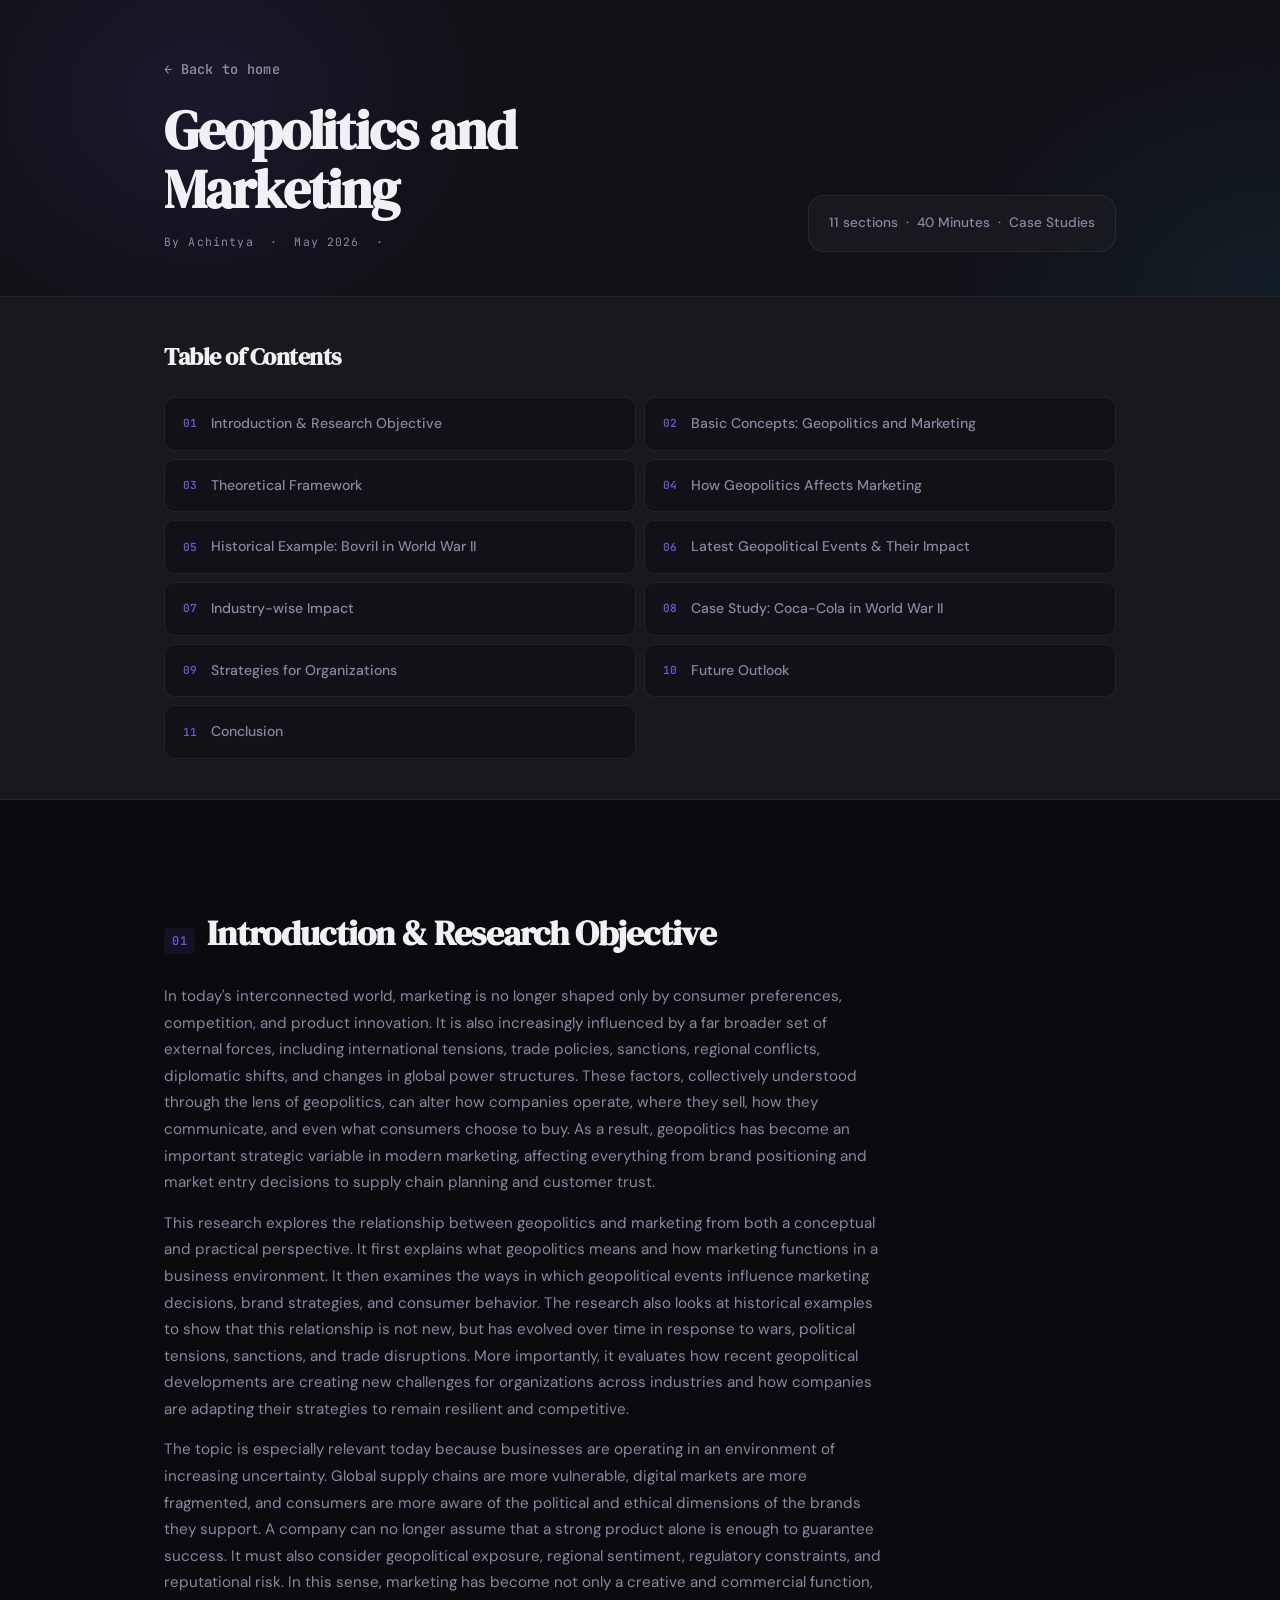
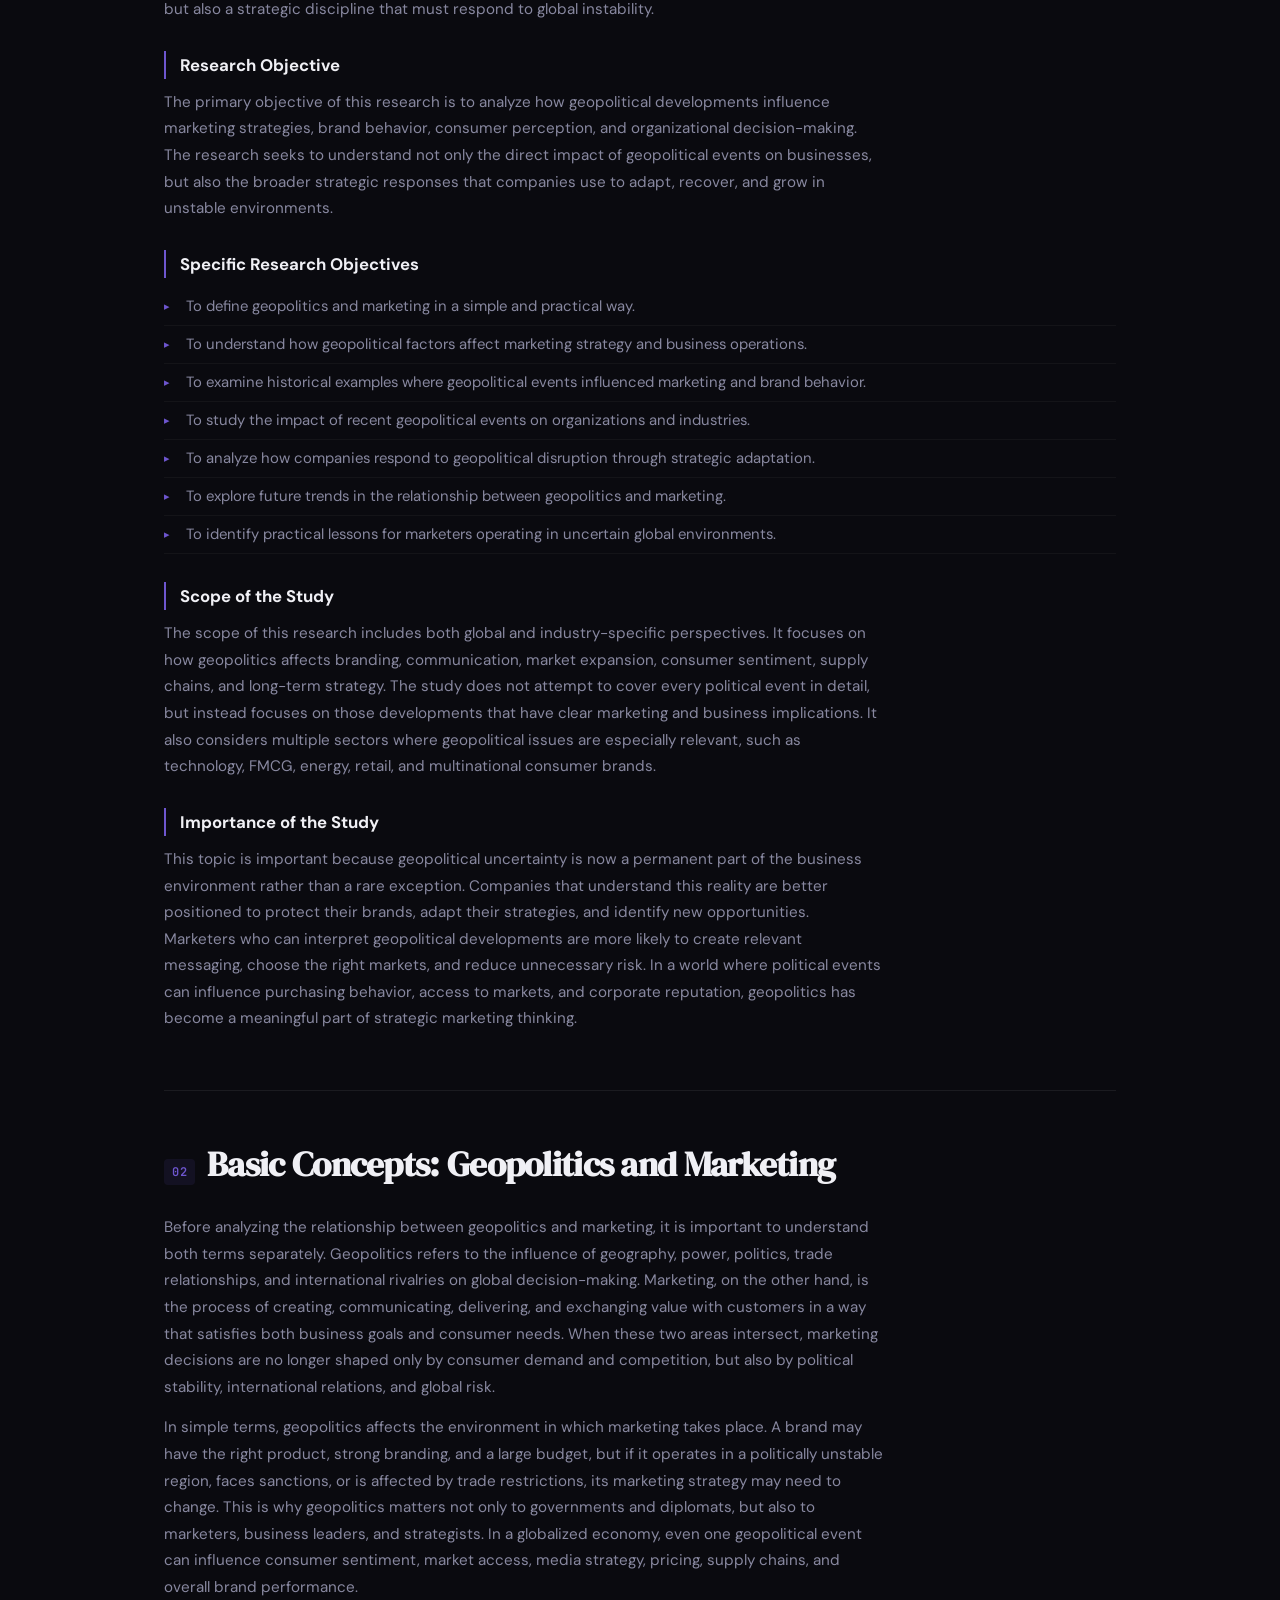
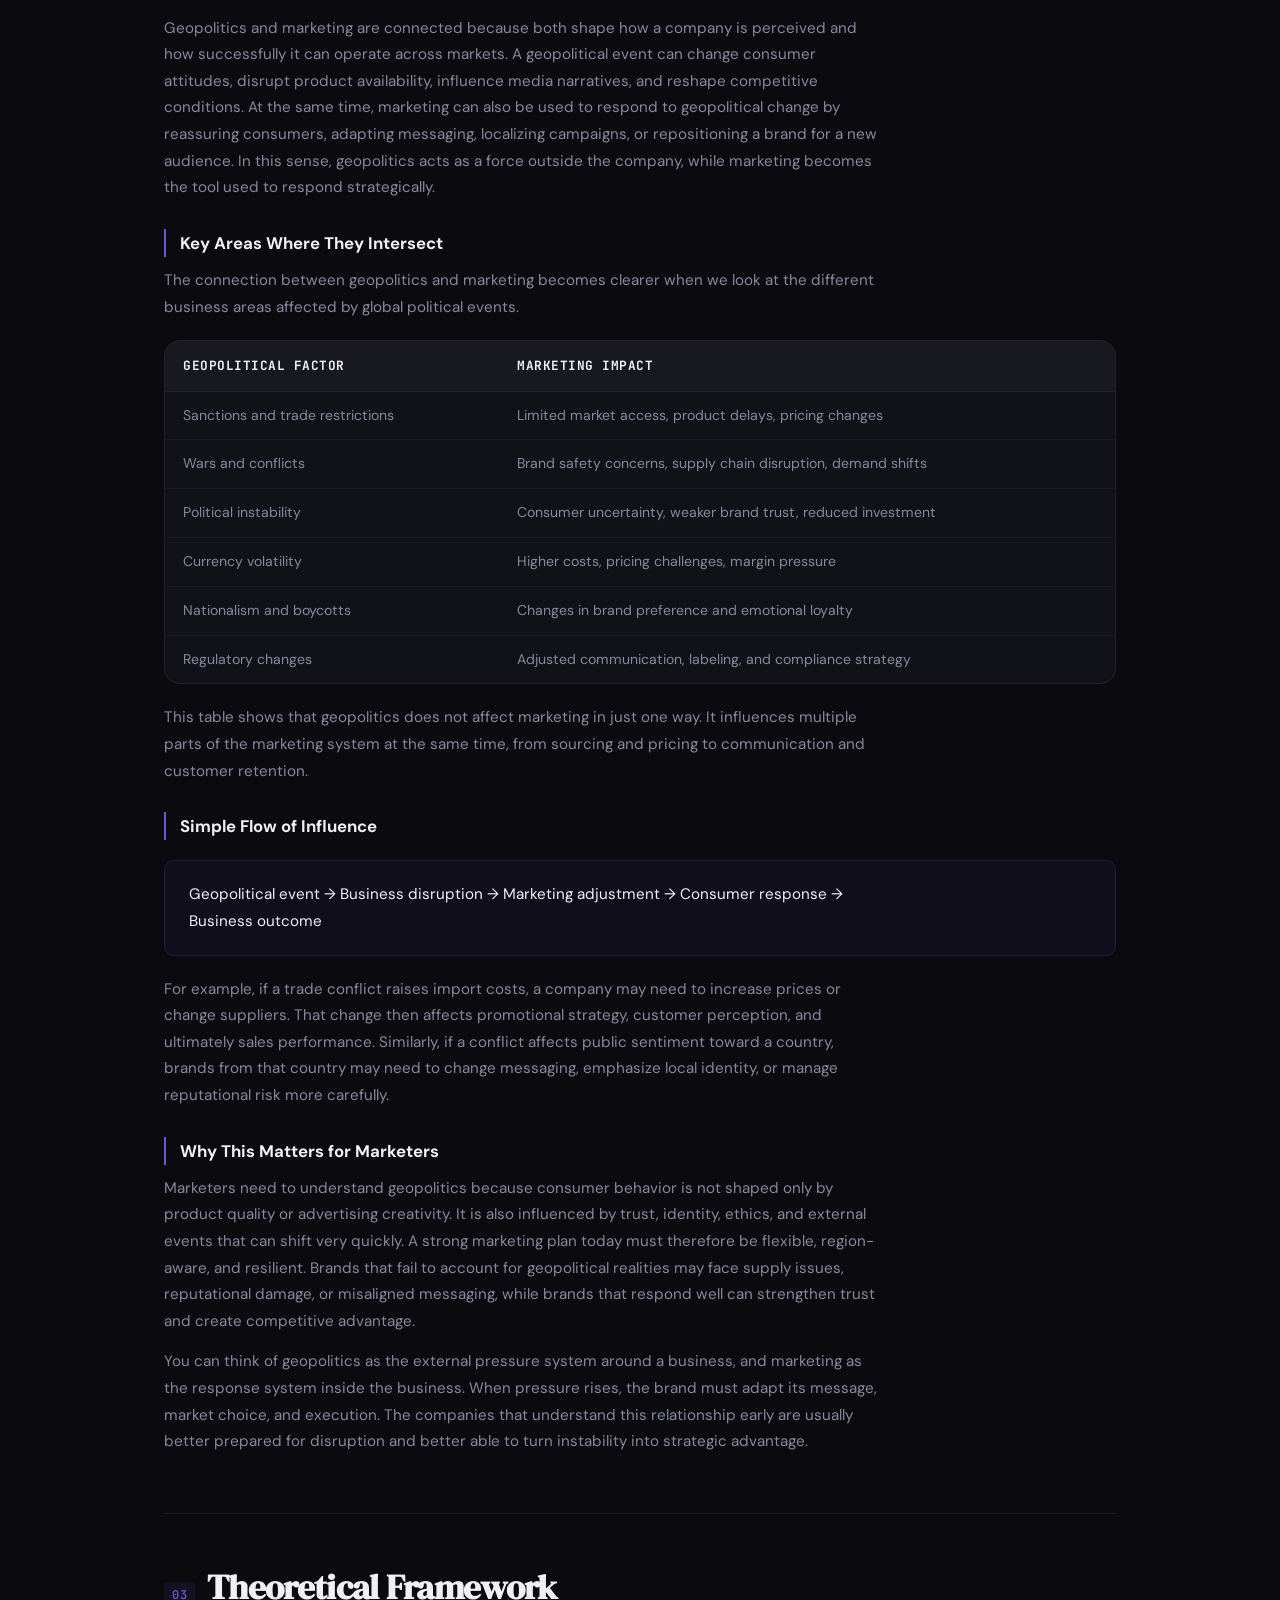
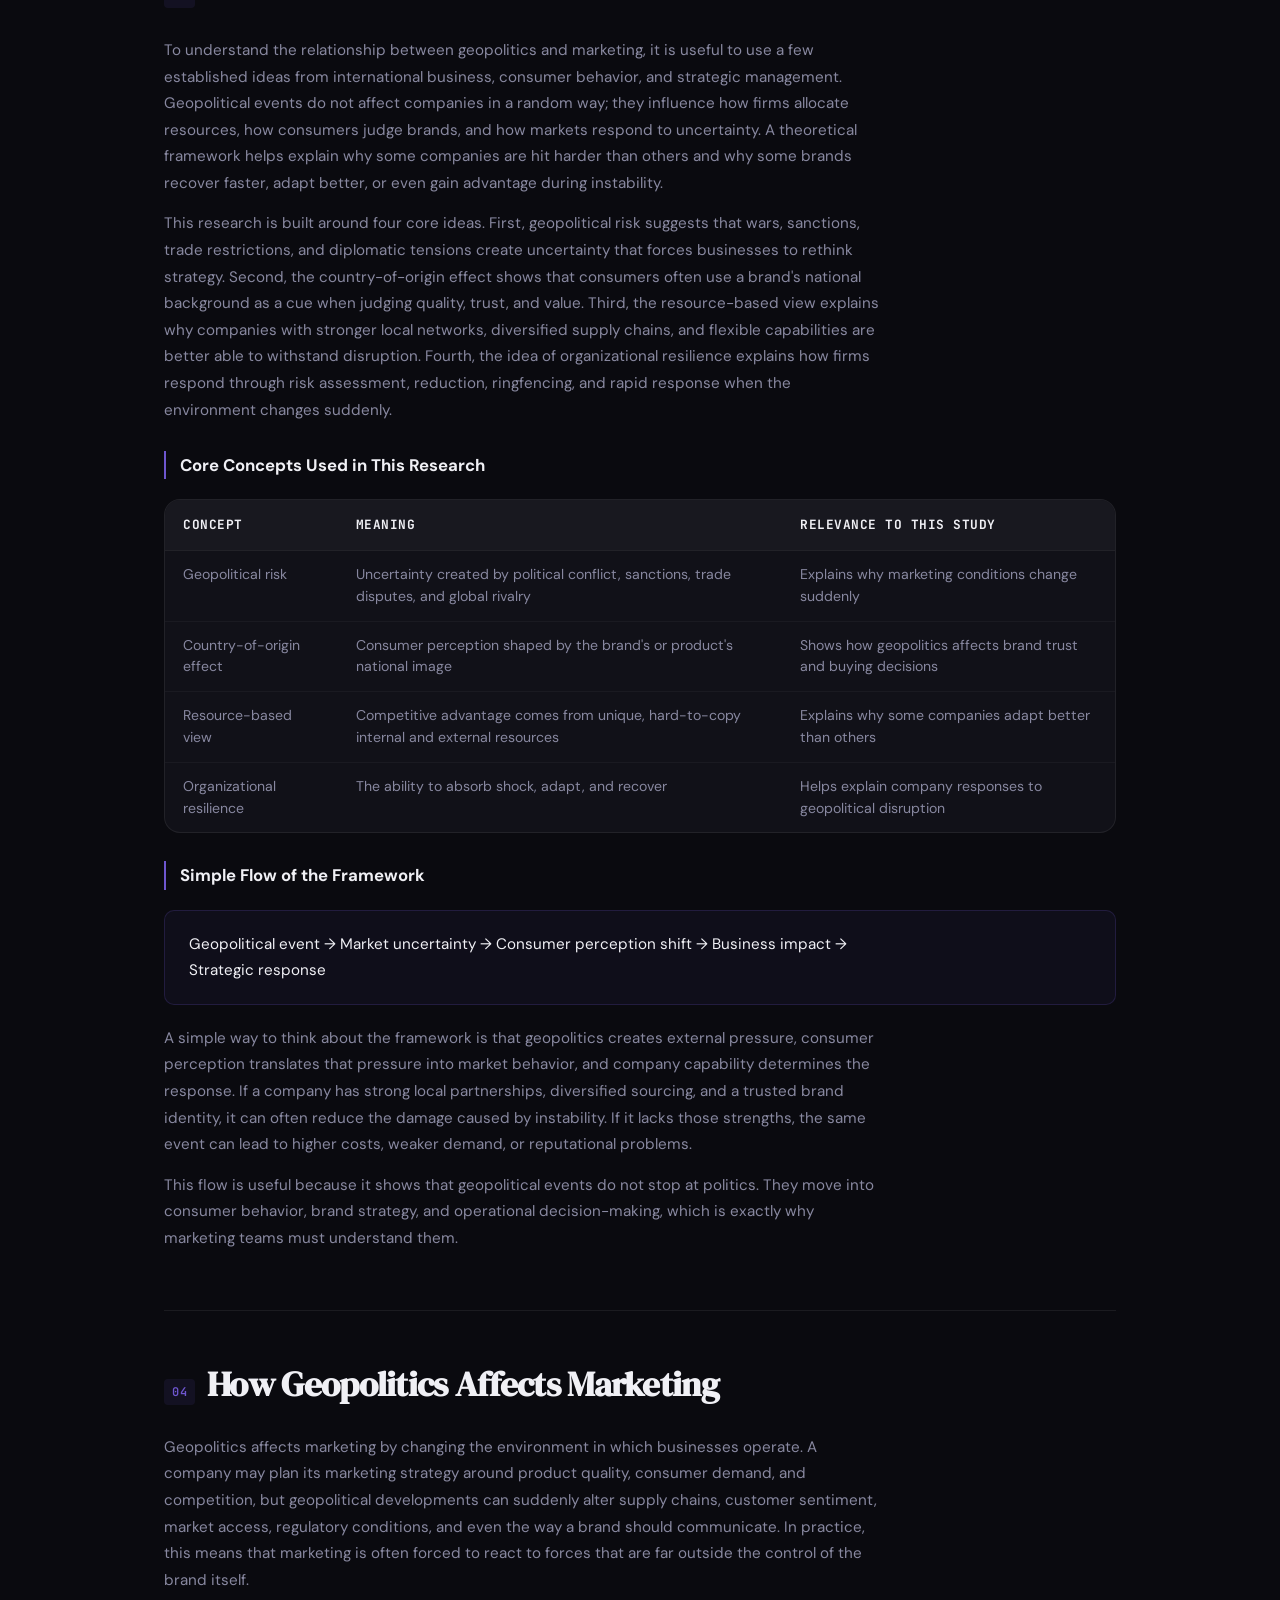
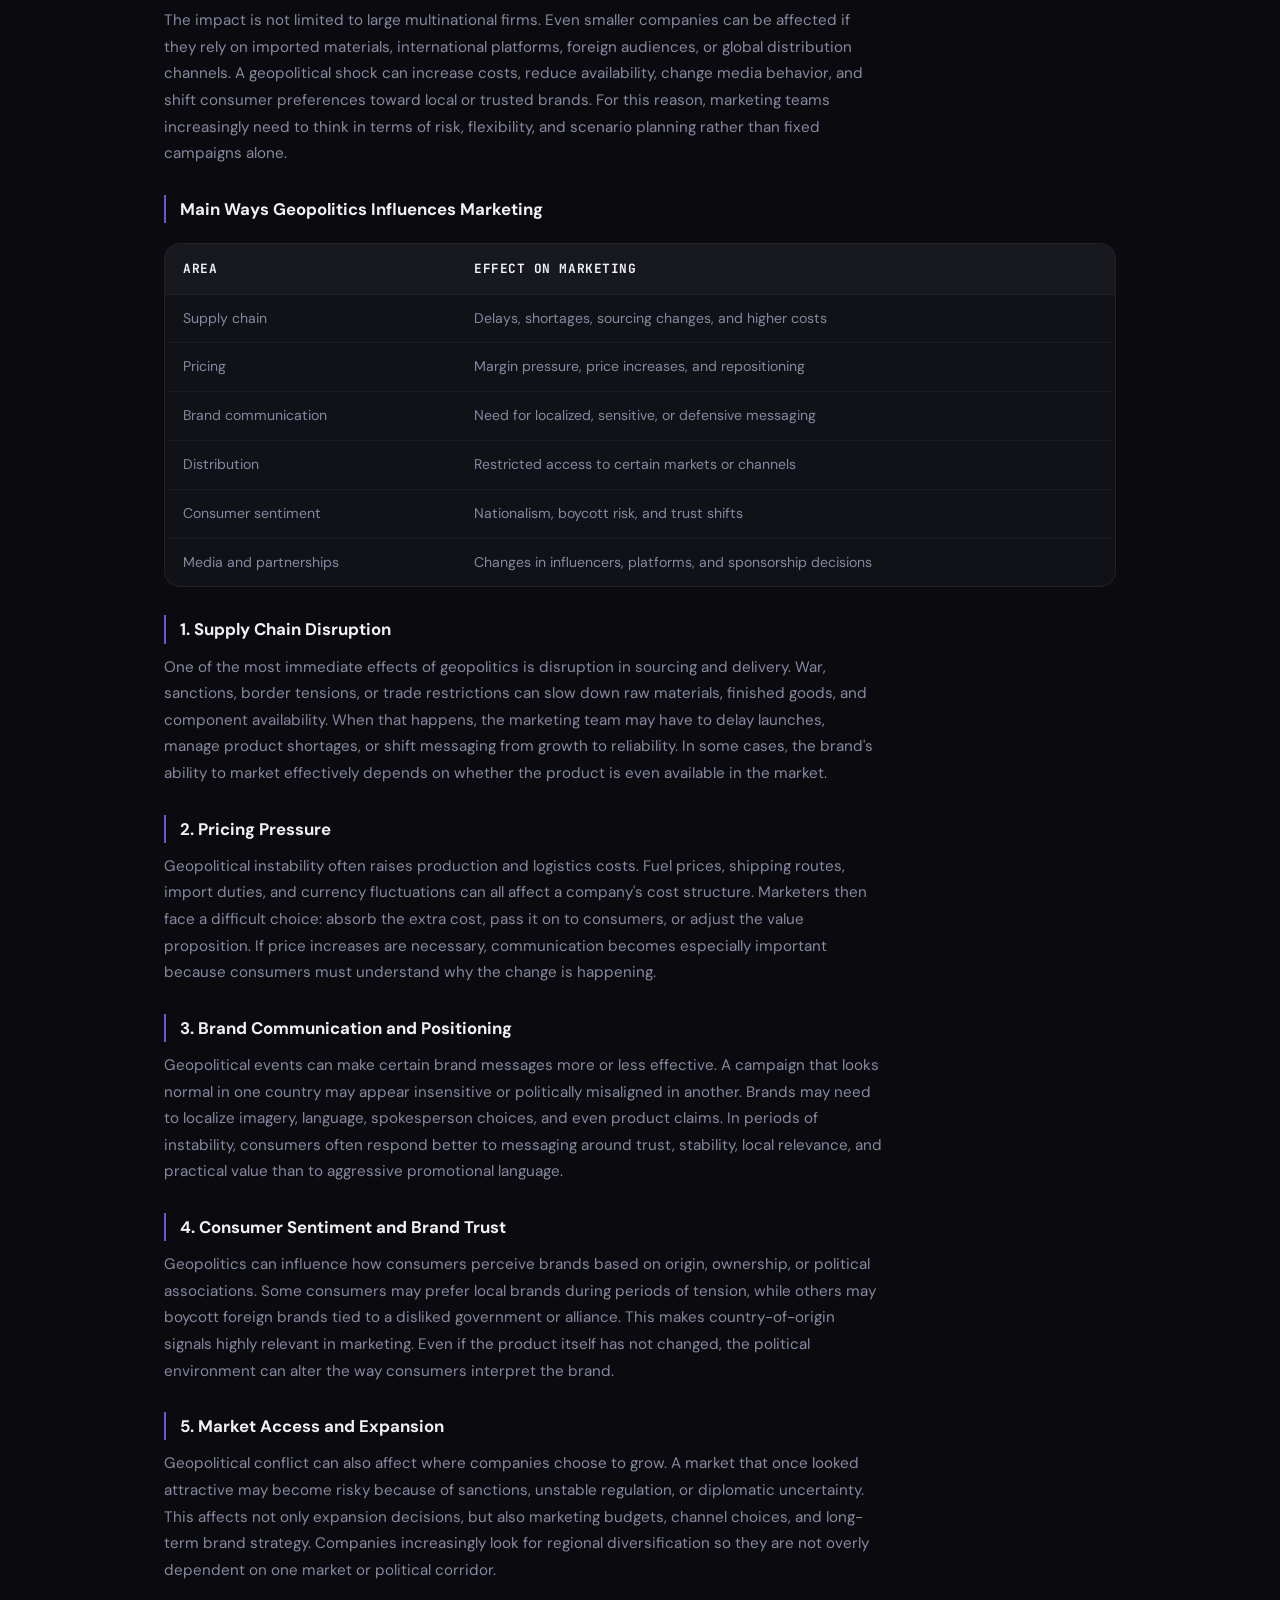
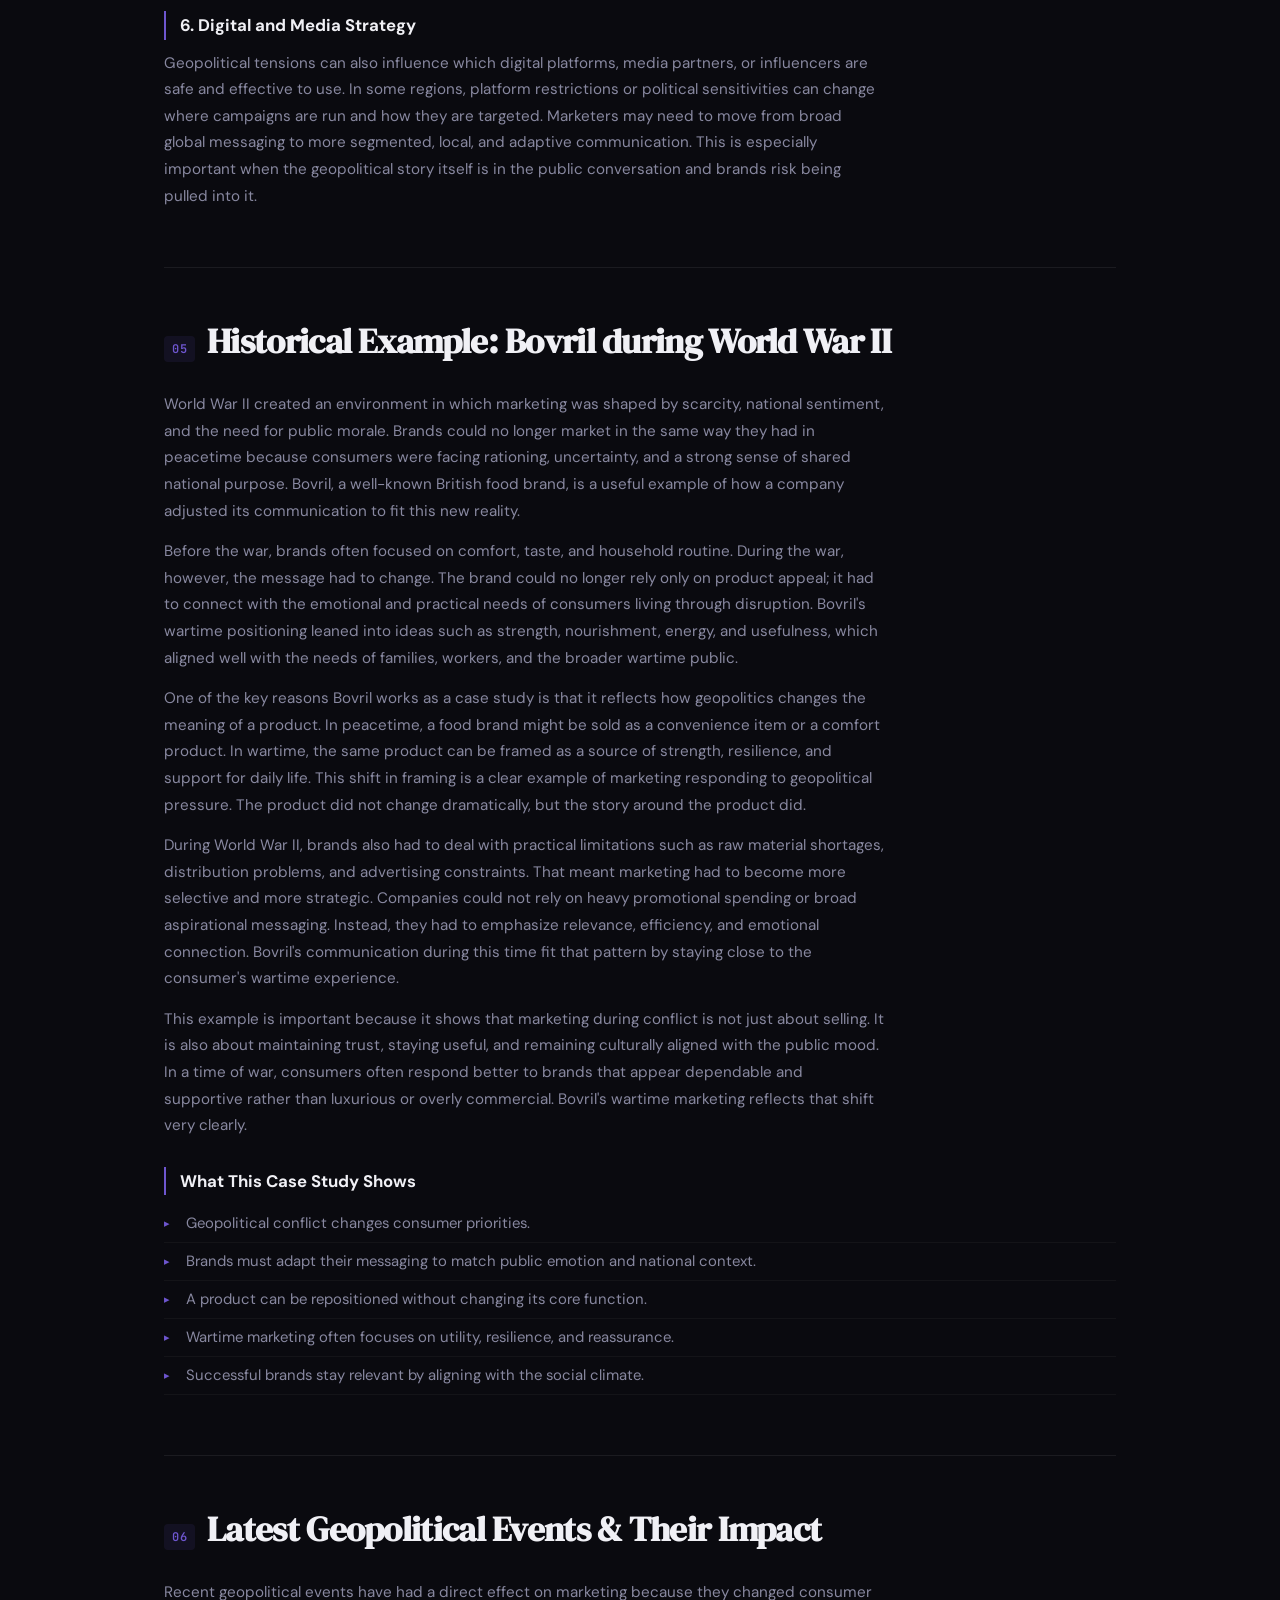
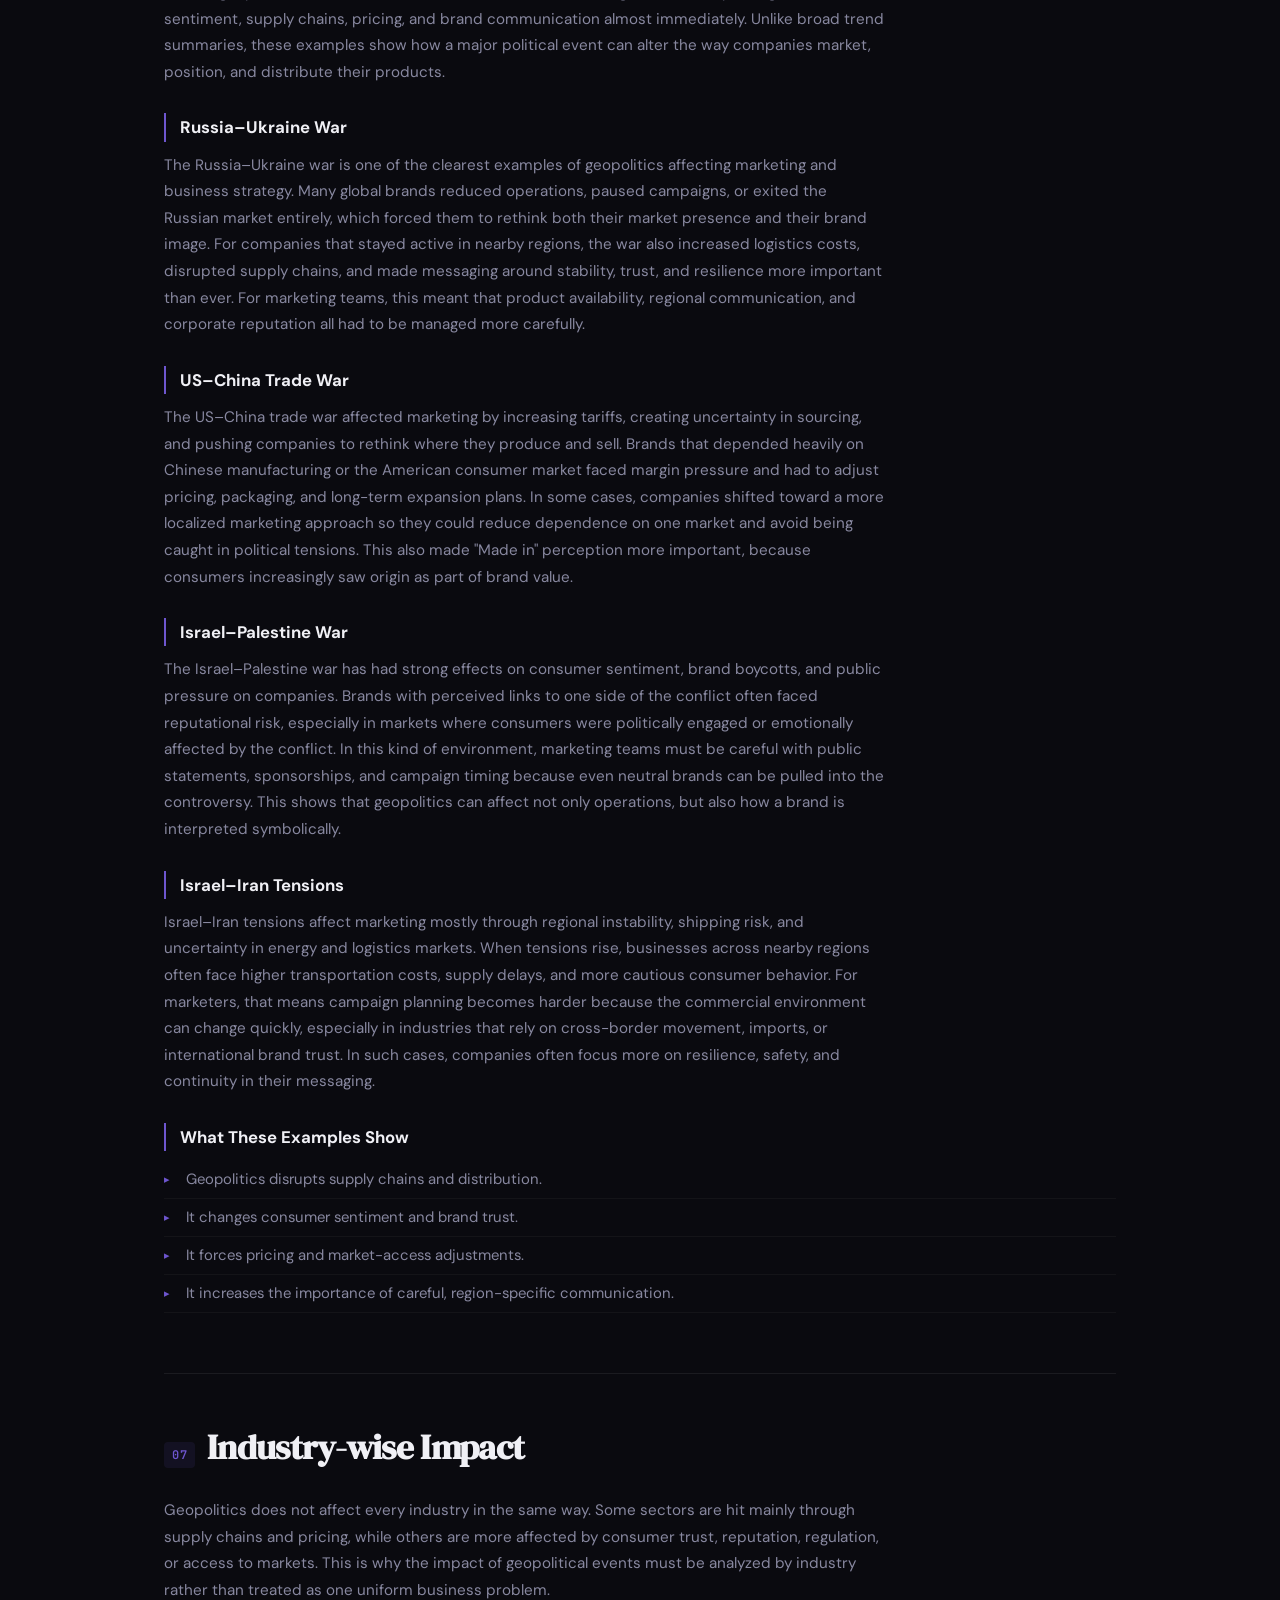
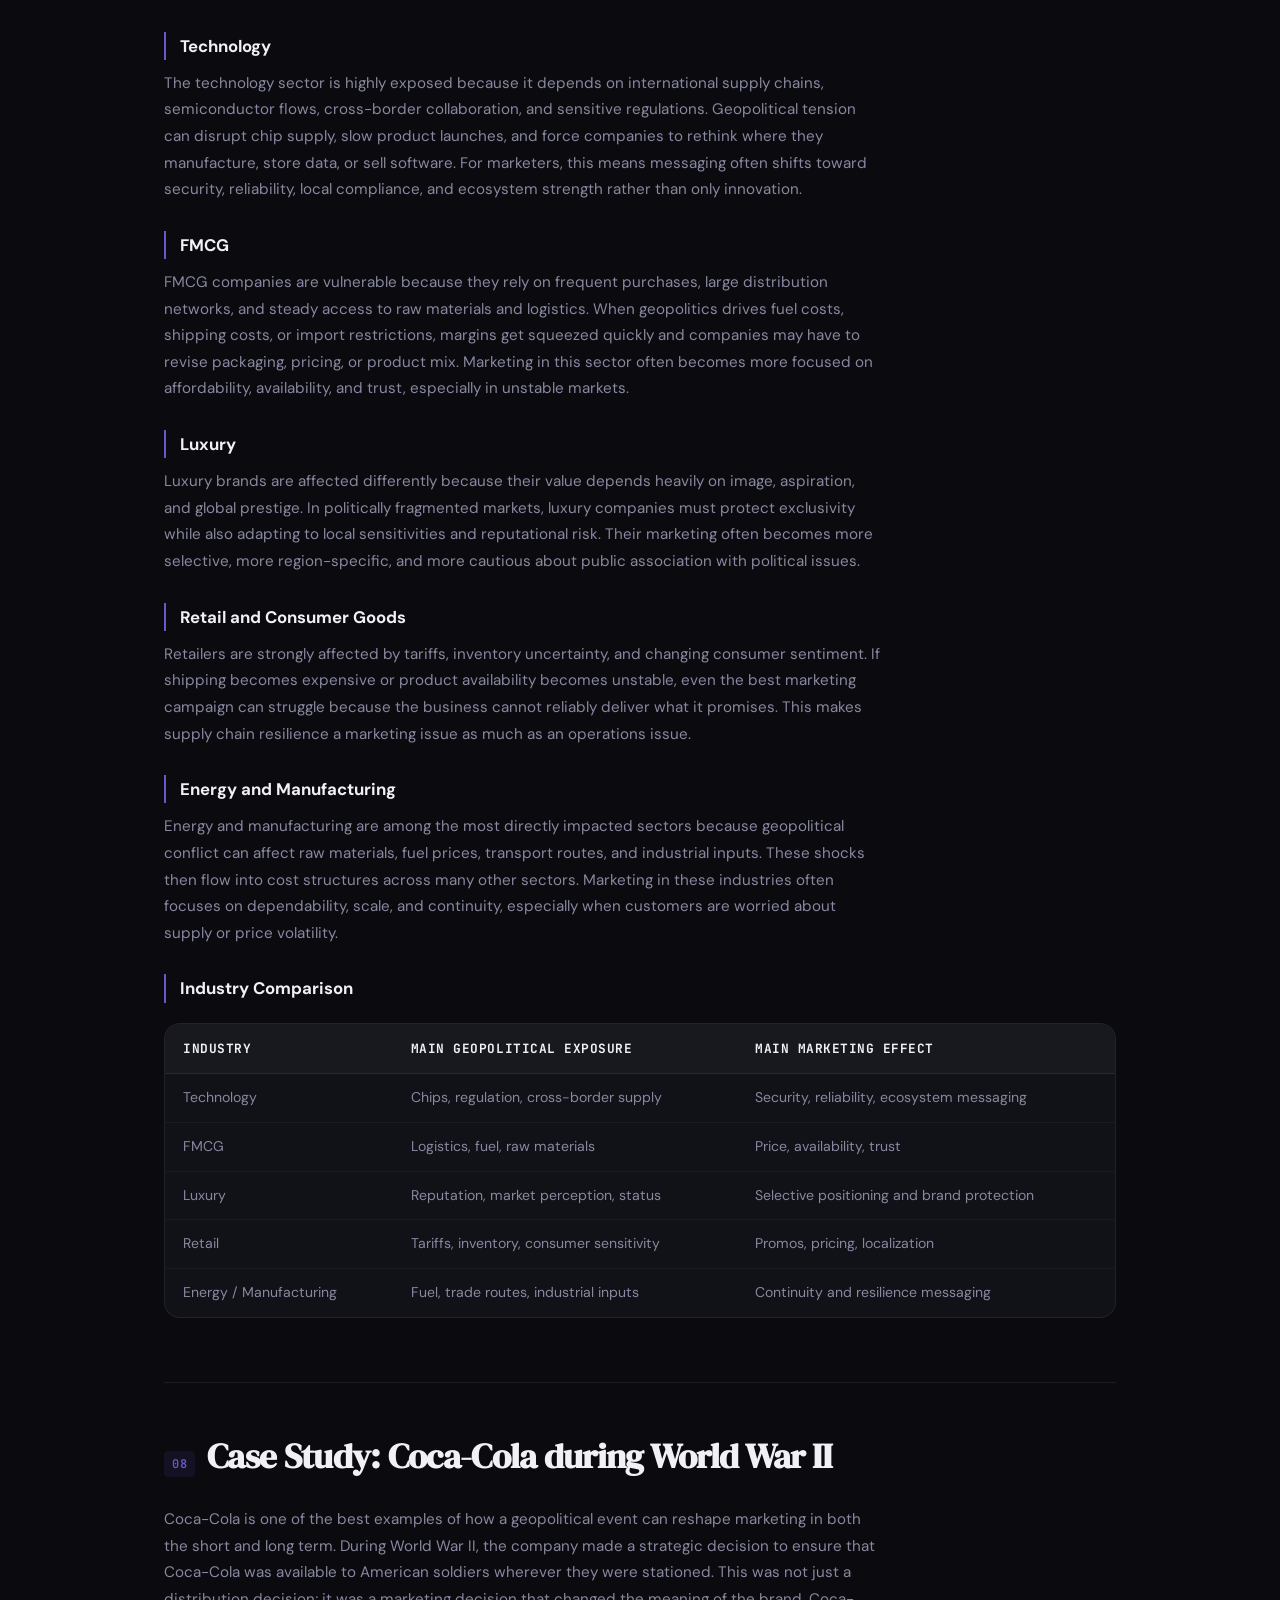
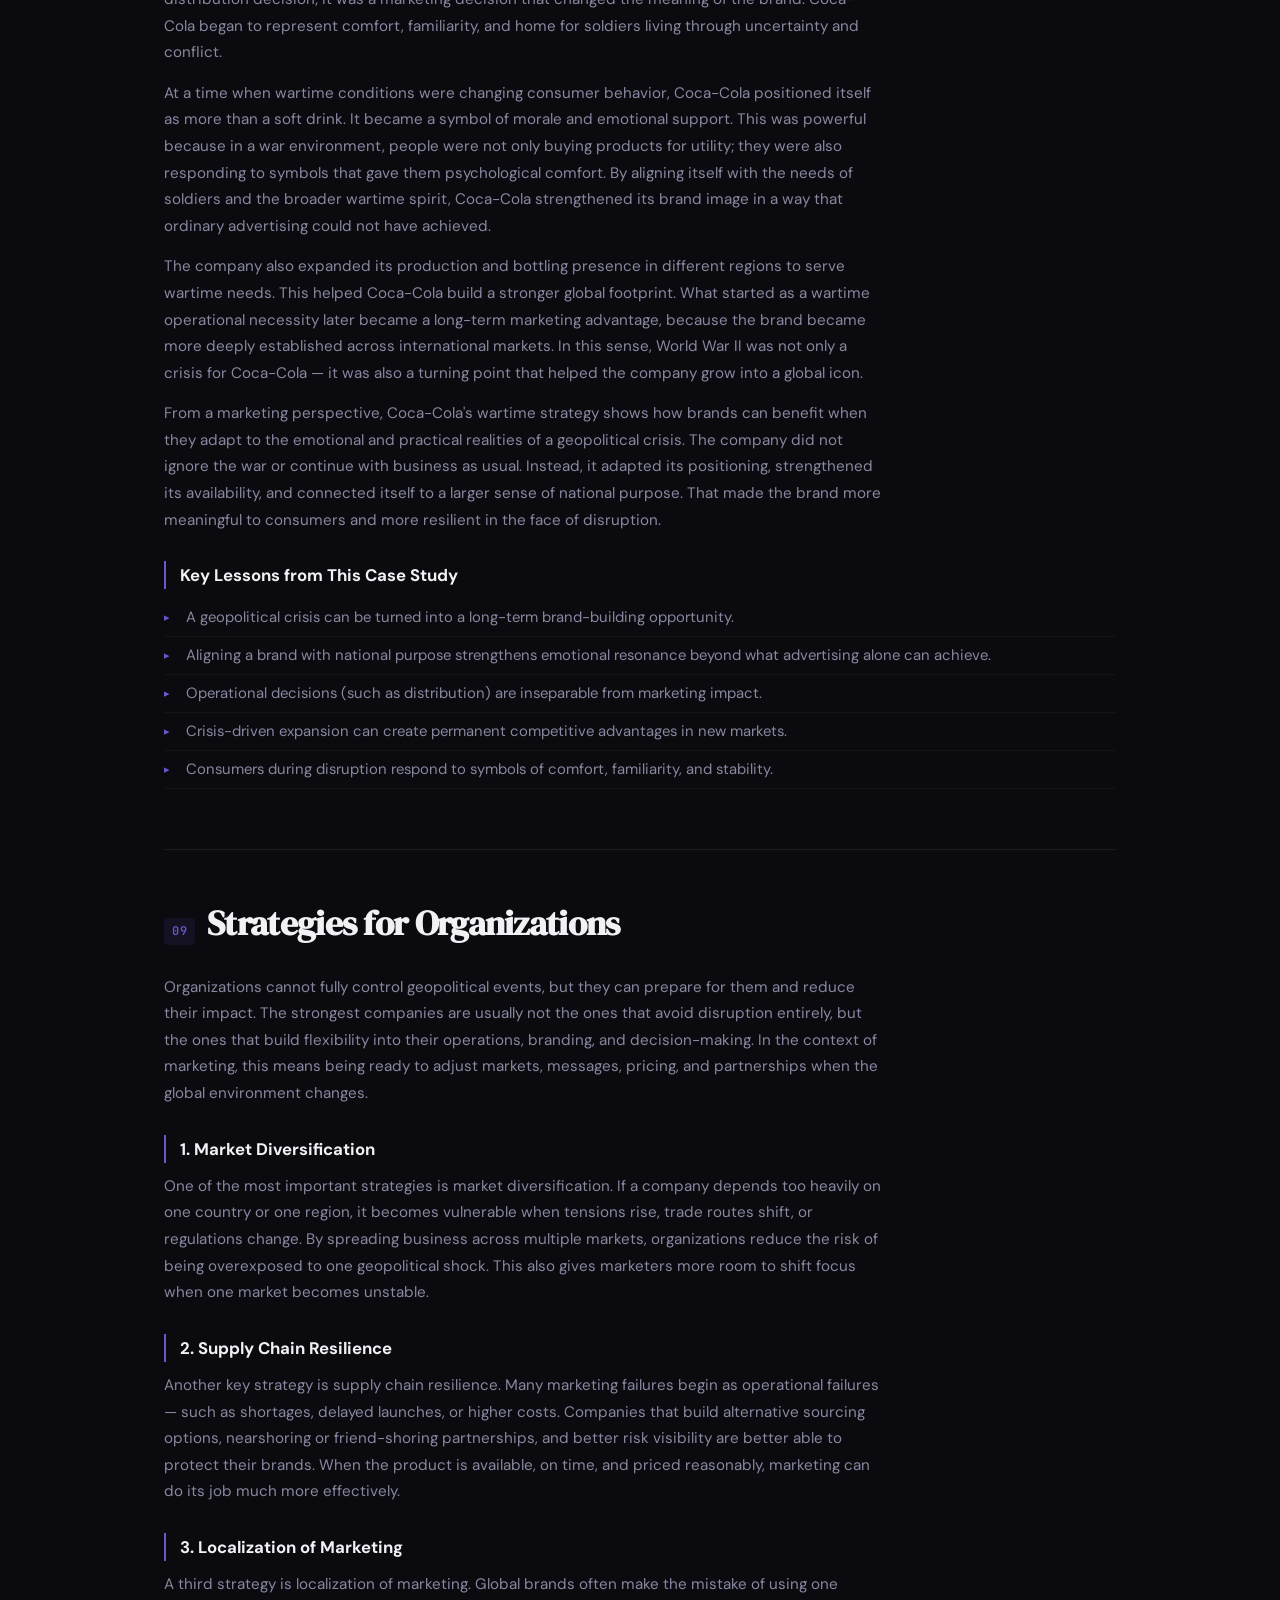
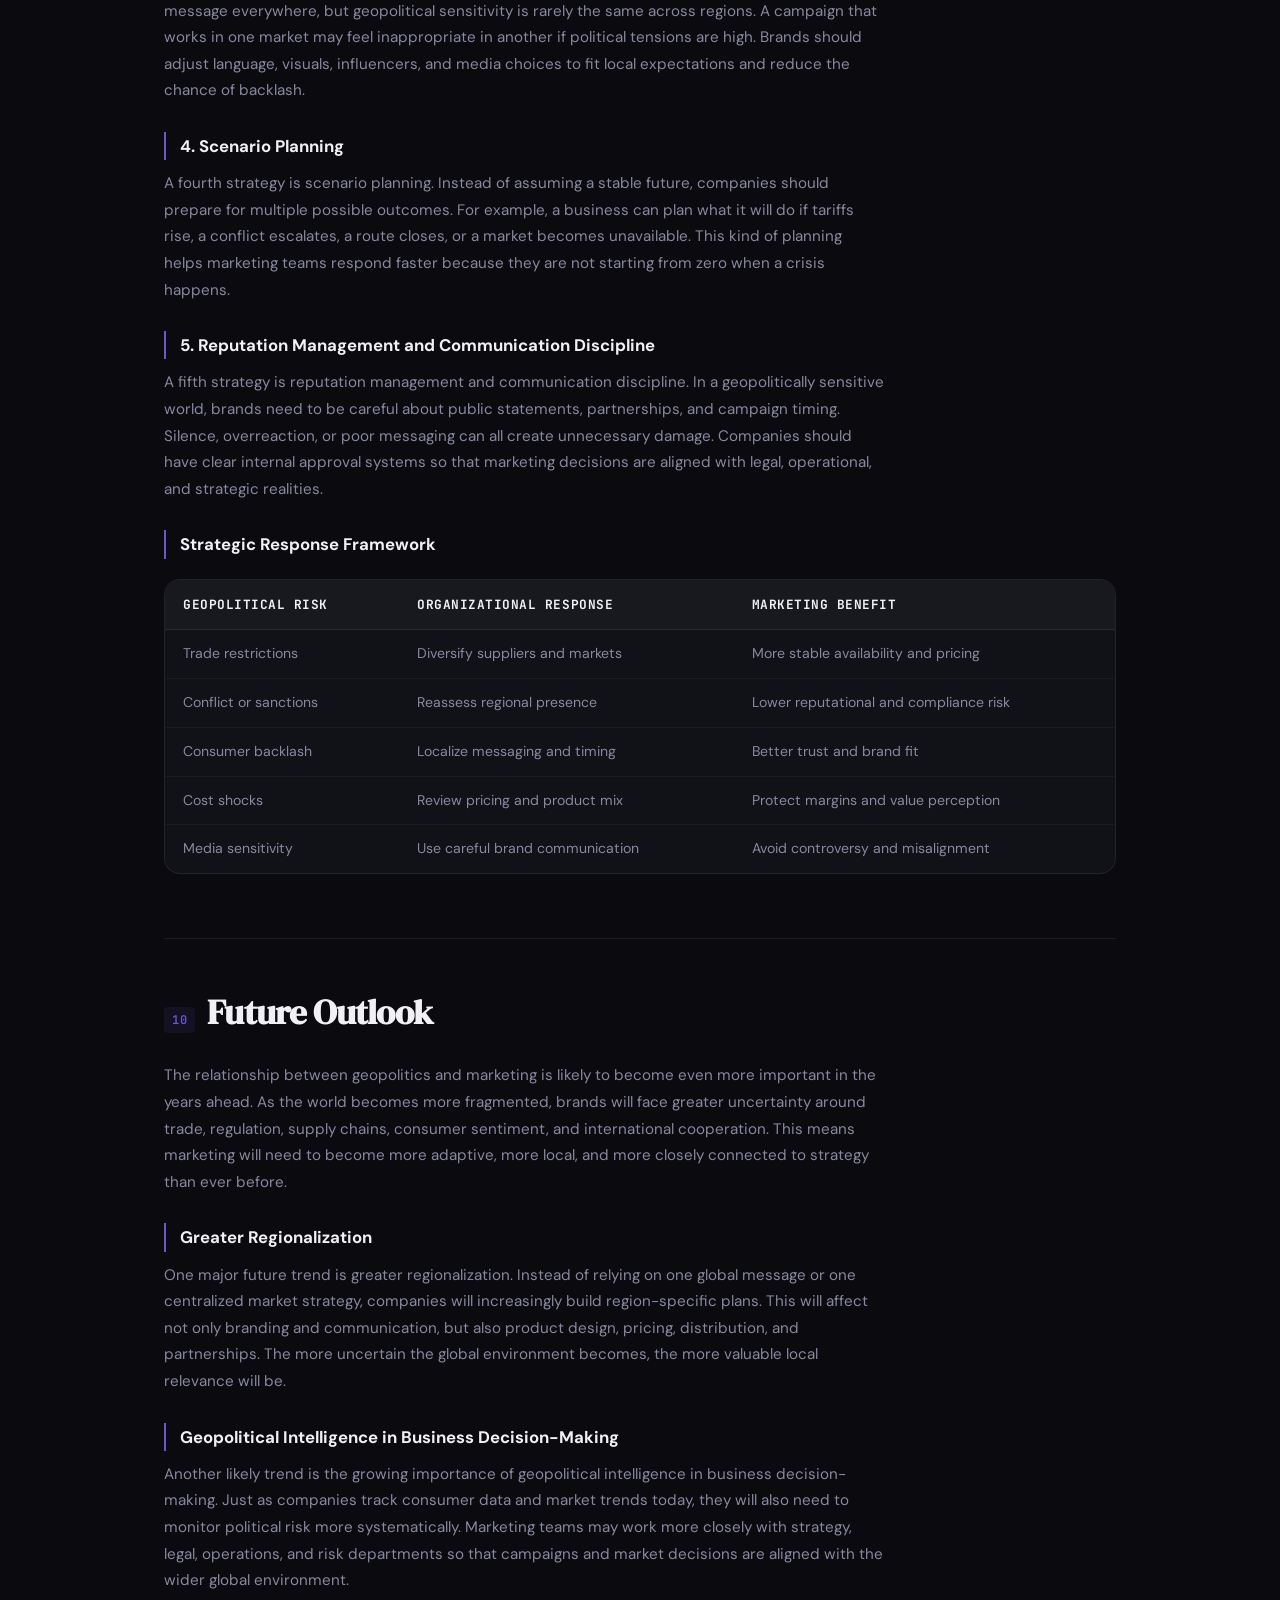
<file: geopolitics-marketing.html>
<!DOCTYPE html>
<html lang="en">
<head>
  <meta charset="UTF-8" />
  <meta name="viewport" content="width=device-width, initial-scale=1.0" />
  <meta name="description" content="Geopolitics and Marketing research by AchintyaAI." />
  <meta name="author" content="AchintyaAI" />
  <title>Geopolitics and Marketing | My Marketing Research</title>
  <link rel="preconnect" href="https://fonts.googleapis.com">
  <link rel="preconnect" href="https://fonts.gstatic.com" crossorigin>
  <link href="https://fonts.googleapis.com/css2?family=DM+Serif+Display:ital@0;1&family=DM+Sans:wght@300;400;500;600;700&family=JetBrains+Mono:wght@400;600&display=swap" rel="stylesheet">
  <link rel="stylesheet" href="css/style.css" />
  <link rel="stylesheet" href="css/research.css" />
</head>
<body>

  <header class="research-header">
    <div class="container research-header-inner">
      <div>
        <a href="index.html" class="back-link">← Back to home</a>
        <h1 class="research-title">Geopolitics and Marketing</h1>
        <p class="research-meta">By Achintya &nbsp;·&nbsp; May 2026 &nbsp;·&nbsp;</p>
      </div>
      <div class="research-badge">11 sections &nbsp;·&nbsp; 40 Minutes &nbsp;·&nbsp; Case Studies</div>
    </div>
  </header>

  <section class="toc-section">
    <div class="container">
      <h2>Table of Contents</h2>
      <nav class="toc-grid">
        <a href="#section1" data-num="01">Introduction &amp; Research Objective</a>
        <a href="#section2" data-num="02">Basic Concepts: Geopolitics and Marketing</a>
        <a href="#section3" data-num="03">Theoretical Framework</a>
        <a href="#section4" data-num="04">How Geopolitics Affects Marketing</a>
        <a href="#section5" data-num="05">Historical Example: Bovril in World War II</a>
        <a href="#section6" data-num="06">Latest Geopolitical Events &amp; Their Impact</a>
        <a href="#section7" data-num="07">Industry-wise Impact</a>
        <a href="#section8" data-num="08">Case Study: Coca-Cola in World War II</a>
        <a href="#section9" data-num="09">Strategies for Organizations</a>
        <a href="#section10" data-num="10">Future Outlook</a>
        <a href="#section11" data-num="11">Conclusion</a>
      </nav>
    </div>
  </section>

  <main class="research-main">
    <div class="container">
      <article class="research-article">

        <!-- ─── SECTION 1 ─── -->
        <section id="section1" class="research-section">
          <h2><span class="section-num">01</span> Introduction &amp; Research Objective</h2>
          <p>In today's interconnected world, marketing is no longer shaped only by consumer preferences, competition, and product innovation. It is also increasingly influenced by a far broader set of external forces, including international tensions, trade policies, sanctions, regional conflicts, diplomatic shifts, and changes in global power structures. These factors, collectively understood through the lens of geopolitics, can alter how companies operate, where they sell, how they communicate, and even what consumers choose to buy. As a result, geopolitics has become an important strategic variable in modern marketing, affecting everything from brand positioning and market entry decisions to supply chain planning and customer trust.</p>
          <p>This research explores the relationship between geopolitics and marketing from both a conceptual and practical perspective. It first explains what geopolitics means and how marketing functions in a business environment. It then examines the ways in which geopolitical events influence marketing decisions, brand strategies, and consumer behavior. The research also looks at historical examples to show that this relationship is not new, but has evolved over time in response to wars, political tensions, sanctions, and trade disruptions. More importantly, it evaluates how recent geopolitical developments are creating new challenges for organizations across industries and how companies are adapting their strategies to remain resilient and competitive.</p>
          <p>The topic is especially relevant today because businesses are operating in an environment of increasing uncertainty. Global supply chains are more vulnerable, digital markets are more fragmented, and consumers are more aware of the political and ethical dimensions of the brands they support. A company can no longer assume that a strong product alone is enough to guarantee success. It must also consider geopolitical exposure, regional sentiment, regulatory constraints, and reputational risk. In this sense, marketing has become not only a creative and commercial function, but also a strategic discipline that must respond to global instability.</p>

          <h3>Research Objective</h3>
          <p>The primary objective of this research is to analyze how geopolitical developments influence marketing strategies, brand behavior, consumer perception, and organizational decision-making. The research seeks to understand not only the direct impact of geopolitical events on businesses, but also the broader strategic responses that companies use to adapt, recover, and grow in unstable environments.</p>

          <h3>Specific Research Objectives</h3>
          <ul>
            <li>To define geopolitics and marketing in a simple and practical way.</li>
            <li>To understand how geopolitical factors affect marketing strategy and business operations.</li>
            <li>To examine historical examples where geopolitical events influenced marketing and brand behavior.</li>
            <li>To study the impact of recent geopolitical events on organizations and industries.</li>
            <li>To analyze how companies respond to geopolitical disruption through strategic adaptation.</li>
            <li>To explore future trends in the relationship between geopolitics and marketing.</li>
            <li>To identify practical lessons for marketers operating in uncertain global environments.</li>
          </ul>

          <h3>Scope of the Study</h3>
          <p>The scope of this research includes both global and industry-specific perspectives. It focuses on how geopolitics affects branding, communication, market expansion, consumer sentiment, supply chains, and long-term strategy. The study does not attempt to cover every political event in detail, but instead focuses on those developments that have clear marketing and business implications. It also considers multiple sectors where geopolitical issues are especially relevant, such as technology, FMCG, energy, retail, and multinational consumer brands.</p>

          <h3>Importance of the Study</h3>
          <p>This topic is important because geopolitical uncertainty is now a permanent part of the business environment rather than a rare exception. Companies that understand this reality are better positioned to protect their brands, adapt their strategies, and identify new opportunities. Marketers who can interpret geopolitical developments are more likely to create relevant messaging, choose the right markets, and reduce unnecessary risk. In a world where political events can influence purchasing behavior, access to markets, and corporate reputation, geopolitics has become a meaningful part of strategic marketing thinking.</p>
        </section>

        <!-- ─── SECTION 2 ─── -->
        <section id="section2" class="research-section">
          <h2><span class="section-num">02</span> Basic Concepts: Geopolitics and Marketing</h2>
          <p>Before analyzing the relationship between geopolitics and marketing, it is important to understand both terms separately. Geopolitics refers to the influence of geography, power, politics, trade relationships, and international rivalries on global decision-making. Marketing, on the other hand, is the process of creating, communicating, delivering, and exchanging value with customers in a way that satisfies both business goals and consumer needs. When these two areas intersect, marketing decisions are no longer shaped only by consumer demand and competition, but also by political stability, international relations, and global risk.</p>
          <p>In simple terms, geopolitics affects the environment in which marketing takes place. A brand may have the right product, strong branding, and a large budget, but if it operates in a politically unstable region, faces sanctions, or is affected by trade restrictions, its marketing strategy may need to change. This is why geopolitics matters not only to governments and diplomats, but also to marketers, business leaders, and strategists. In a globalized economy, even one geopolitical event can influence consumer sentiment, market access, media strategy, pricing, supply chains, and overall brand performance.</p>
          <p>Geopolitics and marketing are connected because both shape how a company is perceived and how successfully it can operate across markets. A geopolitical event can change consumer attitudes, disrupt product availability, influence media narratives, and reshape competitive conditions. At the same time, marketing can also be used to respond to geopolitical change by reassuring consumers, adapting messaging, localizing campaigns, or repositioning a brand for a new audience. In this sense, geopolitics acts as a force outside the company, while marketing becomes the tool used to respond strategically.</p>

          <h3>Key Areas Where They Intersect</h3>
          <p>The connection between geopolitics and marketing becomes clearer when we look at the different business areas affected by global political events.</p>
          <div class="table-wrap">
            <table>
              <thead><tr><th>Geopolitical Factor</th><th>Marketing Impact</th></tr></thead>
              <tbody>
                <tr><td>Sanctions and trade restrictions</td><td>Limited market access, product delays, pricing changes</td></tr>
                <tr><td>Wars and conflicts</td><td>Brand safety concerns, supply chain disruption, demand shifts</td></tr>
                <tr><td>Political instability</td><td>Consumer uncertainty, weaker brand trust, reduced investment</td></tr>
                <tr><td>Currency volatility</td><td>Higher costs, pricing challenges, margin pressure</td></tr>
                <tr><td>Nationalism and boycotts</td><td>Changes in brand preference and emotional loyalty</td></tr>
                <tr><td>Regulatory changes</td><td>Adjusted communication, labeling, and compliance strategy</td></tr>
              </tbody>
            </table>
          </div>
          <p>This table shows that geopolitics does not affect marketing in just one way. It influences multiple parts of the marketing system at the same time, from sourcing and pricing to communication and customer retention.</p>

          <h3>Simple Flow of Influence</h3>
          <div class="highlight-box">
            <p>Geopolitical event → Business disruption → Marketing adjustment → Consumer response → Business outcome</p>
          </div>
          <p>For example, if a trade conflict raises import costs, a company may need to increase prices or change suppliers. That change then affects promotional strategy, customer perception, and ultimately sales performance. Similarly, if a conflict affects public sentiment toward a country, brands from that country may need to change messaging, emphasize local identity, or manage reputational risk more carefully.</p>

          <h3>Why This Matters for Marketers</h3>
          <p>Marketers need to understand geopolitics because consumer behavior is not shaped only by product quality or advertising creativity. It is also influenced by trust, identity, ethics, and external events that can shift very quickly. A strong marketing plan today must therefore be flexible, region-aware, and resilient. Brands that fail to account for geopolitical realities may face supply issues, reputational damage, or misaligned messaging, while brands that respond well can strengthen trust and create competitive advantage.</p>
          <p>You can think of geopolitics as the external pressure system around a business, and marketing as the response system inside the business. When pressure rises, the brand must adapt its message, market choice, and execution. The companies that understand this relationship early are usually better prepared for disruption and better able to turn instability into strategic advantage.</p>
        </section>

        <!-- ─── SECTION 3 ─── -->
        <section id="section3" class="research-section">
          <h2><span class="section-num">03</span> Theoretical Framework</h2>
          <p>To understand the relationship between geopolitics and marketing, it is useful to use a few established ideas from international business, consumer behavior, and strategic management. Geopolitical events do not affect companies in a random way; they influence how firms allocate resources, how consumers judge brands, and how markets respond to uncertainty. A theoretical framework helps explain why some companies are hit harder than others and why some brands recover faster, adapt better, or even gain advantage during instability.</p>
          <p>This research is built around four core ideas. First, geopolitical risk suggests that wars, sanctions, trade restrictions, and diplomatic tensions create uncertainty that forces businesses to rethink strategy. Second, the country-of-origin effect shows that consumers often use a brand's national background as a cue when judging quality, trust, and value. Third, the resource-based view explains why companies with stronger local networks, diversified supply chains, and flexible capabilities are better able to withstand disruption. Fourth, the idea of organizational resilience explains how firms respond through risk assessment, reduction, ringfencing, and rapid response when the environment changes suddenly.</p>

          <h3>Core Concepts Used in This Research</h3>
          <div class="table-wrap">
            <table>
              <thead><tr><th>Concept</th><th>Meaning</th><th>Relevance to This Study</th></tr></thead>
              <tbody>
                <tr><td>Geopolitical risk</td><td>Uncertainty created by political conflict, sanctions, trade disputes, and global rivalry</td><td>Explains why marketing conditions change suddenly</td></tr>
                <tr><td>Country-of-origin effect</td><td>Consumer perception shaped by the brand's or product's national image</td><td>Shows how geopolitics affects brand trust and buying decisions</td></tr>
                <tr><td>Resource-based view</td><td>Competitive advantage comes from unique, hard-to-copy internal and external resources</td><td>Explains why some companies adapt better than others</td></tr>
                <tr><td>Organizational resilience</td><td>The ability to absorb shock, adapt, and recover</td><td>Helps explain company responses to geopolitical disruption</td></tr>
              </tbody>
            </table>
          </div>

          <h3>Simple Flow of the Framework</h3>
          <div class="highlight-box">
            <p>Geopolitical event → Market uncertainty → Consumer perception shift → Business impact → Strategic response</p>
          </div>
          <p>A simple way to think about the framework is that geopolitics creates external pressure, consumer perception translates that pressure into market behavior, and company capability determines the response. If a company has strong local partnerships, diversified sourcing, and a trusted brand identity, it can often reduce the damage caused by instability. If it lacks those strengths, the same event can lead to higher costs, weaker demand, or reputational problems.</p>
          <p>This flow is useful because it shows that geopolitical events do not stop at politics. They move into consumer behavior, brand strategy, and operational decision-making, which is exactly why marketing teams must understand them.</p>
        </section>

        <!-- ─── SECTION 4 ─── -->
        <section id="section4" class="research-section">
          <h2><span class="section-num">04</span> How Geopolitics Affects Marketing</h2>
          <p>Geopolitics affects marketing by changing the environment in which businesses operate. A company may plan its marketing strategy around product quality, consumer demand, and competition, but geopolitical developments can suddenly alter supply chains, customer sentiment, market access, regulatory conditions, and even the way a brand should communicate. In practice, this means that marketing is often forced to react to forces that are far outside the control of the brand itself.</p>
          <p>The impact is not limited to large multinational firms. Even smaller companies can be affected if they rely on imported materials, international platforms, foreign audiences, or global distribution channels. A geopolitical shock can increase costs, reduce availability, change media behavior, and shift consumer preferences toward local or trusted brands. For this reason, marketing teams increasingly need to think in terms of risk, flexibility, and scenario planning rather than fixed campaigns alone.</p>

          <h3>Main Ways Geopolitics Influences Marketing</h3>
          <div class="table-wrap">
            <table>
              <thead><tr><th>Area</th><th>Effect on Marketing</th></tr></thead>
              <tbody>
                <tr><td>Supply chain</td><td>Delays, shortages, sourcing changes, and higher costs</td></tr>
                <tr><td>Pricing</td><td>Margin pressure, price increases, and repositioning</td></tr>
                <tr><td>Brand communication</td><td>Need for localized, sensitive, or defensive messaging</td></tr>
                <tr><td>Distribution</td><td>Restricted access to certain markets or channels</td></tr>
                <tr><td>Consumer sentiment</td><td>Nationalism, boycott risk, and trust shifts</td></tr>
                <tr><td>Media and partnerships</td><td>Changes in influencers, platforms, and sponsorship decisions</td></tr>
              </tbody>
            </table>
          </div>

          <h3>1. Supply Chain Disruption</h3>
          <p>One of the most immediate effects of geopolitics is disruption in sourcing and delivery. War, sanctions, border tensions, or trade restrictions can slow down raw materials, finished goods, and component availability. When that happens, the marketing team may have to delay launches, manage product shortages, or shift messaging from growth to reliability. In some cases, the brand's ability to market effectively depends on whether the product is even available in the market.</p>

          <h3>2. Pricing Pressure</h3>
          <p>Geopolitical instability often raises production and logistics costs. Fuel prices, shipping routes, import duties, and currency fluctuations can all affect a company's cost structure. Marketers then face a difficult choice: absorb the extra cost, pass it on to consumers, or adjust the value proposition. If price increases are necessary, communication becomes especially important because consumers must understand why the change is happening.</p>

          <h3>3. Brand Communication and Positioning</h3>
          <p>Geopolitical events can make certain brand messages more or less effective. A campaign that looks normal in one country may appear insensitive or politically misaligned in another. Brands may need to localize imagery, language, spokesperson choices, and even product claims. In periods of instability, consumers often respond better to messaging around trust, stability, local relevance, and practical value than to aggressive promotional language.</p>

          <h3>4. Consumer Sentiment and Brand Trust</h3>
          <p>Geopolitics can influence how consumers perceive brands based on origin, ownership, or political associations. Some consumers may prefer local brands during periods of tension, while others may boycott foreign brands tied to a disliked government or alliance. This makes country-of-origin signals highly relevant in marketing. Even if the product itself has not changed, the political environment can alter the way consumers interpret the brand.</p>

          <h3>5. Market Access and Expansion</h3>
          <p>Geopolitical conflict can also affect where companies choose to grow. A market that once looked attractive may become risky because of sanctions, unstable regulation, or diplomatic uncertainty. This affects not only expansion decisions, but also marketing budgets, channel choices, and long-term brand strategy. Companies increasingly look for regional diversification so they are not overly dependent on one market or political corridor.</p>

          <h3>6. Digital and Media Strategy</h3>
          <p>Geopolitical tensions can also influence which digital platforms, media partners, or influencers are safe and effective to use. In some regions, platform restrictions or political sensitivities can change where campaigns are run and how they are targeted. Marketers may need to move from broad global messaging to more segmented, local, and adaptive communication. This is especially important when the geopolitical story itself is in the public conversation and brands risk being pulled into it.</p>
        </section>

        <!-- ─── SECTION 5 ─── -->
        <section id="section5" class="research-section">
          <h2><span class="section-num">05</span> Historical Example: Bovril during World War II</h2>
          <p>World War II created an environment in which marketing was shaped by scarcity, national sentiment, and the need for public morale. Brands could no longer market in the same way they had in peacetime because consumers were facing rationing, uncertainty, and a strong sense of shared national purpose. Bovril, a well-known British food brand, is a useful example of how a company adjusted its communication to fit this new reality.</p>
          <p>Before the war, brands often focused on comfort, taste, and household routine. During the war, however, the message had to change. The brand could no longer rely only on product appeal; it had to connect with the emotional and practical needs of consumers living through disruption. Bovril's wartime positioning leaned into ideas such as strength, nourishment, energy, and usefulness, which aligned well with the needs of families, workers, and the broader wartime public.</p>
          <p>One of the key reasons Bovril works as a case study is that it reflects how geopolitics changes the meaning of a product. In peacetime, a food brand might be sold as a convenience item or a comfort product. In wartime, the same product can be framed as a source of strength, resilience, and support for daily life. This shift in framing is a clear example of marketing responding to geopolitical pressure. The product did not change dramatically, but the story around the product did.</p>
          <p>During World War II, brands also had to deal with practical limitations such as raw material shortages, distribution problems, and advertising constraints. That meant marketing had to become more selective and more strategic. Companies could not rely on heavy promotional spending or broad aspirational messaging. Instead, they had to emphasize relevance, efficiency, and emotional connection. Bovril's communication during this time fit that pattern by staying close to the consumer's wartime experience.</p>
          <p>This example is important because it shows that marketing during conflict is not just about selling. It is also about maintaining trust, staying useful, and remaining culturally aligned with the public mood. In a time of war, consumers often respond better to brands that appear dependable and supportive rather than luxurious or overly commercial. Bovril's wartime marketing reflects that shift very clearly.</p>

          <h3>What This Case Study Shows</h3>
          <ul>
            <li>Geopolitical conflict changes consumer priorities.</li>
            <li>Brands must adapt their messaging to match public emotion and national context.</li>
            <li>A product can be repositioned without changing its core function.</li>
            <li>Wartime marketing often focuses on utility, resilience, and reassurance.</li>
            <li>Successful brands stay relevant by aligning with the social climate.</li>
          </ul>
        </section>

        <!-- ─── SECTION 6 ─── -->
        <section id="section6" class="research-section">
          <h2><span class="section-num">06</span> Latest Geopolitical Events &amp; Their Impact</h2>
          <p>Recent geopolitical events have had a direct effect on marketing because they changed consumer sentiment, supply chains, pricing, and brand communication almost immediately. Unlike broad trend summaries, these examples show how a major political event can alter the way companies market, position, and distribute their products.</p>

          <h3>Russia–Ukraine War</h3>
          <p>The Russia–Ukraine war is one of the clearest examples of geopolitics affecting marketing and business strategy. Many global brands reduced operations, paused campaigns, or exited the Russian market entirely, which forced them to rethink both their market presence and their brand image. For companies that stayed active in nearby regions, the war also increased logistics costs, disrupted supply chains, and made messaging around stability, trust, and resilience more important than ever. For marketing teams, this meant that product availability, regional communication, and corporate reputation all had to be managed more carefully.</p>

          <h3>US–China Trade War</h3>
          <p>The US–China trade war affected marketing by increasing tariffs, creating uncertainty in sourcing, and pushing companies to rethink where they produce and sell. Brands that depended heavily on Chinese manufacturing or the American consumer market faced margin pressure and had to adjust pricing, packaging, and long-term expansion plans. In some cases, companies shifted toward a more localized marketing approach so they could reduce dependence on one market and avoid being caught in political tensions. This also made "Made in" perception more important, because consumers increasingly saw origin as part of brand value.</p>

          <h3>Israel–Palestine War</h3>
          <p>The Israel–Palestine war has had strong effects on consumer sentiment, brand boycotts, and public pressure on companies. Brands with perceived links to one side of the conflict often faced reputational risk, especially in markets where consumers were politically engaged or emotionally affected by the conflict. In this kind of environment, marketing teams must be careful with public statements, sponsorships, and campaign timing because even neutral brands can be pulled into the controversy. This shows that geopolitics can affect not only operations, but also how a brand is interpreted symbolically.</p>

          <h3>Israel–Iran Tensions</h3>
          <p>Israel–Iran tensions affect marketing mostly through regional instability, shipping risk, and uncertainty in energy and logistics markets. When tensions rise, businesses across nearby regions often face higher transportation costs, supply delays, and more cautious consumer behavior. For marketers, that means campaign planning becomes harder because the commercial environment can change quickly, especially in industries that rely on cross-border movement, imports, or international brand trust. In such cases, companies often focus more on resilience, safety, and continuity in their messaging.</p>

          <h3>What These Examples Show</h3>
          <ul>
            <li>Geopolitics disrupts supply chains and distribution.</li>
            <li>It changes consumer sentiment and brand trust.</li>
            <li>It forces pricing and market-access adjustments.</li>
            <li>It increases the importance of careful, region-specific communication.</li>
          </ul>
        </section>

        <!-- ─── SECTION 7 ─── -->
        <section id="section7" class="research-section">
          <h2><span class="section-num">07</span> Industry-wise Impact</h2>
          <p>Geopolitics does not affect every industry in the same way. Some sectors are hit mainly through supply chains and pricing, while others are more affected by consumer trust, reputation, regulation, or access to markets. This is why the impact of geopolitical events must be analyzed by industry rather than treated as one uniform business problem.</p>

          <h3>Technology</h3>
          <p>The technology sector is highly exposed because it depends on international supply chains, semiconductor flows, cross-border collaboration, and sensitive regulations. Geopolitical tension can disrupt chip supply, slow product launches, and force companies to rethink where they manufacture, store data, or sell software. For marketers, this means messaging often shifts toward security, reliability, local compliance, and ecosystem strength rather than only innovation.</p>

          <h3>FMCG</h3>
          <p>FMCG companies are vulnerable because they rely on frequent purchases, large distribution networks, and steady access to raw materials and logistics. When geopolitics drives fuel costs, shipping costs, or import restrictions, margins get squeezed quickly and companies may have to revise packaging, pricing, or product mix. Marketing in this sector often becomes more focused on affordability, availability, and trust, especially in unstable markets.</p>

          <h3>Luxury</h3>
          <p>Luxury brands are affected differently because their value depends heavily on image, aspiration, and global prestige. In politically fragmented markets, luxury companies must protect exclusivity while also adapting to local sensitivities and reputational risk. Their marketing often becomes more selective, more region-specific, and more cautious about public association with political issues.</p>

          <h3>Retail and Consumer Goods</h3>
          <p>Retailers are strongly affected by tariffs, inventory uncertainty, and changing consumer sentiment. If shipping becomes expensive or product availability becomes unstable, even the best marketing campaign can struggle because the business cannot reliably deliver what it promises. This makes supply chain resilience a marketing issue as much as an operations issue.</p>

          <h3>Energy and Manufacturing</h3>
          <p>Energy and manufacturing are among the most directly impacted sectors because geopolitical conflict can affect raw materials, fuel prices, transport routes, and industrial inputs. These shocks then flow into cost structures across many other sectors. Marketing in these industries often focuses on dependability, scale, and continuity, especially when customers are worried about supply or price volatility.</p>

          <h3>Industry Comparison</h3>
          <div class="table-wrap">
            <table>
              <thead><tr><th>Industry</th><th>Main Geopolitical Exposure</th><th>Main Marketing Effect</th></tr></thead>
              <tbody>
                <tr><td>Technology</td><td>Chips, regulation, cross-border supply</td><td>Security, reliability, ecosystem messaging</td></tr>
                <tr><td>FMCG</td><td>Logistics, fuel, raw materials</td><td>Price, availability, trust</td></tr>
                <tr><td>Luxury</td><td>Reputation, market perception, status</td><td>Selective positioning and brand protection</td></tr>
                <tr><td>Retail</td><td>Tariffs, inventory, consumer sensitivity</td><td>Promos, pricing, localization</td></tr>
                <tr><td>Energy / Manufacturing</td><td>Fuel, trade routes, industrial inputs</td><td>Continuity and resilience messaging</td></tr>
              </tbody>
            </table>
          </div>
        </section>

        <!-- ─── SECTION 8 ─── -->
        <section id="section8" class="research-section">
          <h2><span class="section-num">08</span> Case Study: Coca-Cola during World War II</h2>
          <p>Coca-Cola is one of the best examples of how a geopolitical event can reshape marketing in both the short and long term. During World War II, the company made a strategic decision to ensure that Coca-Cola was available to American soldiers wherever they were stationed. This was not just a distribution decision; it was a marketing decision that changed the meaning of the brand. Coca-Cola began to represent comfort, familiarity, and home for soldiers living through uncertainty and conflict.</p>
          <p>At a time when wartime conditions were changing consumer behavior, Coca-Cola positioned itself as more than a soft drink. It became a symbol of morale and emotional support. This was powerful because in a war environment, people were not only buying products for utility; they were also responding to symbols that gave them psychological comfort. By aligning itself with the needs of soldiers and the broader wartime spirit, Coca-Cola strengthened its brand image in a way that ordinary advertising could not have achieved.</p>
          <p>The company also expanded its production and bottling presence in different regions to serve wartime needs. This helped Coca-Cola build a stronger global footprint. What started as a wartime operational necessity later became a long-term marketing advantage, because the brand became more deeply established across international markets. In this sense, World War II was not only a crisis for Coca-Cola — it was also a turning point that helped the company grow into a global icon.</p>
          <p>From a marketing perspective, Coca-Cola's wartime strategy shows how brands can benefit when they adapt to the emotional and practical realities of a geopolitical crisis. The company did not ignore the war or continue with business as usual. Instead, it adapted its positioning, strengthened its availability, and connected itself to a larger sense of national purpose. That made the brand more meaningful to consumers and more resilient in the face of disruption.</p>

          <h3>Key Lessons from This Case Study</h3>
          <ul>
            <li>A geopolitical crisis can be turned into a long-term brand-building opportunity.</li>
            <li>Aligning a brand with national purpose strengthens emotional resonance beyond what advertising alone can achieve.</li>
            <li>Operational decisions (such as distribution) are inseparable from marketing impact.</li>
            <li>Crisis-driven expansion can create permanent competitive advantages in new markets.</li>
            <li>Consumers during disruption respond to symbols of comfort, familiarity, and stability.</li>
          </ul>
        </section>

        <!-- ─── SECTION 9 ─── -->
        <section id="section9" class="research-section">
          <h2><span class="section-num">09</span> Strategies for Organizations</h2>
          <p>Organizations cannot fully control geopolitical events, but they can prepare for them and reduce their impact. The strongest companies are usually not the ones that avoid disruption entirely, but the ones that build flexibility into their operations, branding, and decision-making. In the context of marketing, this means being ready to adjust markets, messages, pricing, and partnerships when the global environment changes.</p>

          <h3>1. Market Diversification</h3>
          <p>One of the most important strategies is market diversification. If a company depends too heavily on one country or one region, it becomes vulnerable when tensions rise, trade routes shift, or regulations change. By spreading business across multiple markets, organizations reduce the risk of being overexposed to one geopolitical shock. This also gives marketers more room to shift focus when one market becomes unstable.</p>

          <h3>2. Supply Chain Resilience</h3>
          <p>Another key strategy is supply chain resilience. Many marketing failures begin as operational failures — such as shortages, delayed launches, or higher costs. Companies that build alternative sourcing options, nearshoring or friend-shoring partnerships, and better risk visibility are better able to protect their brands. When the product is available, on time, and priced reasonably, marketing can do its job much more effectively.</p>

          <h3>3. Localization of Marketing</h3>
          <p>A third strategy is localization of marketing. Global brands often make the mistake of using one message everywhere, but geopolitical sensitivity is rarely the same across regions. A campaign that works in one market may feel inappropriate in another if political tensions are high. Brands should adjust language, visuals, influencers, and media choices to fit local expectations and reduce the chance of backlash.</p>

          <h3>4. Scenario Planning</h3>
          <p>A fourth strategy is scenario planning. Instead of assuming a stable future, companies should prepare for multiple possible outcomes. For example, a business can plan what it will do if tariffs rise, a conflict escalates, a route closes, or a market becomes unavailable. This kind of planning helps marketing teams respond faster because they are not starting from zero when a crisis happens.</p>

          <h3>5. Reputation Management and Communication Discipline</h3>
          <p>A fifth strategy is reputation management and communication discipline. In a geopolitically sensitive world, brands need to be careful about public statements, partnerships, and campaign timing. Silence, overreaction, or poor messaging can all create unnecessary damage. Companies should have clear internal approval systems so that marketing decisions are aligned with legal, operational, and strategic realities.</p>

          <h3>Strategic Response Framework</h3>
          <div class="table-wrap">
            <table>
              <thead><tr><th>Geopolitical Risk</th><th>Organizational Response</th><th>Marketing Benefit</th></tr></thead>
              <tbody>
                <tr><td>Trade restrictions</td><td>Diversify suppliers and markets</td><td>More stable availability and pricing</td></tr>
                <tr><td>Conflict or sanctions</td><td>Reassess regional presence</td><td>Lower reputational and compliance risk</td></tr>
                <tr><td>Consumer backlash</td><td>Localize messaging and timing</td><td>Better trust and brand fit</td></tr>
                <tr><td>Cost shocks</td><td>Review pricing and product mix</td><td>Protect margins and value perception</td></tr>
                <tr><td>Media sensitivity</td><td>Use careful brand communication</td><td>Avoid controversy and misalignment</td></tr>
              </tbody>
            </table>
          </div>
        </section>

        <!-- ─── SECTION 10 ─── -->
        <section id="section10" class="research-section">
          <h2><span class="section-num">10</span> Future Outlook</h2>
          <p>The relationship between geopolitics and marketing is likely to become even more important in the years ahead. As the world becomes more fragmented, brands will face greater uncertainty around trade, regulation, supply chains, consumer sentiment, and international cooperation. This means marketing will need to become more adaptive, more local, and more closely connected to strategy than ever before.</p>

          <h3>Greater Regionalization</h3>
          <p>One major future trend is greater regionalization. Instead of relying on one global message or one centralized market strategy, companies will increasingly build region-specific plans. This will affect not only branding and communication, but also product design, pricing, distribution, and partnerships. The more uncertain the global environment becomes, the more valuable local relevance will be.</p>

          <h3>Geopolitical Intelligence in Business Decision-Making</h3>
          <p>Another likely trend is the growing importance of geopolitical intelligence in business decision-making. Just as companies track consumer data and market trends today, they will also need to monitor political risk more systematically. Marketing teams may work more closely with strategy, legal, operations, and risk departments so that campaigns and market decisions are aligned with the wider global environment.</p>

          <h3>Narrative Sensitivity</h3>
          <p>A third likely change is that brands will become more careful about their narrative position in politically charged environments. Consumers are paying closer attention to where brands source, whom they support, and what values they signal. That means marketing will need to balance commercial goals with reputation management, cultural awareness, and ethical consistency.</p>

          <h3>Technology and AI as Risk Tools</h3>
          <p>Technology will also play a bigger role in the future. Businesses are likely to use data tools, AI systems, and scenario models to anticipate how geopolitical changes may affect demand, logistics, and sentiment. This could help companies respond faster and reduce costly mistakes. In that sense, the future of marketing will be not only creative and consumer-focused, but also more analytical and risk-aware.</p>

          <h3>Future Direction</h3>
          <div class="table-wrap">
            <table>
              <thead><tr><th>Future Trend</th><th>What It Means for Marketing</th></tr></thead>
              <tbody>
                <tr><td>Regionalization</td><td>More local campaigns, pricing, and product decisions</td></tr>
                <tr><td>Risk-aware branding</td><td>Stronger focus on trust, stability, and reputation</td></tr>
                <tr><td>Cross-functional planning</td><td>Marketing will work more closely with strategy and operations</td></tr>
                <tr><td>Flexible supply chains</td><td>More reliable product availability and launch planning</td></tr>
                <tr><td>Narrative sensitivity</td><td>Brands will be more careful about political and cultural messaging</td></tr>
              </tbody>
            </table>
          </div>
          <p>Overall, the future suggests that geopolitics will not remain a background issue. It will increasingly shape how brands expand, communicate, and compete. Companies that learn to operate with flexibility and foresight will be in a much stronger position than those that continue to assume a stable global market.</p>
        </section>

        <!-- ─── SECTION 11 ─── -->
        <section id="section11" class="research-section">
          <h2><span class="section-num">11</span> Conclusion</h2>
          <p>This research shows that geopolitics and marketing are deeply connected in today's business environment. Political events, conflicts, trade tensions, sanctions, and regional instability do not remain limited to governments or international relations; they directly influence how companies market their products, communicate with consumers, manage supply chains, and protect their brands.</p>
          <p>At a basic level, geopolitics shapes the environment in which marketing operates. It affects consumer sentiment, brand perception, pricing, availability, and market access. Through the historical examples and recent events discussed in this research, it becomes clear that businesses cannot separate marketing from the larger political and global context. A brand may have strong products and effective campaigns, but if it ignores geopolitical realities, it may face disruption, reputational damage, or lost opportunity.</p>
          <p>The historical examples — such as wartime brand adaptation by Bovril and Coca-Cola — show that companies have long had to adjust their communication and positioning in response to conflict and instability. More recent examples, including the Russia–Ukraine war, the US–China trade war, and ongoing Middle East tensions, show that this challenge has only become more complex in a highly connected and fast-moving world. In today's environment, marketing is not just about promotion; it is also about resilience, awareness, and strategic flexibility.</p>
          <p>The research also highlights that the impact of geopolitics is not the same for every industry. Technology, FMCG, retail, luxury, energy, and manufacturing all experience different types of pressure. Some face supply chain disruption, others face changes in consumer trust, and others face reputational or regulatory risk. This means that organizations must respond with industry-specific strategies rather than one universal solution.</p>
          <p>The main lesson from this research is that successful companies are those that prepare for uncertainty rather than assuming stability. They diversify markets, strengthen supply chains, localize communication, and build flexible strategies that can adapt to changing conditions. Geopolitics is no longer just a political concern — it is a marketing reality. Brands that understand this will be better equipped to communicate effectively, remain relevant, and build long-term trust in a complex global market.</p>
        </section>


      </article>
    </div>
  </main>

  <footer class="research-footer">
    <div class="container">
      <p>© 2026 My Marketing Research &nbsp;·&nbsp; Achintya Verma</p>
    </div>
  </footer>

</body>
</html>
</file>
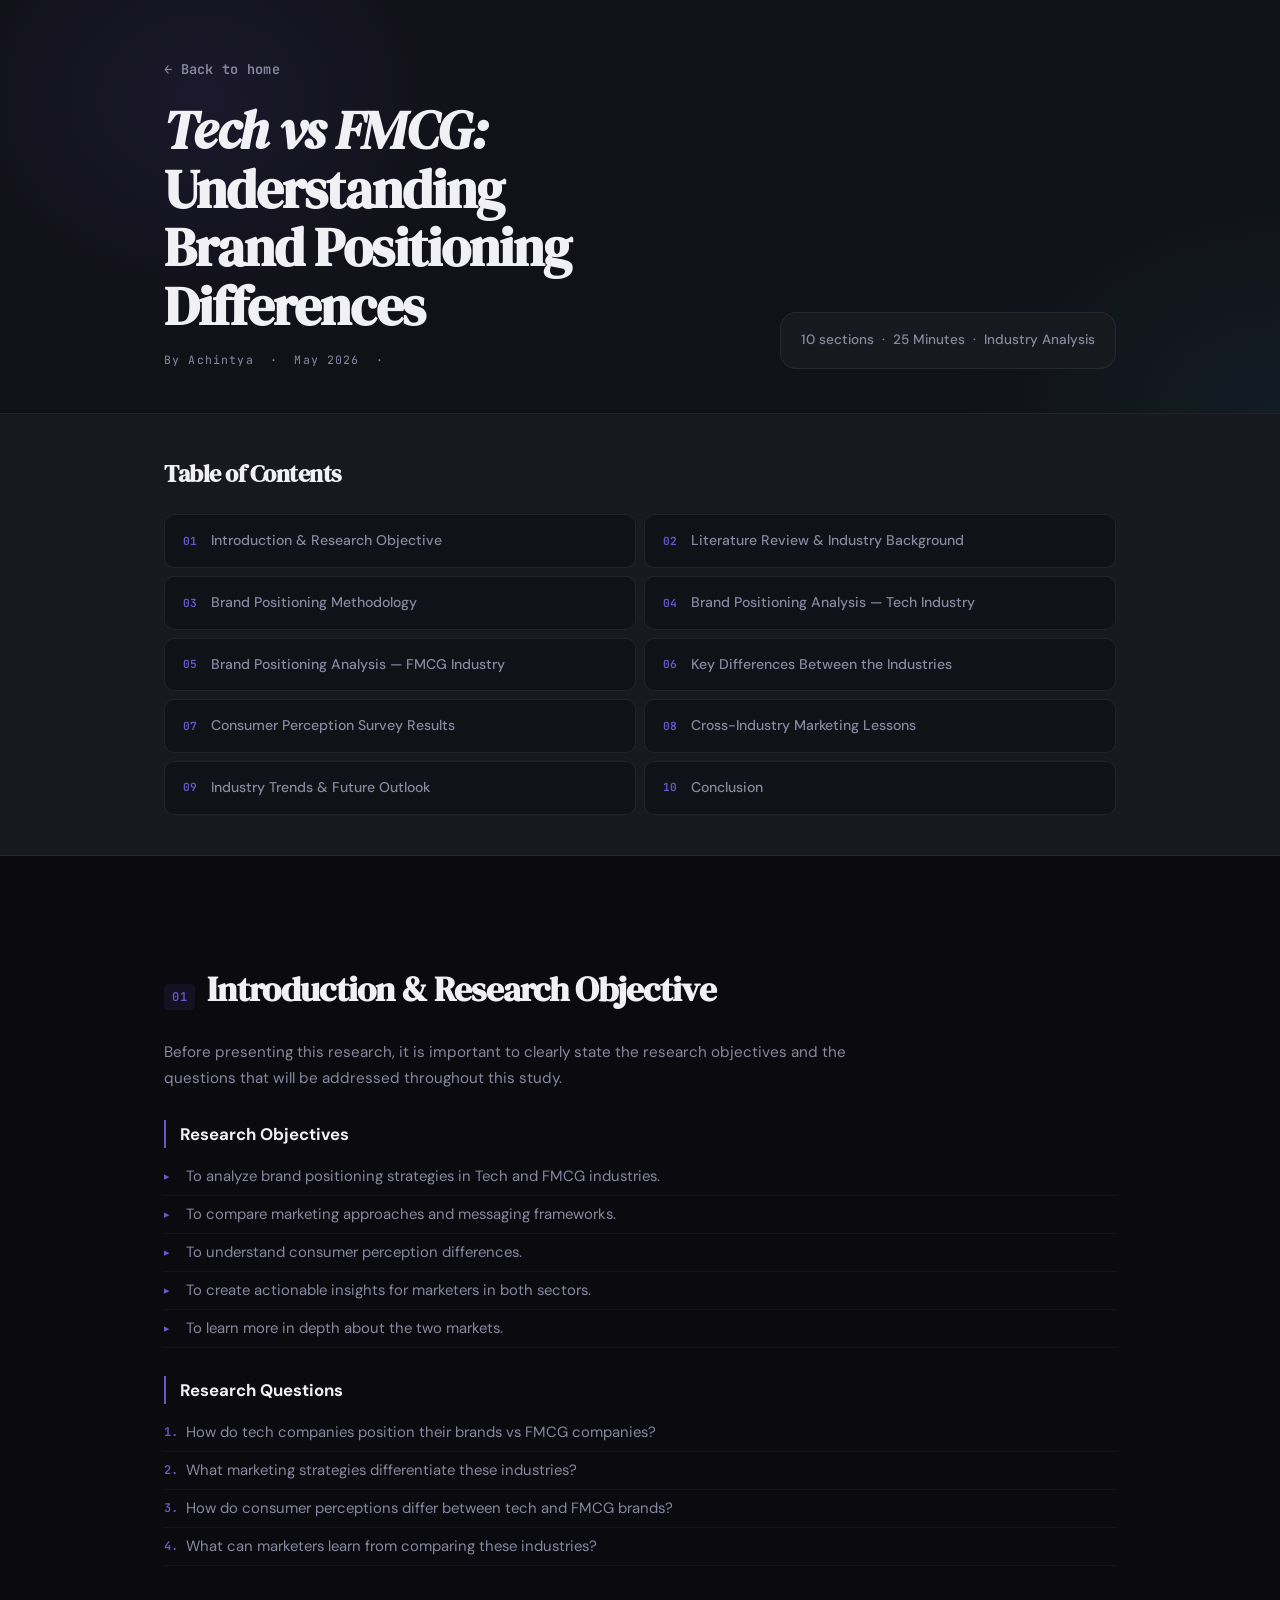
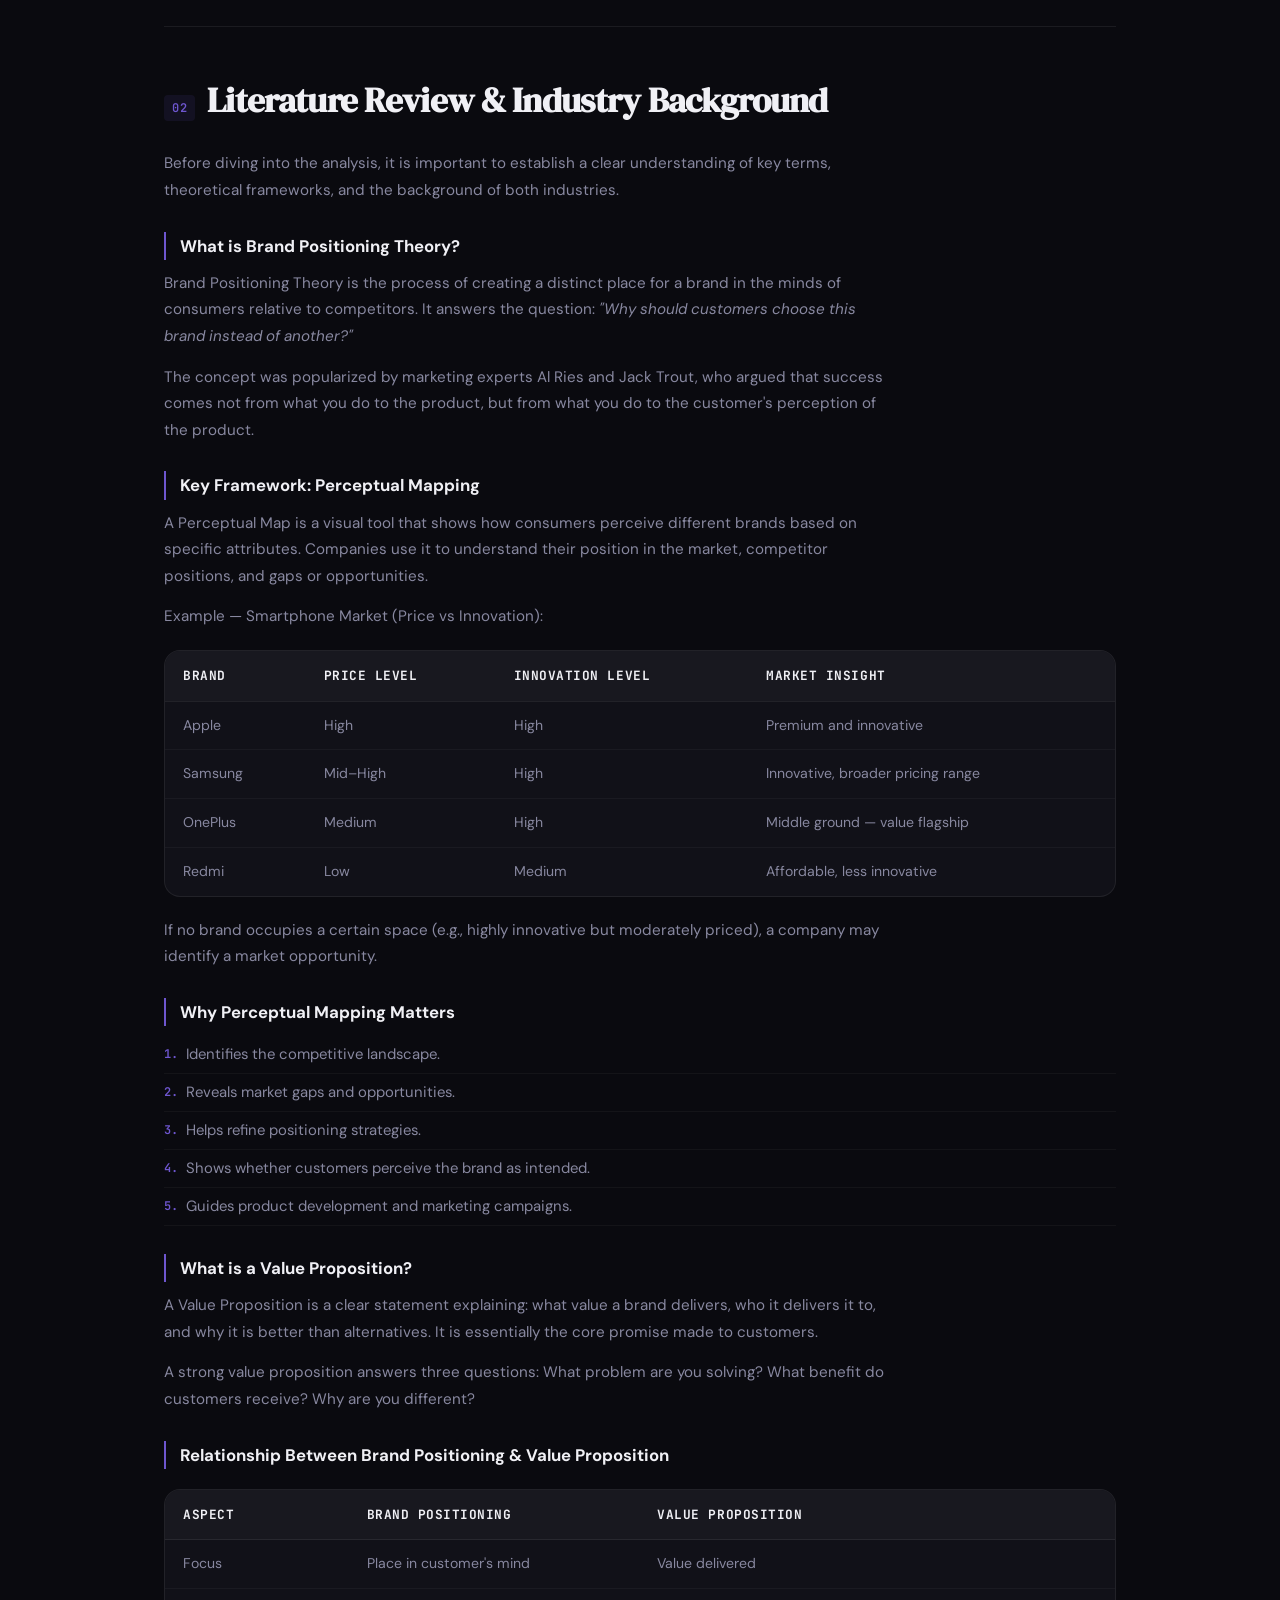
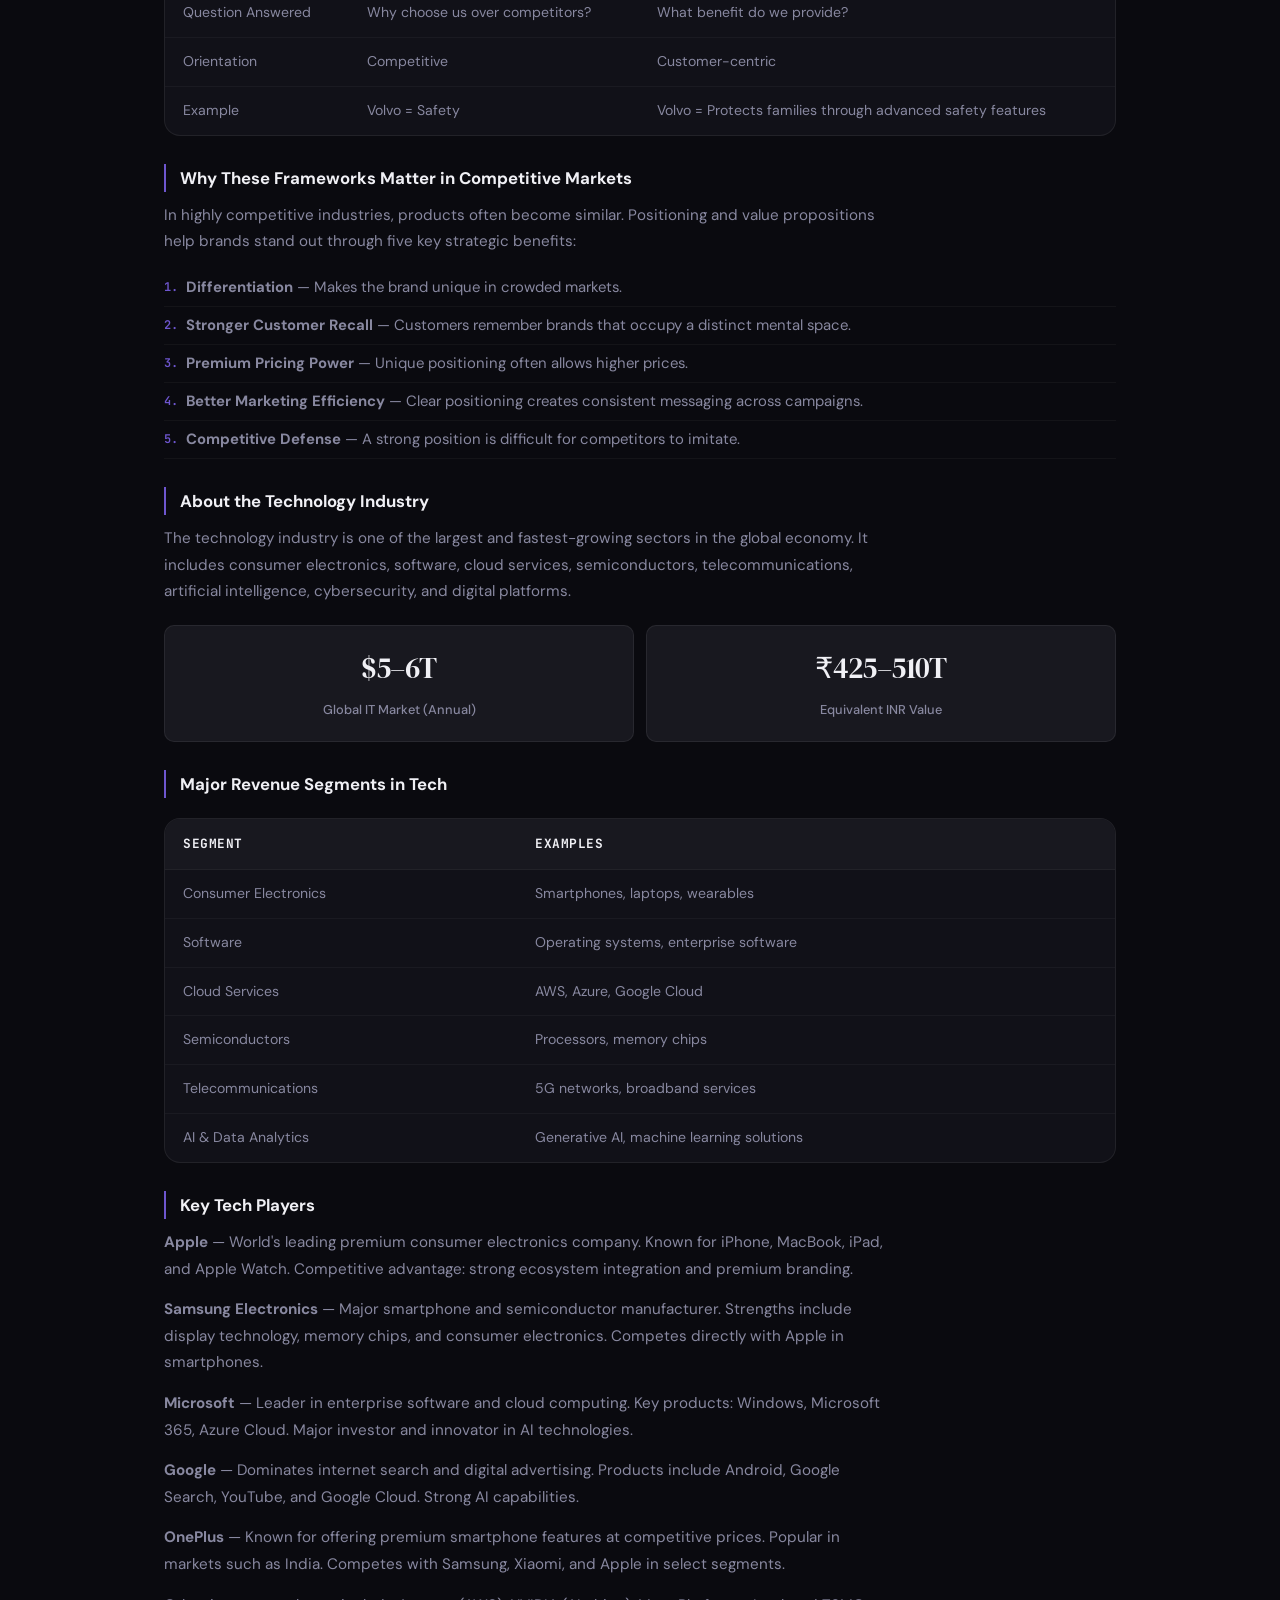
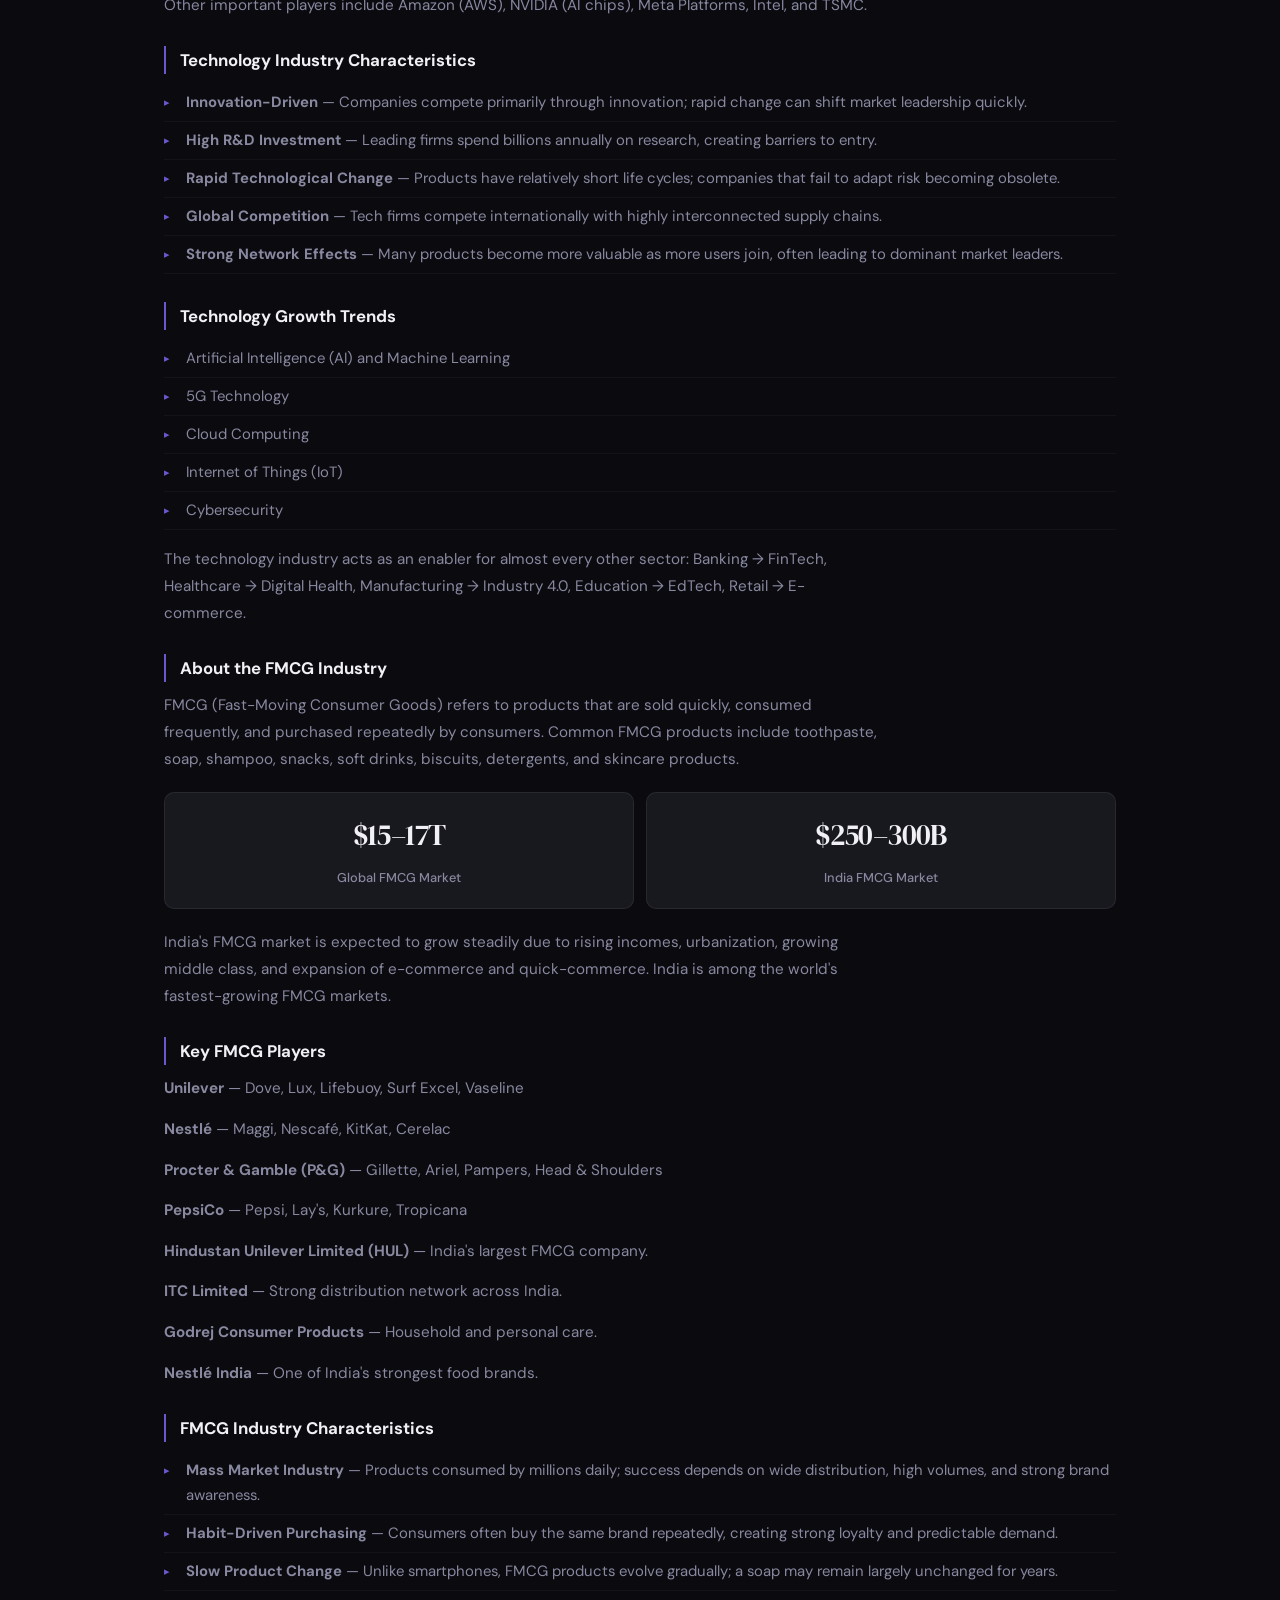
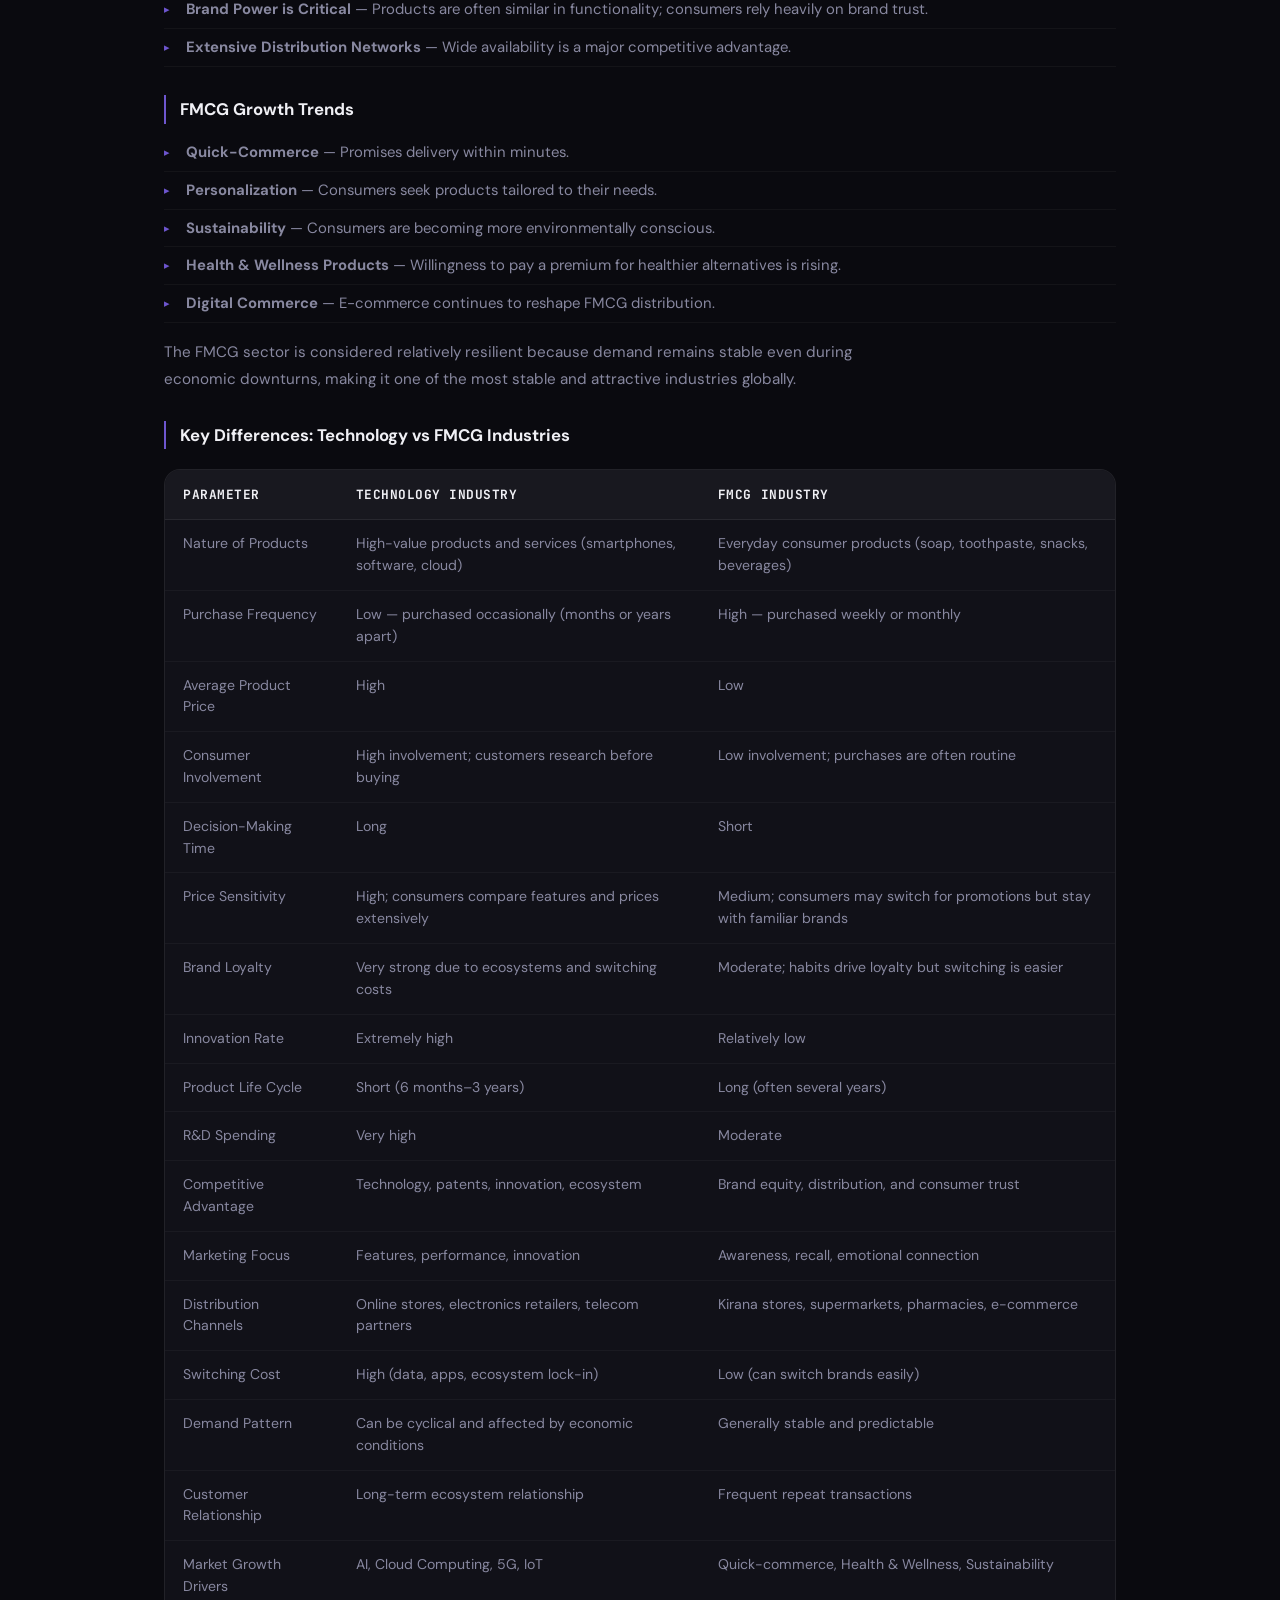
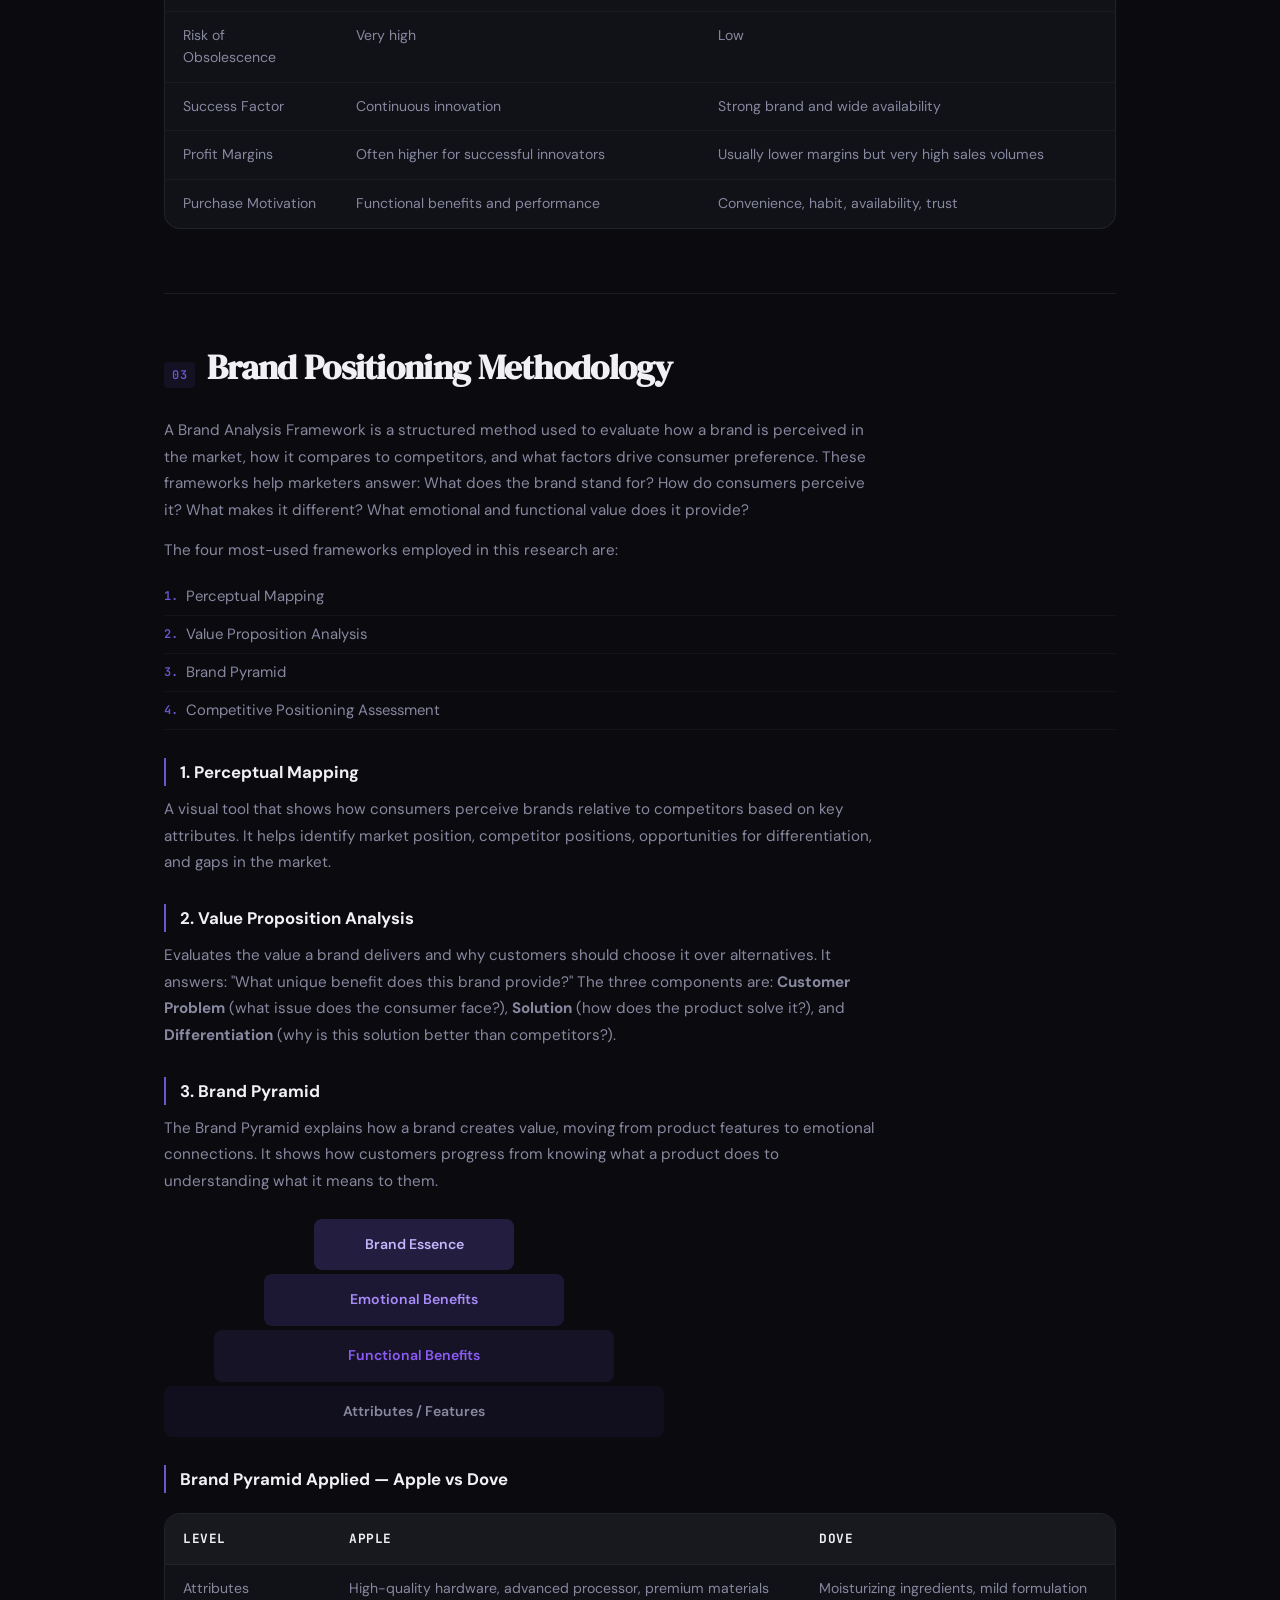
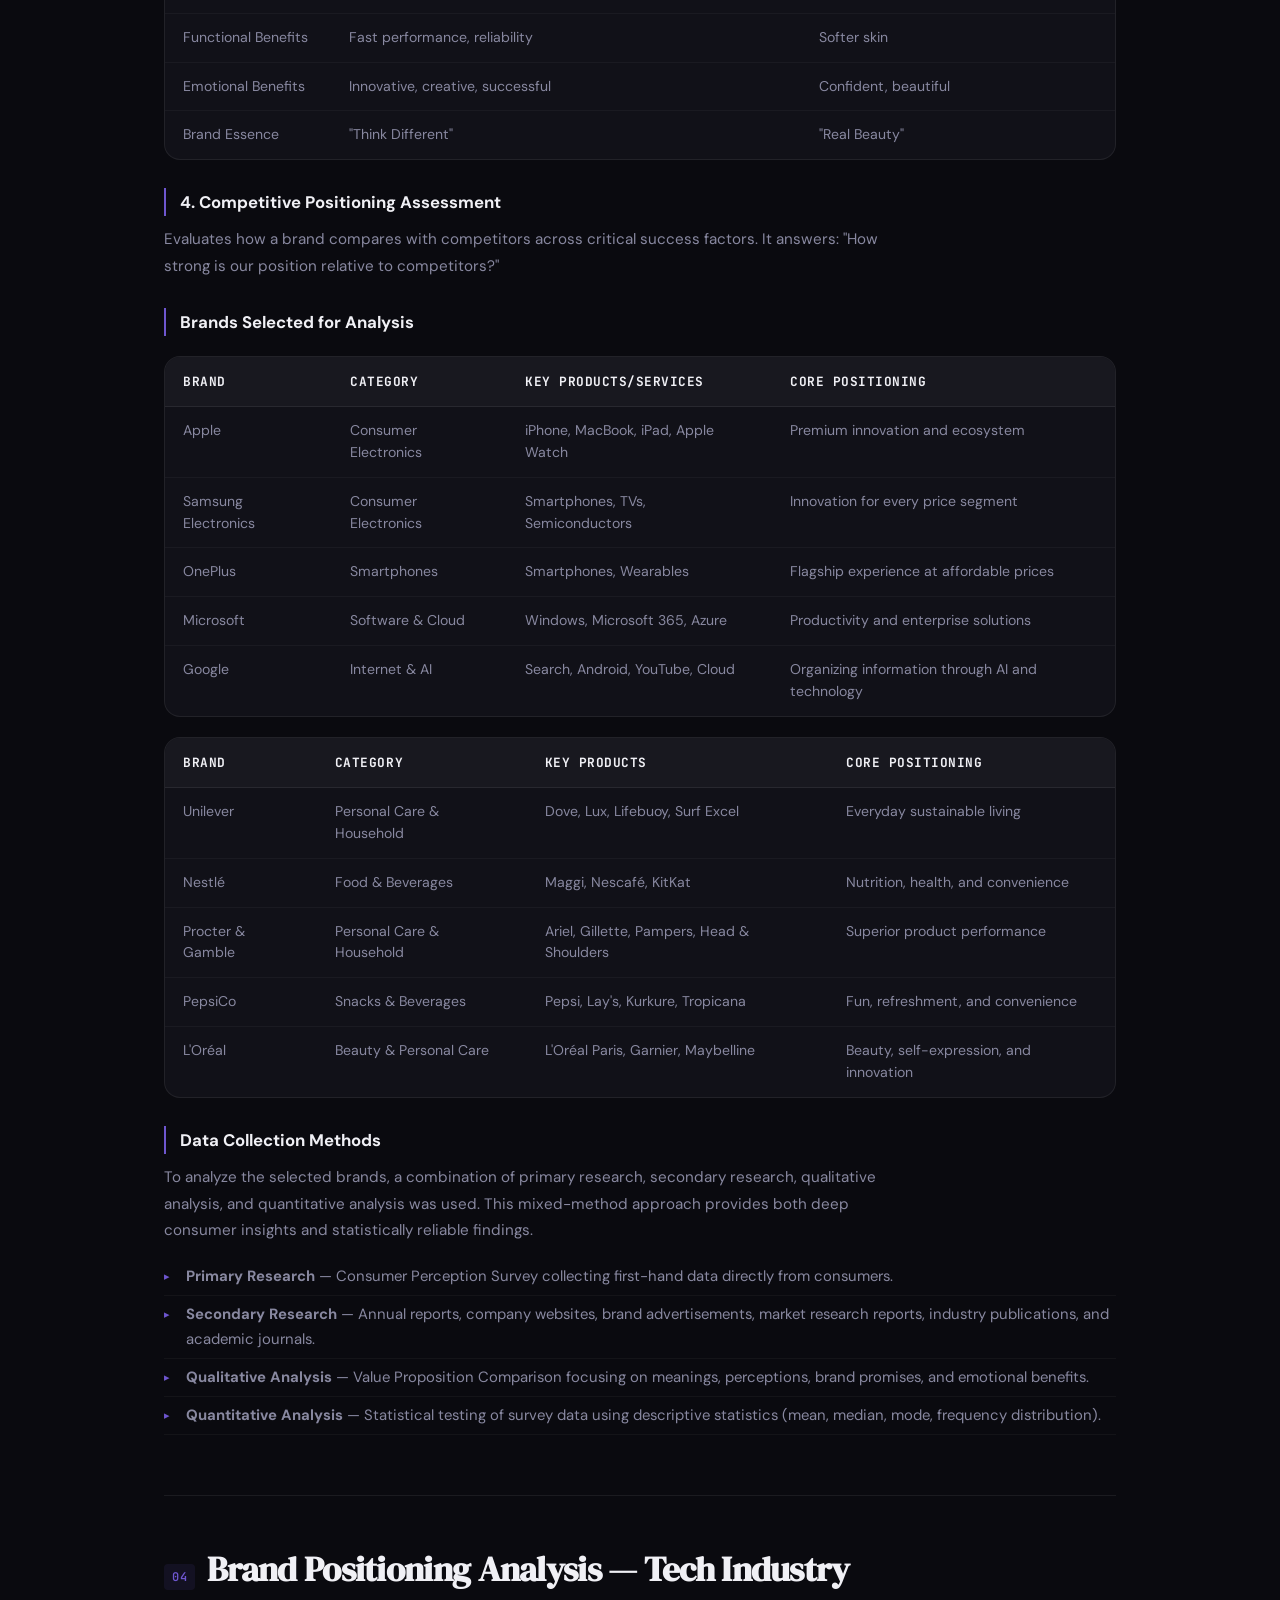
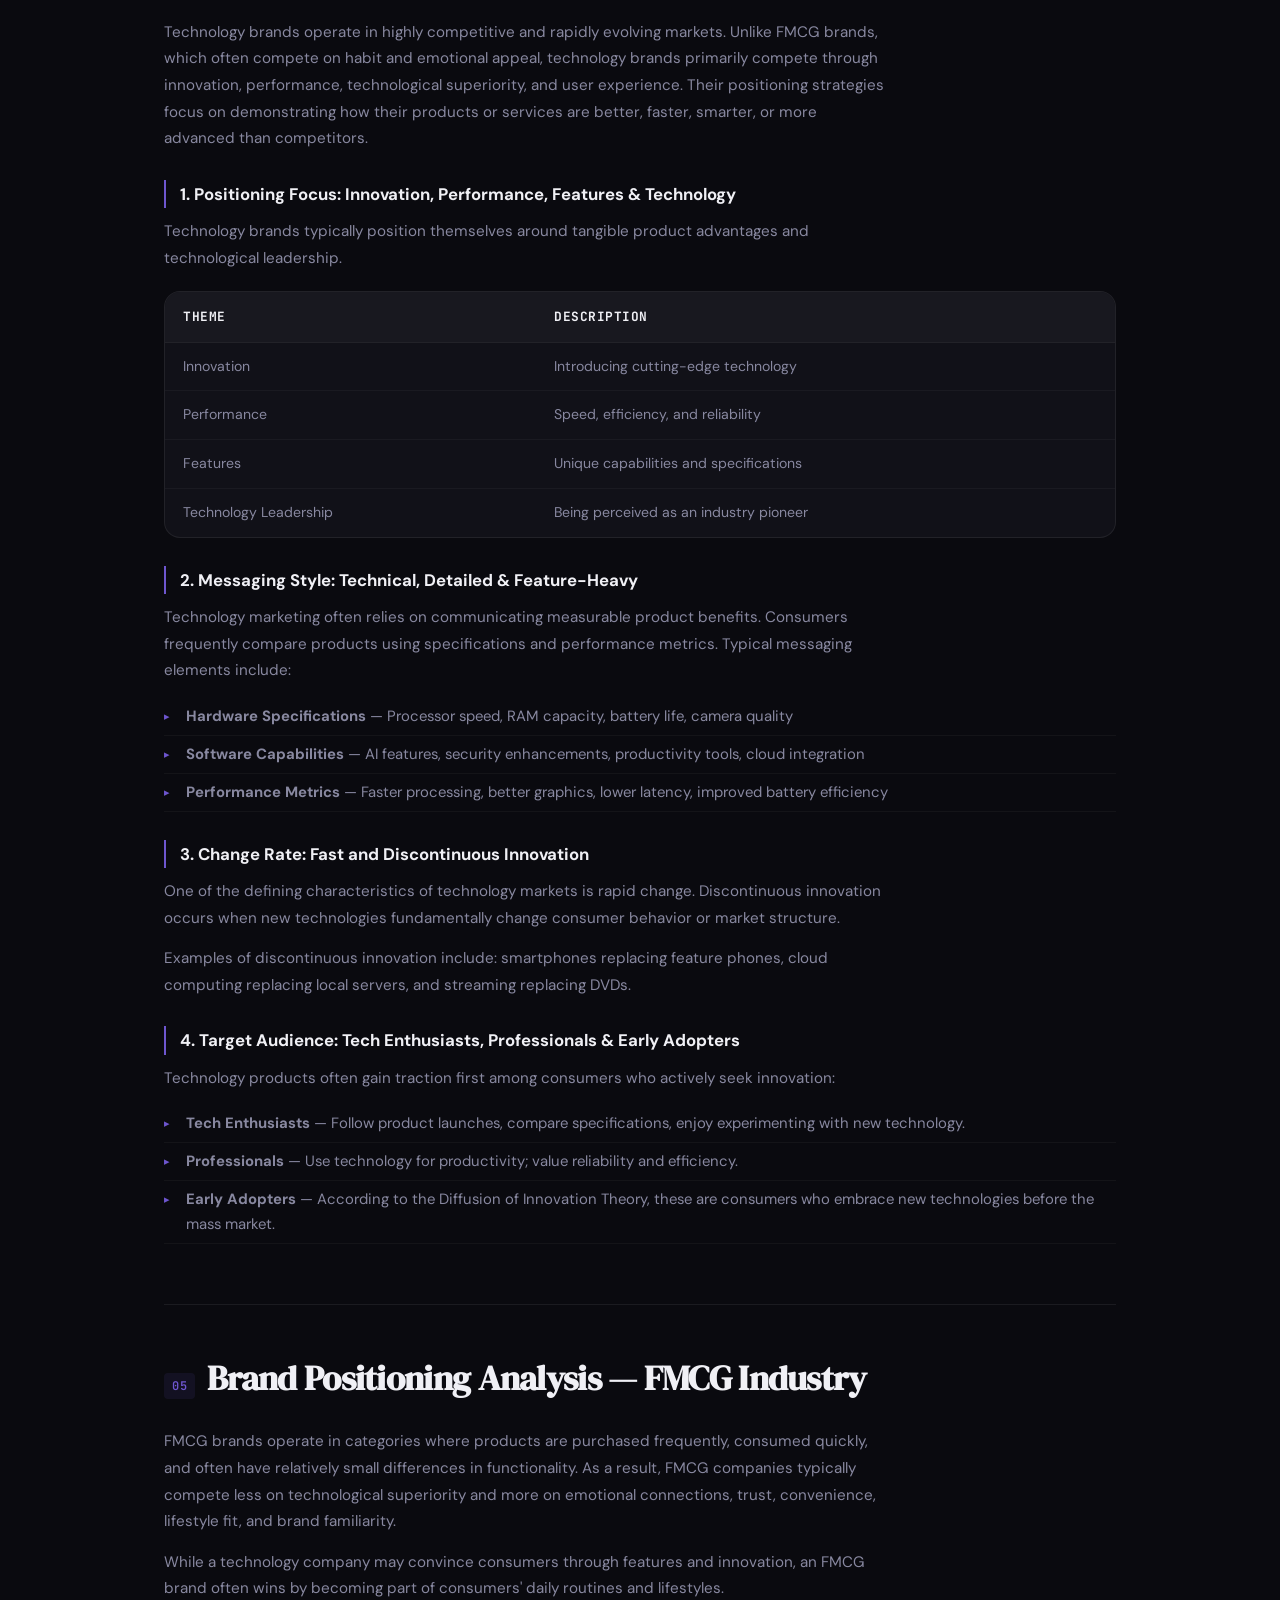
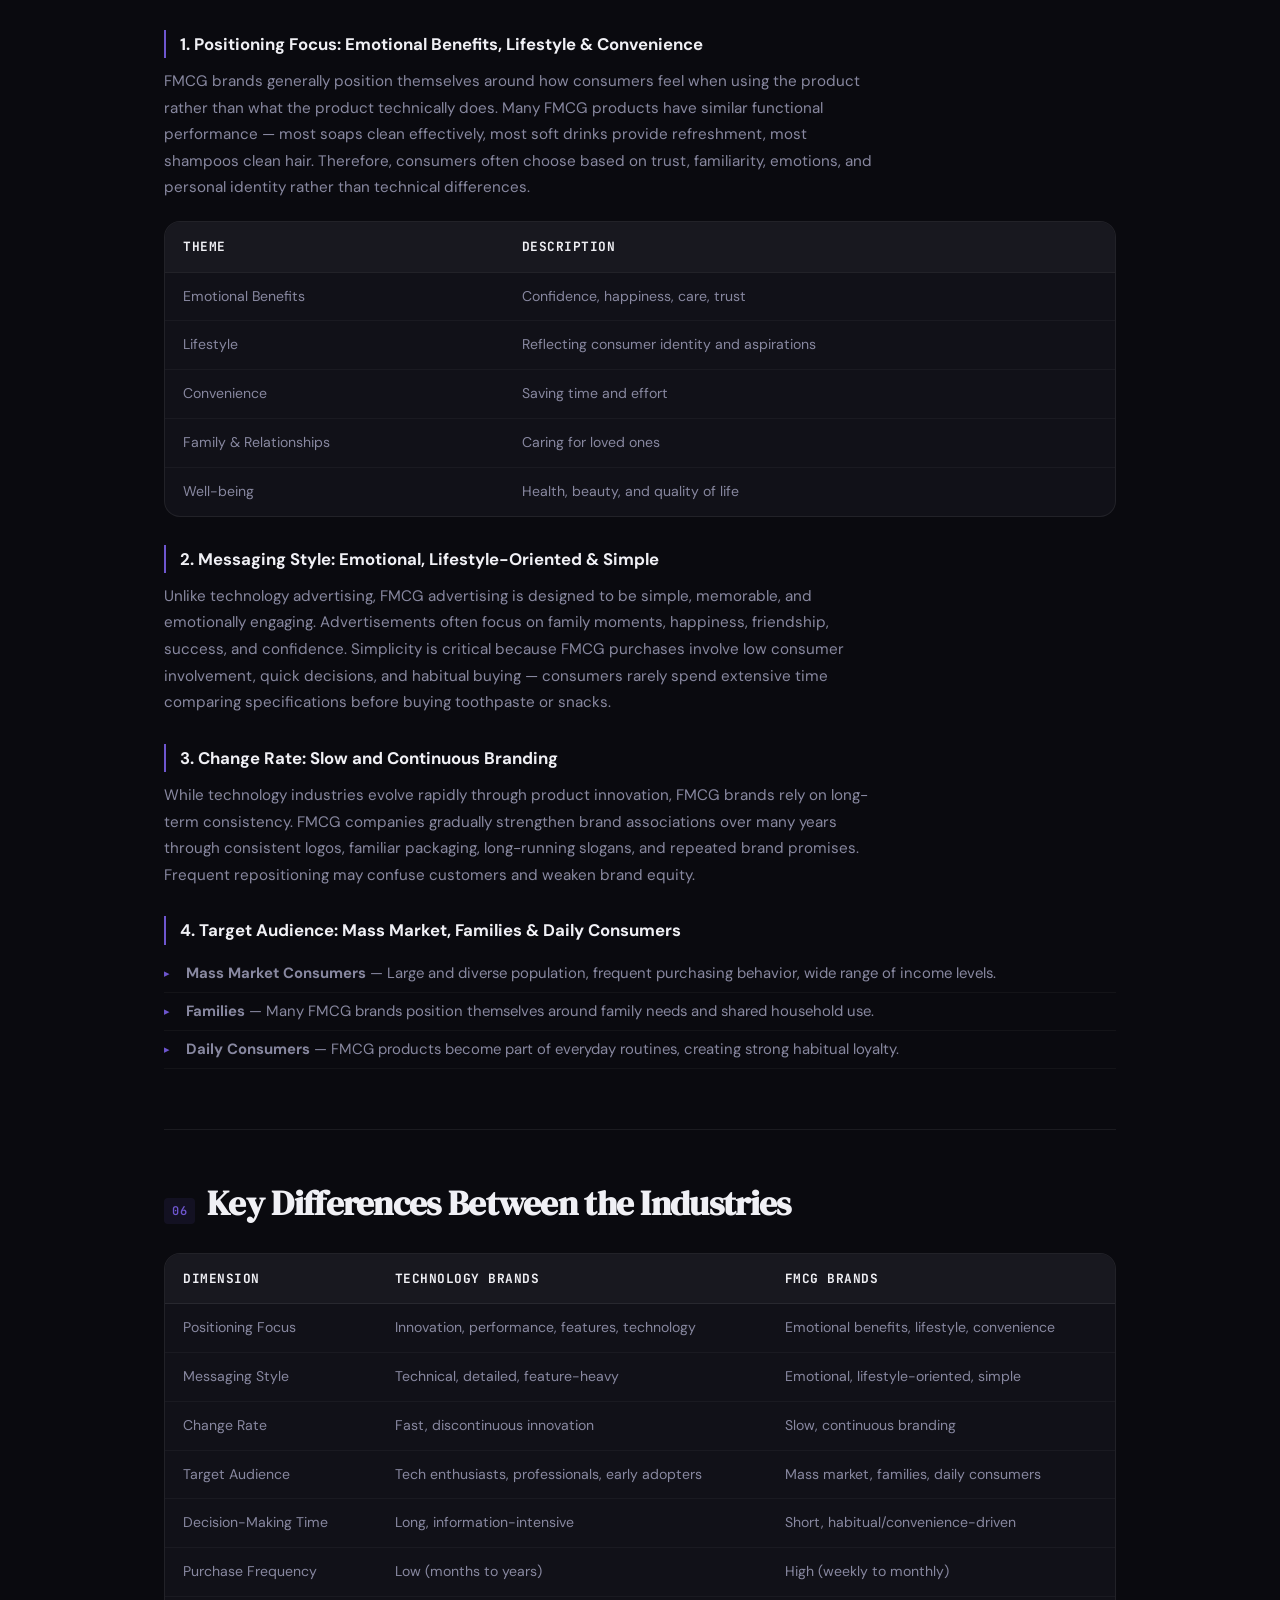
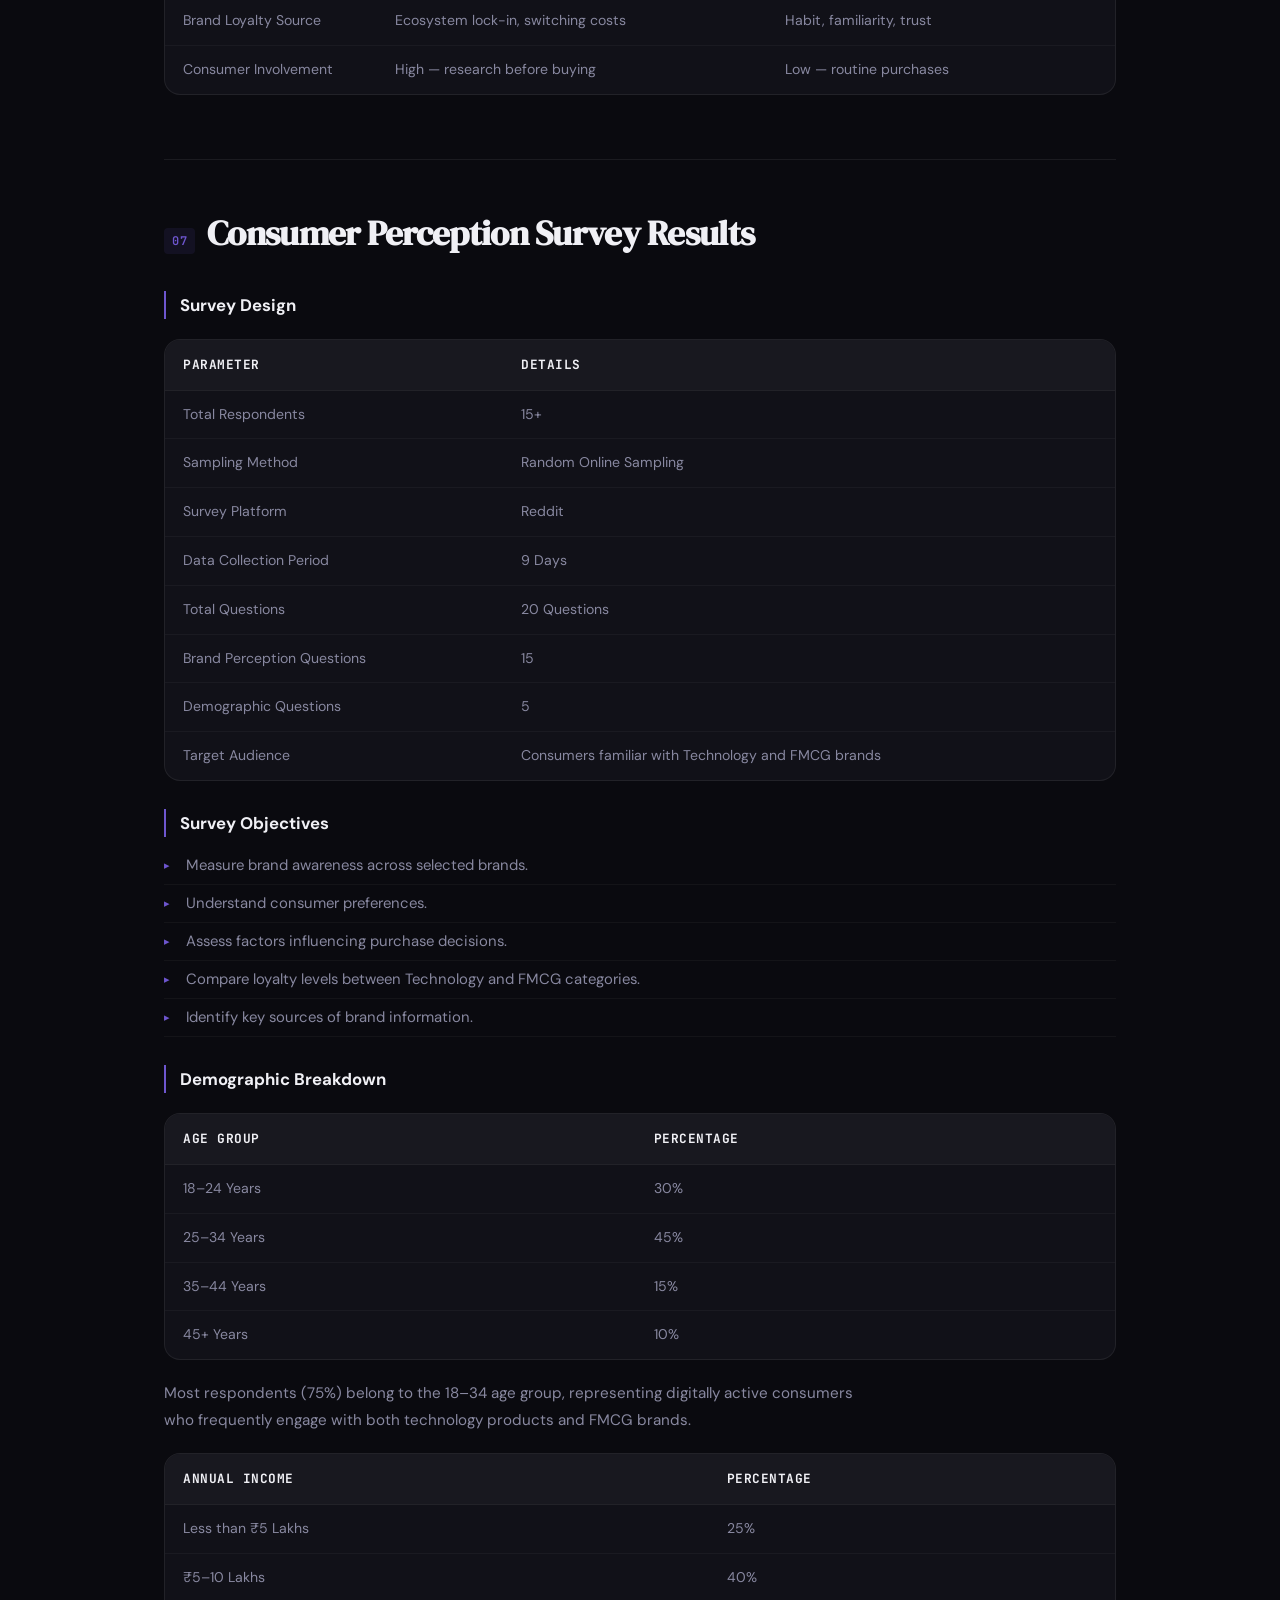
<file: tech-vs-fmcg.html>
<!DOCTYPE html>
<html lang="en">
<head>
  <meta charset="UTF-8" />
  <meta name="viewport" content="width=device-width, initial-scale=1.0" />
  <meta name="description" content="Tech vs FMCG brand positioning research by AchintyaAI." />
  <meta name="author" content="AchintyaAI" />
  <title>Tech vs FMCG | My Marketing Research</title>
  <link rel="preconnect" href="https://fonts.googleapis.com">
  <link rel="preconnect" href="https://fonts.gstatic.com" crossorigin>
  <link href="https://fonts.googleapis.com/css2?family=DM+Serif+Display:ital@0;1&family=DM+Sans:wght@300;400;500;600;700&family=JetBrains+Mono:wght@400;600&display=swap" rel="stylesheet">
  <link rel="stylesheet" href="css/style.css" />
  <link rel="stylesheet" href="css/research.css" />
</head>
<body>

  <header class="research-header">
    <div class="container research-header-inner">
      <div>
        <a href="index.html" class="back-link">← Back to home</a>
        <h1 class="research-title"><em>Tech vs FMCG:</em> Understanding Brand Positioning Differences</h1>
        <p class="research-meta">By Achintya &nbsp;·&nbsp; May 2026 &nbsp;·&nbsp;</p>
      </div>
      <div class="research-badge">10 sections &nbsp;·&nbsp; 25 Minutes &nbsp;·&nbsp; Industry Analysis</div>
    </div>
  </header>

  <section class="toc-section">
    <div class="container">
      <h2>Table of Contents</h2>
      <nav class="toc-grid">
        <a href="#section1" data-num="01">Introduction &amp; Research Objective</a>
        <a href="#section2" data-num="02">Literature Review &amp; Industry Background</a>
        <a href="#section3" data-num="03">Brand Positioning Methodology</a>
        <a href="#section4" data-num="04">Brand Positioning Analysis — Tech Industry</a>
        <a href="#section5" data-num="05">Brand Positioning Analysis — FMCG Industry</a>
        <a href="#section6" data-num="06">Key Differences Between the Industries</a>
        <a href="#section7" data-num="07">Consumer Perception Survey Results</a>
        <a href="#section8" data-num="08">Cross-Industry Marketing Lessons</a>
        <a href="#section9" data-num="09">Industry Trends &amp; Future Outlook</a>
        <a href="#section10" data-num="10">Conclusion</a>
      </nav>
    </div>
  </section>

  <main class="research-main">
    <div class="container">
      <article class="research-article">

        <!-- ─── SECTION 1 ─── -->
        <section id="section1" class="research-section">
          <h2><span class="section-num">01</span> Introduction &amp; Research Objective</h2>
          <p>Before presenting this research, it is important to clearly state the research objectives and the questions that will be addressed throughout this study.</p>

          <h3>Research Objectives</h3>
          <ul>
            <li>To analyze brand positioning strategies in Tech and FMCG industries.</li>
            <li>To compare marketing approaches and messaging frameworks.</li>
            <li>To understand consumer perception differences.</li>
            <li>To create actionable insights for marketers in both sectors.</li>
            <li>To learn more in depth about the two markets.</li>
          </ul>

          <h3>Research Questions</h3>
          <ol>
            <li>How do tech companies position their brands vs FMCG companies?</li>
            <li>What marketing strategies differentiate these industries?</li>
            <li>How do consumer perceptions differ between tech and FMCG brands?</li>
            <li>What can marketers learn from comparing these industries?</li>
          </ol>
        </section>

        <!-- ─── SECTION 2 ─── -->
        <section id="section2" class="research-section">
          <h2><span class="section-num">02</span> Literature Review &amp; Industry Background</h2>
          <p>Before diving into the analysis, it is important to establish a clear understanding of key terms, theoretical frameworks, and the background of both industries.</p>

          <h3>What is Brand Positioning Theory?</h3>
          <p>Brand Positioning Theory is the process of creating a distinct place for a brand in the minds of consumers relative to competitors. It answers the question: <em>"Why should customers choose this brand instead of another?"</em></p>
          <p>The concept was popularized by marketing experts Al Ries and Jack Trout, who argued that success comes not from what you do to the product, but from what you do to the customer's perception of the product.</p>

          <h3>Key Framework: Perceptual Mapping</h3>
          <p>A Perceptual Map is a visual tool that shows how consumers perceive different brands based on specific attributes. Companies use it to understand their position in the market, competitor positions, and gaps or opportunities.</p>
          <p>Example — Smartphone Market (Price vs Innovation):</p>
          <div class="table-wrap">
            <table>
              <thead>
                <tr><th>Brand</th><th>Price Level</th><th>Innovation Level</th><th>Market Insight</th></tr>
              </thead>
              <tbody>
                <tr><td>Apple</td><td>High</td><td>High</td><td>Premium and innovative</td></tr>
                <tr><td>Samsung</td><td>Mid–High</td><td>High</td><td>Innovative, broader pricing range</td></tr>
                <tr><td>OnePlus</td><td>Medium</td><td>High</td><td>Middle ground — value flagship</td></tr>
                <tr><td>Redmi</td><td>Low</td><td>Medium</td><td>Affordable, less innovative</td></tr>
              </tbody>
            </table>
          </div>
          <p>If no brand occupies a certain space (e.g., highly innovative but moderately priced), a company may identify a market opportunity.</p>

          <h3>Why Perceptual Mapping Matters</h3>
          <ol>
            <li>Identifies the competitive landscape.</li>
            <li>Reveals market gaps and opportunities.</li>
            <li>Helps refine positioning strategies.</li>
            <li>Shows whether customers perceive the brand as intended.</li>
            <li>Guides product development and marketing campaigns.</li>
          </ol>

          <h3>What is a Value Proposition?</h3>
          <p>A Value Proposition is a clear statement explaining: what value a brand delivers, who it delivers it to, and why it is better than alternatives. It is essentially the core promise made to customers.</p>
          <p>A strong value proposition answers three questions: What problem are you solving? What benefit do customers receive? Why are you different?</p>

          <h3>Relationship Between Brand Positioning &amp; Value Proposition</h3>
          <div class="table-wrap">
            <table>
              <thead>
                <tr><th>Aspect</th><th>Brand Positioning</th><th>Value Proposition</th></tr>
              </thead>
              <tbody>
                <tr><td>Focus</td><td>Place in customer's mind</td><td>Value delivered</td></tr>
                <tr><td>Question Answered</td><td>Why choose us over competitors?</td><td>What benefit do we provide?</td></tr>
                <tr><td>Orientation</td><td>Competitive</td><td>Customer-centric</td></tr>
                <tr><td>Example</td><td>Volvo = Safety</td><td>Volvo = Protects families through advanced safety features</td></tr>
              </tbody>
            </table>
          </div>

          <h3>Why These Frameworks Matter in Competitive Markets</h3>
          <p>In highly competitive industries, products often become similar. Positioning and value propositions help brands stand out through five key strategic benefits:</p>
          <ol>
            <li><strong>Differentiation</strong> — Makes the brand unique in crowded markets.</li>
            <li><strong>Stronger Customer Recall</strong> — Customers remember brands that occupy a distinct mental space.</li>
            <li><strong>Premium Pricing Power</strong> — Unique positioning often allows higher prices.</li>
            <li><strong>Better Marketing Efficiency</strong> — Clear positioning creates consistent messaging across campaigns.</li>
            <li><strong>Competitive Defense</strong> — A strong position is difficult for competitors to imitate.</li>
          </ol>

          <h3>About the Technology Industry</h3>
          <p>The technology industry is one of the largest and fastest-growing sectors in the global economy. It includes consumer electronics, software, cloud services, semiconductors, telecommunications, artificial intelligence, cybersecurity, and digital platforms.</p>

          <div class="stat-grid">
            <div class="stat-card">
              <span class="stat-val">$5–6T</span>
              <span class="stat-label">Global IT Market (Annual)</span>
            </div>
            <div class="stat-card">
              <span class="stat-val">₹425–510T</span>
              <span class="stat-label">Equivalent INR Value</span>
            </div>
          </div>

          <h3>Major Revenue Segments in Tech</h3>
          <div class="table-wrap">
            <table>
              <thead><tr><th>Segment</th><th>Examples</th></tr></thead>
              <tbody>
                <tr><td>Consumer Electronics</td><td>Smartphones, laptops, wearables</td></tr>
                <tr><td>Software</td><td>Operating systems, enterprise software</td></tr>
                <tr><td>Cloud Services</td><td>AWS, Azure, Google Cloud</td></tr>
                <tr><td>Semiconductors</td><td>Processors, memory chips</td></tr>
                <tr><td>Telecommunications</td><td>5G networks, broadband services</td></tr>
                <tr><td>AI &amp; Data Analytics</td><td>Generative AI, machine learning solutions</td></tr>
              </tbody>
            </table>
          </div>

          <h3>Key Tech Players</h3>
          <p><strong>Apple</strong> — World's leading premium consumer electronics company. Known for iPhone, MacBook, iPad, and Apple Watch. Competitive advantage: strong ecosystem integration and premium branding.</p>
          <p><strong>Samsung Electronics</strong> — Major smartphone and semiconductor manufacturer. Strengths include display technology, memory chips, and consumer electronics. Competes directly with Apple in smartphones.</p>
          <p><strong>Microsoft</strong> — Leader in enterprise software and cloud computing. Key products: Windows, Microsoft 365, Azure Cloud. Major investor and innovator in AI technologies.</p>
          <p><strong>Google</strong> — Dominates internet search and digital advertising. Products include Android, Google Search, YouTube, and Google Cloud. Strong AI capabilities.</p>
          <p><strong>OnePlus</strong> — Known for offering premium smartphone features at competitive prices. Popular in markets such as India. Competes with Samsung, Xiaomi, and Apple in select segments.</p>
          <p>Other important players include Amazon (AWS), NVIDIA (AI chips), Meta Platforms, Intel, and TSMC.</p>

          <h3>Technology Industry Characteristics</h3>
          <ul>
            <li><strong>Innovation-Driven</strong> — Companies compete primarily through innovation; rapid change can shift market leadership quickly.</li>
            <li><strong>High R&D Investment</strong> — Leading firms spend billions annually on research, creating barriers to entry.</li>
            <li><strong>Rapid Technological Change</strong> — Products have relatively short life cycles; companies that fail to adapt risk becoming obsolete.</li>
            <li><strong>Global Competition</strong> — Tech firms compete internationally with highly interconnected supply chains.</li>
            <li><strong>Strong Network Effects</strong> — Many products become more valuable as more users join, often leading to dominant market leaders.</li>
          </ul>

          <h3>Technology Growth Trends</h3>
          <ul>
            <li>Artificial Intelligence (AI) and Machine Learning</li>
            <li>5G Technology</li>
            <li>Cloud Computing</li>
            <li>Internet of Things (IoT)</li>
            <li>Cybersecurity</li>
          </ul>
          <p>The technology industry acts as an enabler for almost every other sector: Banking → FinTech, Healthcare → Digital Health, Manufacturing → Industry 4.0, Education → EdTech, Retail → E-commerce.</p>

          <h3>About the FMCG Industry</h3>
          <p>FMCG (Fast-Moving Consumer Goods) refers to products that are sold quickly, consumed frequently, and purchased repeatedly by consumers. Common FMCG products include toothpaste, soap, shampoo, snacks, soft drinks, biscuits, detergents, and skincare products.</p>

          <div class="stat-grid">
            <div class="stat-card">
              <span class="stat-val">$15–17T</span>
              <span class="stat-label">Global FMCG Market</span>
            </div>
            <div class="stat-card">
              <span class="stat-val">$250–300B</span>
              <span class="stat-label">India FMCG Market</span>
            </div>
          </div>

          <p>India's FMCG market is expected to grow steadily due to rising incomes, urbanization, growing middle class, and expansion of e-commerce and quick-commerce. India is among the world's fastest-growing FMCG markets.</p>

          <h3>Key FMCG Players</h3>
          <p><strong>Unilever</strong> — Dove, Lux, Lifebuoy, Surf Excel, Vaseline</p>
          <p><strong>Nestlé</strong> — Maggi, Nescafé, KitKat, Cerelac</p>
          <p><strong>Procter &amp; Gamble (P&G)</strong> — Gillette, Ariel, Pampers, Head &amp; Shoulders</p>
          <p><strong>PepsiCo</strong> — Pepsi, Lay's, Kurkure, Tropicana</p>
          <p><strong>Hindustan Unilever Limited (HUL)</strong> — India's largest FMCG company.</p>
          <p><strong>ITC Limited</strong> — Strong distribution network across India.</p>
          <p><strong>Godrej Consumer Products</strong> — Household and personal care.</p>
          <p><strong>Nestlé India</strong> — One of India's strongest food brands.</p>

          <h3>FMCG Industry Characteristics</h3>
          <ul>
            <li><strong>Mass Market Industry</strong> — Products consumed by millions daily; success depends on wide distribution, high volumes, and strong brand awareness.</li>
            <li><strong>Habit-Driven Purchasing</strong> — Consumers often buy the same brand repeatedly, creating strong loyalty and predictable demand.</li>
            <li><strong>Slow Product Change</strong> — Unlike smartphones, FMCG products evolve gradually; a soap may remain largely unchanged for years.</li>
            <li><strong>Brand Power is Critical</strong> — Products are often similar in functionality; consumers rely heavily on brand trust.</li>
            <li><strong>Extensive Distribution Networks</strong> — Wide availability is a major competitive advantage.</li>
          </ul>

          <h3>FMCG Growth Trends</h3>
          <ul>
            <li><strong>Quick-Commerce</strong> — Promises delivery within minutes.</li>
            <li><strong>Personalization</strong> — Consumers seek products tailored to their needs.</li>
            <li><strong>Sustainability</strong> — Consumers are becoming more environmentally conscious.</li>
            <li><strong>Health &amp; Wellness Products</strong> — Willingness to pay a premium for healthier alternatives is rising.</li>
            <li><strong>Digital Commerce</strong> — E-commerce continues to reshape FMCG distribution.</li>
          </ul>
          <p>The FMCG sector is considered relatively resilient because demand remains stable even during economic downturns, making it one of the most stable and attractive industries globally.</p>

          <h3>Key Differences: Technology vs FMCG Industries</h3>
          <div class="table-wrap">
            <table>
              <thead>
                <tr><th>Parameter</th><th>Technology Industry</th><th>FMCG Industry</th></tr>
              </thead>
              <tbody>
                <tr><td>Nature of Products</td><td>High-value products and services (smartphones, software, cloud)</td><td>Everyday consumer products (soap, toothpaste, snacks, beverages)</td></tr>
                <tr><td>Purchase Frequency</td><td>Low — purchased occasionally (months or years apart)</td><td>High — purchased weekly or monthly</td></tr>
                <tr><td>Average Product Price</td><td>High</td><td>Low</td></tr>
                <tr><td>Consumer Involvement</td><td>High involvement; customers research before buying</td><td>Low involvement; purchases are often routine</td></tr>
                <tr><td>Decision-Making Time</td><td>Long</td><td>Short</td></tr>
                <tr><td>Price Sensitivity</td><td>High; consumers compare features and prices extensively</td><td>Medium; consumers may switch for promotions but stay with familiar brands</td></tr>
                <tr><td>Brand Loyalty</td><td>Very strong due to ecosystems and switching costs</td><td>Moderate; habits drive loyalty but switching is easier</td></tr>
                <tr><td>Innovation Rate</td><td>Extremely high</td><td>Relatively low</td></tr>
                <tr><td>Product Life Cycle</td><td>Short (6 months–3 years)</td><td>Long (often several years)</td></tr>
                <tr><td>R&D Spending</td><td>Very high</td><td>Moderate</td></tr>
                <tr><td>Competitive Advantage</td><td>Technology, patents, innovation, ecosystem</td><td>Brand equity, distribution, and consumer trust</td></tr>
                <tr><td>Marketing Focus</td><td>Features, performance, innovation</td><td>Awareness, recall, emotional connection</td></tr>
                <tr><td>Distribution Channels</td><td>Online stores, electronics retailers, telecom partners</td><td>Kirana stores, supermarkets, pharmacies, e-commerce</td></tr>
                <tr><td>Switching Cost</td><td>High (data, apps, ecosystem lock-in)</td><td>Low (can switch brands easily)</td></tr>
                <tr><td>Demand Pattern</td><td>Can be cyclical and affected by economic conditions</td><td>Generally stable and predictable</td></tr>
                <tr><td>Customer Relationship</td><td>Long-term ecosystem relationship</td><td>Frequent repeat transactions</td></tr>
                <tr><td>Market Growth Drivers</td><td>AI, Cloud Computing, 5G, IoT</td><td>Quick-commerce, Health &amp; Wellness, Sustainability</td></tr>
                <tr><td>Risk of Obsolescence</td><td>Very high</td><td>Low</td></tr>
                <tr><td>Success Factor</td><td>Continuous innovation</td><td>Strong brand and wide availability</td></tr>
                <tr><td>Profit Margins</td><td>Often higher for successful innovators</td><td>Usually lower margins but very high sales volumes</td></tr>
                <tr><td>Purchase Motivation</td><td>Functional benefits and performance</td><td>Convenience, habit, availability, trust</td></tr>
              </tbody>
            </table>
          </div>
        </section>

        <!-- ─── SECTION 3 ─── -->
        <section id="section3" class="research-section">
          <h2><span class="section-num">03</span> Brand Positioning Methodology</h2>
          <p>A Brand Analysis Framework is a structured method used to evaluate how a brand is perceived in the market, how it compares to competitors, and what factors drive consumer preference. These frameworks help marketers answer: What does the brand stand for? How do consumers perceive it? What makes it different? What emotional and functional value does it provide?</p>
          <p>The four most-used frameworks employed in this research are:</p>
          <ol>
            <li>Perceptual Mapping</li>
            <li>Value Proposition Analysis</li>
            <li>Brand Pyramid</li>
            <li>Competitive Positioning Assessment</li>
          </ol>

          <h3>1. Perceptual Mapping</h3>
          <p>A visual tool that shows how consumers perceive brands relative to competitors based on key attributes. It helps identify market position, competitor positions, opportunities for differentiation, and gaps in the market.</p>

          <h3>2. Value Proposition Analysis</h3>
          <p>Evaluates the value a brand delivers and why customers should choose it over alternatives. It answers: "What unique benefit does this brand provide?" The three components are: <strong>Customer Problem</strong> (what issue does the consumer face?), <strong>Solution</strong> (how does the product solve it?), and <strong>Differentiation</strong> (why is this solution better than competitors?).</p>

          <h3>3. Brand Pyramid</h3>
          <p>The Brand Pyramid explains how a brand creates value, moving from product features to emotional connections. It shows how customers progress from knowing what a product does to understanding what it means to them.</p>

          <div class="pyramid-wrap">
            <div class="pyramid-level">Brand Essence</div>
            <div class="pyramid-level">Emotional Benefits</div>
            <div class="pyramid-level">Functional Benefits</div>
            <div class="pyramid-level">Attributes / Features</div>
          </div>

          <h3>Brand Pyramid Applied — Apple vs Dove</h3>
          <div class="table-wrap">
            <table>
              <thead><tr><th>Level</th><th>Apple</th><th>Dove</th></tr></thead>
              <tbody>
                <tr><td>Attributes</td><td>High-quality hardware, advanced processor, premium materials</td><td>Moisturizing ingredients, mild formulation</td></tr>
                <tr><td>Functional Benefits</td><td>Fast performance, reliability</td><td>Softer skin</td></tr>
                <tr><td>Emotional Benefits</td><td>Innovative, creative, successful</td><td>Confident, beautiful</td></tr>
                <tr><td>Brand Essence</td><td>"Think Different"</td><td>"Real Beauty"</td></tr>
              </tbody>
            </table>
          </div>

          <h3>4. Competitive Positioning Assessment</h3>
          <p>Evaluates how a brand compares with competitors across critical success factors. It answers: "How strong is our position relative to competitors?"</p>

          <h3>Brands Selected for Analysis</h3>
          <div class="table-wrap">
            <table>
              <thead><tr><th>Brand</th><th>Category</th><th>Key Products/Services</th><th>Core Positioning</th></tr></thead>
              <tbody>
                <tr><td>Apple</td><td>Consumer Electronics</td><td>iPhone, MacBook, iPad, Apple Watch</td><td>Premium innovation and ecosystem</td></tr>
                <tr><td>Samsung Electronics</td><td>Consumer Electronics</td><td>Smartphones, TVs, Semiconductors</td><td>Innovation for every price segment</td></tr>
                <tr><td>OnePlus</td><td>Smartphones</td><td>Smartphones, Wearables</td><td>Flagship experience at affordable prices</td></tr>
                <tr><td>Microsoft</td><td>Software &amp; Cloud</td><td>Windows, Microsoft 365, Azure</td><td>Productivity and enterprise solutions</td></tr>
                <tr><td>Google</td><td>Internet &amp; AI</td><td>Search, Android, YouTube, Cloud</td><td>Organizing information through AI and technology</td></tr>
              </tbody>
            </table>
          </div>
          <div class="table-wrap">
            <table>
              <thead><tr><th>Brand</th><th>Category</th><th>Key Products</th><th>Core Positioning</th></tr></thead>
              <tbody>
                <tr><td>Unilever</td><td>Personal Care &amp; Household</td><td>Dove, Lux, Lifebuoy, Surf Excel</td><td>Everyday sustainable living</td></tr>
                <tr><td>Nestlé</td><td>Food &amp; Beverages</td><td>Maggi, Nescafé, KitKat</td><td>Nutrition, health, and convenience</td></tr>
                <tr><td>Procter &amp; Gamble</td><td>Personal Care &amp; Household</td><td>Ariel, Gillette, Pampers, Head &amp; Shoulders</td><td>Superior product performance</td></tr>
                <tr><td>PepsiCo</td><td>Snacks &amp; Beverages</td><td>Pepsi, Lay's, Kurkure, Tropicana</td><td>Fun, refreshment, and convenience</td></tr>
                <tr><td>L'Oréal</td><td>Beauty &amp; Personal Care</td><td>L'Oréal Paris, Garnier, Maybelline</td><td>Beauty, self-expression, and innovation</td></tr>
              </tbody>
            </table>
          </div>

          <h3>Data Collection Methods</h3>
          <p>To analyze the selected brands, a combination of primary research, secondary research, qualitative analysis, and quantitative analysis was used. This mixed-method approach provides both deep consumer insights and statistically reliable findings.</p>
          <ul>
            <li><strong>Primary Research</strong> — Consumer Perception Survey collecting first-hand data directly from consumers.</li>
            <li><strong>Secondary Research</strong> — Annual reports, company websites, brand advertisements, market research reports, industry publications, and academic journals.</li>
            <li><strong>Qualitative Analysis</strong> — Value Proposition Comparison focusing on meanings, perceptions, brand promises, and emotional benefits.</li>
            <li><strong>Quantitative Analysis</strong> — Statistical testing of survey data using descriptive statistics (mean, median, mode, frequency distribution).</li>
          </ul>
        </section>

        <!-- ─── SECTION 4 ─── -->
        <section id="section4" class="research-section">
          <h2><span class="section-num">04</span> Brand Positioning Analysis — Tech Industry</h2>
          <p>Technology brands operate in highly competitive and rapidly evolving markets. Unlike FMCG brands, which often compete on habit and emotional appeal, technology brands primarily compete through innovation, performance, technological superiority, and user experience. Their positioning strategies focus on demonstrating how their products or services are better, faster, smarter, or more advanced than competitors.</p>

          <h3>1. Positioning Focus: Innovation, Performance, Features &amp; Technology</h3>
          <p>Technology brands typically position themselves around tangible product advantages and technological leadership.</p>
          <div class="table-wrap">
            <table>
              <thead><tr><th>Theme</th><th>Description</th></tr></thead>
              <tbody>
                <tr><td>Innovation</td><td>Introducing cutting-edge technology</td></tr>
                <tr><td>Performance</td><td>Speed, efficiency, and reliability</td></tr>
                <tr><td>Features</td><td>Unique capabilities and specifications</td></tr>
                <tr><td>Technology Leadership</td><td>Being perceived as an industry pioneer</td></tr>
              </tbody>
            </table>
          </div>

          <h3>2. Messaging Style: Technical, Detailed &amp; Feature-Heavy</h3>
          <p>Technology marketing often relies on communicating measurable product benefits. Consumers frequently compare products using specifications and performance metrics. Typical messaging elements include:</p>
          <ul>
            <li><strong>Hardware Specifications</strong> — Processor speed, RAM capacity, battery life, camera quality</li>
            <li><strong>Software Capabilities</strong> — AI features, security enhancements, productivity tools, cloud integration</li>
            <li><strong>Performance Metrics</strong> — Faster processing, better graphics, lower latency, improved battery efficiency</li>
          </ul>

          <h3>3. Change Rate: Fast and Discontinuous Innovation</h3>
          <p>One of the defining characteristics of technology markets is rapid change. Discontinuous innovation occurs when new technologies fundamentally change consumer behavior or market structure.</p>
          <p>Examples of discontinuous innovation include: smartphones replacing feature phones, cloud computing replacing local servers, and streaming replacing DVDs.</p>

          <h3>4. Target Audience: Tech Enthusiasts, Professionals &amp; Early Adopters</h3>
          <p>Technology products often gain traction first among consumers who actively seek innovation:</p>
          <ul>
            <li><strong>Tech Enthusiasts</strong> — Follow product launches, compare specifications, enjoy experimenting with new technology.</li>
            <li><strong>Professionals</strong> — Use technology for productivity; value reliability and efficiency.</li>
            <li><strong>Early Adopters</strong> — According to the Diffusion of Innovation Theory, these are consumers who embrace new technologies before the mass market.</li>
          </ul>
        </section>

        <!-- ─── SECTION 5 ─── -->
        <section id="section5" class="research-section">
          <h2><span class="section-num">05</span> Brand Positioning Analysis — FMCG Industry</h2>
          <p>FMCG brands operate in categories where products are purchased frequently, consumed quickly, and often have relatively small differences in functionality. As a result, FMCG companies typically compete less on technological superiority and more on emotional connections, trust, convenience, lifestyle fit, and brand familiarity.</p>
          <p>While a technology company may convince consumers through features and innovation, an FMCG brand often wins by becoming part of consumers' daily routines and lifestyles.</p>

          <h3>1. Positioning Focus: Emotional Benefits, Lifestyle &amp; Convenience</h3>
          <p>FMCG brands generally position themselves around how consumers feel when using the product rather than what the product technically does. Many FMCG products have similar functional performance — most soaps clean effectively, most soft drinks provide refreshment, most shampoos clean hair. Therefore, consumers often choose based on trust, familiarity, emotions, and personal identity rather than technical differences.</p>
          <div class="table-wrap">
            <table>
              <thead><tr><th>Theme</th><th>Description</th></tr></thead>
              <tbody>
                <tr><td>Emotional Benefits</td><td>Confidence, happiness, care, trust</td></tr>
                <tr><td>Lifestyle</td><td>Reflecting consumer identity and aspirations</td></tr>
                <tr><td>Convenience</td><td>Saving time and effort</td></tr>
                <tr><td>Family &amp; Relationships</td><td>Caring for loved ones</td></tr>
                <tr><td>Well-being</td><td>Health, beauty, and quality of life</td></tr>
              </tbody>
            </table>
          </div>

          <h3>2. Messaging Style: Emotional, Lifestyle-Oriented &amp; Simple</h3>
          <p>Unlike technology advertising, FMCG advertising is designed to be simple, memorable, and emotionally engaging. Advertisements often focus on family moments, happiness, friendship, success, and confidence. Simplicity is critical because FMCG purchases involve low consumer involvement, quick decisions, and habitual buying — consumers rarely spend extensive time comparing specifications before buying toothpaste or snacks.</p>

          <h3>3. Change Rate: Slow and Continuous Branding</h3>
          <p>While technology industries evolve rapidly through product innovation, FMCG brands rely on long-term consistency. FMCG companies gradually strengthen brand associations over many years through consistent logos, familiar packaging, long-running slogans, and repeated brand promises. Frequent repositioning may confuse customers and weaken brand equity.</p>

          <h3>4. Target Audience: Mass Market, Families &amp; Daily Consumers</h3>
          <ul>
            <li><strong>Mass Market Consumers</strong> — Large and diverse population, frequent purchasing behavior, wide range of income levels.</li>
            <li><strong>Families</strong> — Many FMCG brands position themselves around family needs and shared household use.</li>
            <li><strong>Daily Consumers</strong> — FMCG products become part of everyday routines, creating strong habitual loyalty.</li>
          </ul>
        </section>

        <!-- ─── SECTION 6 ─── -->
        <section id="section6" class="research-section">
          <h2><span class="section-num">06</span> Key Differences Between the Industries</h2>
          <div class="table-wrap">
            <table>
              <thead>
                <tr><th>Dimension</th><th>Technology Brands</th><th>FMCG Brands</th></tr>
              </thead>
              <tbody>
                <tr><td>Positioning Focus</td><td>Innovation, performance, features, technology</td><td>Emotional benefits, lifestyle, convenience</td></tr>
                <tr><td>Messaging Style</td><td>Technical, detailed, feature-heavy</td><td>Emotional, lifestyle-oriented, simple</td></tr>
                <tr><td>Change Rate</td><td>Fast, discontinuous innovation</td><td>Slow, continuous branding</td></tr>
                <tr><td>Target Audience</td><td>Tech enthusiasts, professionals, early adopters</td><td>Mass market, families, daily consumers</td></tr>
                <tr><td>Decision-Making Time</td><td>Long, information-intensive</td><td>Short, habitual/convenience-driven</td></tr>
                <tr><td>Purchase Frequency</td><td>Low (months to years)</td><td>High (weekly to monthly)</td></tr>
                <tr><td>Brand Loyalty Source</td><td>Ecosystem lock-in, switching costs</td><td>Habit, familiarity, trust</td></tr>
                <tr><td>Consumer Involvement</td><td>High — research before buying</td><td>Low — routine purchases</td></tr>
              </tbody>
            </table>
          </div>
        </section>

        <!-- ─── SECTION 7 ─── -->
        <section id="section7" class="research-section">
          <h2><span class="section-num">07</span> Consumer Perception Survey Results</h2>

          <h3>Survey Design</h3>
          <div class="table-wrap">
            <table>
              <thead><tr><th>Parameter</th><th>Details</th></tr></thead>
              <tbody>
                <tr><td>Total Respondents</td><td>15+</td></tr>
                <tr><td>Sampling Method</td><td>Random Online Sampling</td></tr>
                <tr><td>Survey Platform</td><td>Reddit</td></tr>
                <tr><td>Data Collection Period</td><td>9 Days</td></tr>
                <tr><td>Total Questions</td><td>20 Questions</td></tr>
                <tr><td>Brand Perception Questions</td><td>15</td></tr>
                <tr><td>Demographic Questions</td><td>5</td></tr>
                <tr><td>Target Audience</td><td>Consumers familiar with Technology and FMCG brands</td></tr>
              </tbody>
            </table>
          </div>

          <h3>Survey Objectives</h3>
          <ul>
            <li>Measure brand awareness across selected brands.</li>
            <li>Understand consumer preferences.</li>
            <li>Assess factors influencing purchase decisions.</li>
            <li>Compare loyalty levels between Technology and FMCG categories.</li>
            <li>Identify key sources of brand information.</li>
          </ul>

          <h3>Demographic Breakdown</h3>
          <div class="table-wrap">
            <table>
              <thead><tr><th>Age Group</th><th>Percentage</th></tr></thead>
              <tbody>
                <tr><td>18–24 Years</td><td>30%</td></tr>
                <tr><td>25–34 Years</td><td>45%</td></tr>
                <tr><td>35–44 Years</td><td>15%</td></tr>
                <tr><td>45+ Years</td><td>10%</td></tr>
              </tbody>
            </table>
          </div>
          <p>Most respondents (75%) belong to the 18–34 age group, representing digitally active consumers who frequently engage with both technology products and FMCG brands.</p>

          <div class="table-wrap">
            <table>
              <thead><tr><th>Annual Income</th><th>Percentage</th></tr></thead>
              <tbody>
                <tr><td>Less than ₹5 Lakhs</td><td>25%</td></tr>
                <tr><td>₹5–10 Lakhs</td><td>40%</td></tr>
                <tr><td>₹10–20 Lakhs</td><td>25%</td></tr>
                <tr><td>Above ₹20 Lakhs</td><td>10%</td></tr>
              </tbody>
            </table>
          </div>
          <p>Most respondents fall within the middle-income segment, making them relevant consumers for both premium and mass-market brands.</p>

          <div class="table-wrap">
            <table>
              <thead><tr><th>Location Type</th><th>Percentage</th></tr></thead>
              <tbody>
                <tr><td>Urban</td><td>70%</td></tr>
                <tr><td>Semi-Urban</td><td>20%</td></tr>
                <tr><td>Rural</td><td>10%</td></tr>
              </tbody>
            </table>
          </div>
          <p>The sample is predominantly urban, which aligns with higher exposure to global technology and FMCG brands.</p>

          <h3>Brand Awareness Results — Technology Brands</h3>
          <div class="table-wrap">
            <table>
              <thead><tr><th>Brand</th><th>Awareness Level</th></tr></thead>
              <tbody>
                <tr><td>Apple</td><td>90%</td></tr>
                <tr><td>Samsung</td><td>85%</td></tr>
                <tr><td>Google</td><td>80%</td></tr>
                <tr><td>OnePlus</td><td>70%</td></tr>
                <tr><td>Microsoft</td><td>65%</td></tr>
              </tbody>
            </table>
          </div>
          <p>Apple achieved the highest awareness among technology brands. Samsung and Google demonstrated strong brand recognition. OnePlus showed solid awareness despite competing in a narrower product category. Microsoft recorded lower awareness in consumer branding despite strong enterprise presence.</p>

          <h3>Brand Awareness Results — FMCG Brands</h3>
          <div class="table-wrap">
            <table>
              <thead><tr><th>Brand</th><th>Awareness Level</th></tr></thead>
              <tbody>
                <tr><td>Nestlé</td><td>95%</td></tr>
                <tr><td>Unilever</td><td>90%</td></tr>
                <tr><td>PepsiCo</td><td>85%</td></tr>
                <tr><td>P&G</td><td>75%</td></tr>
                <tr><td>L'Oréal</td><td>70%</td></tr>
              </tbody>
            </table>
          </div>
          <p>Nestlé emerged as the most recognized FMCG brand. Unilever and PepsiCo also demonstrated strong awareness due to extensive product portfolios. L'Oréal showed comparatively lower awareness because of its concentration in beauty and personal care categories.</p>

          <h3>Purchase Decision Drivers — Technology Brands</h3>
          <div class="table-wrap">
            <table>
              <thead><tr><th>Factor</th><th>Percentage</th></tr></thead>
              <tbody>
                <tr><td>Features &amp; Performance</td><td>40%</td></tr>
                <tr><td>Brand Reputation</td><td>30%</td></tr>
                <tr><td>Price</td><td>20%</td></tr>
                <tr><td>Design</td><td>10%</td></tr>
              </tbody>
            </table>
          </div>
          <p>Technology consumers prioritize functional and performance-related factors, indicating a more rational and research-driven decision-making process.</p>

          <h3>Purchase Decision Drivers — FMCG Brands</h3>
          <div class="table-wrap">
            <table>
              <thead><tr><th>Factor</th><th>Percentage</th></tr></thead>
              <tbody>
                <tr><td>Price</td><td>35%</td></tr>
                <tr><td>Habit</td><td>25%</td></tr>
                <tr><td>Brand</td><td>20%</td></tr>
                <tr><td>Quality</td><td>20%</td></tr>
              </tbody>
            </table>
          </div>
          <p>FMCG purchases are influenced heavily by affordability and habitual consumption patterns, highlighting the importance of brand familiarity and accessibility.</p>

          <h3>Information Sources Used Before Purchase</h3>
          <div class="table-wrap">
            <table>
              <thead><tr><th>Category</th><th>Source</th><th>Percentage</th></tr></thead>
              <tbody>
                <tr><td>Technology Products</td><td>Online Reviews</td><td>60%</td></tr>
                <tr><td>Technology Products</td><td>YouTube Reviews</td><td>50%</td></tr>
                <tr><td>FMCG Products</td><td>Social Media</td><td>55%</td></tr>
                <tr><td>FMCG Products</td><td>Friends &amp; Family</td><td>45%</td></tr>
              </tbody>
            </table>
          </div>
          <p>Technology consumers actively seek detailed product information before purchase, whereas FMCG consumers rely more on social influence and brand familiarity.</p>

          <h3>Overall Survey Findings</h3>
          <div class="highlight-box">
            <p>The survey reveals clear differences in consumer behavior: Technology brands are evaluated primarily on features, performance, and innovation; FMCG brands are evaluated primarily on price, habit, and convenience. Technology consumers exhibit higher brand loyalty (65%) than FMCG consumers. Apple and Nestlé emerged as the most preferred brands within their respective industries. Technology purchase decisions are information-intensive, while FMCG decisions are largely habitual and convenience-driven.</p>
          </div>
        </section>

        <!-- ─── SECTION 8 ─── -->
        <section id="section8" class="research-section">
          <h2><span class="section-num">08</span> Cross-Industry Marketing Lessons</h2>
          <p>One of the key findings from the comparative analysis is that both industries possess unique strengths that can provide valuable learning opportunities for the other. While technology companies excel at innovation and product differentiation, FMCG companies have mastered emotional branding, mass-market communication, and habit formation.</p>

          <h3>What Technology Marketers Can Learn from FMCG</h3>
          <p>Technology brands often focus heavily on specifications, innovation, and performance. However, FMCG brands demonstrate how emotional engagement and simplicity can create stronger and longer-lasting consumer relationships.</p>
          <ul>
            <li><strong>Build Stronger Emotional Connections</strong> — Consumers often remember how a brand makes them feel more than what features it offers. Emotional resonance drives long-term brand affinity beyond product specs.</li>
            <li><strong>Create Habit-Forming Products</strong> — Frequent interaction strengthens brand recall and loyalty. Moving from occasional-use to daily-use patterns dramatically increases brand stickiness.</li>
            <li><strong>Simplify Messaging for Mass Audiences</strong> — Simple messages are easier to understand and remember. Reducing technical jargon helps tech brands reach wider consumer segments.</li>
            <li><strong>Focus on Distribution Power</strong> — Consumers purchase brands that are easy to access. Improving physical and digital availability broadens market reach.</li>
          </ul>

          <h3>What FMCG Marketers Can Learn from Technology</h3>
          <p>While FMCG brands excel in emotional branding and mass-market appeal, technology companies demonstrate how innovation, customer education, and ecosystem strategies can strengthen competitive positioning.</p>
          <ul>
            <li><strong>Emphasize Innovation and Technology Benefits</strong> — Highlighting product improvements, ingredients, or manufacturing advances can differentiate FMCG products in crowded categories.</li>
            <li><strong>Use Detailed Content for High-Involvement Products</strong> — For premium FMCG lines, detailed content marketing helps justify price premiums and educate consumers.</li>
            <li><strong>Build Stronger Brand Loyalty Programs</strong> — Tech-style subscription and rewards programs can reduce the ease of switching for FMCG consumers.</li>
            <li><strong>Invest in Post-Purchase Education</strong> — Following up with usage tips, content, and community-building deepens consumer engagement beyond the transaction.</li>
          </ul>
        </section>

        <!-- ─── SECTION 9 ─── -->
        <section id="section9" class="research-section">
          <h2><span class="section-num">09</span> Industry Trends &amp; Future Outlook</h2>
          <p>As consumer behavior, technology, and market dynamics continue to evolve, both the Technology and FMCG industries are experiencing significant transformation. Understanding these trends is critical for marketers seeking to remain competitive in the coming decade.</p>

          <h3>Future Trends in Technology</h3>
          <ul>
            <li><strong>AI and Machine Learning Integration</strong> — AI assistants, personalized recommendations, automated workflows, predictive analytics, and generative AI solutions. Marketing implication: more personalized customer experiences and improved targeting accuracy.</li>
            <li><strong>5G Technology Adoption</strong> — Faster internet speeds, lower latency, and greater connectivity. Marketing implication: richer mobile experiences, higher-quality video marketing, and real-time consumer interactions.</li>
            <li><strong>Cloud Computing Growth</strong> — Scalability, remote accessibility, and cost efficiency. Marketing implication: subscription-based revenue models and stronger customer retention through continuous engagement.</li>
            <li><strong>IoT Device Expansion</strong> — The Internet of Things connects physical devices to digital networks. Marketing implication: increased consumer data availability, real-time personalization opportunities, and new customer touchpoints.</li>
          </ul>

          <h3>Future Trends in FMCG</h3>
          <ul>
            <li><strong>Quick-Commerce Growth</strong> — Delivery within 10–30 minutes with on-demand purchasing. Marketing implication: greater product visibility, real-time promotions, and smaller packaging formats.</li>
            <li><strong>Social Commerce Integration</strong> — Consumers increasingly discover and purchase through social platforms. Marketing implication: social media becomes a primary sales channel with stronger creator partnerships.</li>
            <li><strong>Personalization and Customization</strong> — Consumers increasingly expect products tailored to their needs. Marketing implication: more targeted product offerings and stronger consumer relationships.</li>
            <li><strong>Sustainability and Eco-Friendly Products</strong> — Environmental concerns are influencing purchasing decisions. Brands with clear sustainability credentials gain a competitive advantage.</li>
            <li><strong>Subscription Models and Automatic Replenishment</strong> — Recurring purchase models provide convenience, predictable revenue, and higher customer retention.</li>
            <li><strong>Vernacular Content for Rural Markets</strong> — Growth in internet access is increasing digital adoption in non-urban regions. Marketing implication: greater localization, improved accessibility, and deeper market penetration.</li>
          </ul>

          <h3>Future Marketing Predictions</h3>
          <div class="table-wrap">
            <table>
              <thead><tr><th>Technology Marketing</th><th>FMCG Marketing</th></tr></thead>
              <tbody>
                <tr><td>More AI-Powered Personalization</td><td>Hyper-Personalization Through Data</td></tr>
                <tr><td>Enhanced Video Content (AR/VR Demonstrations)</td><td>Quick-Commerce Optimization</td></tr>
                <tr><td>Direct-to-Consumer (D2C) Models</td><td>AI-Driven Pricing Optimization</td></tr>
                <tr><td>Sustainability Messaging</td><td>Social Commerce Dominance</td></tr>
                <tr><td>Privacy-First Marketing</td><td>Vernacular &amp; Localized Market Expansion</td></tr>
              </tbody>
            </table>
          </div>
        </section>

        <!-- ─── SECTION 10 ─── -->
        <section id="section10" class="research-section">
          <h2><span class="section-num">10</span> Conclusion</h2>
          <p>This research examined and compared the brand positioning strategies of leading Technology and FMCG brands using frameworks such as Perceptual Mapping, Value Proposition Analysis, Brand Pyramid, and Competitive Positioning Assessment. The study analyzed five major brands from each industry and incorporated both primary and secondary research to understand how consumers perceive, evaluate, and engage with brands across these two distinct sectors.</p>
          <p>The findings reveal that although both industries aim to create strong brand equity and customer loyalty, their approaches differ significantly due to differences in product characteristics, purchase behavior, and market dynamics. Technology brands such as Apple, Samsung, OnePlus, Microsoft, and Google primarily position themselves around innovation, performance, technological superiority, and ecosystem benefits. Their marketing communication is often feature-focused, detailed, and targeted toward consumers who actively seek information before making purchase decisions.</p>
          <p>In contrast, FMCG brands such as Unilever, Nestlé, P&G, PepsiCo, and L'Oréal focus more on emotional benefits, convenience, trust, lifestyle enhancement, and habitual consumption. Their communication strategies are designed to be simple, memorable, and emotionally engaging, helping build long-term relationships with a broad consumer base.</p>
          <p>The survey findings further highlighted important behavioral differences. Technology consumers demonstrated higher levels of brand loyalty and placed greater importance on features, innovation, and brand reputation. FMCG consumers were more influenced by price, habit, convenience, and product availability. Apple and Nestlé emerged as the most recognized and preferred brands within their respective industries.</p>
          <p>The research also identified valuable cross-industry learning opportunities. Technology marketers can benefit from adopting FMCG practices such as emotional storytelling, habit formation, simplified communication, and stronger distribution strategies. Conversely, FMCG marketers can strengthen their competitive position by emphasizing innovation, enhancing customer education, developing loyalty programs, and investing in post-purchase engagement.</p>
          <p>Looking ahead, both industries are expected to be transformed by artificial intelligence, data-driven personalization, sustainability initiatives, digital commerce, and evolving consumer expectations.</p>
          <p>Successful brand positioning is not determined solely by product quality or technological superiority, it depends on a brand's ability to create meaningful value, establish clear differentiation, and build lasting relationships with consumers. The most successful brands in both sectors are those that effectively combine functional benefits with emotional relevance.</p>
        </section>

      </article>
    </div>
  </main>

  <footer class="research-footer">
    <div class="container">
      <p>© 2026 My Marketing Research &nbsp;·&nbsp; Achintya Verma</p>
    </div>
  </footer>

</body>
</html>
</file>
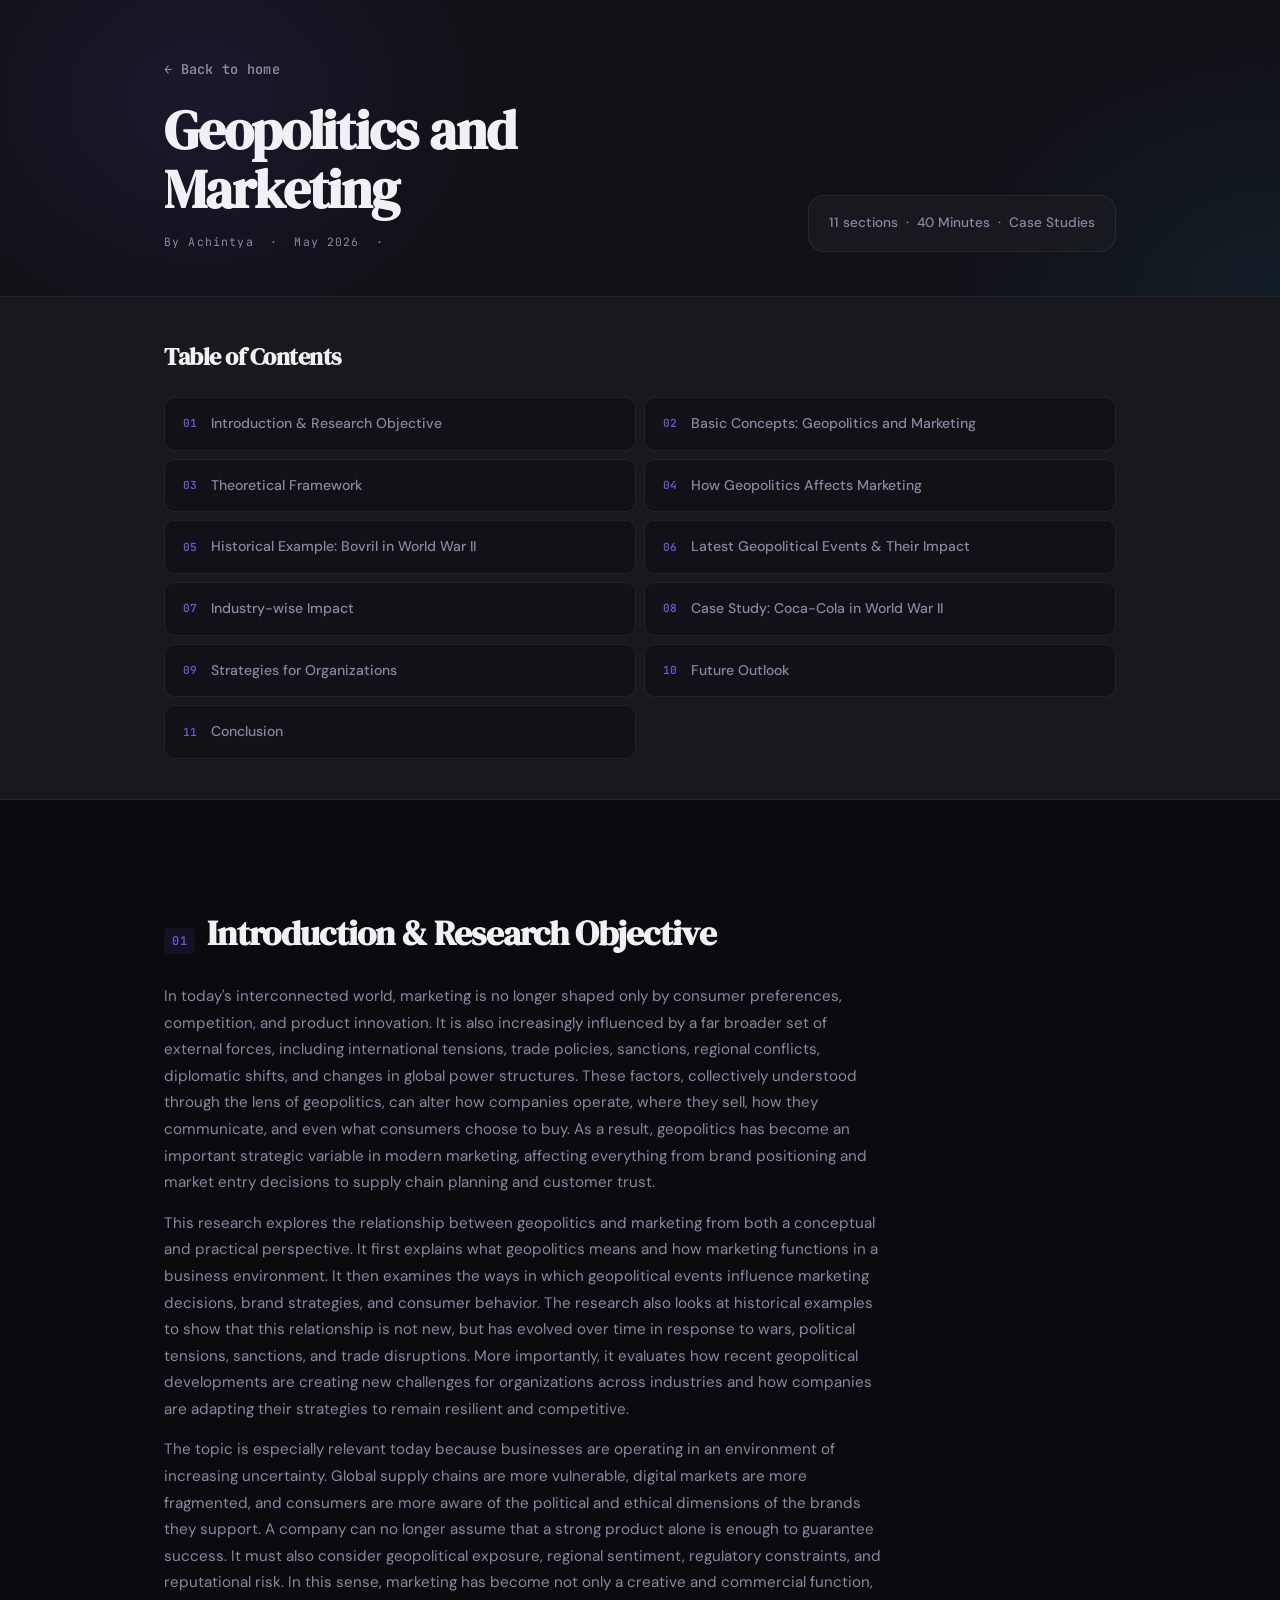
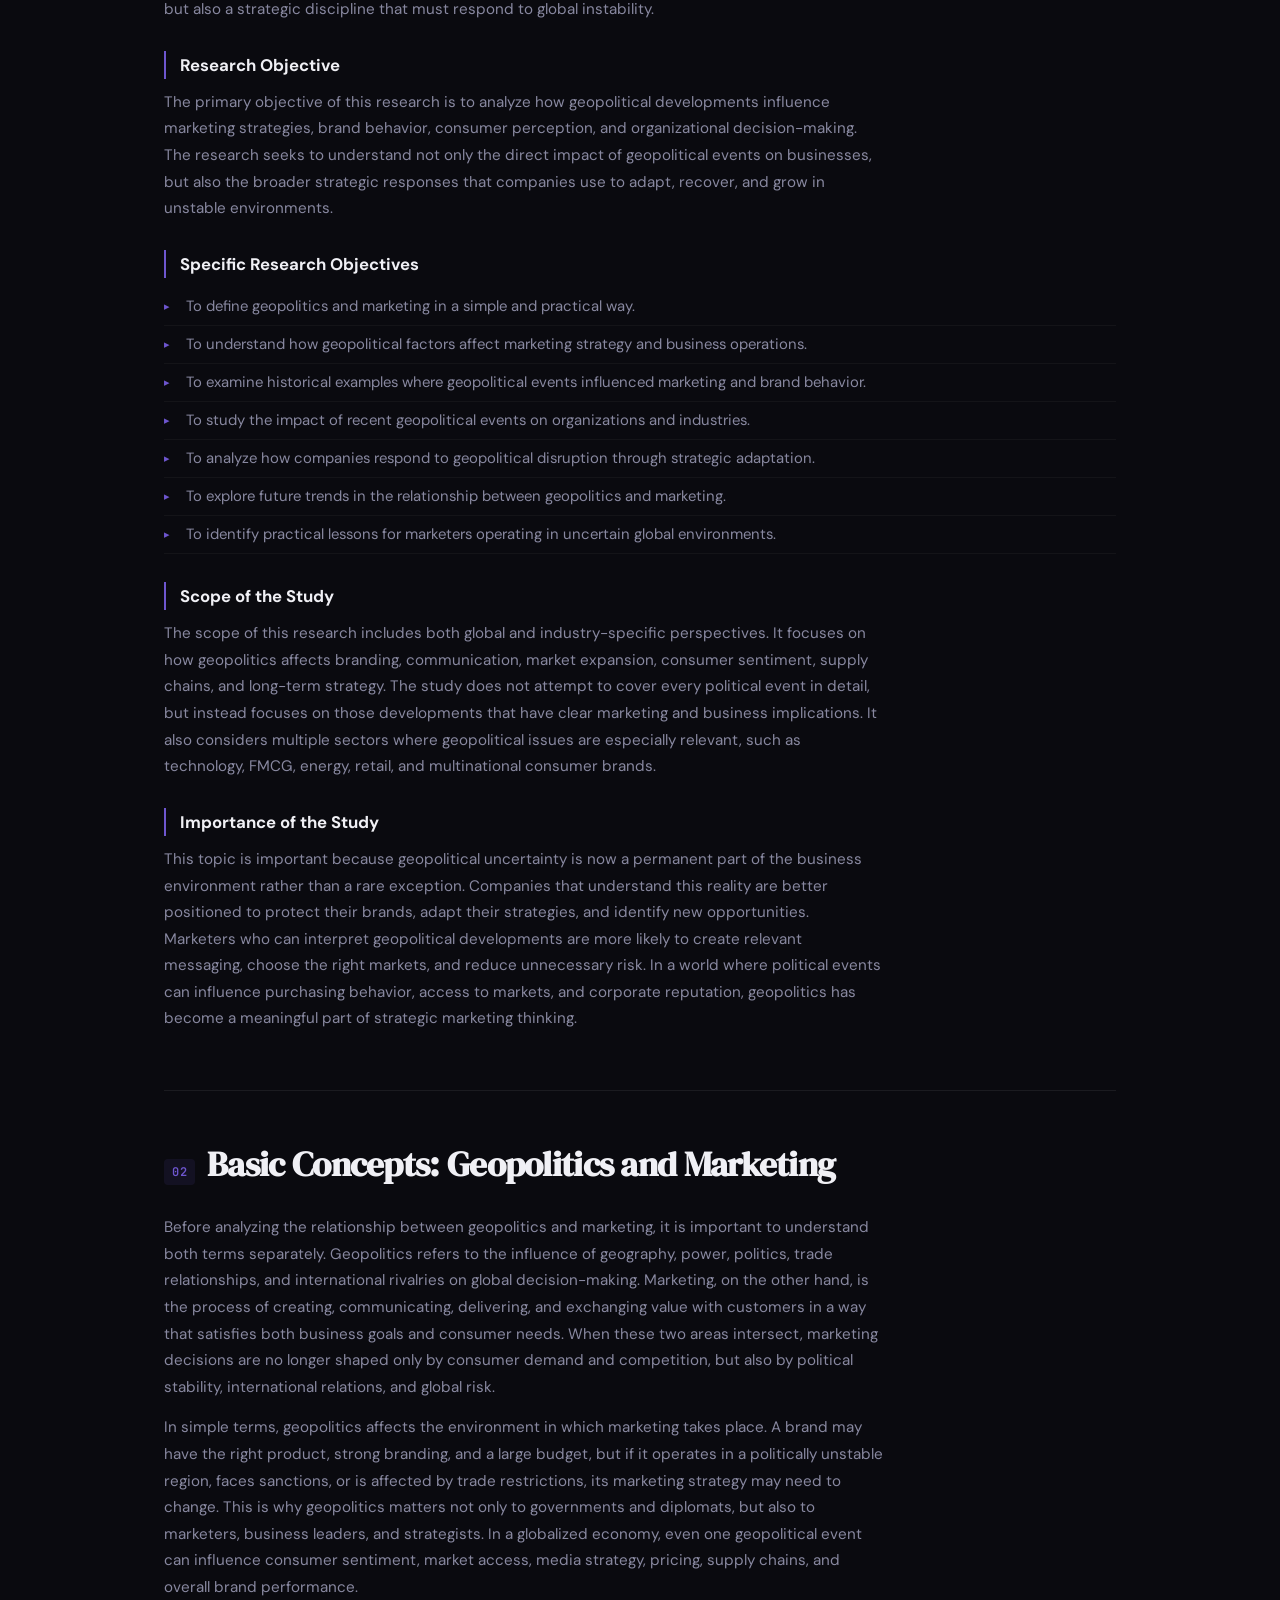
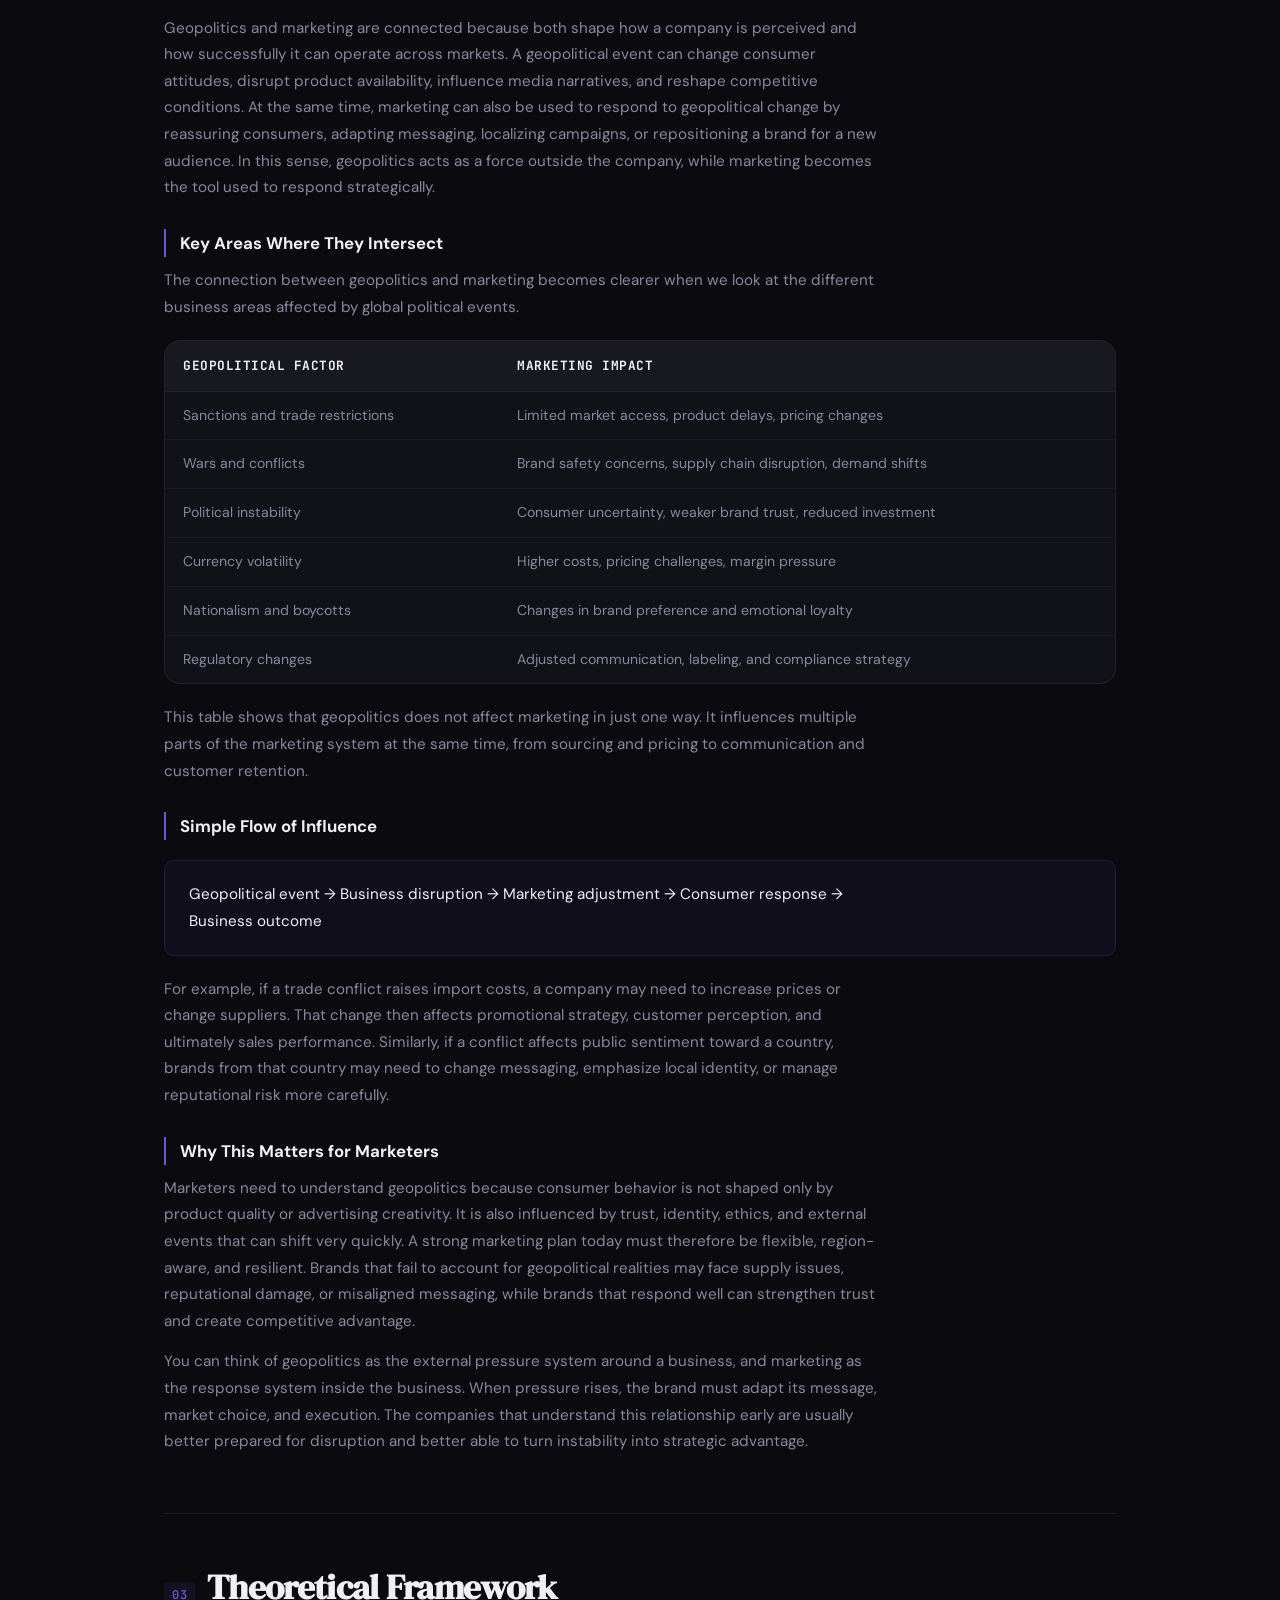
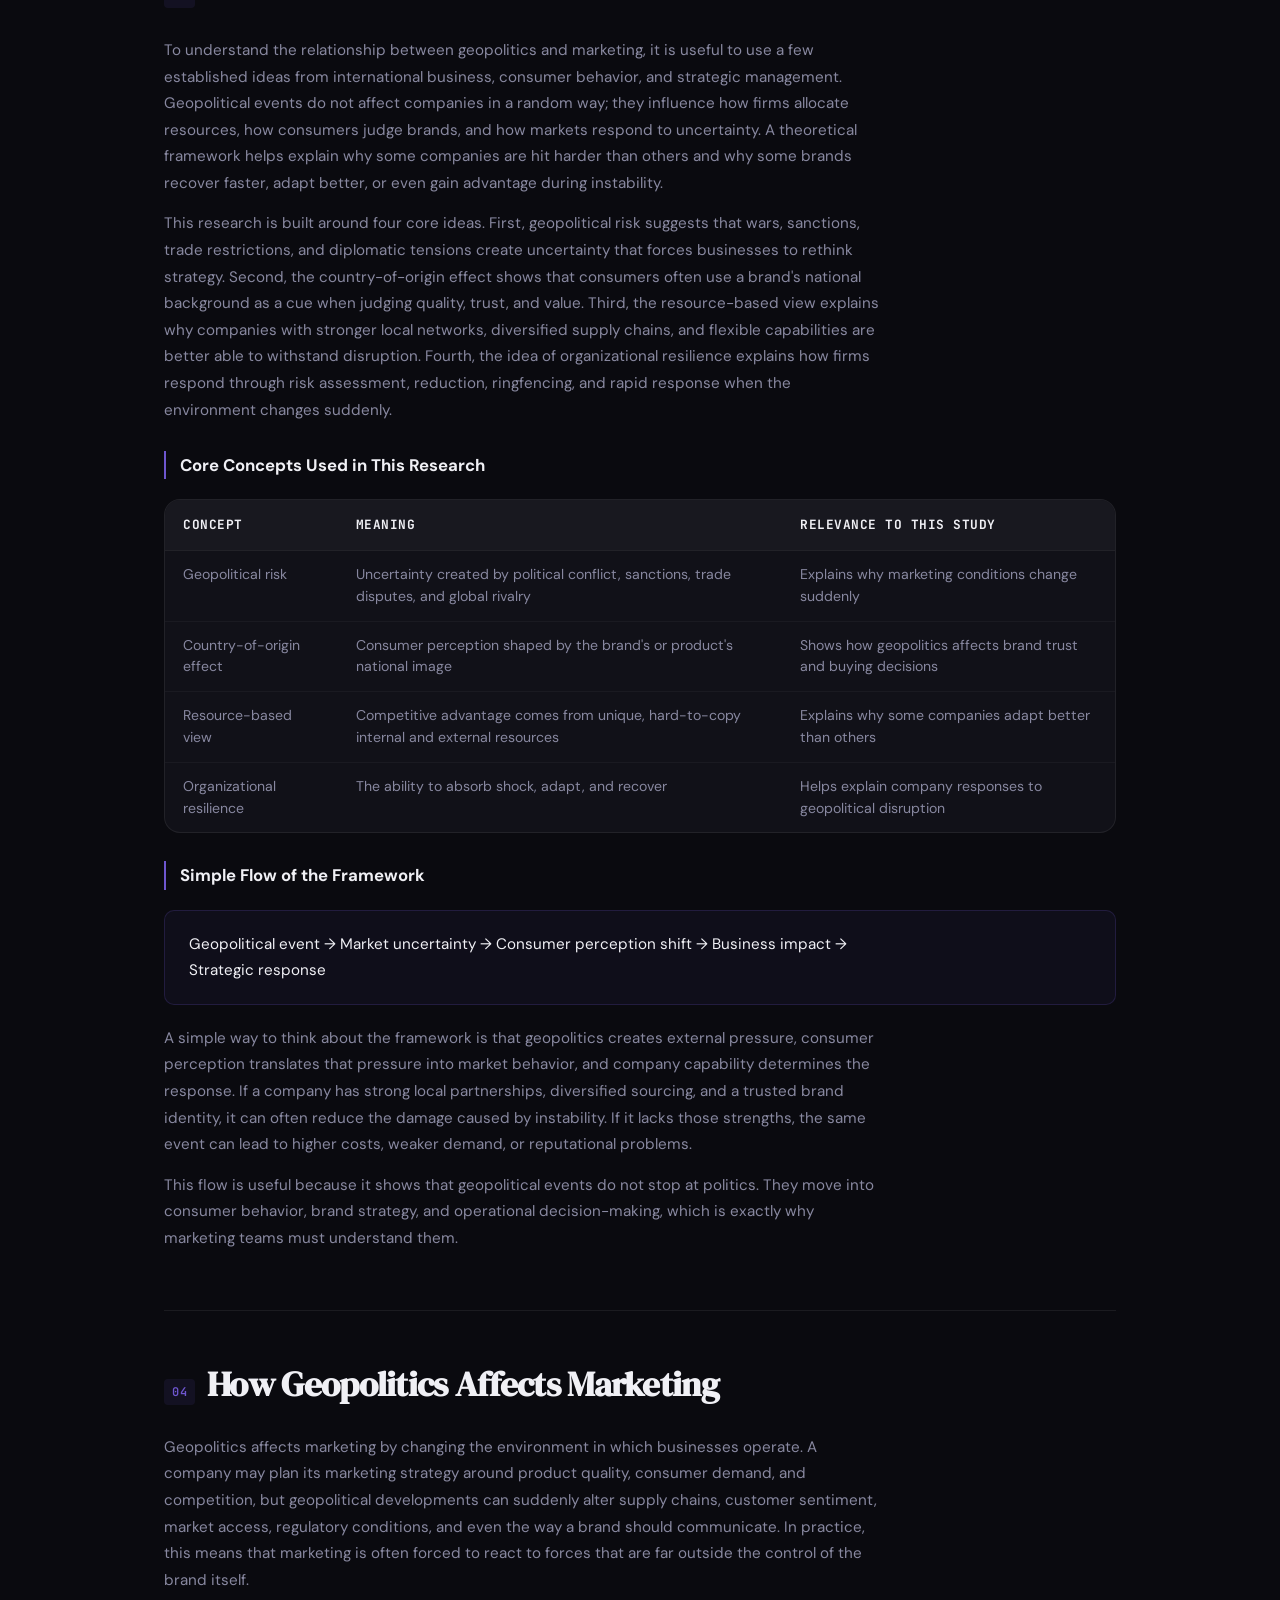
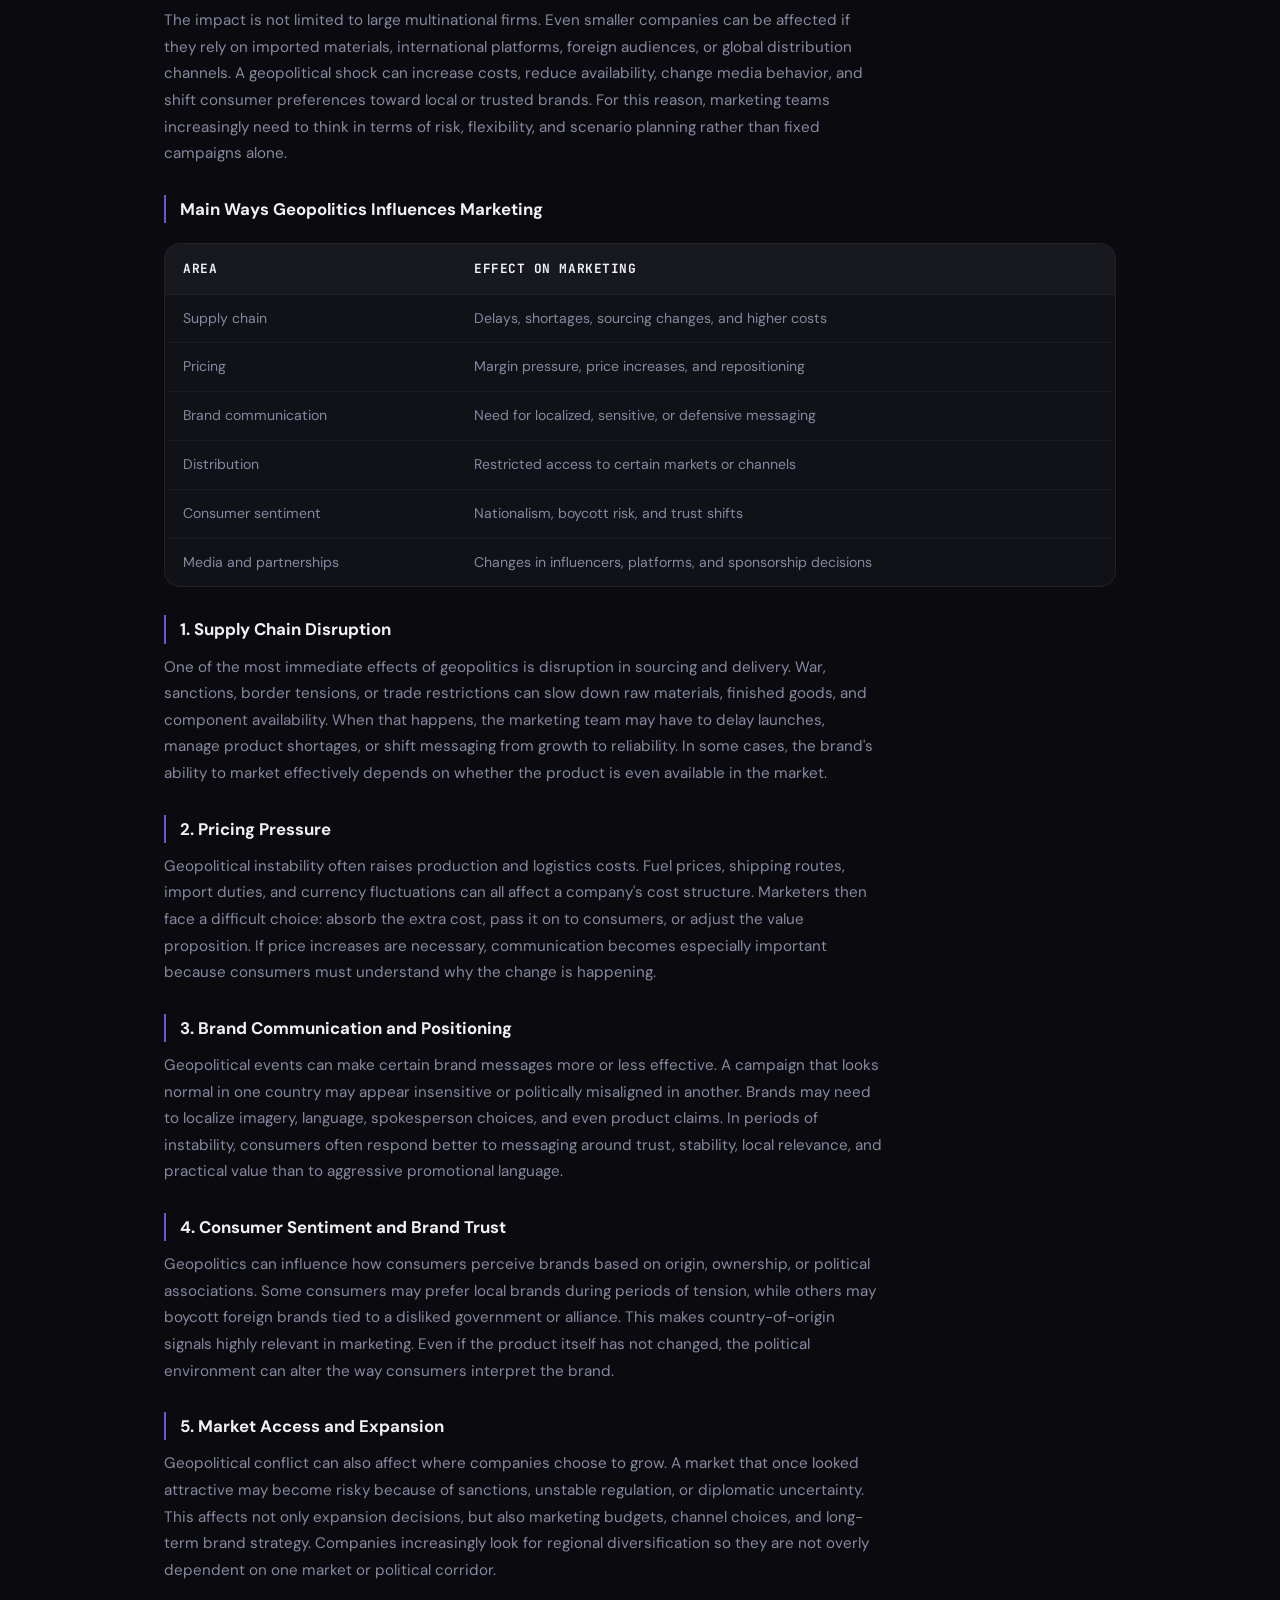
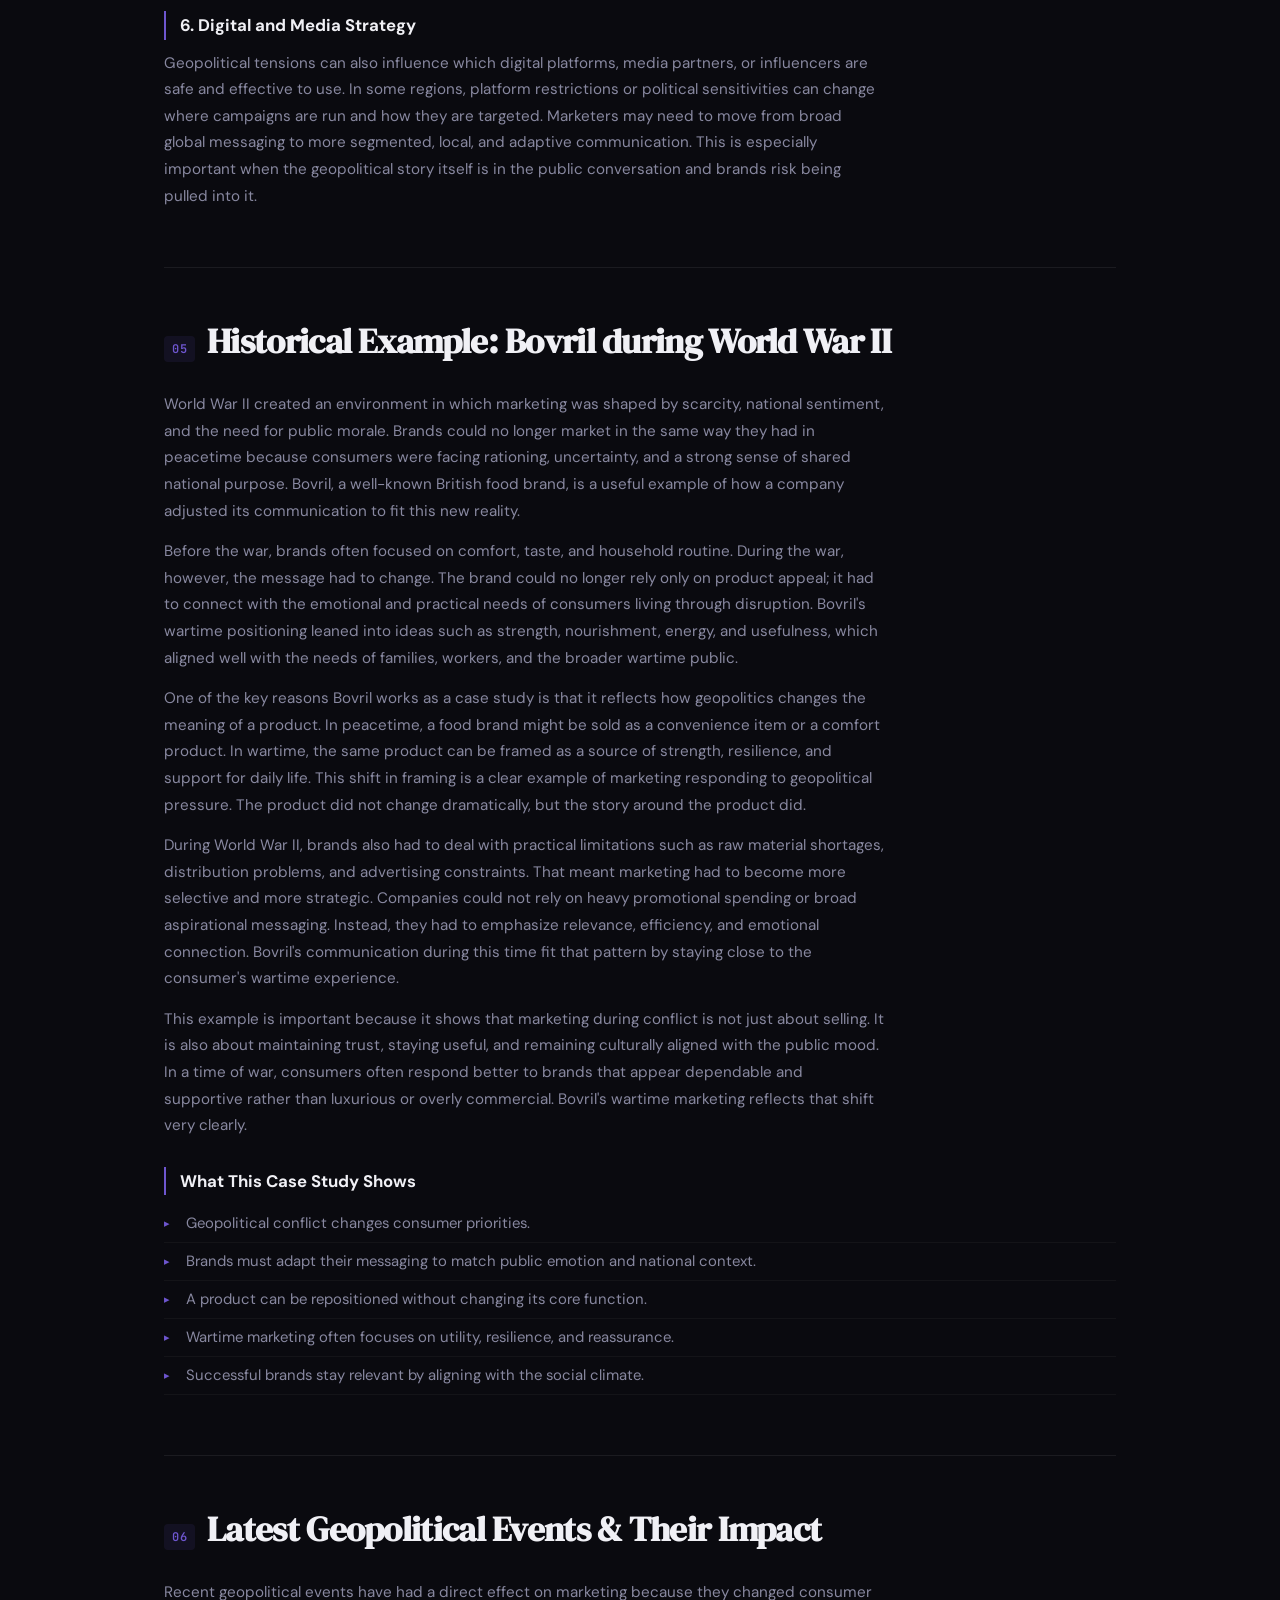
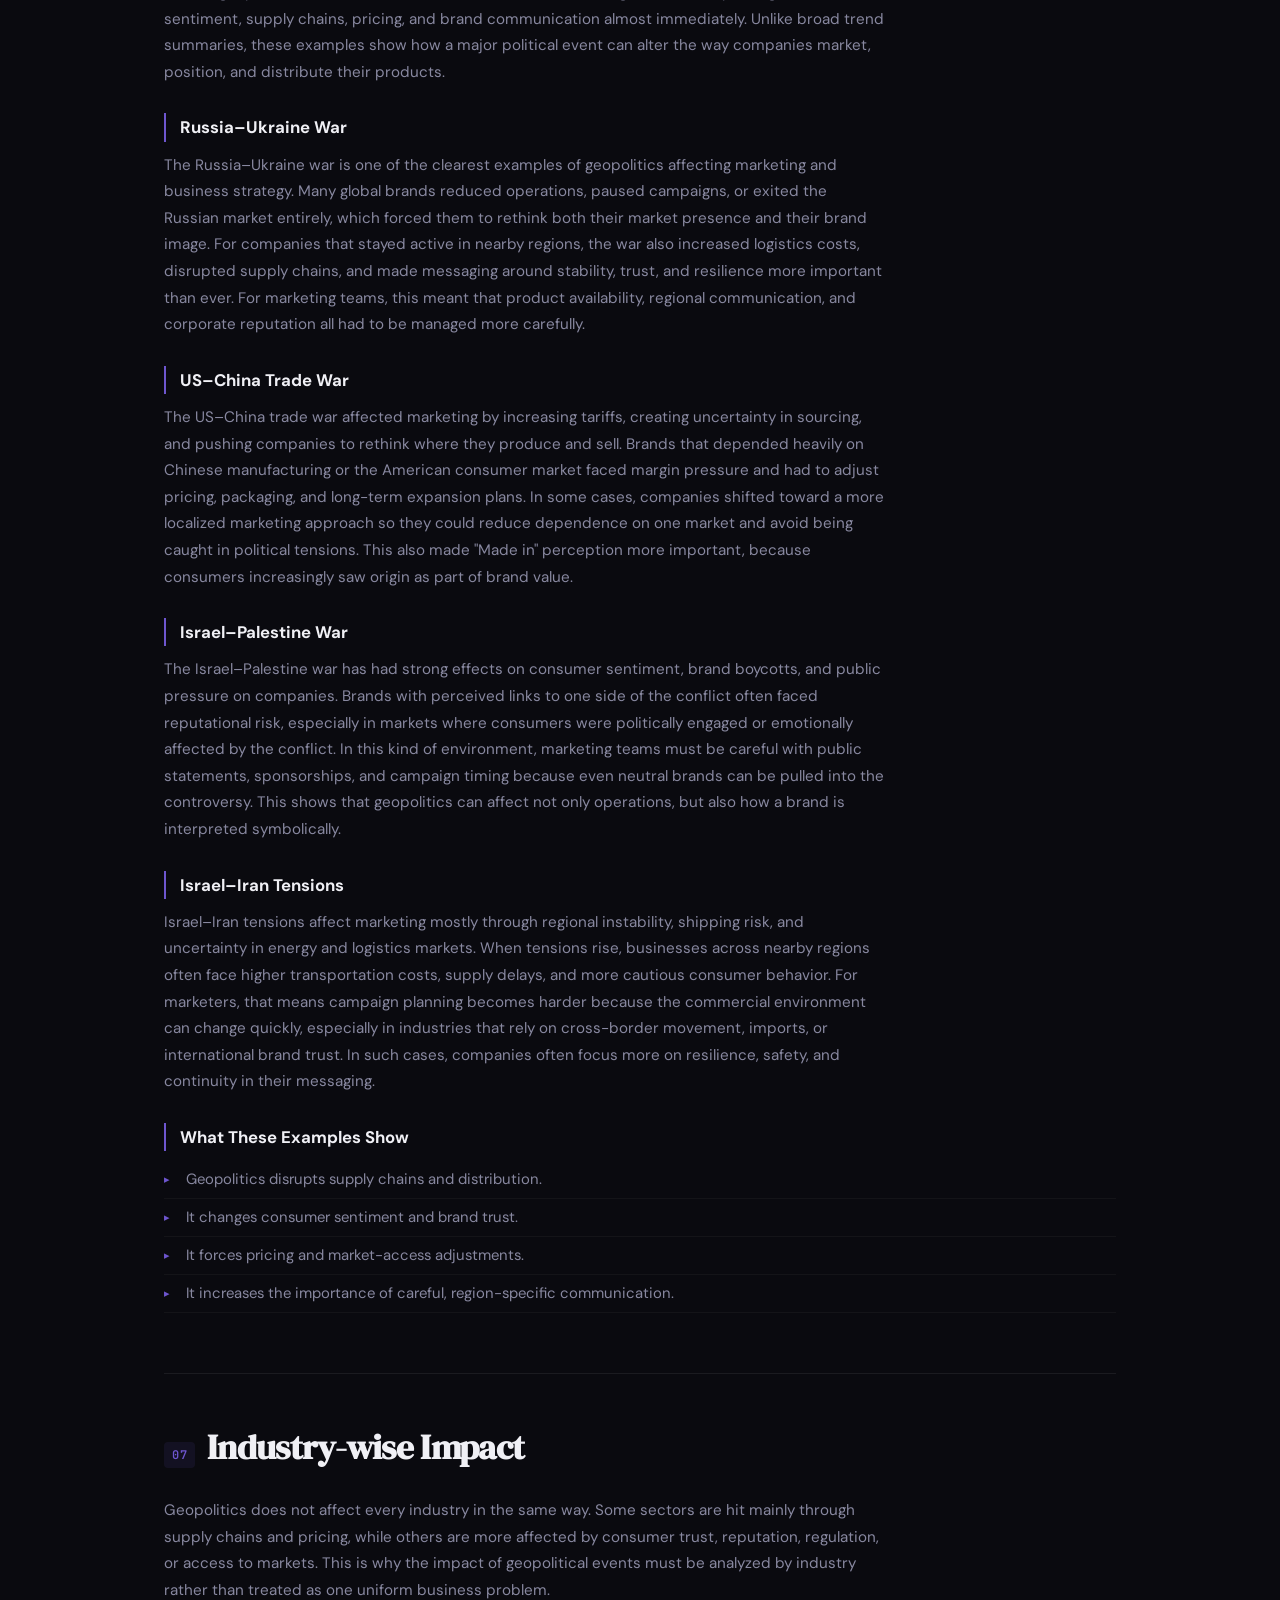
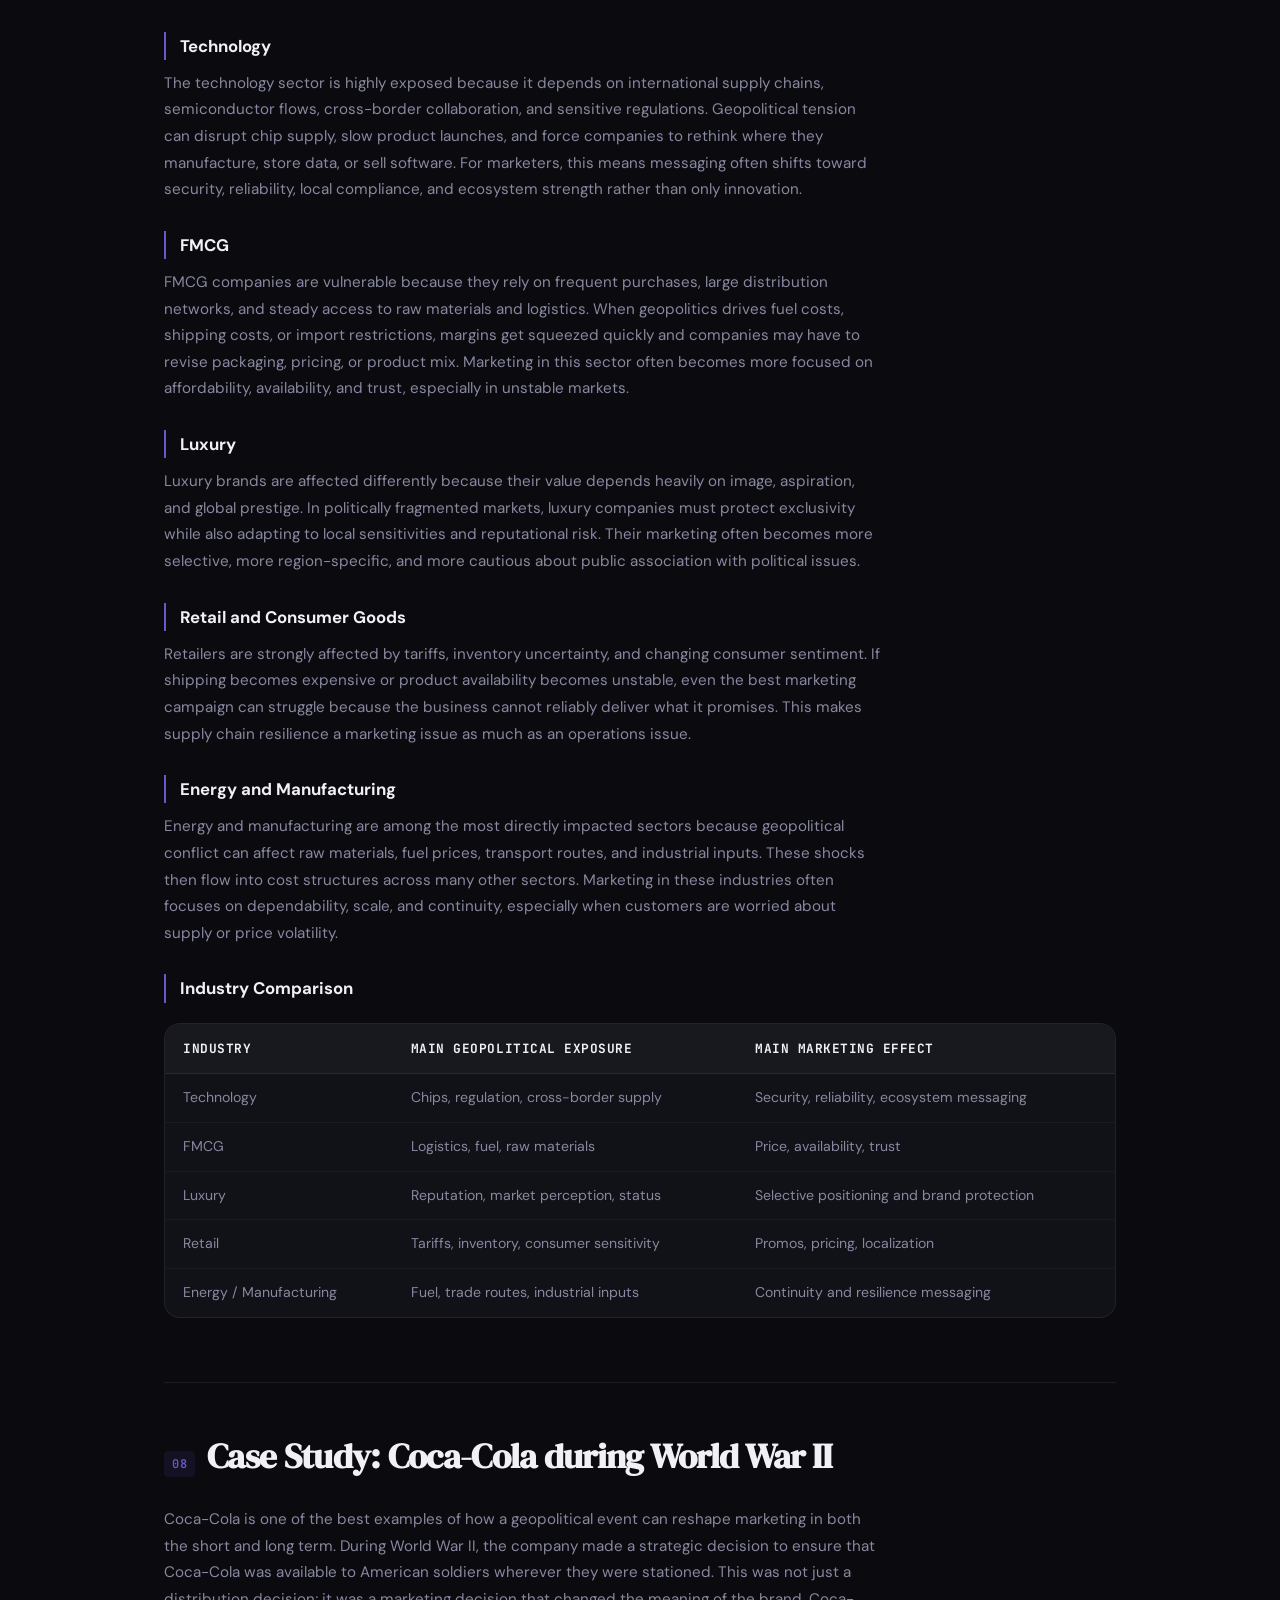
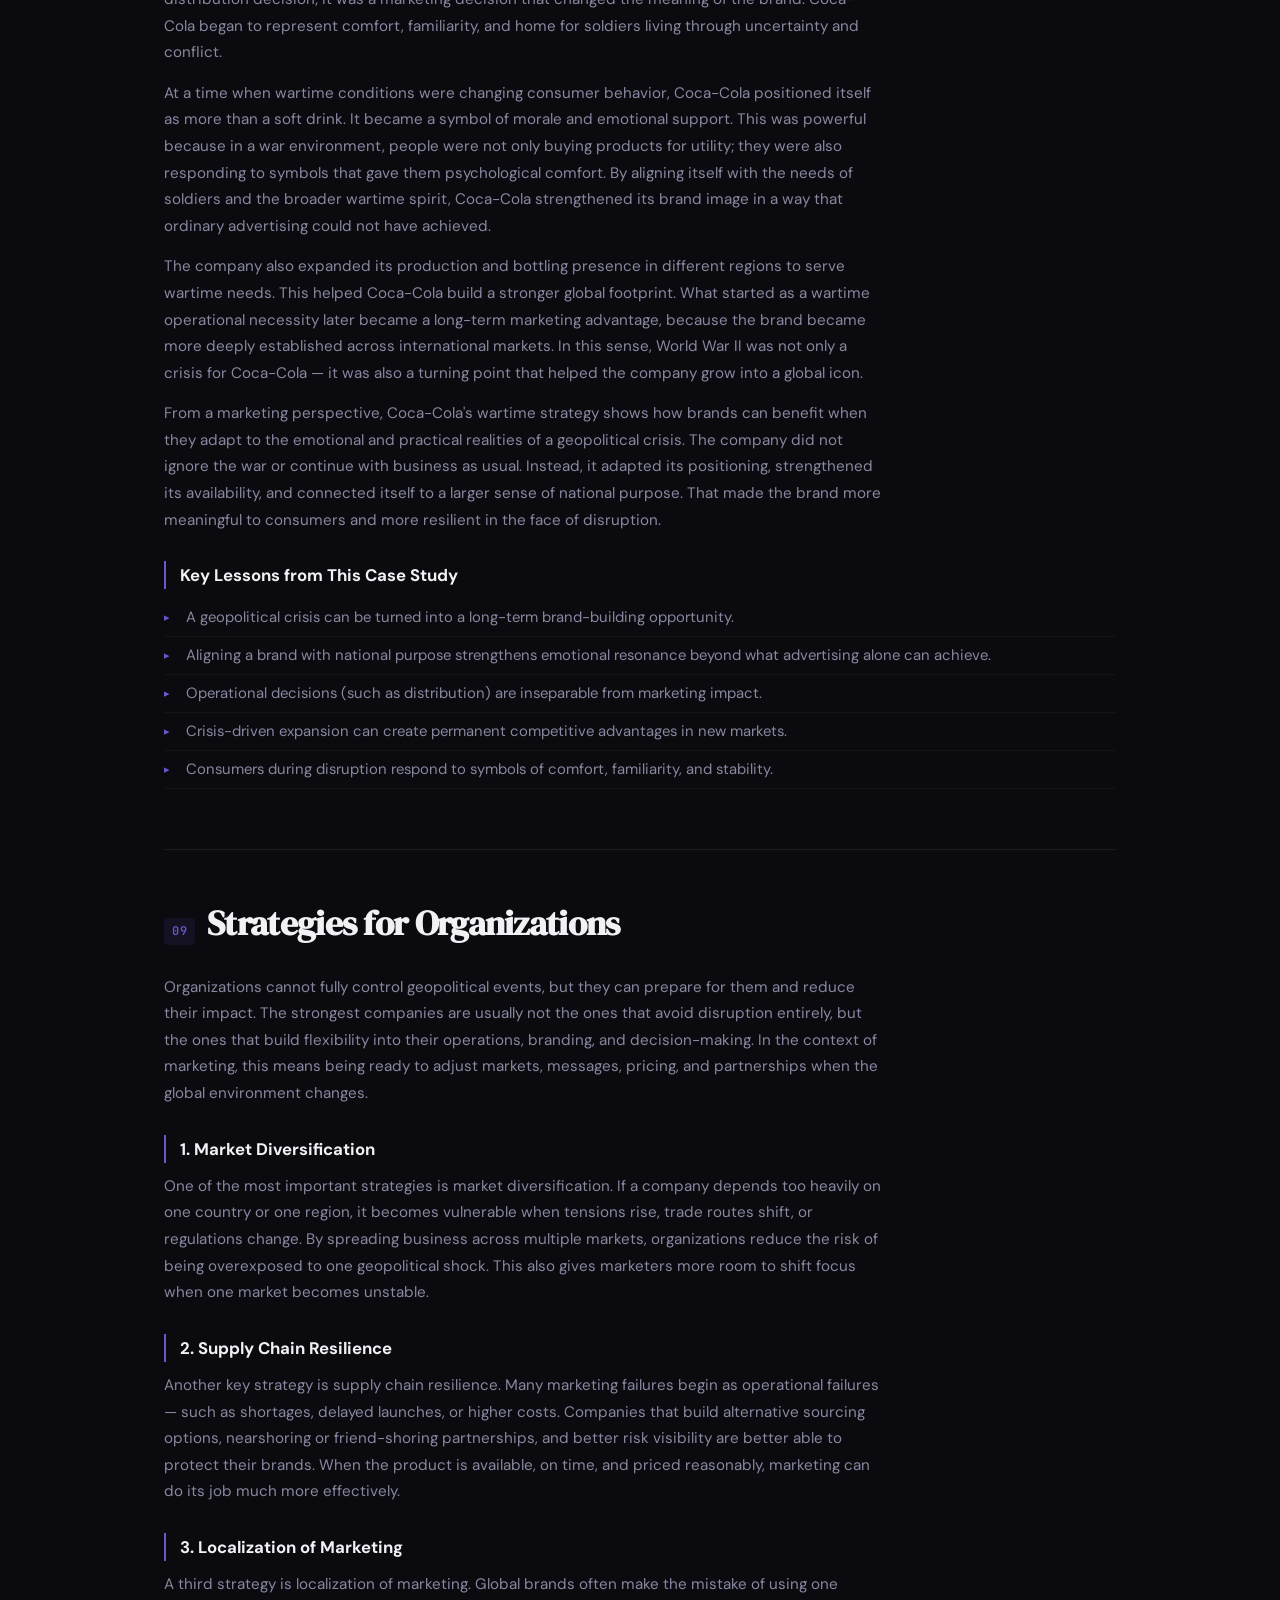
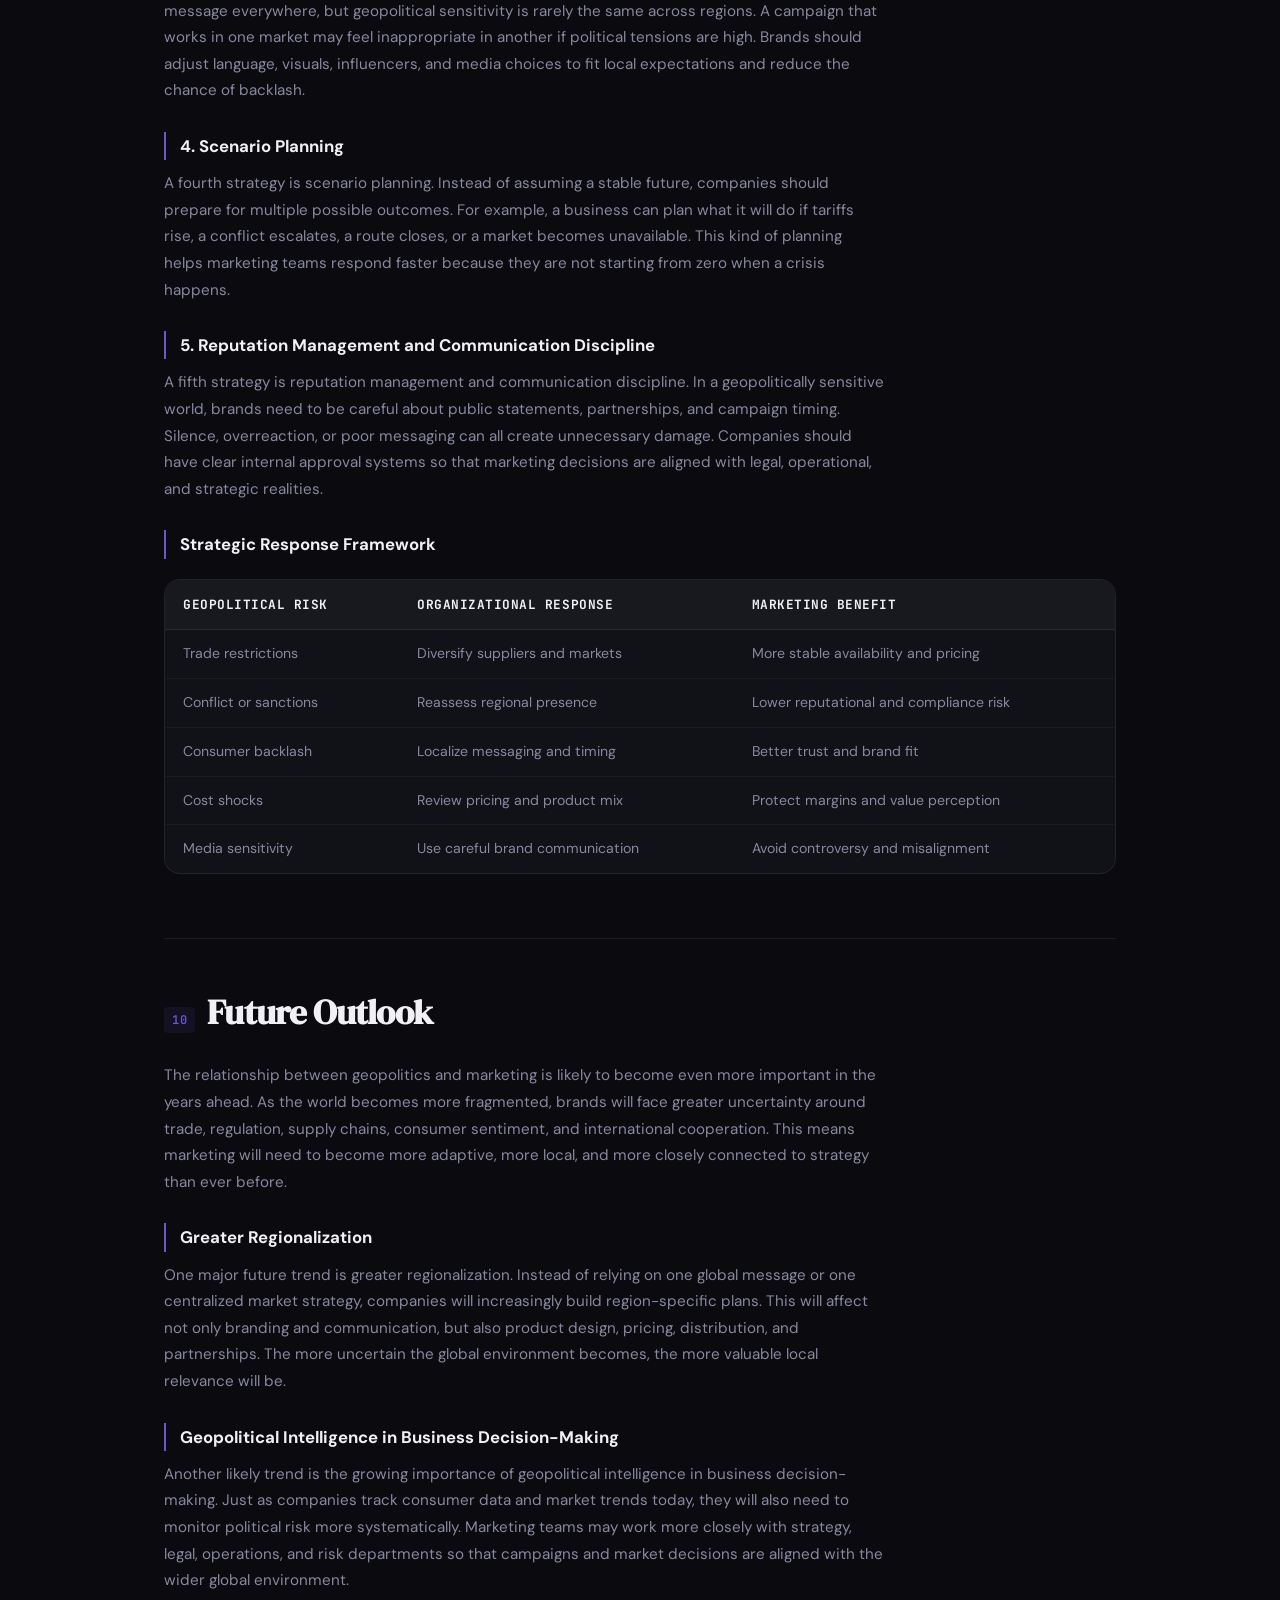
<file: pages/geopolitics-marketing.html>
<!DOCTYPE html>
<html lang="en">
<head>
  <meta charset="UTF-8" />
  <meta name="viewport" content="width=device-width, initial-scale=1.0" />
  <meta name="description" content="Geopolitics and Marketing research by AchintyaAI." />
  <meta name="author" content="AchintyaAI" />
  <title>Geopolitics and Marketing | My Marketing Research</title>
  <link rel="preconnect" href="https://fonts.googleapis.com">
  <link rel="preconnect" href="https://fonts.gstatic.com" crossorigin>
  <link href="https://fonts.googleapis.com/css2?family=DM+Serif+Display:ital@0;1&family=DM+Sans:wght@300;400;500;600;700&family=JetBrains+Mono:wght@400;600&display=swap" rel="stylesheet">
  <link rel="stylesheet" href="../css/style.css" />
  <link rel="stylesheet" href="../css/research.css" />
</head>
<body>

  <header class="research-header">
    <div class="container research-header-inner">
      <div>
        <a href="../index.html" class="back-link">← Back to home</a>
        <h1 class="research-title">Geopolitics and Marketing</h1>
        <p class="research-meta">By Achintya &nbsp;·&nbsp; May 2026 &nbsp;·&nbsp;</p>
      </div>
      <div class="research-badge">11 sections &nbsp;·&nbsp; 40 Minutes &nbsp;·&nbsp; Case Studies</div>
    </div>
  </header>

  <section class="toc-section">
    <div class="container">
      <h2>Table of Contents</h2>
      <nav class="toc-grid">
        <a href="#section1" data-num="01">Introduction &amp; Research Objective</a>
        <a href="#section2" data-num="02">Basic Concepts: Geopolitics and Marketing</a>
        <a href="#section3" data-num="03">Theoretical Framework</a>
        <a href="#section4" data-num="04">How Geopolitics Affects Marketing</a>
        <a href="#section5" data-num="05">Historical Example: Bovril in World War II</a>
        <a href="#section6" data-num="06">Latest Geopolitical Events &amp; Their Impact</a>
        <a href="#section7" data-num="07">Industry-wise Impact</a>
        <a href="#section8" data-num="08">Case Study: Coca-Cola in World War II</a>
        <a href="#section9" data-num="09">Strategies for Organizations</a>
        <a href="#section10" data-num="10">Future Outlook</a>
        <a href="#section11" data-num="11">Conclusion</a>
      </nav>
    </div>
  </section>

  <main class="research-main">
    <div class="container">
      <article class="research-article">

        <!-- ─── SECTION 1 ─── -->
        <section id="section1" class="research-section">
          <h2><span class="section-num">01</span> Introduction &amp; Research Objective</h2>
          <p>In today's interconnected world, marketing is no longer shaped only by consumer preferences, competition, and product innovation. It is also increasingly influenced by a far broader set of external forces, including international tensions, trade policies, sanctions, regional conflicts, diplomatic shifts, and changes in global power structures. These factors, collectively understood through the lens of geopolitics, can alter how companies operate, where they sell, how they communicate, and even what consumers choose to buy. As a result, geopolitics has become an important strategic variable in modern marketing, affecting everything from brand positioning and market entry decisions to supply chain planning and customer trust.</p>
          <p>This research explores the relationship between geopolitics and marketing from both a conceptual and practical perspective. It first explains what geopolitics means and how marketing functions in a business environment. It then examines the ways in which geopolitical events influence marketing decisions, brand strategies, and consumer behavior. The research also looks at historical examples to show that this relationship is not new, but has evolved over time in response to wars, political tensions, sanctions, and trade disruptions. More importantly, it evaluates how recent geopolitical developments are creating new challenges for organizations across industries and how companies are adapting their strategies to remain resilient and competitive.</p>
          <p>The topic is especially relevant today because businesses are operating in an environment of increasing uncertainty. Global supply chains are more vulnerable, digital markets are more fragmented, and consumers are more aware of the political and ethical dimensions of the brands they support. A company can no longer assume that a strong product alone is enough to guarantee success. It must also consider geopolitical exposure, regional sentiment, regulatory constraints, and reputational risk. In this sense, marketing has become not only a creative and commercial function, but also a strategic discipline that must respond to global instability.</p>

          <h3>Research Objective</h3>
          <p>The primary objective of this research is to analyze how geopolitical developments influence marketing strategies, brand behavior, consumer perception, and organizational decision-making. The research seeks to understand not only the direct impact of geopolitical events on businesses, but also the broader strategic responses that companies use to adapt, recover, and grow in unstable environments.</p>

          <h3>Specific Research Objectives</h3>
          <ul>
            <li>To define geopolitics and marketing in a simple and practical way.</li>
            <li>To understand how geopolitical factors affect marketing strategy and business operations.</li>
            <li>To examine historical examples where geopolitical events influenced marketing and brand behavior.</li>
            <li>To study the impact of recent geopolitical events on organizations and industries.</li>
            <li>To analyze how companies respond to geopolitical disruption through strategic adaptation.</li>
            <li>To explore future trends in the relationship between geopolitics and marketing.</li>
            <li>To identify practical lessons for marketers operating in uncertain global environments.</li>
          </ul>

          <h3>Scope of the Study</h3>
          <p>The scope of this research includes both global and industry-specific perspectives. It focuses on how geopolitics affects branding, communication, market expansion, consumer sentiment, supply chains, and long-term strategy. The study does not attempt to cover every political event in detail, but instead focuses on those developments that have clear marketing and business implications. It also considers multiple sectors where geopolitical issues are especially relevant, such as technology, FMCG, energy, retail, and multinational consumer brands.</p>

          <h3>Importance of the Study</h3>
          <p>This topic is important because geopolitical uncertainty is now a permanent part of the business environment rather than a rare exception. Companies that understand this reality are better positioned to protect their brands, adapt their strategies, and identify new opportunities. Marketers who can interpret geopolitical developments are more likely to create relevant messaging, choose the right markets, and reduce unnecessary risk. In a world where political events can influence purchasing behavior, access to markets, and corporate reputation, geopolitics has become a meaningful part of strategic marketing thinking.</p>
        </section>

        <!-- ─── SECTION 2 ─── -->
        <section id="section2" class="research-section">
          <h2><span class="section-num">02</span> Basic Concepts: Geopolitics and Marketing</h2>
          <p>Before analyzing the relationship between geopolitics and marketing, it is important to understand both terms separately. Geopolitics refers to the influence of geography, power, politics, trade relationships, and international rivalries on global decision-making. Marketing, on the other hand, is the process of creating, communicating, delivering, and exchanging value with customers in a way that satisfies both business goals and consumer needs. When these two areas intersect, marketing decisions are no longer shaped only by consumer demand and competition, but also by political stability, international relations, and global risk.</p>
          <p>In simple terms, geopolitics affects the environment in which marketing takes place. A brand may have the right product, strong branding, and a large budget, but if it operates in a politically unstable region, faces sanctions, or is affected by trade restrictions, its marketing strategy may need to change. This is why geopolitics matters not only to governments and diplomats, but also to marketers, business leaders, and strategists. In a globalized economy, even one geopolitical event can influence consumer sentiment, market access, media strategy, pricing, supply chains, and overall brand performance.</p>
          <p>Geopolitics and marketing are connected because both shape how a company is perceived and how successfully it can operate across markets. A geopolitical event can change consumer attitudes, disrupt product availability, influence media narratives, and reshape competitive conditions. At the same time, marketing can also be used to respond to geopolitical change by reassuring consumers, adapting messaging, localizing campaigns, or repositioning a brand for a new audience. In this sense, geopolitics acts as a force outside the company, while marketing becomes the tool used to respond strategically.</p>

          <h3>Key Areas Where They Intersect</h3>
          <p>The connection between geopolitics and marketing becomes clearer when we look at the different business areas affected by global political events.</p>
          <div class="table-wrap">
            <table>
              <thead><tr><th>Geopolitical Factor</th><th>Marketing Impact</th></tr></thead>
              <tbody>
                <tr><td>Sanctions and trade restrictions</td><td>Limited market access, product delays, pricing changes</td></tr>
                <tr><td>Wars and conflicts</td><td>Brand safety concerns, supply chain disruption, demand shifts</td></tr>
                <tr><td>Political instability</td><td>Consumer uncertainty, weaker brand trust, reduced investment</td></tr>
                <tr><td>Currency volatility</td><td>Higher costs, pricing challenges, margin pressure</td></tr>
                <tr><td>Nationalism and boycotts</td><td>Changes in brand preference and emotional loyalty</td></tr>
                <tr><td>Regulatory changes</td><td>Adjusted communication, labeling, and compliance strategy</td></tr>
              </tbody>
            </table>
          </div>
          <p>This table shows that geopolitics does not affect marketing in just one way. It influences multiple parts of the marketing system at the same time, from sourcing and pricing to communication and customer retention.</p>

          <h3>Simple Flow of Influence</h3>
          <div class="highlight-box">
            <p>Geopolitical event → Business disruption → Marketing adjustment → Consumer response → Business outcome</p>
          </div>
          <p>For example, if a trade conflict raises import costs, a company may need to increase prices or change suppliers. That change then affects promotional strategy, customer perception, and ultimately sales performance. Similarly, if a conflict affects public sentiment toward a country, brands from that country may need to change messaging, emphasize local identity, or manage reputational risk more carefully.</p>

          <h3>Why This Matters for Marketers</h3>
          <p>Marketers need to understand geopolitics because consumer behavior is not shaped only by product quality or advertising creativity. It is also influenced by trust, identity, ethics, and external events that can shift very quickly. A strong marketing plan today must therefore be flexible, region-aware, and resilient. Brands that fail to account for geopolitical realities may face supply issues, reputational damage, or misaligned messaging, while brands that respond well can strengthen trust and create competitive advantage.</p>
          <p>You can think of geopolitics as the external pressure system around a business, and marketing as the response system inside the business. When pressure rises, the brand must adapt its message, market choice, and execution. The companies that understand this relationship early are usually better prepared for disruption and better able to turn instability into strategic advantage.</p>
        </section>

        <!-- ─── SECTION 3 ─── -->
        <section id="section3" class="research-section">
          <h2><span class="section-num">03</span> Theoretical Framework</h2>
          <p>To understand the relationship between geopolitics and marketing, it is useful to use a few established ideas from international business, consumer behavior, and strategic management. Geopolitical events do not affect companies in a random way; they influence how firms allocate resources, how consumers judge brands, and how markets respond to uncertainty. A theoretical framework helps explain why some companies are hit harder than others and why some brands recover faster, adapt better, or even gain advantage during instability.</p>
          <p>This research is built around four core ideas. First, geopolitical risk suggests that wars, sanctions, trade restrictions, and diplomatic tensions create uncertainty that forces businesses to rethink strategy. Second, the country-of-origin effect shows that consumers often use a brand's national background as a cue when judging quality, trust, and value. Third, the resource-based view explains why companies with stronger local networks, diversified supply chains, and flexible capabilities are better able to withstand disruption. Fourth, the idea of organizational resilience explains how firms respond through risk assessment, reduction, ringfencing, and rapid response when the environment changes suddenly.</p>

          <h3>Core Concepts Used in This Research</h3>
          <div class="table-wrap">
            <table>
              <thead><tr><th>Concept</th><th>Meaning</th><th>Relevance to This Study</th></tr></thead>
              <tbody>
                <tr><td>Geopolitical risk</td><td>Uncertainty created by political conflict, sanctions, trade disputes, and global rivalry</td><td>Explains why marketing conditions change suddenly</td></tr>
                <tr><td>Country-of-origin effect</td><td>Consumer perception shaped by the brand's or product's national image</td><td>Shows how geopolitics affects brand trust and buying decisions</td></tr>
                <tr><td>Resource-based view</td><td>Competitive advantage comes from unique, hard-to-copy internal and external resources</td><td>Explains why some companies adapt better than others</td></tr>
                <tr><td>Organizational resilience</td><td>The ability to absorb shock, adapt, and recover</td><td>Helps explain company responses to geopolitical disruption</td></tr>
              </tbody>
            </table>
          </div>

          <h3>Simple Flow of the Framework</h3>
          <div class="highlight-box">
            <p>Geopolitical event → Market uncertainty → Consumer perception shift → Business impact → Strategic response</p>
          </div>
          <p>A simple way to think about the framework is that geopolitics creates external pressure, consumer perception translates that pressure into market behavior, and company capability determines the response. If a company has strong local partnerships, diversified sourcing, and a trusted brand identity, it can often reduce the damage caused by instability. If it lacks those strengths, the same event can lead to higher costs, weaker demand, or reputational problems.</p>
          <p>This flow is useful because it shows that geopolitical events do not stop at politics. They move into consumer behavior, brand strategy, and operational decision-making, which is exactly why marketing teams must understand them.</p>
        </section>

        <!-- ─── SECTION 4 ─── -->
        <section id="section4" class="research-section">
          <h2><span class="section-num">04</span> How Geopolitics Affects Marketing</h2>
          <p>Geopolitics affects marketing by changing the environment in which businesses operate. A company may plan its marketing strategy around product quality, consumer demand, and competition, but geopolitical developments can suddenly alter supply chains, customer sentiment, market access, regulatory conditions, and even the way a brand should communicate. In practice, this means that marketing is often forced to react to forces that are far outside the control of the brand itself.</p>
          <p>The impact is not limited to large multinational firms. Even smaller companies can be affected if they rely on imported materials, international platforms, foreign audiences, or global distribution channels. A geopolitical shock can increase costs, reduce availability, change media behavior, and shift consumer preferences toward local or trusted brands. For this reason, marketing teams increasingly need to think in terms of risk, flexibility, and scenario planning rather than fixed campaigns alone.</p>

          <h3>Main Ways Geopolitics Influences Marketing</h3>
          <div class="table-wrap">
            <table>
              <thead><tr><th>Area</th><th>Effect on Marketing</th></tr></thead>
              <tbody>
                <tr><td>Supply chain</td><td>Delays, shortages, sourcing changes, and higher costs</td></tr>
                <tr><td>Pricing</td><td>Margin pressure, price increases, and repositioning</td></tr>
                <tr><td>Brand communication</td><td>Need for localized, sensitive, or defensive messaging</td></tr>
                <tr><td>Distribution</td><td>Restricted access to certain markets or channels</td></tr>
                <tr><td>Consumer sentiment</td><td>Nationalism, boycott risk, and trust shifts</td></tr>
                <tr><td>Media and partnerships</td><td>Changes in influencers, platforms, and sponsorship decisions</td></tr>
              </tbody>
            </table>
          </div>

          <h3>1. Supply Chain Disruption</h3>
          <p>One of the most immediate effects of geopolitics is disruption in sourcing and delivery. War, sanctions, border tensions, or trade restrictions can slow down raw materials, finished goods, and component availability. When that happens, the marketing team may have to delay launches, manage product shortages, or shift messaging from growth to reliability. In some cases, the brand's ability to market effectively depends on whether the product is even available in the market.</p>

          <h3>2. Pricing Pressure</h3>
          <p>Geopolitical instability often raises production and logistics costs. Fuel prices, shipping routes, import duties, and currency fluctuations can all affect a company's cost structure. Marketers then face a difficult choice: absorb the extra cost, pass it on to consumers, or adjust the value proposition. If price increases are necessary, communication becomes especially important because consumers must understand why the change is happening.</p>

          <h3>3. Brand Communication and Positioning</h3>
          <p>Geopolitical events can make certain brand messages more or less effective. A campaign that looks normal in one country may appear insensitive or politically misaligned in another. Brands may need to localize imagery, language, spokesperson choices, and even product claims. In periods of instability, consumers often respond better to messaging around trust, stability, local relevance, and practical value than to aggressive promotional language.</p>

          <h3>4. Consumer Sentiment and Brand Trust</h3>
          <p>Geopolitics can influence how consumers perceive brands based on origin, ownership, or political associations. Some consumers may prefer local brands during periods of tension, while others may boycott foreign brands tied to a disliked government or alliance. This makes country-of-origin signals highly relevant in marketing. Even if the product itself has not changed, the political environment can alter the way consumers interpret the brand.</p>

          <h3>5. Market Access and Expansion</h3>
          <p>Geopolitical conflict can also affect where companies choose to grow. A market that once looked attractive may become risky because of sanctions, unstable regulation, or diplomatic uncertainty. This affects not only expansion decisions, but also marketing budgets, channel choices, and long-term brand strategy. Companies increasingly look for regional diversification so they are not overly dependent on one market or political corridor.</p>

          <h3>6. Digital and Media Strategy</h3>
          <p>Geopolitical tensions can also influence which digital platforms, media partners, or influencers are safe and effective to use. In some regions, platform restrictions or political sensitivities can change where campaigns are run and how they are targeted. Marketers may need to move from broad global messaging to more segmented, local, and adaptive communication. This is especially important when the geopolitical story itself is in the public conversation and brands risk being pulled into it.</p>
        </section>

        <!-- ─── SECTION 5 ─── -->
        <section id="section5" class="research-section">
          <h2><span class="section-num">05</span> Historical Example: Bovril during World War II</h2>
          <p>World War II created an environment in which marketing was shaped by scarcity, national sentiment, and the need for public morale. Brands could no longer market in the same way they had in peacetime because consumers were facing rationing, uncertainty, and a strong sense of shared national purpose. Bovril, a well-known British food brand, is a useful example of how a company adjusted its communication to fit this new reality.</p>
          <p>Before the war, brands often focused on comfort, taste, and household routine. During the war, however, the message had to change. The brand could no longer rely only on product appeal; it had to connect with the emotional and practical needs of consumers living through disruption. Bovril's wartime positioning leaned into ideas such as strength, nourishment, energy, and usefulness, which aligned well with the needs of families, workers, and the broader wartime public.</p>
          <p>One of the key reasons Bovril works as a case study is that it reflects how geopolitics changes the meaning of a product. In peacetime, a food brand might be sold as a convenience item or a comfort product. In wartime, the same product can be framed as a source of strength, resilience, and support for daily life. This shift in framing is a clear example of marketing responding to geopolitical pressure. The product did not change dramatically, but the story around the product did.</p>
          <p>During World War II, brands also had to deal with practical limitations such as raw material shortages, distribution problems, and advertising constraints. That meant marketing had to become more selective and more strategic. Companies could not rely on heavy promotional spending or broad aspirational messaging. Instead, they had to emphasize relevance, efficiency, and emotional connection. Bovril's communication during this time fit that pattern by staying close to the consumer's wartime experience.</p>
          <p>This example is important because it shows that marketing during conflict is not just about selling. It is also about maintaining trust, staying useful, and remaining culturally aligned with the public mood. In a time of war, consumers often respond better to brands that appear dependable and supportive rather than luxurious or overly commercial. Bovril's wartime marketing reflects that shift very clearly.</p>

          <h3>What This Case Study Shows</h3>
          <ul>
            <li>Geopolitical conflict changes consumer priorities.</li>
            <li>Brands must adapt their messaging to match public emotion and national context.</li>
            <li>A product can be repositioned without changing its core function.</li>
            <li>Wartime marketing often focuses on utility, resilience, and reassurance.</li>
            <li>Successful brands stay relevant by aligning with the social climate.</li>
          </ul>
        </section>

        <!-- ─── SECTION 6 ─── -->
        <section id="section6" class="research-section">
          <h2><span class="section-num">06</span> Latest Geopolitical Events &amp; Their Impact</h2>
          <p>Recent geopolitical events have had a direct effect on marketing because they changed consumer sentiment, supply chains, pricing, and brand communication almost immediately. Unlike broad trend summaries, these examples show how a major political event can alter the way companies market, position, and distribute their products.</p>

          <h3>Russia–Ukraine War</h3>
          <p>The Russia–Ukraine war is one of the clearest examples of geopolitics affecting marketing and business strategy. Many global brands reduced operations, paused campaigns, or exited the Russian market entirely, which forced them to rethink both their market presence and their brand image. For companies that stayed active in nearby regions, the war also increased logistics costs, disrupted supply chains, and made messaging around stability, trust, and resilience more important than ever. For marketing teams, this meant that product availability, regional communication, and corporate reputation all had to be managed more carefully.</p>

          <h3>US–China Trade War</h3>
          <p>The US–China trade war affected marketing by increasing tariffs, creating uncertainty in sourcing, and pushing companies to rethink where they produce and sell. Brands that depended heavily on Chinese manufacturing or the American consumer market faced margin pressure and had to adjust pricing, packaging, and long-term expansion plans. In some cases, companies shifted toward a more localized marketing approach so they could reduce dependence on one market and avoid being caught in political tensions. This also made "Made in" perception more important, because consumers increasingly saw origin as part of brand value.</p>

          <h3>Israel–Palestine War</h3>
          <p>The Israel–Palestine war has had strong effects on consumer sentiment, brand boycotts, and public pressure on companies. Brands with perceived links to one side of the conflict often faced reputational risk, especially in markets where consumers were politically engaged or emotionally affected by the conflict. In this kind of environment, marketing teams must be careful with public statements, sponsorships, and campaign timing because even neutral brands can be pulled into the controversy. This shows that geopolitics can affect not only operations, but also how a brand is interpreted symbolically.</p>

          <h3>Israel–Iran Tensions</h3>
          <p>Israel–Iran tensions affect marketing mostly through regional instability, shipping risk, and uncertainty in energy and logistics markets. When tensions rise, businesses across nearby regions often face higher transportation costs, supply delays, and more cautious consumer behavior. For marketers, that means campaign planning becomes harder because the commercial environment can change quickly, especially in industries that rely on cross-border movement, imports, or international brand trust. In such cases, companies often focus more on resilience, safety, and continuity in their messaging.</p>

          <h3>What These Examples Show</h3>
          <ul>
            <li>Geopolitics disrupts supply chains and distribution.</li>
            <li>It changes consumer sentiment and brand trust.</li>
            <li>It forces pricing and market-access adjustments.</li>
            <li>It increases the importance of careful, region-specific communication.</li>
          </ul>
        </section>

        <!-- ─── SECTION 7 ─── -->
        <section id="section7" class="research-section">
          <h2><span class="section-num">07</span> Industry-wise Impact</h2>
          <p>Geopolitics does not affect every industry in the same way. Some sectors are hit mainly through supply chains and pricing, while others are more affected by consumer trust, reputation, regulation, or access to markets. This is why the impact of geopolitical events must be analyzed by industry rather than treated as one uniform business problem.</p>

          <h3>Technology</h3>
          <p>The technology sector is highly exposed because it depends on international supply chains, semiconductor flows, cross-border collaboration, and sensitive regulations. Geopolitical tension can disrupt chip supply, slow product launches, and force companies to rethink where they manufacture, store data, or sell software. For marketers, this means messaging often shifts toward security, reliability, local compliance, and ecosystem strength rather than only innovation.</p>

          <h3>FMCG</h3>
          <p>FMCG companies are vulnerable because they rely on frequent purchases, large distribution networks, and steady access to raw materials and logistics. When geopolitics drives fuel costs, shipping costs, or import restrictions, margins get squeezed quickly and companies may have to revise packaging, pricing, or product mix. Marketing in this sector often becomes more focused on affordability, availability, and trust, especially in unstable markets.</p>

          <h3>Luxury</h3>
          <p>Luxury brands are affected differently because their value depends heavily on image, aspiration, and global prestige. In politically fragmented markets, luxury companies must protect exclusivity while also adapting to local sensitivities and reputational risk. Their marketing often becomes more selective, more region-specific, and more cautious about public association with political issues.</p>

          <h3>Retail and Consumer Goods</h3>
          <p>Retailers are strongly affected by tariffs, inventory uncertainty, and changing consumer sentiment. If shipping becomes expensive or product availability becomes unstable, even the best marketing campaign can struggle because the business cannot reliably deliver what it promises. This makes supply chain resilience a marketing issue as much as an operations issue.</p>

          <h3>Energy and Manufacturing</h3>
          <p>Energy and manufacturing are among the most directly impacted sectors because geopolitical conflict can affect raw materials, fuel prices, transport routes, and industrial inputs. These shocks then flow into cost structures across many other sectors. Marketing in these industries often focuses on dependability, scale, and continuity, especially when customers are worried about supply or price volatility.</p>

          <h3>Industry Comparison</h3>
          <div class="table-wrap">
            <table>
              <thead><tr><th>Industry</th><th>Main Geopolitical Exposure</th><th>Main Marketing Effect</th></tr></thead>
              <tbody>
                <tr><td>Technology</td><td>Chips, regulation, cross-border supply</td><td>Security, reliability, ecosystem messaging</td></tr>
                <tr><td>FMCG</td><td>Logistics, fuel, raw materials</td><td>Price, availability, trust</td></tr>
                <tr><td>Luxury</td><td>Reputation, market perception, status</td><td>Selective positioning and brand protection</td></tr>
                <tr><td>Retail</td><td>Tariffs, inventory, consumer sensitivity</td><td>Promos, pricing, localization</td></tr>
                <tr><td>Energy / Manufacturing</td><td>Fuel, trade routes, industrial inputs</td><td>Continuity and resilience messaging</td></tr>
              </tbody>
            </table>
          </div>
        </section>

        <!-- ─── SECTION 8 ─── -->
        <section id="section8" class="research-section">
          <h2><span class="section-num">08</span> Case Study: Coca-Cola during World War II</h2>
          <p>Coca-Cola is one of the best examples of how a geopolitical event can reshape marketing in both the short and long term. During World War II, the company made a strategic decision to ensure that Coca-Cola was available to American soldiers wherever they were stationed. This was not just a distribution decision; it was a marketing decision that changed the meaning of the brand. Coca-Cola began to represent comfort, familiarity, and home for soldiers living through uncertainty and conflict.</p>
          <p>At a time when wartime conditions were changing consumer behavior, Coca-Cola positioned itself as more than a soft drink. It became a symbol of morale and emotional support. This was powerful because in a war environment, people were not only buying products for utility; they were also responding to symbols that gave them psychological comfort. By aligning itself with the needs of soldiers and the broader wartime spirit, Coca-Cola strengthened its brand image in a way that ordinary advertising could not have achieved.</p>
          <p>The company also expanded its production and bottling presence in different regions to serve wartime needs. This helped Coca-Cola build a stronger global footprint. What started as a wartime operational necessity later became a long-term marketing advantage, because the brand became more deeply established across international markets. In this sense, World War II was not only a crisis for Coca-Cola — it was also a turning point that helped the company grow into a global icon.</p>
          <p>From a marketing perspective, Coca-Cola's wartime strategy shows how brands can benefit when they adapt to the emotional and practical realities of a geopolitical crisis. The company did not ignore the war or continue with business as usual. Instead, it adapted its positioning, strengthened its availability, and connected itself to a larger sense of national purpose. That made the brand more meaningful to consumers and more resilient in the face of disruption.</p>

          <h3>Key Lessons from This Case Study</h3>
          <ul>
            <li>A geopolitical crisis can be turned into a long-term brand-building opportunity.</li>
            <li>Aligning a brand with national purpose strengthens emotional resonance beyond what advertising alone can achieve.</li>
            <li>Operational decisions (such as distribution) are inseparable from marketing impact.</li>
            <li>Crisis-driven expansion can create permanent competitive advantages in new markets.</li>
            <li>Consumers during disruption respond to symbols of comfort, familiarity, and stability.</li>
          </ul>
        </section>

        <!-- ─── SECTION 9 ─── -->
        <section id="section9" class="research-section">
          <h2><span class="section-num">09</span> Strategies for Organizations</h2>
          <p>Organizations cannot fully control geopolitical events, but they can prepare for them and reduce their impact. The strongest companies are usually not the ones that avoid disruption entirely, but the ones that build flexibility into their operations, branding, and decision-making. In the context of marketing, this means being ready to adjust markets, messages, pricing, and partnerships when the global environment changes.</p>

          <h3>1. Market Diversification</h3>
          <p>One of the most important strategies is market diversification. If a company depends too heavily on one country or one region, it becomes vulnerable when tensions rise, trade routes shift, or regulations change. By spreading business across multiple markets, organizations reduce the risk of being overexposed to one geopolitical shock. This also gives marketers more room to shift focus when one market becomes unstable.</p>

          <h3>2. Supply Chain Resilience</h3>
          <p>Another key strategy is supply chain resilience. Many marketing failures begin as operational failures — such as shortages, delayed launches, or higher costs. Companies that build alternative sourcing options, nearshoring or friend-shoring partnerships, and better risk visibility are better able to protect their brands. When the product is available, on time, and priced reasonably, marketing can do its job much more effectively.</p>

          <h3>3. Localization of Marketing</h3>
          <p>A third strategy is localization of marketing. Global brands often make the mistake of using one message everywhere, but geopolitical sensitivity is rarely the same across regions. A campaign that works in one market may feel inappropriate in another if political tensions are high. Brands should adjust language, visuals, influencers, and media choices to fit local expectations and reduce the chance of backlash.</p>

          <h3>4. Scenario Planning</h3>
          <p>A fourth strategy is scenario planning. Instead of assuming a stable future, companies should prepare for multiple possible outcomes. For example, a business can plan what it will do if tariffs rise, a conflict escalates, a route closes, or a market becomes unavailable. This kind of planning helps marketing teams respond faster because they are not starting from zero when a crisis happens.</p>

          <h3>5. Reputation Management and Communication Discipline</h3>
          <p>A fifth strategy is reputation management and communication discipline. In a geopolitically sensitive world, brands need to be careful about public statements, partnerships, and campaign timing. Silence, overreaction, or poor messaging can all create unnecessary damage. Companies should have clear internal approval systems so that marketing decisions are aligned with legal, operational, and strategic realities.</p>

          <h3>Strategic Response Framework</h3>
          <div class="table-wrap">
            <table>
              <thead><tr><th>Geopolitical Risk</th><th>Organizational Response</th><th>Marketing Benefit</th></tr></thead>
              <tbody>
                <tr><td>Trade restrictions</td><td>Diversify suppliers and markets</td><td>More stable availability and pricing</td></tr>
                <tr><td>Conflict or sanctions</td><td>Reassess regional presence</td><td>Lower reputational and compliance risk</td></tr>
                <tr><td>Consumer backlash</td><td>Localize messaging and timing</td><td>Better trust and brand fit</td></tr>
                <tr><td>Cost shocks</td><td>Review pricing and product mix</td><td>Protect margins and value perception</td></tr>
                <tr><td>Media sensitivity</td><td>Use careful brand communication</td><td>Avoid controversy and misalignment</td></tr>
              </tbody>
            </table>
          </div>
        </section>

        <!-- ─── SECTION 10 ─── -->
        <section id="section10" class="research-section">
          <h2><span class="section-num">10</span> Future Outlook</h2>
          <p>The relationship between geopolitics and marketing is likely to become even more important in the years ahead. As the world becomes more fragmented, brands will face greater uncertainty around trade, regulation, supply chains, consumer sentiment, and international cooperation. This means marketing will need to become more adaptive, more local, and more closely connected to strategy than ever before.</p>

          <h3>Greater Regionalization</h3>
          <p>One major future trend is greater regionalization. Instead of relying on one global message or one centralized market strategy, companies will increasingly build region-specific plans. This will affect not only branding and communication, but also product design, pricing, distribution, and partnerships. The more uncertain the global environment becomes, the more valuable local relevance will be.</p>

          <h3>Geopolitical Intelligence in Business Decision-Making</h3>
          <p>Another likely trend is the growing importance of geopolitical intelligence in business decision-making. Just as companies track consumer data and market trends today, they will also need to monitor political risk more systematically. Marketing teams may work more closely with strategy, legal, operations, and risk departments so that campaigns and market decisions are aligned with the wider global environment.</p>

          <h3>Narrative Sensitivity</h3>
          <p>A third likely change is that brands will become more careful about their narrative position in politically charged environments. Consumers are paying closer attention to where brands source, whom they support, and what values they signal. That means marketing will need to balance commercial goals with reputation management, cultural awareness, and ethical consistency.</p>

          <h3>Technology and AI as Risk Tools</h3>
          <p>Technology will also play a bigger role in the future. Businesses are likely to use data tools, AI systems, and scenario models to anticipate how geopolitical changes may affect demand, logistics, and sentiment. This could help companies respond faster and reduce costly mistakes. In that sense, the future of marketing will be not only creative and consumer-focused, but also more analytical and risk-aware.</p>

          <h3>Future Direction</h3>
          <div class="table-wrap">
            <table>
              <thead><tr><th>Future Trend</th><th>What It Means for Marketing</th></tr></thead>
              <tbody>
                <tr><td>Regionalization</td><td>More local campaigns, pricing, and product decisions</td></tr>
                <tr><td>Risk-aware branding</td><td>Stronger focus on trust, stability, and reputation</td></tr>
                <tr><td>Cross-functional planning</td><td>Marketing will work more closely with strategy and operations</td></tr>
                <tr><td>Flexible supply chains</td><td>More reliable product availability and launch planning</td></tr>
                <tr><td>Narrative sensitivity</td><td>Brands will be more careful about political and cultural messaging</td></tr>
              </tbody>
            </table>
          </div>
          <p>Overall, the future suggests that geopolitics will not remain a background issue. It will increasingly shape how brands expand, communicate, and compete. Companies that learn to operate with flexibility and foresight will be in a much stronger position than those that continue to assume a stable global market.</p>
        </section>

        <!-- ─── SECTION 11 ─── -->
        <section id="section11" class="research-section">
          <h2><span class="section-num">11</span> Conclusion</h2>
          <p>This research shows that geopolitics and marketing are deeply connected in today's business environment. Political events, conflicts, trade tensions, sanctions, and regional instability do not remain limited to governments or international relations; they directly influence how companies market their products, communicate with consumers, manage supply chains, and protect their brands.</p>
          <p>At a basic level, geopolitics shapes the environment in which marketing operates. It affects consumer sentiment, brand perception, pricing, availability, and market access. Through the historical examples and recent events discussed in this research, it becomes clear that businesses cannot separate marketing from the larger political and global context. A brand may have strong products and effective campaigns, but if it ignores geopolitical realities, it may face disruption, reputational damage, or lost opportunity.</p>
          <p>The historical examples — such as wartime brand adaptation by Bovril and Coca-Cola — show that companies have long had to adjust their communication and positioning in response to conflict and instability. More recent examples, including the Russia–Ukraine war, the US–China trade war, and ongoing Middle East tensions, show that this challenge has only become more complex in a highly connected and fast-moving world. In today's environment, marketing is not just about promotion; it is also about resilience, awareness, and strategic flexibility.</p>
          <p>The research also highlights that the impact of geopolitics is not the same for every industry. Technology, FMCG, retail, luxury, energy, and manufacturing all experience different types of pressure. Some face supply chain disruption, others face changes in consumer trust, and others face reputational or regulatory risk. This means that organizations must respond with industry-specific strategies rather than one universal solution.</p>
          <p>The main lesson from this research is that successful companies are those that prepare for uncertainty rather than assuming stability. They diversify markets, strengthen supply chains, localize communication, and build flexible strategies that can adapt to changing conditions. Geopolitics is no longer just a political concern — it is a marketing reality. Brands that understand this will be better equipped to communicate effectively, remain relevant, and build long-term trust in a complex global market.</p>
        </section>


      </article>
    </div>
  </main>

  <footer class="research-footer">
    <div class="container">
      <p>© 2026 My Marketing Research &nbsp;·&nbsp; Achintya Verma</p>
    </div>
  </footer>

</body>
</html>
</file>
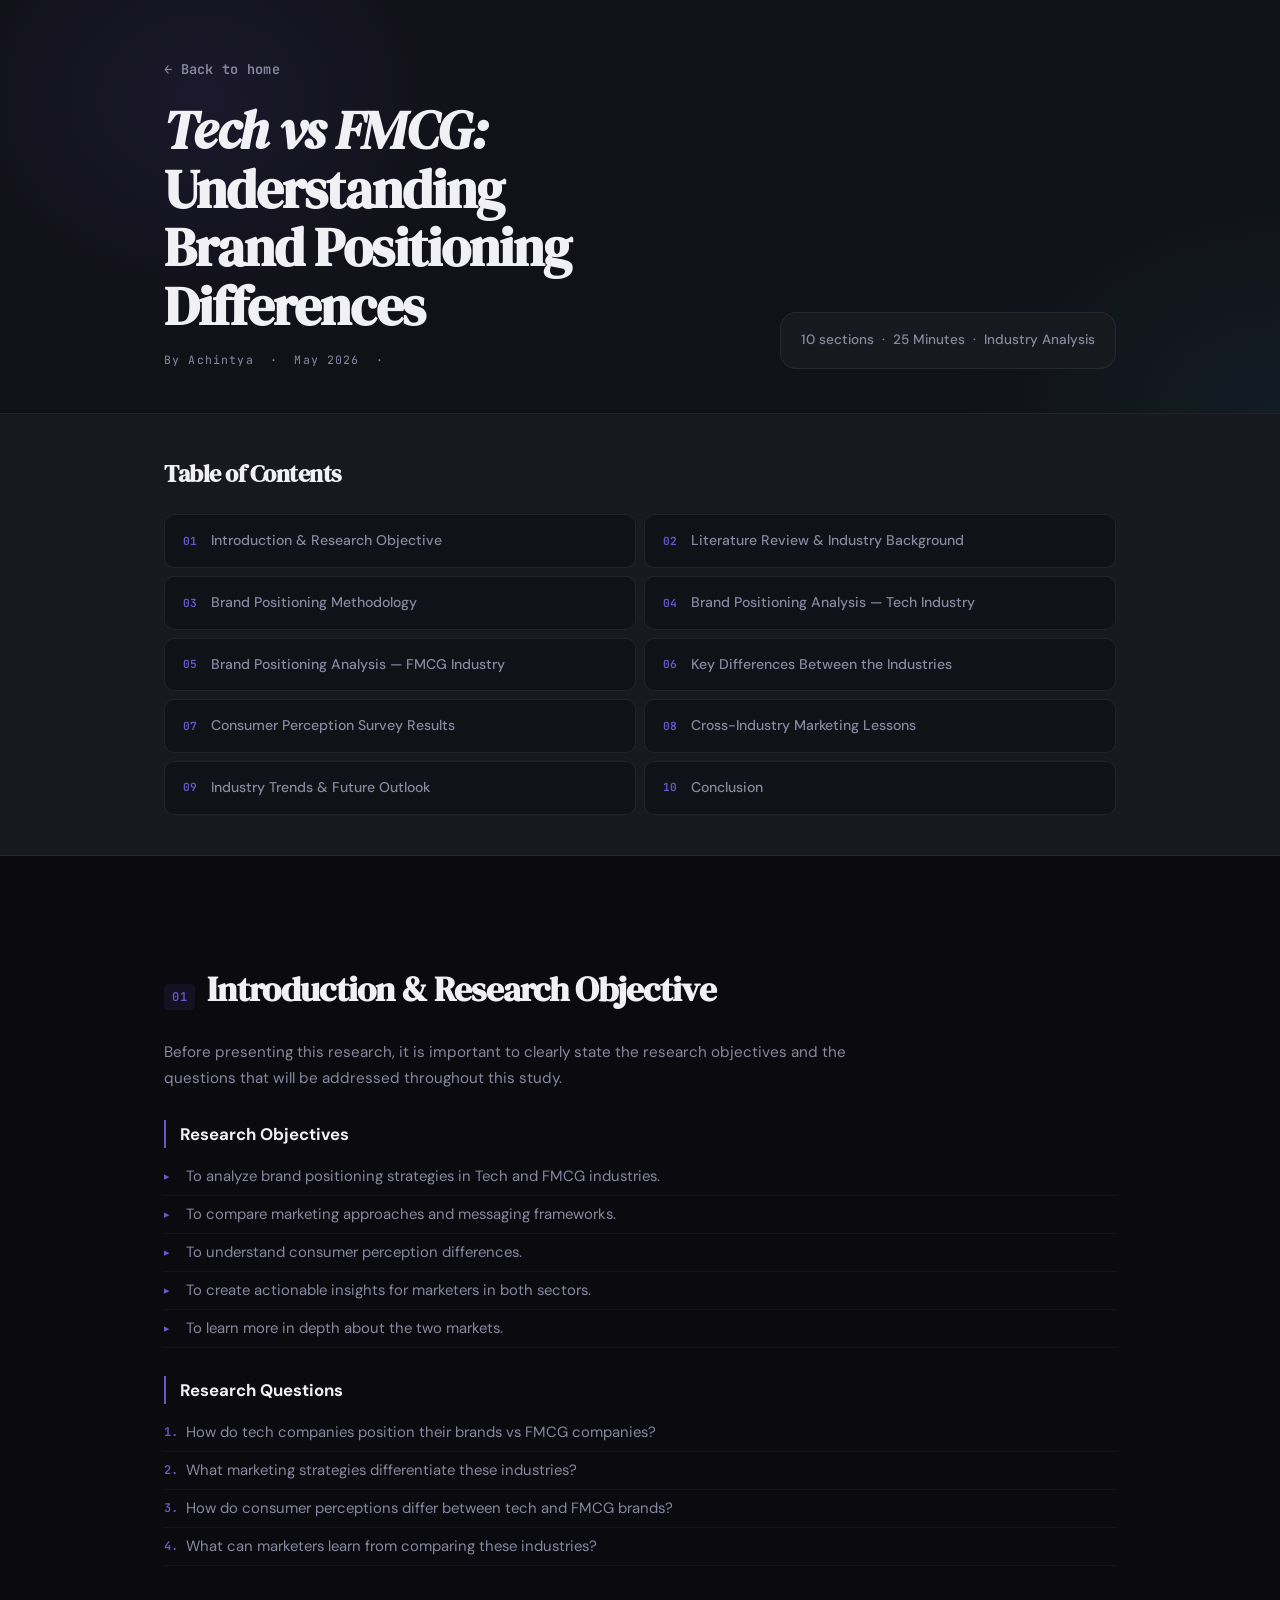
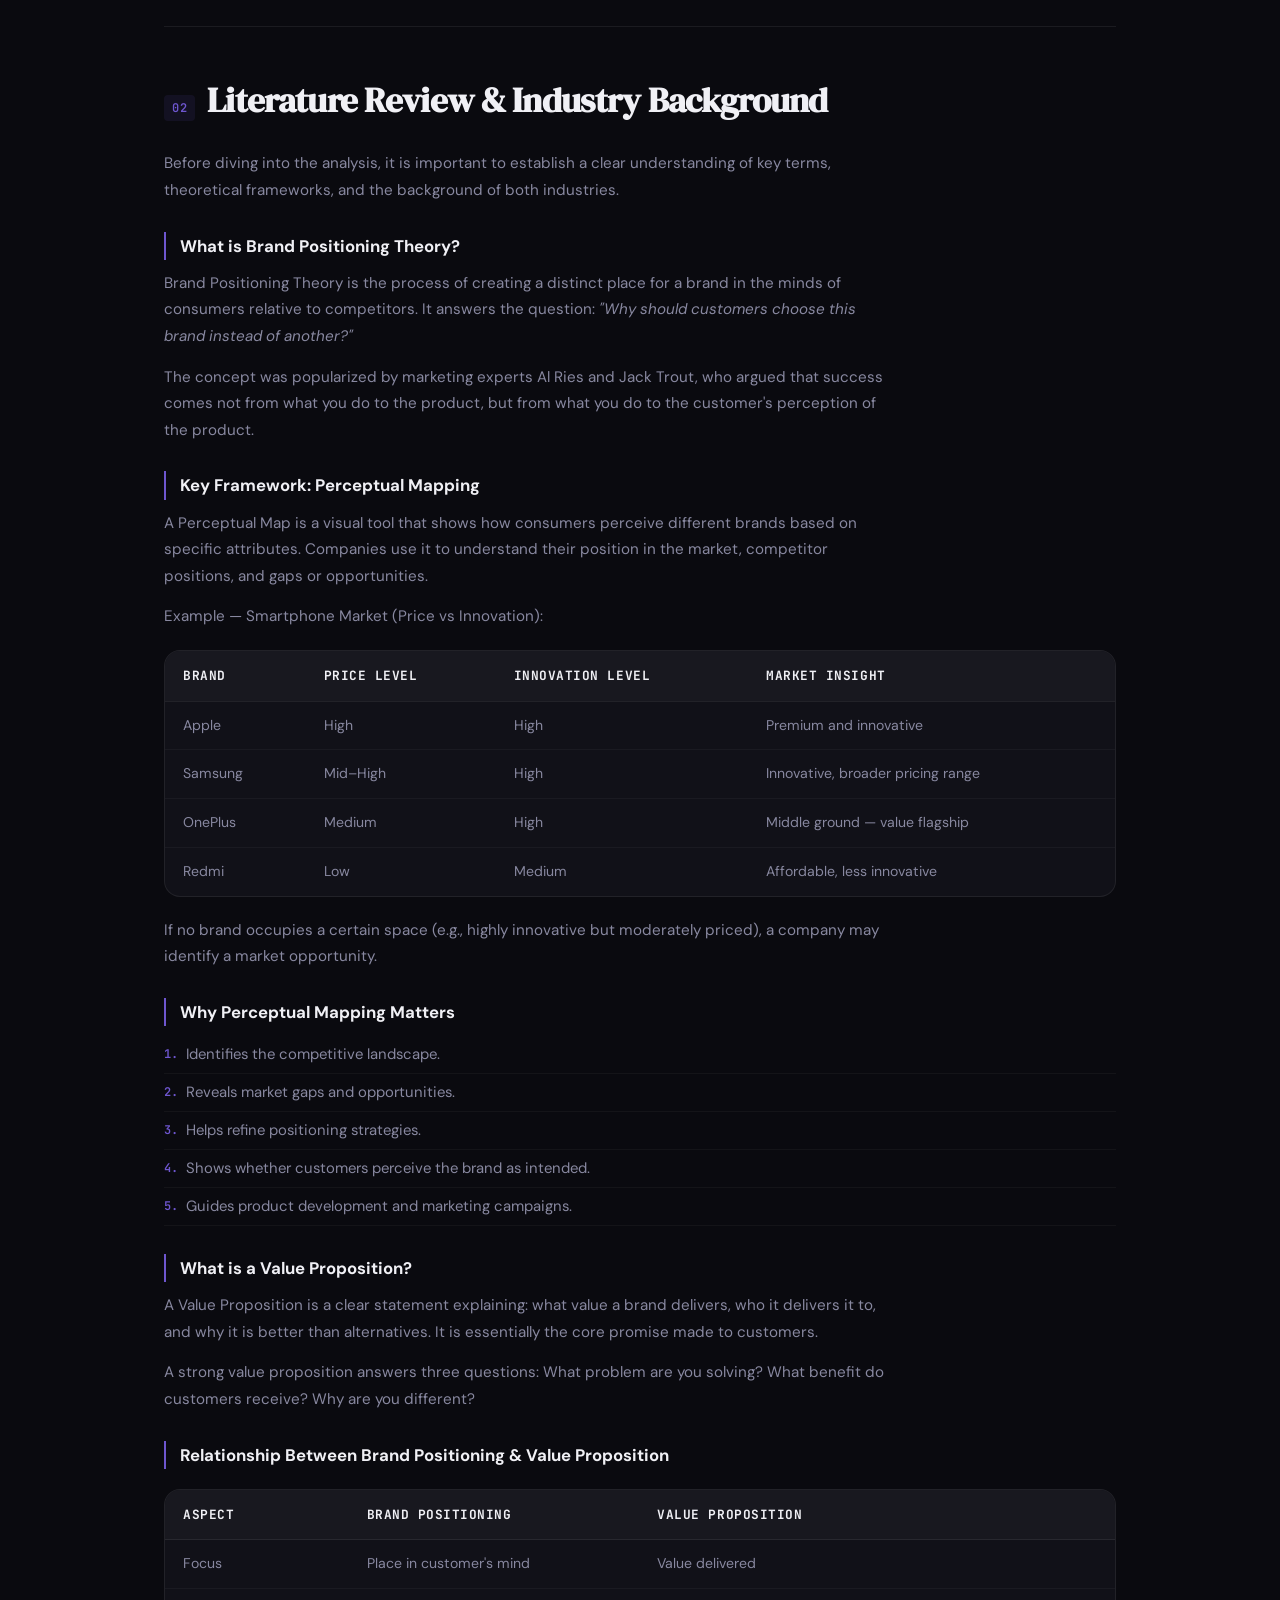
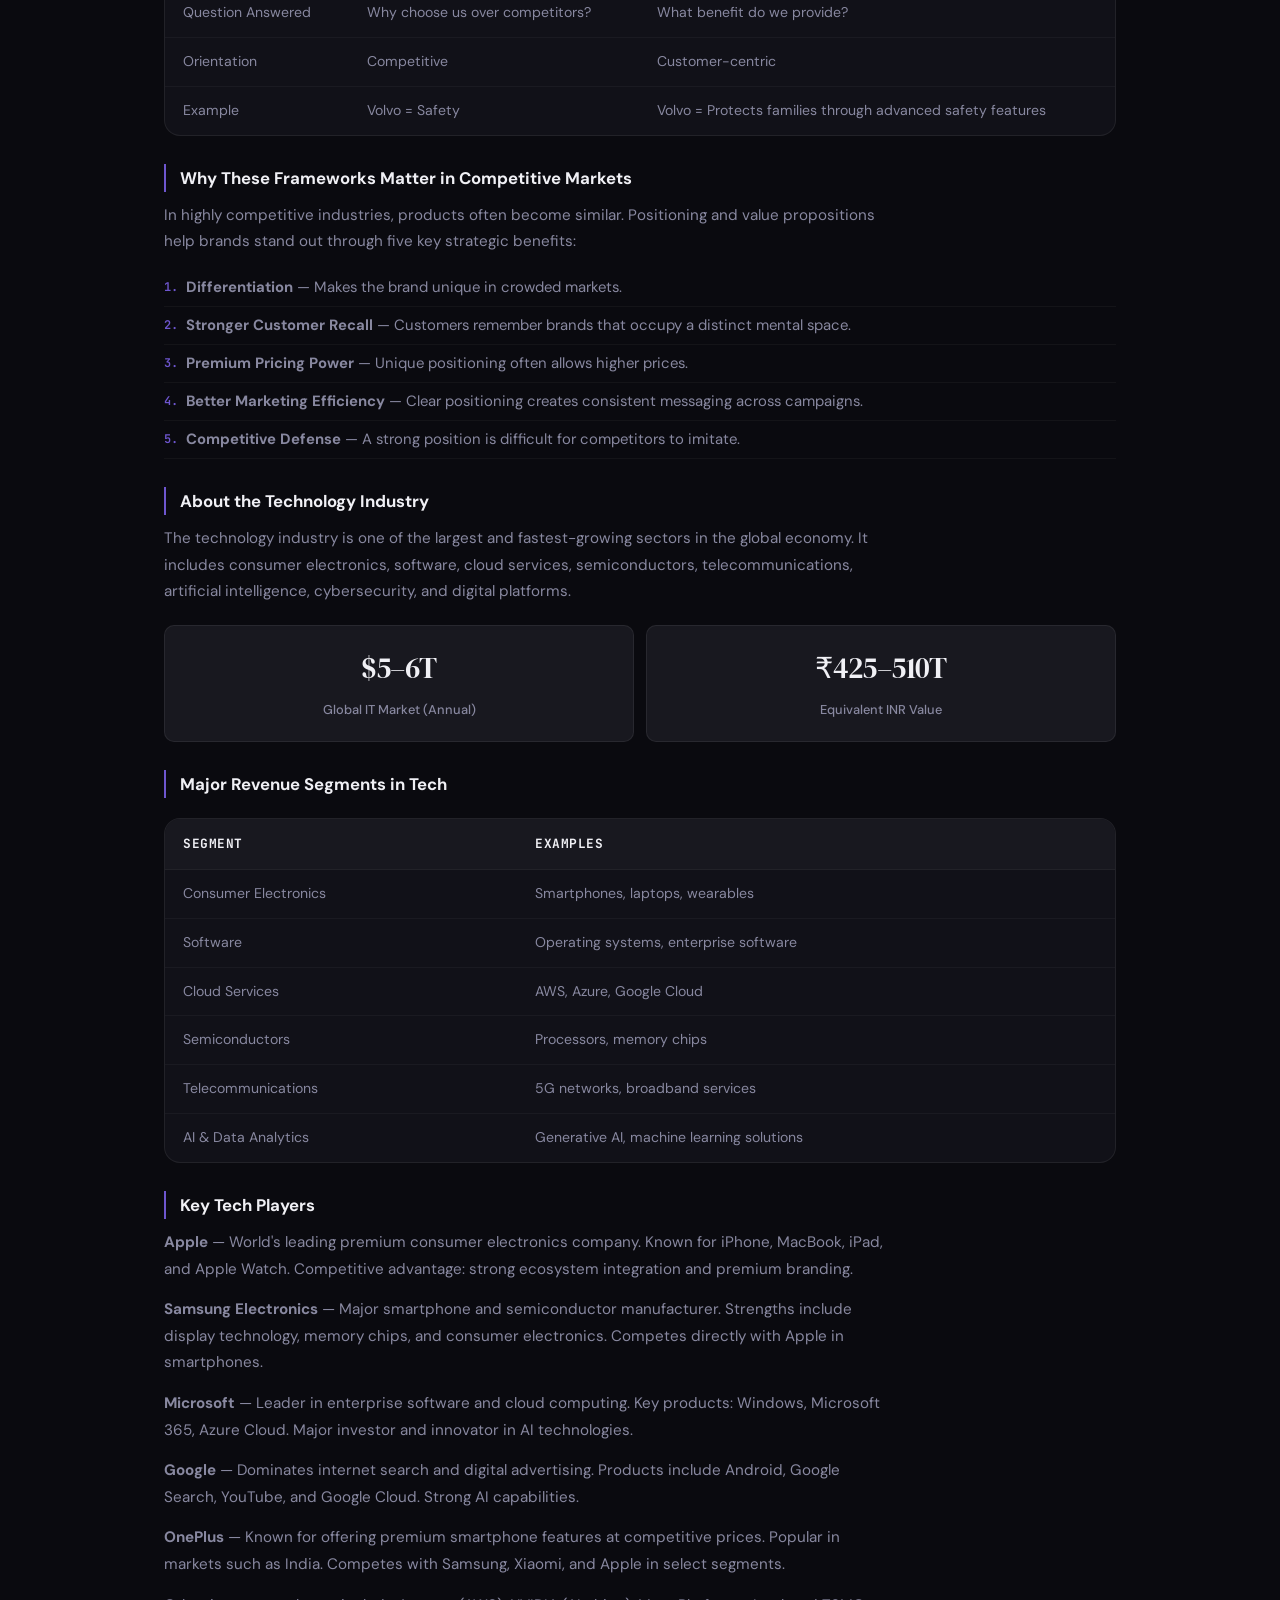
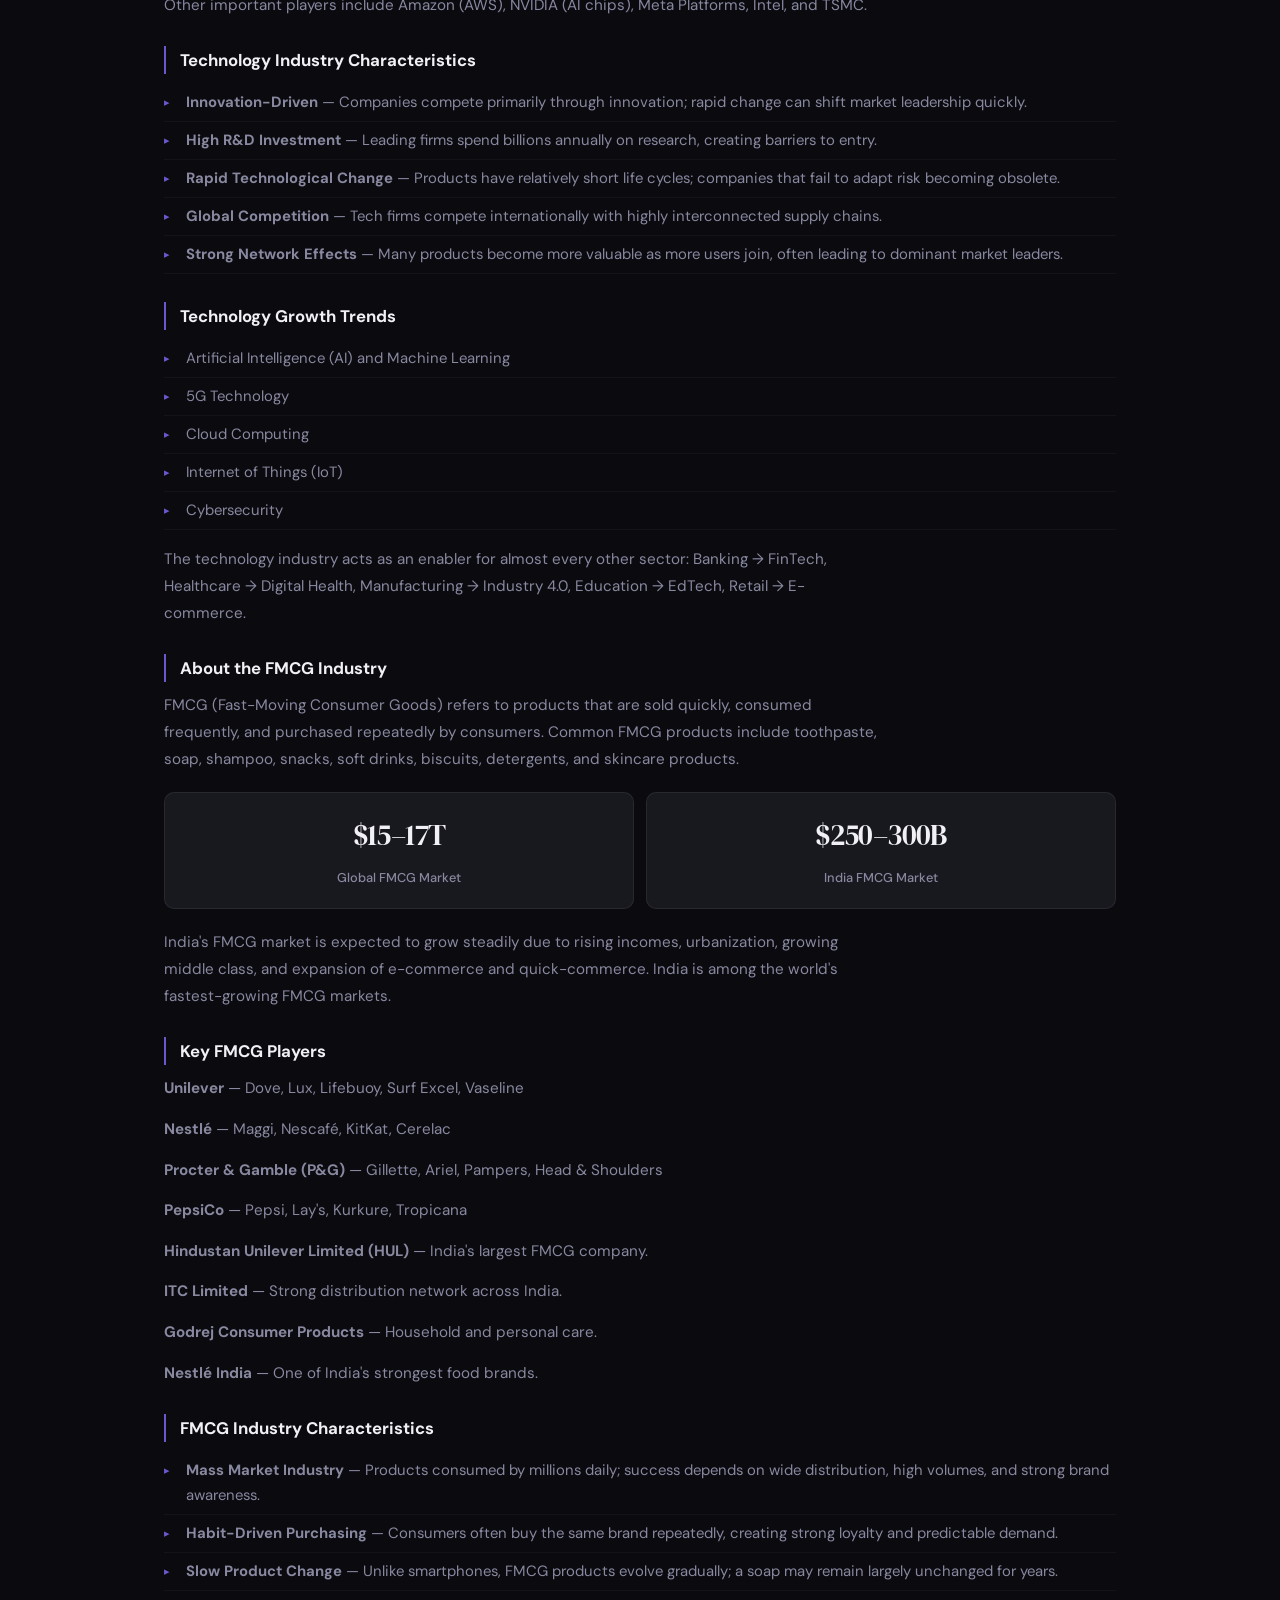
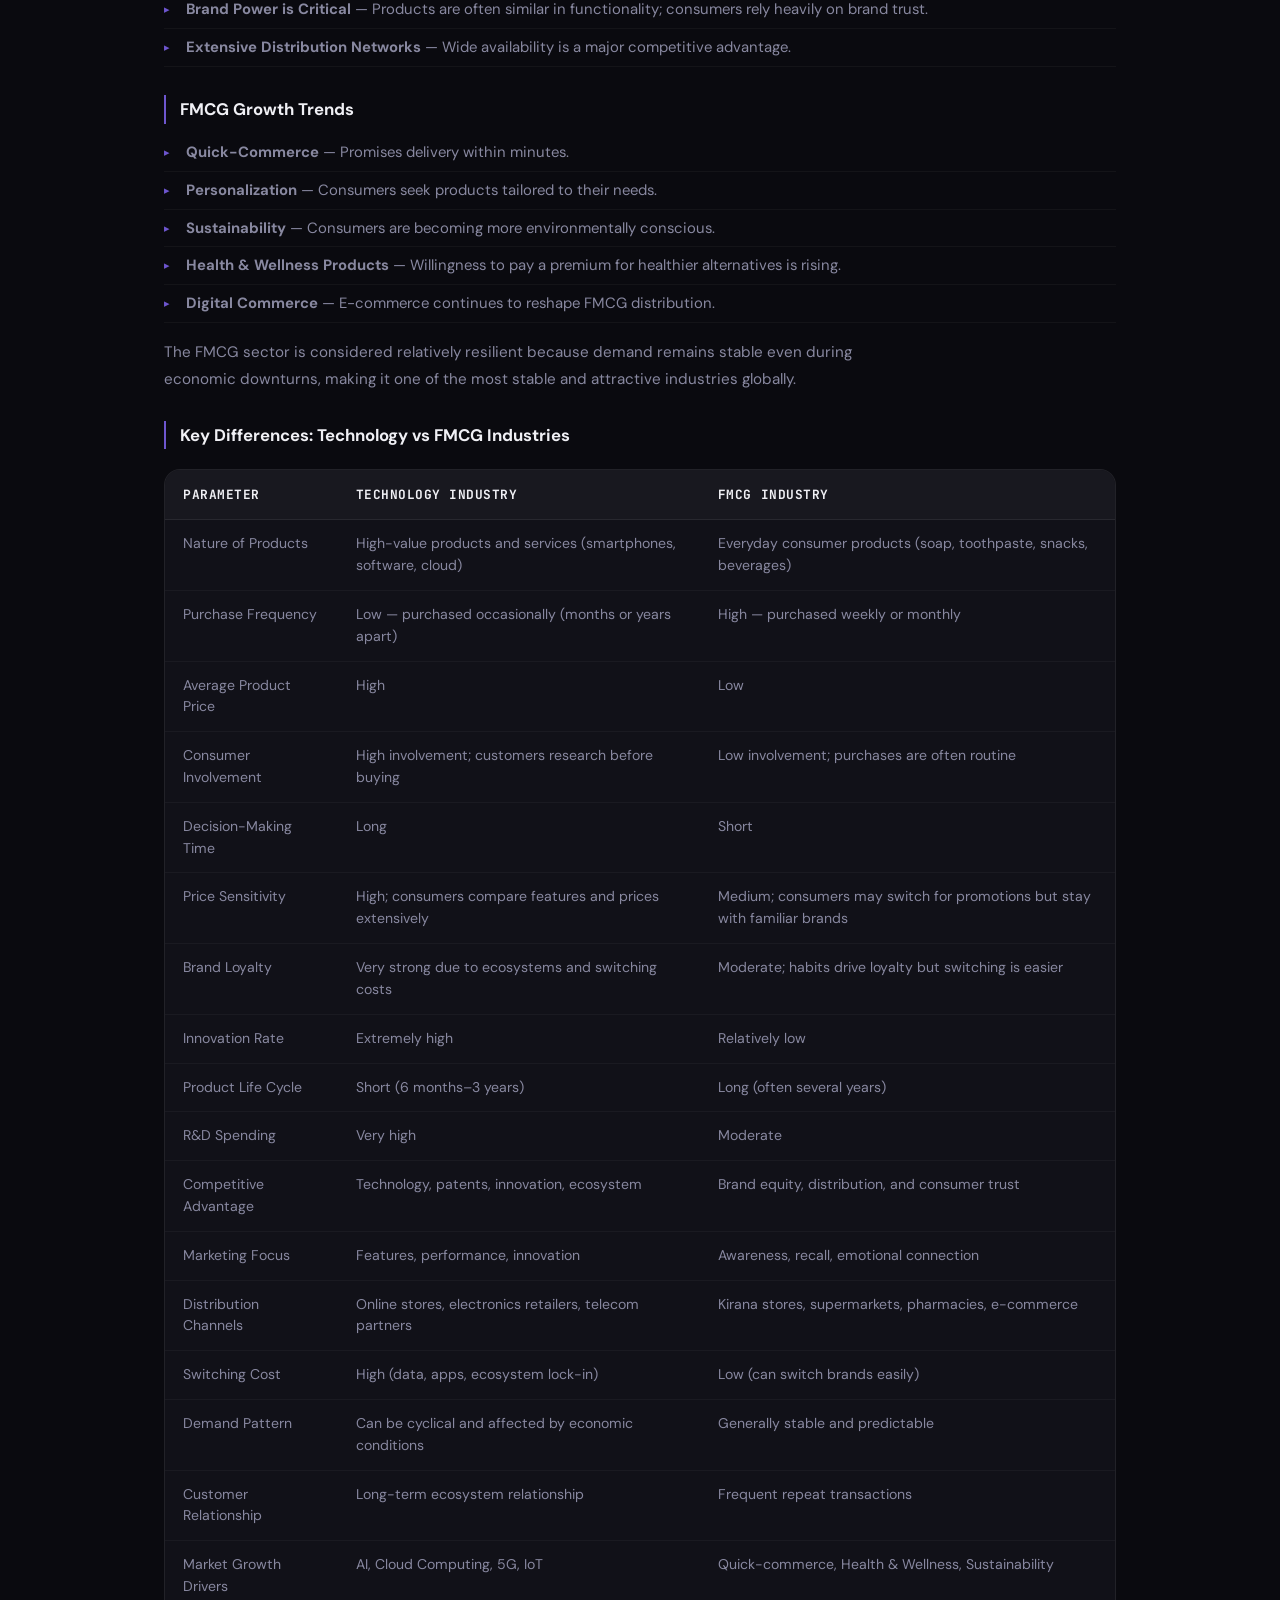
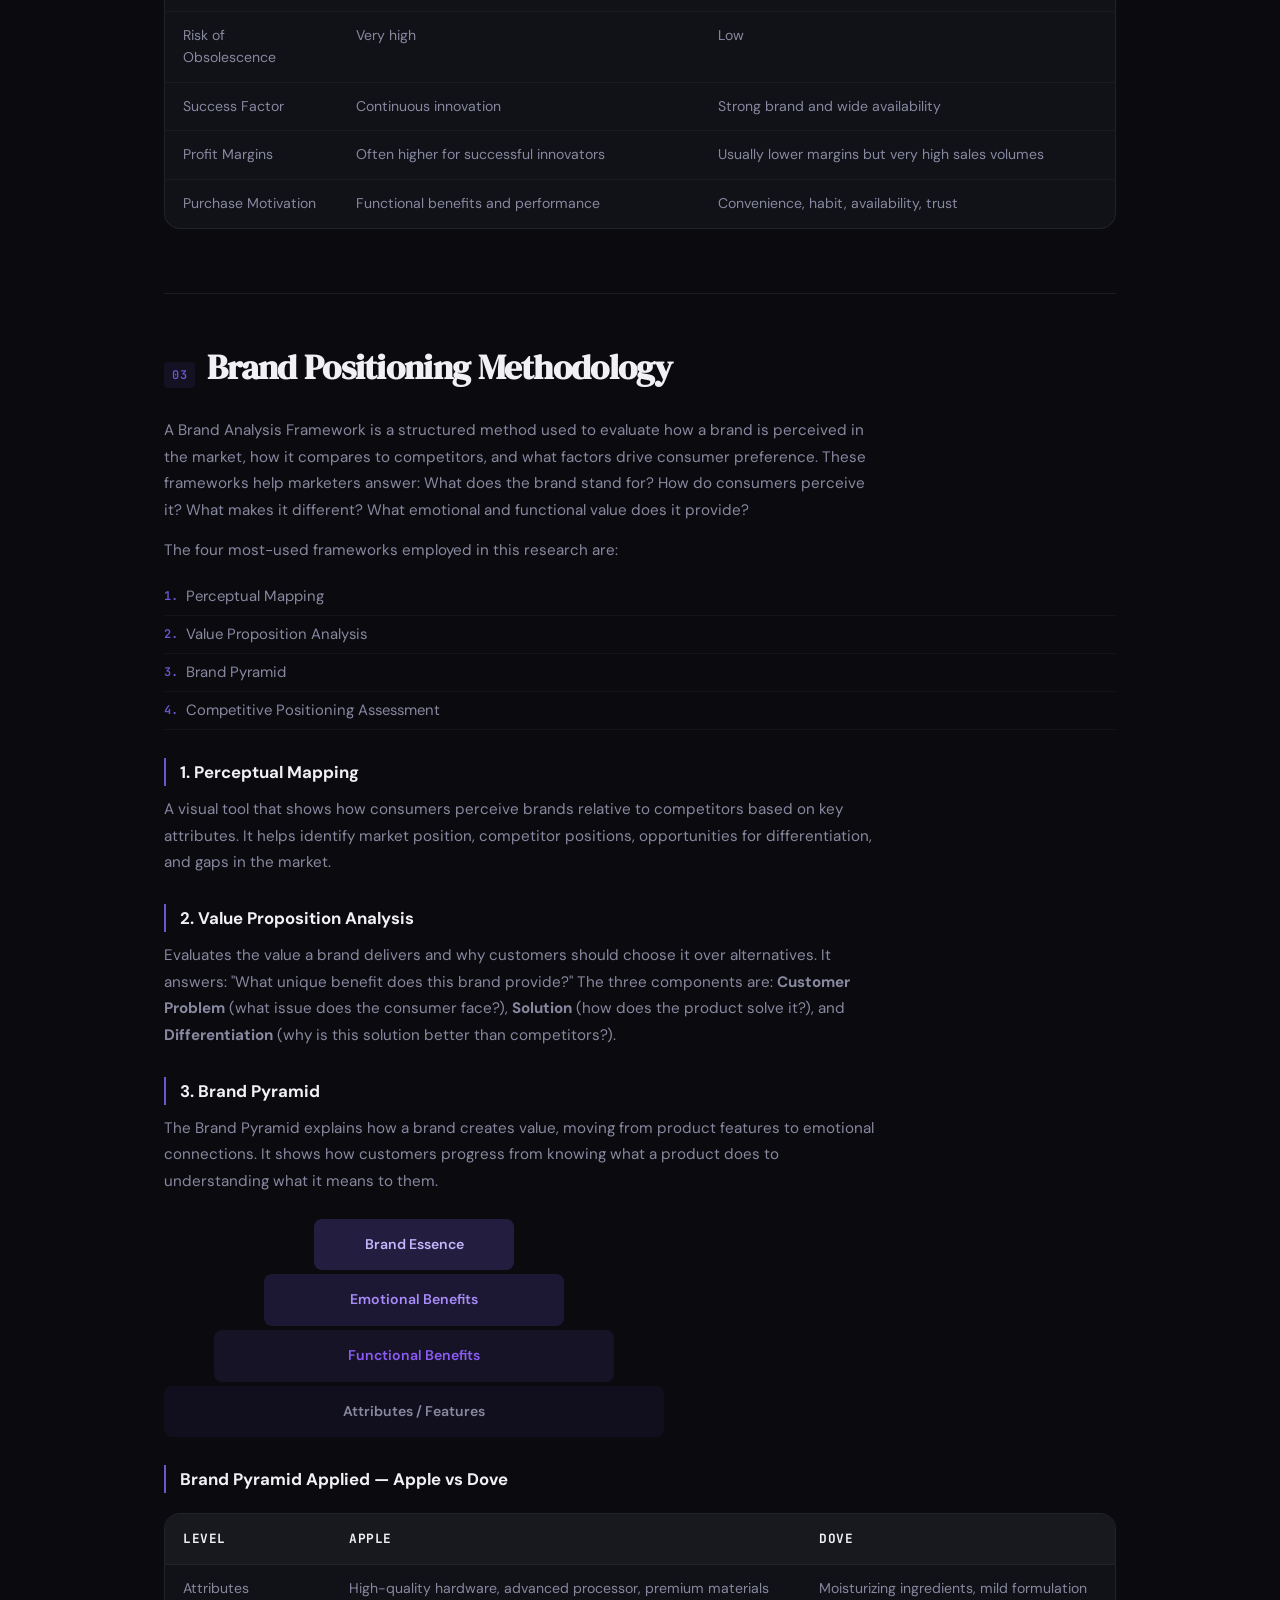
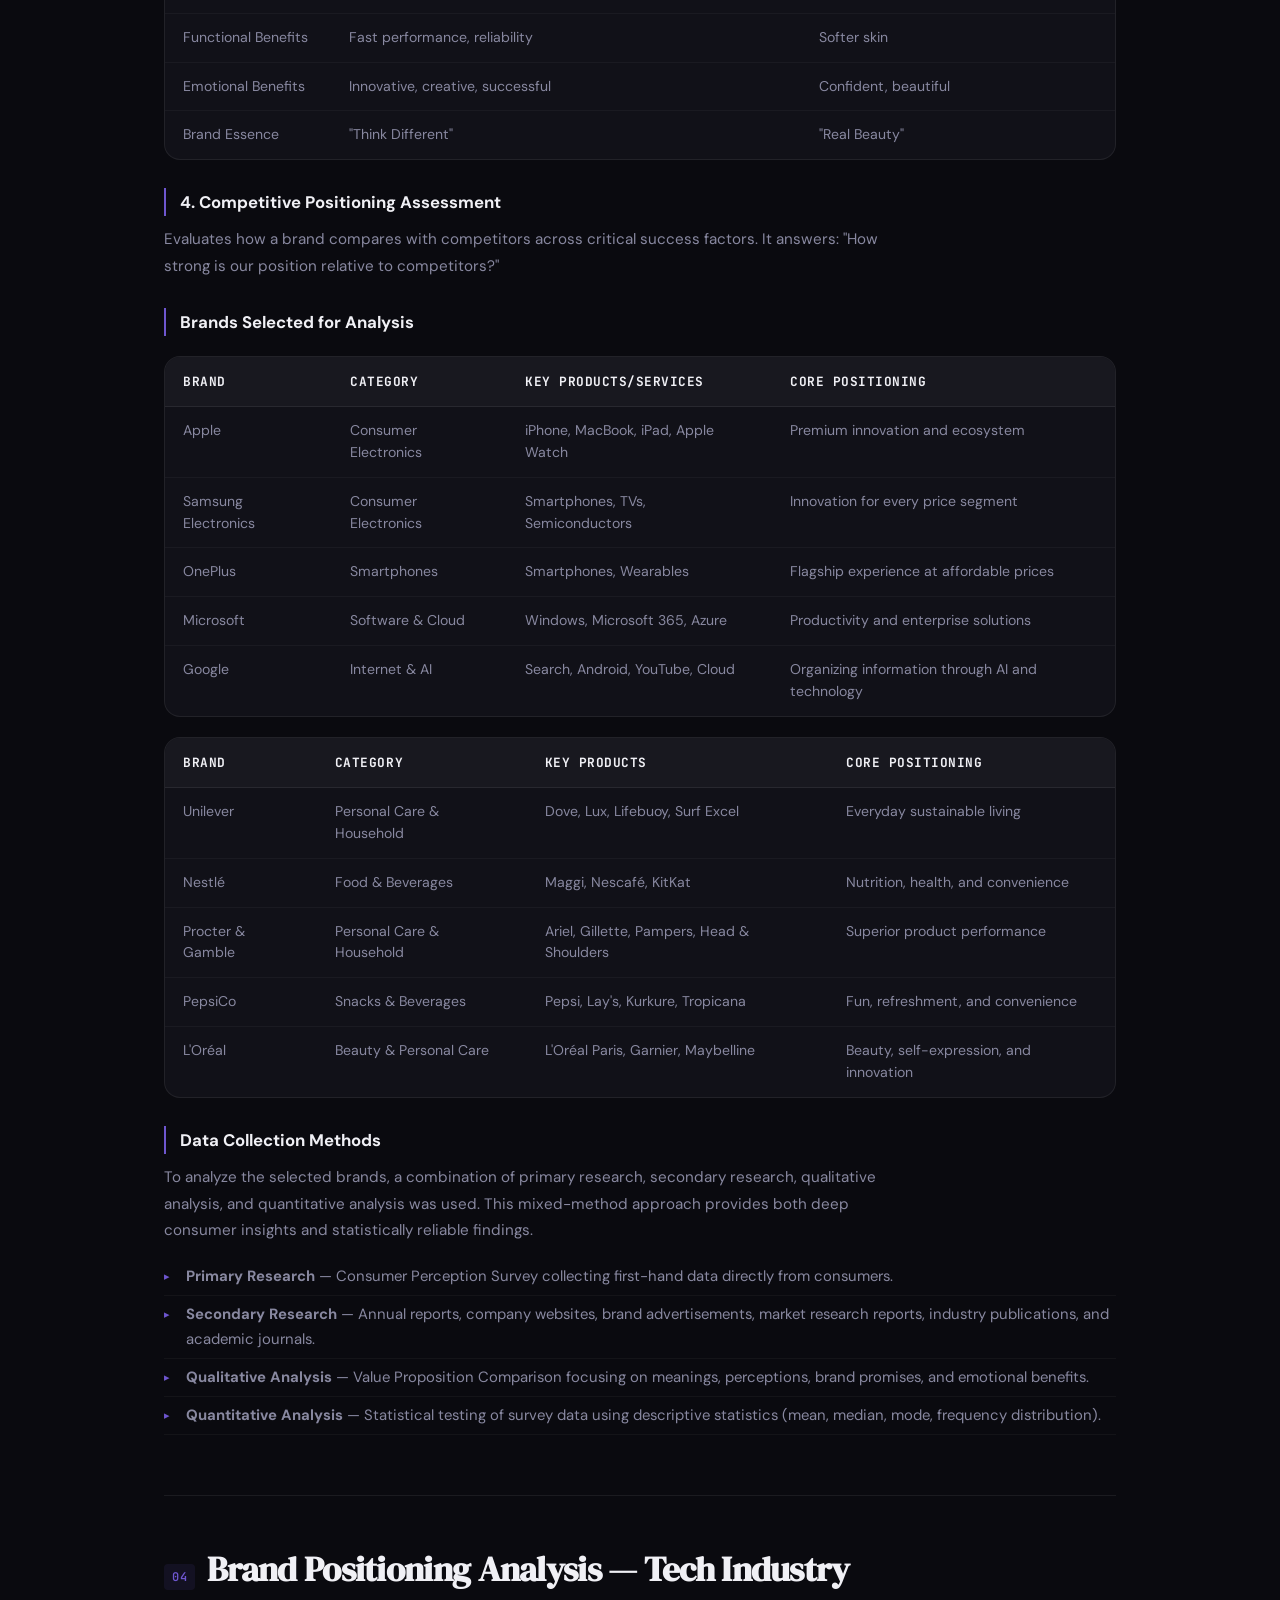
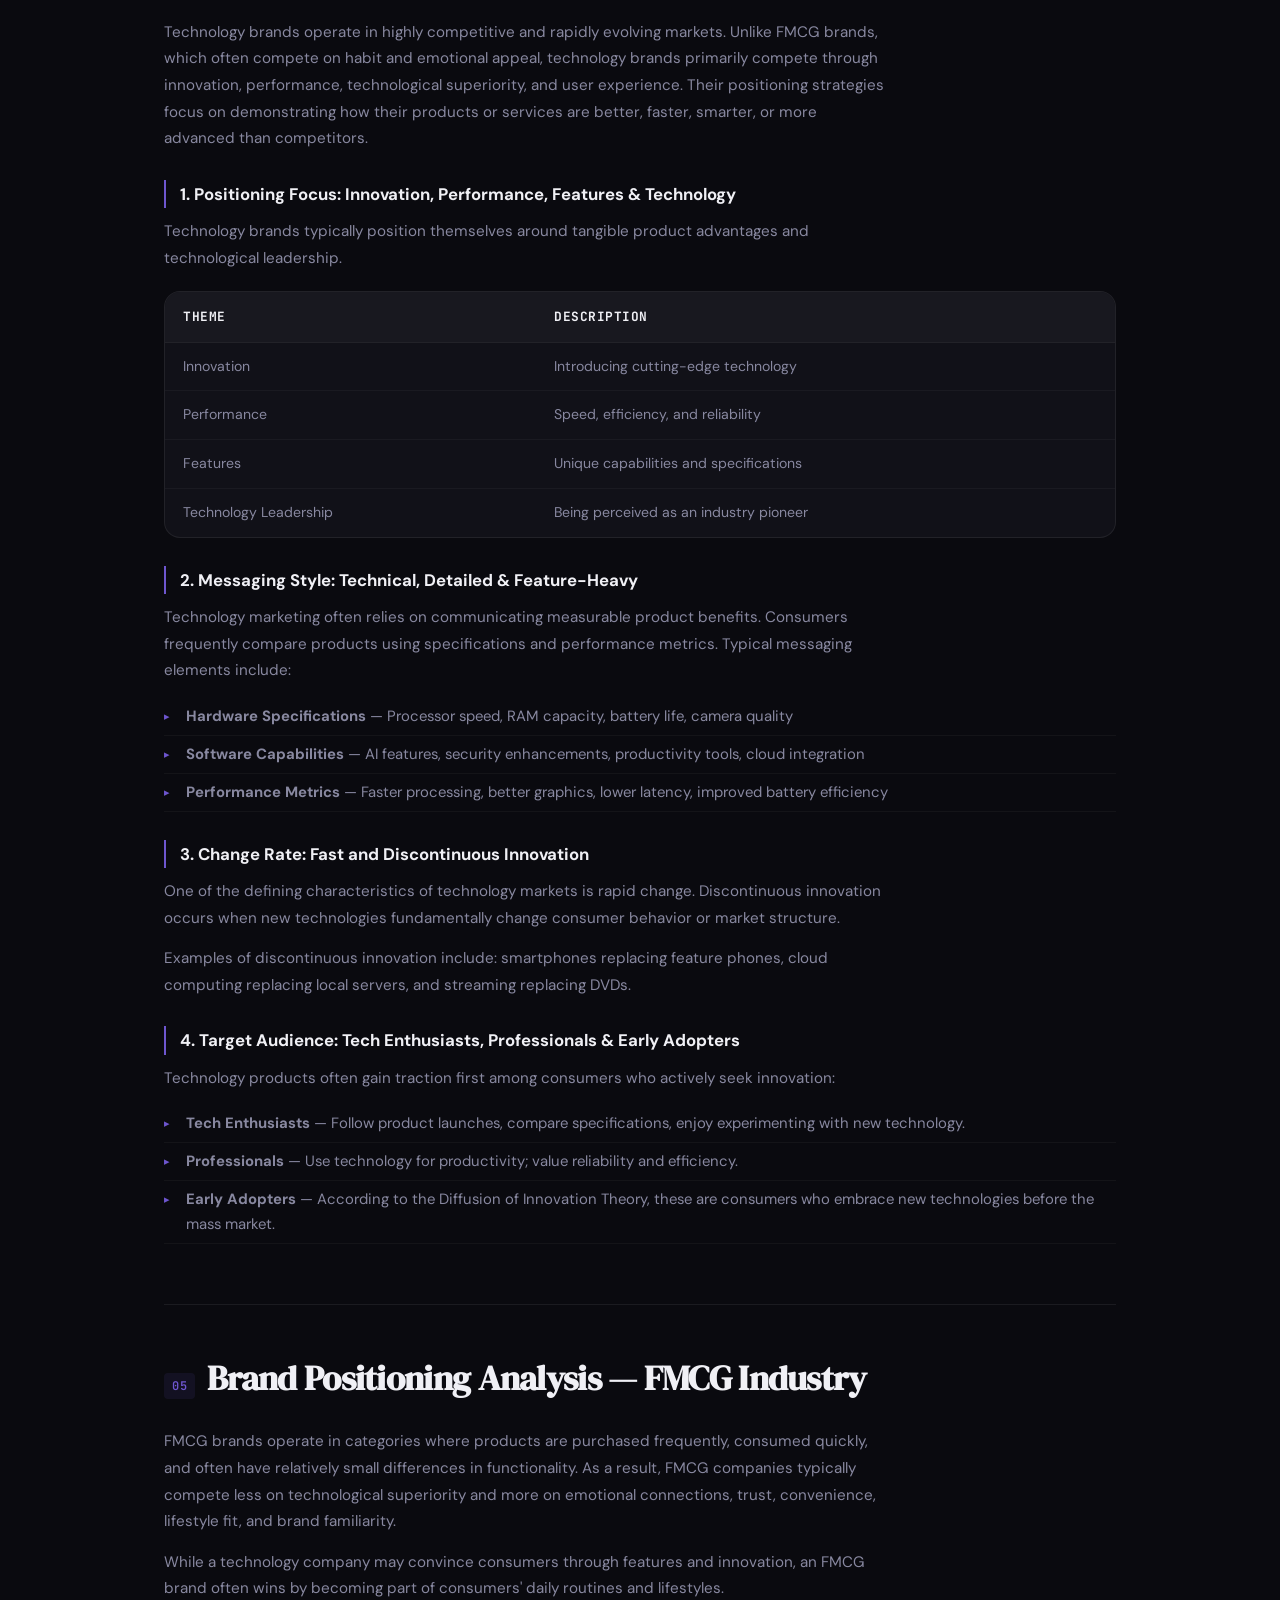
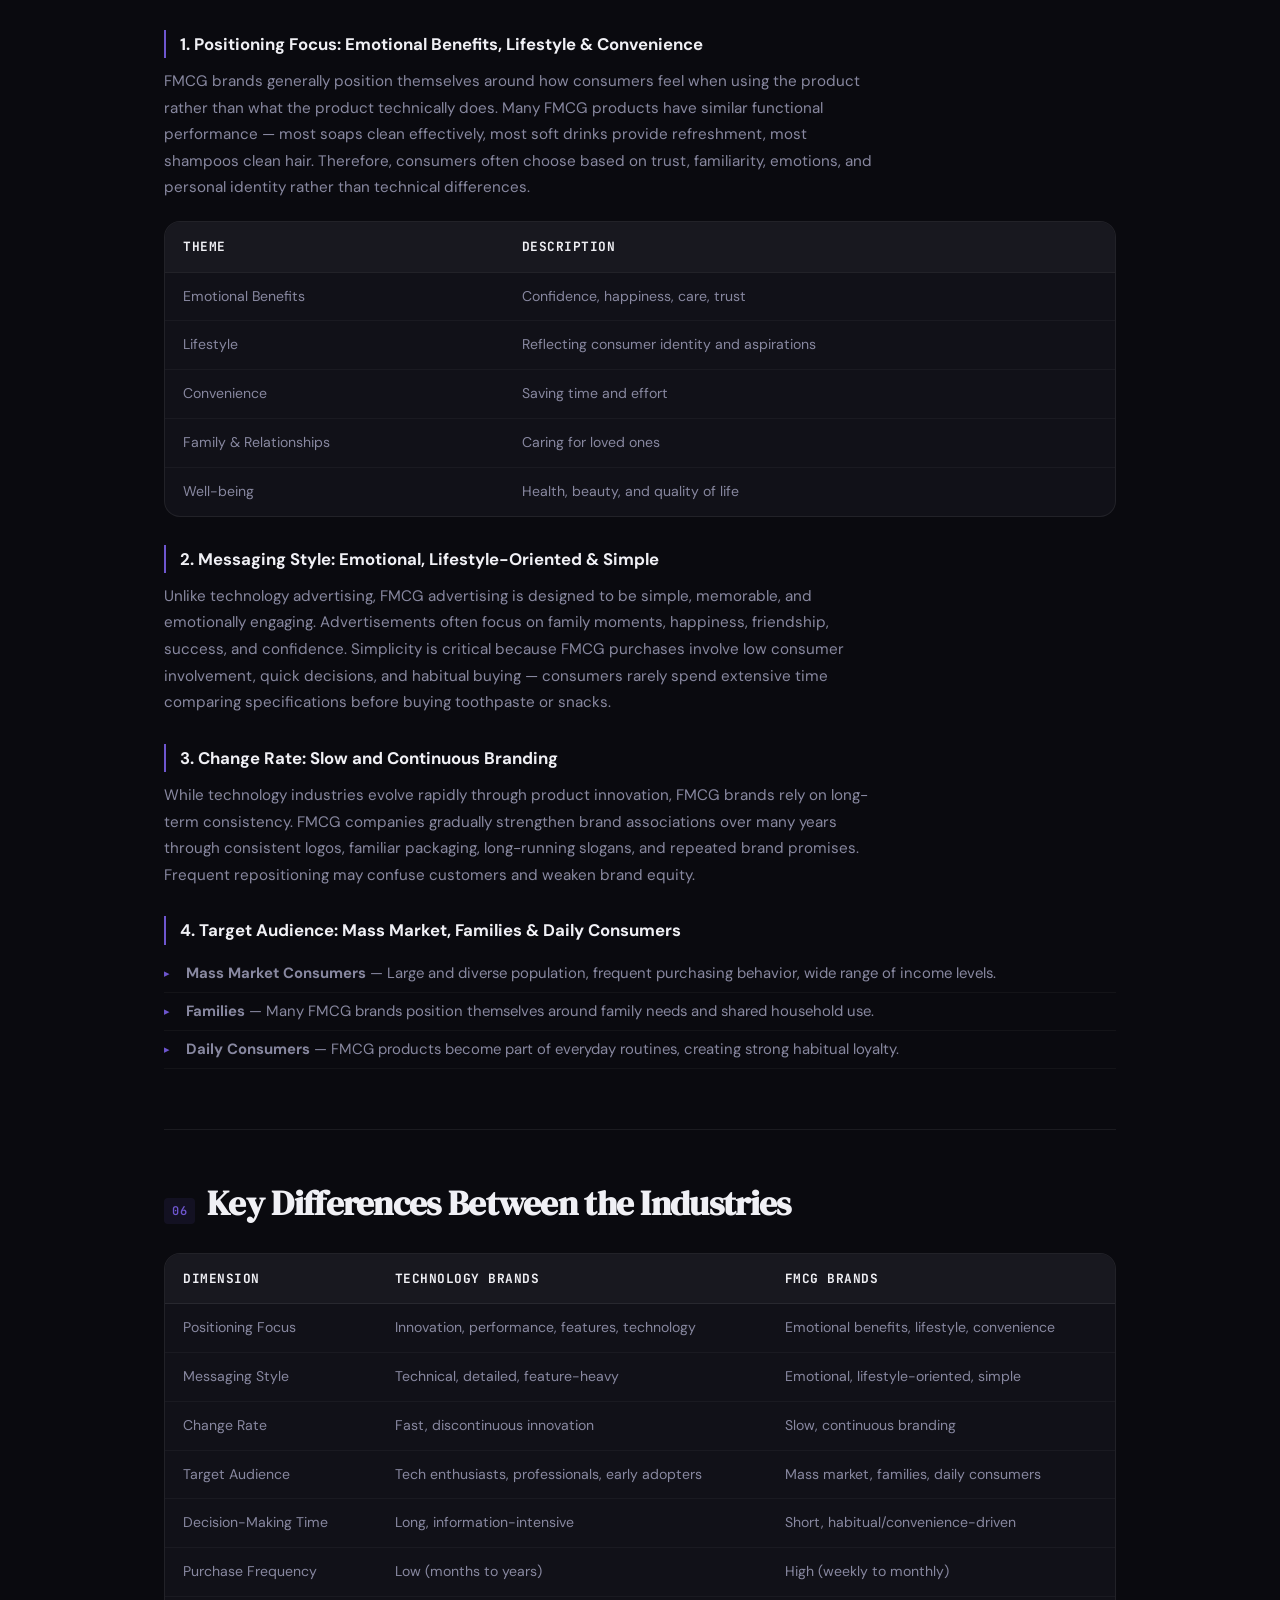
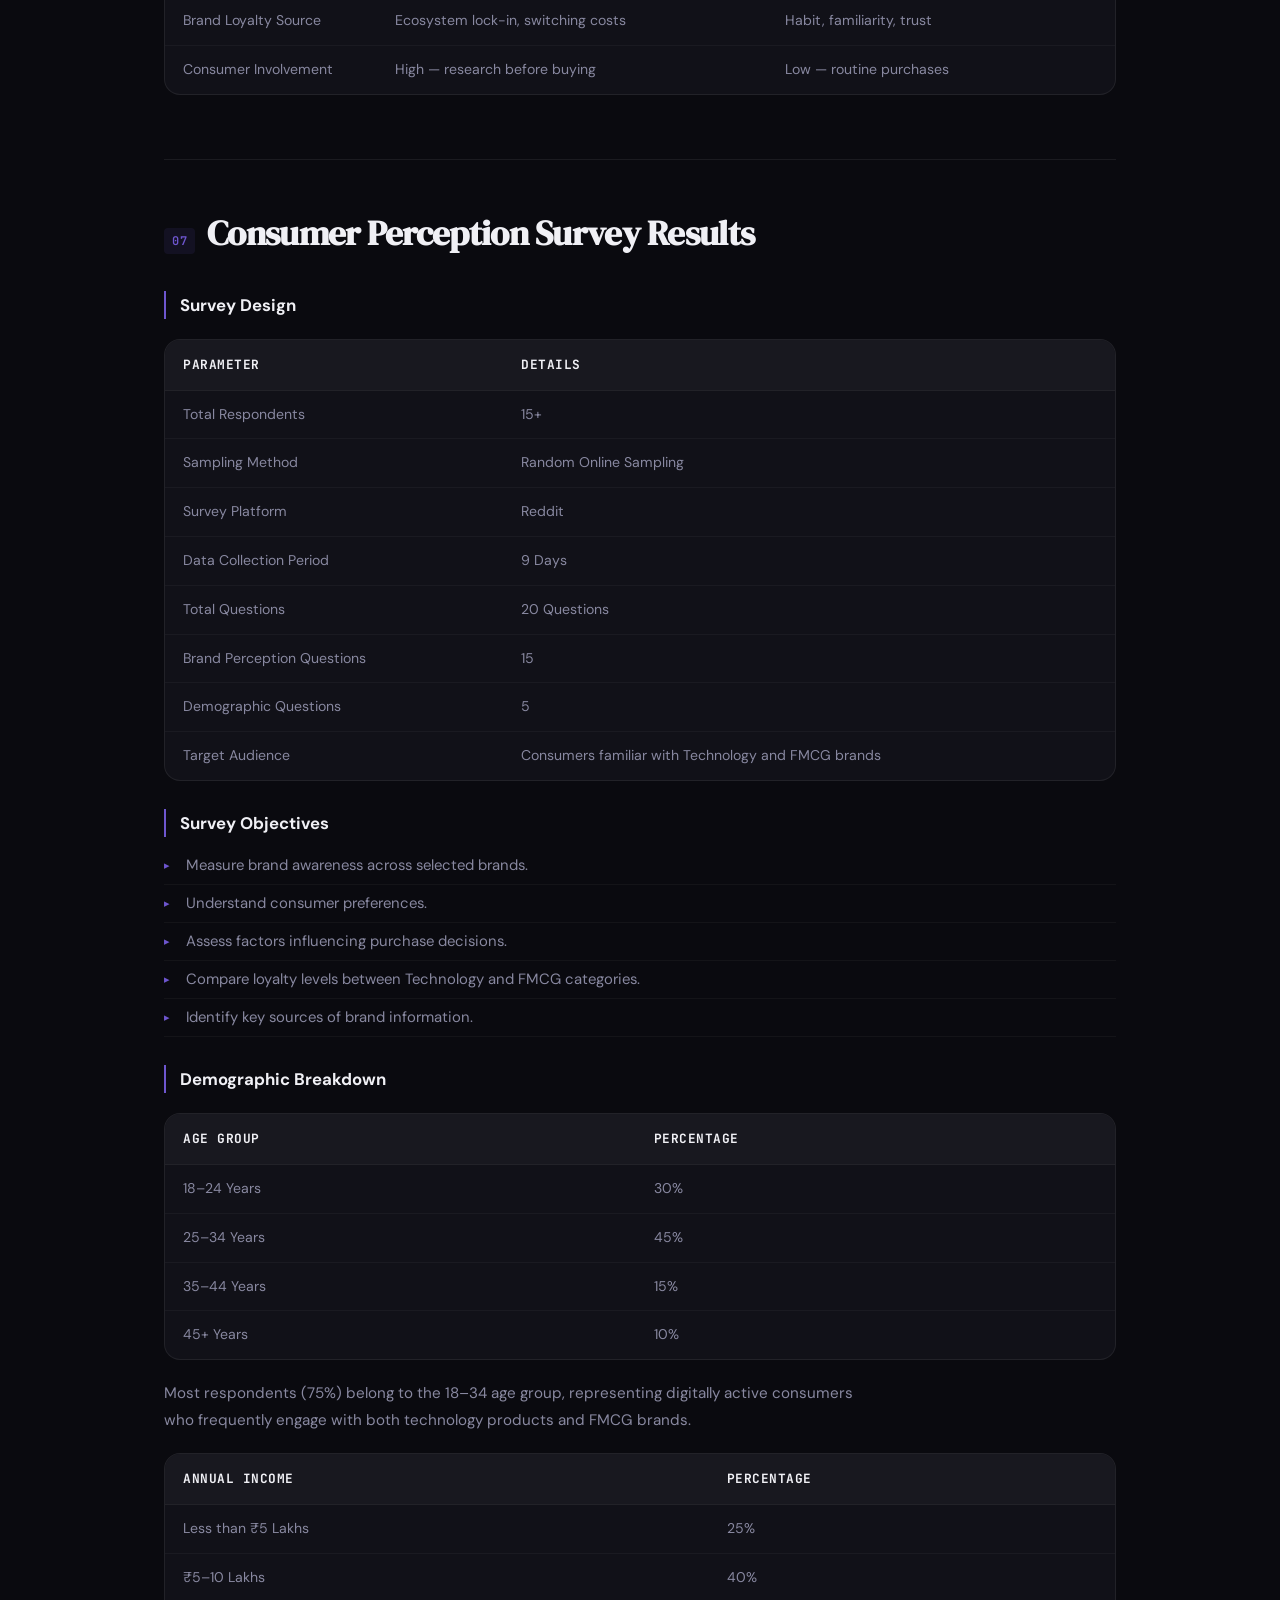
<file: pages/tech-vs-fmcg.html>
<!DOCTYPE html>
<html lang="en">
<head>
  <meta charset="UTF-8" />
  <meta name="viewport" content="width=device-width, initial-scale=1.0" />
  <meta name="description" content="Tech vs FMCG brand positioning research by AchintyaAI." />
  <meta name="author" content="AchintyaAI" />
  <title>Tech vs FMCG | My Marketing Research</title>
  <link rel="preconnect" href="https://fonts.googleapis.com">
  <link rel="preconnect" href="https://fonts.gstatic.com" crossorigin>
  <link href="https://fonts.googleapis.com/css2?family=DM+Serif+Display:ital@0;1&family=DM+Sans:wght@300;400;500;600;700&family=JetBrains+Mono:wght@400;600&display=swap" rel="stylesheet">
  <link rel="stylesheet" href="../css/style.css" />
  <link rel="stylesheet" href="../css/research.css" />
</head>
<body>

  <header class="research-header">
    <div class="container research-header-inner">
      <div>
        <a href="../index.html" class="back-link">← Back to home</a>
        <h1 class="research-title"><em>Tech vs FMCG:</em> Understanding Brand Positioning Differences</h1>
        <p class="research-meta">By Achintya &nbsp;·&nbsp; May 2026 &nbsp;·&nbsp;</p>
      </div>
      <div class="research-badge">10 sections &nbsp;·&nbsp; 25 Minutes &nbsp;·&nbsp; Industry Analysis</div>
    </div>
  </header>

  <section class="toc-section">
    <div class="container">
      <h2>Table of Contents</h2>
      <nav class="toc-grid">
        <a href="#section1" data-num="01">Introduction &amp; Research Objective</a>
        <a href="#section2" data-num="02">Literature Review &amp; Industry Background</a>
        <a href="#section3" data-num="03">Brand Positioning Methodology</a>
        <a href="#section4" data-num="04">Brand Positioning Analysis — Tech Industry</a>
        <a href="#section5" data-num="05">Brand Positioning Analysis — FMCG Industry</a>
        <a href="#section6" data-num="06">Key Differences Between the Industries</a>
        <a href="#section7" data-num="07">Consumer Perception Survey Results</a>
        <a href="#section8" data-num="08">Cross-Industry Marketing Lessons</a>
        <a href="#section9" data-num="09">Industry Trends &amp; Future Outlook</a>
        <a href="#section10" data-num="10">Conclusion</a>
      </nav>
    </div>
  </section>

  <main class="research-main">
    <div class="container">
      <article class="research-article">

        <!-- ─── SECTION 1 ─── -->
        <section id="section1" class="research-section">
          <h2><span class="section-num">01</span> Introduction &amp; Research Objective</h2>
          <p>Before presenting this research, it is important to clearly state the research objectives and the questions that will be addressed throughout this study.</p>

          <h3>Research Objectives</h3>
          <ul>
            <li>To analyze brand positioning strategies in Tech and FMCG industries.</li>
            <li>To compare marketing approaches and messaging frameworks.</li>
            <li>To understand consumer perception differences.</li>
            <li>To create actionable insights for marketers in both sectors.</li>
            <li>To learn more in depth about the two markets.</li>
          </ul>

          <h3>Research Questions</h3>
          <ol>
            <li>How do tech companies position their brands vs FMCG companies?</li>
            <li>What marketing strategies differentiate these industries?</li>
            <li>How do consumer perceptions differ between tech and FMCG brands?</li>
            <li>What can marketers learn from comparing these industries?</li>
          </ol>
        </section>

        <!-- ─── SECTION 2 ─── -->
        <section id="section2" class="research-section">
          <h2><span class="section-num">02</span> Literature Review &amp; Industry Background</h2>
          <p>Before diving into the analysis, it is important to establish a clear understanding of key terms, theoretical frameworks, and the background of both industries.</p>

          <h3>What is Brand Positioning Theory?</h3>
          <p>Brand Positioning Theory is the process of creating a distinct place for a brand in the minds of consumers relative to competitors. It answers the question: <em>"Why should customers choose this brand instead of another?"</em></p>
          <p>The concept was popularized by marketing experts Al Ries and Jack Trout, who argued that success comes not from what you do to the product, but from what you do to the customer's perception of the product.</p>

          <h3>Key Framework: Perceptual Mapping</h3>
          <p>A Perceptual Map is a visual tool that shows how consumers perceive different brands based on specific attributes. Companies use it to understand their position in the market, competitor positions, and gaps or opportunities.</p>
          <p>Example — Smartphone Market (Price vs Innovation):</p>
          <div class="table-wrap">
            <table>
              <thead>
                <tr><th>Brand</th><th>Price Level</th><th>Innovation Level</th><th>Market Insight</th></tr>
              </thead>
              <tbody>
                <tr><td>Apple</td><td>High</td><td>High</td><td>Premium and innovative</td></tr>
                <tr><td>Samsung</td><td>Mid–High</td><td>High</td><td>Innovative, broader pricing range</td></tr>
                <tr><td>OnePlus</td><td>Medium</td><td>High</td><td>Middle ground — value flagship</td></tr>
                <tr><td>Redmi</td><td>Low</td><td>Medium</td><td>Affordable, less innovative</td></tr>
              </tbody>
            </table>
          </div>
          <p>If no brand occupies a certain space (e.g., highly innovative but moderately priced), a company may identify a market opportunity.</p>

          <h3>Why Perceptual Mapping Matters</h3>
          <ol>
            <li>Identifies the competitive landscape.</li>
            <li>Reveals market gaps and opportunities.</li>
            <li>Helps refine positioning strategies.</li>
            <li>Shows whether customers perceive the brand as intended.</li>
            <li>Guides product development and marketing campaigns.</li>
          </ol>

          <h3>What is a Value Proposition?</h3>
          <p>A Value Proposition is a clear statement explaining: what value a brand delivers, who it delivers it to, and why it is better than alternatives. It is essentially the core promise made to customers.</p>
          <p>A strong value proposition answers three questions: What problem are you solving? What benefit do customers receive? Why are you different?</p>

          <h3>Relationship Between Brand Positioning &amp; Value Proposition</h3>
          <div class="table-wrap">
            <table>
              <thead>
                <tr><th>Aspect</th><th>Brand Positioning</th><th>Value Proposition</th></tr>
              </thead>
              <tbody>
                <tr><td>Focus</td><td>Place in customer's mind</td><td>Value delivered</td></tr>
                <tr><td>Question Answered</td><td>Why choose us over competitors?</td><td>What benefit do we provide?</td></tr>
                <tr><td>Orientation</td><td>Competitive</td><td>Customer-centric</td></tr>
                <tr><td>Example</td><td>Volvo = Safety</td><td>Volvo = Protects families through advanced safety features</td></tr>
              </tbody>
            </table>
          </div>

          <h3>Why These Frameworks Matter in Competitive Markets</h3>
          <p>In highly competitive industries, products often become similar. Positioning and value propositions help brands stand out through five key strategic benefits:</p>
          <ol>
            <li><strong>Differentiation</strong> — Makes the brand unique in crowded markets.</li>
            <li><strong>Stronger Customer Recall</strong> — Customers remember brands that occupy a distinct mental space.</li>
            <li><strong>Premium Pricing Power</strong> — Unique positioning often allows higher prices.</li>
            <li><strong>Better Marketing Efficiency</strong> — Clear positioning creates consistent messaging across campaigns.</li>
            <li><strong>Competitive Defense</strong> — A strong position is difficult for competitors to imitate.</li>
          </ol>

          <h3>About the Technology Industry</h3>
          <p>The technology industry is one of the largest and fastest-growing sectors in the global economy. It includes consumer electronics, software, cloud services, semiconductors, telecommunications, artificial intelligence, cybersecurity, and digital platforms.</p>

          <div class="stat-grid">
            <div class="stat-card">
              <span class="stat-val">$5–6T</span>
              <span class="stat-label">Global IT Market (Annual)</span>
            </div>
            <div class="stat-card">
              <span class="stat-val">₹425–510T</span>
              <span class="stat-label">Equivalent INR Value</span>
            </div>
          </div>

          <h3>Major Revenue Segments in Tech</h3>
          <div class="table-wrap">
            <table>
              <thead><tr><th>Segment</th><th>Examples</th></tr></thead>
              <tbody>
                <tr><td>Consumer Electronics</td><td>Smartphones, laptops, wearables</td></tr>
                <tr><td>Software</td><td>Operating systems, enterprise software</td></tr>
                <tr><td>Cloud Services</td><td>AWS, Azure, Google Cloud</td></tr>
                <tr><td>Semiconductors</td><td>Processors, memory chips</td></tr>
                <tr><td>Telecommunications</td><td>5G networks, broadband services</td></tr>
                <tr><td>AI &amp; Data Analytics</td><td>Generative AI, machine learning solutions</td></tr>
              </tbody>
            </table>
          </div>

          <h3>Key Tech Players</h3>
          <p><strong>Apple</strong> — World's leading premium consumer electronics company. Known for iPhone, MacBook, iPad, and Apple Watch. Competitive advantage: strong ecosystem integration and premium branding.</p>
          <p><strong>Samsung Electronics</strong> — Major smartphone and semiconductor manufacturer. Strengths include display technology, memory chips, and consumer electronics. Competes directly with Apple in smartphones.</p>
          <p><strong>Microsoft</strong> — Leader in enterprise software and cloud computing. Key products: Windows, Microsoft 365, Azure Cloud. Major investor and innovator in AI technologies.</p>
          <p><strong>Google</strong> — Dominates internet search and digital advertising. Products include Android, Google Search, YouTube, and Google Cloud. Strong AI capabilities.</p>
          <p><strong>OnePlus</strong> — Known for offering premium smartphone features at competitive prices. Popular in markets such as India. Competes with Samsung, Xiaomi, and Apple in select segments.</p>
          <p>Other important players include Amazon (AWS), NVIDIA (AI chips), Meta Platforms, Intel, and TSMC.</p>

          <h3>Technology Industry Characteristics</h3>
          <ul>
            <li><strong>Innovation-Driven</strong> — Companies compete primarily through innovation; rapid change can shift market leadership quickly.</li>
            <li><strong>High R&D Investment</strong> — Leading firms spend billions annually on research, creating barriers to entry.</li>
            <li><strong>Rapid Technological Change</strong> — Products have relatively short life cycles; companies that fail to adapt risk becoming obsolete.</li>
            <li><strong>Global Competition</strong> — Tech firms compete internationally with highly interconnected supply chains.</li>
            <li><strong>Strong Network Effects</strong> — Many products become more valuable as more users join, often leading to dominant market leaders.</li>
          </ul>

          <h3>Technology Growth Trends</h3>
          <ul>
            <li>Artificial Intelligence (AI) and Machine Learning</li>
            <li>5G Technology</li>
            <li>Cloud Computing</li>
            <li>Internet of Things (IoT)</li>
            <li>Cybersecurity</li>
          </ul>
          <p>The technology industry acts as an enabler for almost every other sector: Banking → FinTech, Healthcare → Digital Health, Manufacturing → Industry 4.0, Education → EdTech, Retail → E-commerce.</p>

          <h3>About the FMCG Industry</h3>
          <p>FMCG (Fast-Moving Consumer Goods) refers to products that are sold quickly, consumed frequently, and purchased repeatedly by consumers. Common FMCG products include toothpaste, soap, shampoo, snacks, soft drinks, biscuits, detergents, and skincare products.</p>

          <div class="stat-grid">
            <div class="stat-card">
              <span class="stat-val">$15–17T</span>
              <span class="stat-label">Global FMCG Market</span>
            </div>
            <div class="stat-card">
              <span class="stat-val">$250–300B</span>
              <span class="stat-label">India FMCG Market</span>
            </div>
          </div>

          <p>India's FMCG market is expected to grow steadily due to rising incomes, urbanization, growing middle class, and expansion of e-commerce and quick-commerce. India is among the world's fastest-growing FMCG markets.</p>

          <h3>Key FMCG Players</h3>
          <p><strong>Unilever</strong> — Dove, Lux, Lifebuoy, Surf Excel, Vaseline</p>
          <p><strong>Nestlé</strong> — Maggi, Nescafé, KitKat, Cerelac</p>
          <p><strong>Procter &amp; Gamble (P&G)</strong> — Gillette, Ariel, Pampers, Head &amp; Shoulders</p>
          <p><strong>PepsiCo</strong> — Pepsi, Lay's, Kurkure, Tropicana</p>
          <p><strong>Hindustan Unilever Limited (HUL)</strong> — India's largest FMCG company.</p>
          <p><strong>ITC Limited</strong> — Strong distribution network across India.</p>
          <p><strong>Godrej Consumer Products</strong> — Household and personal care.</p>
          <p><strong>Nestlé India</strong> — One of India's strongest food brands.</p>

          <h3>FMCG Industry Characteristics</h3>
          <ul>
            <li><strong>Mass Market Industry</strong> — Products consumed by millions daily; success depends on wide distribution, high volumes, and strong brand awareness.</li>
            <li><strong>Habit-Driven Purchasing</strong> — Consumers often buy the same brand repeatedly, creating strong loyalty and predictable demand.</li>
            <li><strong>Slow Product Change</strong> — Unlike smartphones, FMCG products evolve gradually; a soap may remain largely unchanged for years.</li>
            <li><strong>Brand Power is Critical</strong> — Products are often similar in functionality; consumers rely heavily on brand trust.</li>
            <li><strong>Extensive Distribution Networks</strong> — Wide availability is a major competitive advantage.</li>
          </ul>

          <h3>FMCG Growth Trends</h3>
          <ul>
            <li><strong>Quick-Commerce</strong> — Promises delivery within minutes.</li>
            <li><strong>Personalization</strong> — Consumers seek products tailored to their needs.</li>
            <li><strong>Sustainability</strong> — Consumers are becoming more environmentally conscious.</li>
            <li><strong>Health &amp; Wellness Products</strong> — Willingness to pay a premium for healthier alternatives is rising.</li>
            <li><strong>Digital Commerce</strong> — E-commerce continues to reshape FMCG distribution.</li>
          </ul>
          <p>The FMCG sector is considered relatively resilient because demand remains stable even during economic downturns, making it one of the most stable and attractive industries globally.</p>

          <h3>Key Differences: Technology vs FMCG Industries</h3>
          <div class="table-wrap">
            <table>
              <thead>
                <tr><th>Parameter</th><th>Technology Industry</th><th>FMCG Industry</th></tr>
              </thead>
              <tbody>
                <tr><td>Nature of Products</td><td>High-value products and services (smartphones, software, cloud)</td><td>Everyday consumer products (soap, toothpaste, snacks, beverages)</td></tr>
                <tr><td>Purchase Frequency</td><td>Low — purchased occasionally (months or years apart)</td><td>High — purchased weekly or monthly</td></tr>
                <tr><td>Average Product Price</td><td>High</td><td>Low</td></tr>
                <tr><td>Consumer Involvement</td><td>High involvement; customers research before buying</td><td>Low involvement; purchases are often routine</td></tr>
                <tr><td>Decision-Making Time</td><td>Long</td><td>Short</td></tr>
                <tr><td>Price Sensitivity</td><td>High; consumers compare features and prices extensively</td><td>Medium; consumers may switch for promotions but stay with familiar brands</td></tr>
                <tr><td>Brand Loyalty</td><td>Very strong due to ecosystems and switching costs</td><td>Moderate; habits drive loyalty but switching is easier</td></tr>
                <tr><td>Innovation Rate</td><td>Extremely high</td><td>Relatively low</td></tr>
                <tr><td>Product Life Cycle</td><td>Short (6 months–3 years)</td><td>Long (often several years)</td></tr>
                <tr><td>R&D Spending</td><td>Very high</td><td>Moderate</td></tr>
                <tr><td>Competitive Advantage</td><td>Technology, patents, innovation, ecosystem</td><td>Brand equity, distribution, and consumer trust</td></tr>
                <tr><td>Marketing Focus</td><td>Features, performance, innovation</td><td>Awareness, recall, emotional connection</td></tr>
                <tr><td>Distribution Channels</td><td>Online stores, electronics retailers, telecom partners</td><td>Kirana stores, supermarkets, pharmacies, e-commerce</td></tr>
                <tr><td>Switching Cost</td><td>High (data, apps, ecosystem lock-in)</td><td>Low (can switch brands easily)</td></tr>
                <tr><td>Demand Pattern</td><td>Can be cyclical and affected by economic conditions</td><td>Generally stable and predictable</td></tr>
                <tr><td>Customer Relationship</td><td>Long-term ecosystem relationship</td><td>Frequent repeat transactions</td></tr>
                <tr><td>Market Growth Drivers</td><td>AI, Cloud Computing, 5G, IoT</td><td>Quick-commerce, Health &amp; Wellness, Sustainability</td></tr>
                <tr><td>Risk of Obsolescence</td><td>Very high</td><td>Low</td></tr>
                <tr><td>Success Factor</td><td>Continuous innovation</td><td>Strong brand and wide availability</td></tr>
                <tr><td>Profit Margins</td><td>Often higher for successful innovators</td><td>Usually lower margins but very high sales volumes</td></tr>
                <tr><td>Purchase Motivation</td><td>Functional benefits and performance</td><td>Convenience, habit, availability, trust</td></tr>
              </tbody>
            </table>
          </div>
        </section>

        <!-- ─── SECTION 3 ─── -->
        <section id="section3" class="research-section">
          <h2><span class="section-num">03</span> Brand Positioning Methodology</h2>
          <p>A Brand Analysis Framework is a structured method used to evaluate how a brand is perceived in the market, how it compares to competitors, and what factors drive consumer preference. These frameworks help marketers answer: What does the brand stand for? How do consumers perceive it? What makes it different? What emotional and functional value does it provide?</p>
          <p>The four most-used frameworks employed in this research are:</p>
          <ol>
            <li>Perceptual Mapping</li>
            <li>Value Proposition Analysis</li>
            <li>Brand Pyramid</li>
            <li>Competitive Positioning Assessment</li>
          </ol>

          <h3>1. Perceptual Mapping</h3>
          <p>A visual tool that shows how consumers perceive brands relative to competitors based on key attributes. It helps identify market position, competitor positions, opportunities for differentiation, and gaps in the market.</p>

          <h3>2. Value Proposition Analysis</h3>
          <p>Evaluates the value a brand delivers and why customers should choose it over alternatives. It answers: "What unique benefit does this brand provide?" The three components are: <strong>Customer Problem</strong> (what issue does the consumer face?), <strong>Solution</strong> (how does the product solve it?), and <strong>Differentiation</strong> (why is this solution better than competitors?).</p>

          <h3>3. Brand Pyramid</h3>
          <p>The Brand Pyramid explains how a brand creates value, moving from product features to emotional connections. It shows how customers progress from knowing what a product does to understanding what it means to them.</p>

          <div class="pyramid-wrap">
            <div class="pyramid-level">Brand Essence</div>
            <div class="pyramid-level">Emotional Benefits</div>
            <div class="pyramid-level">Functional Benefits</div>
            <div class="pyramid-level">Attributes / Features</div>
          </div>

          <h3>Brand Pyramid Applied — Apple vs Dove</h3>
          <div class="table-wrap">
            <table>
              <thead><tr><th>Level</th><th>Apple</th><th>Dove</th></tr></thead>
              <tbody>
                <tr><td>Attributes</td><td>High-quality hardware, advanced processor, premium materials</td><td>Moisturizing ingredients, mild formulation</td></tr>
                <tr><td>Functional Benefits</td><td>Fast performance, reliability</td><td>Softer skin</td></tr>
                <tr><td>Emotional Benefits</td><td>Innovative, creative, successful</td><td>Confident, beautiful</td></tr>
                <tr><td>Brand Essence</td><td>"Think Different"</td><td>"Real Beauty"</td></tr>
              </tbody>
            </table>
          </div>

          <h3>4. Competitive Positioning Assessment</h3>
          <p>Evaluates how a brand compares with competitors across critical success factors. It answers: "How strong is our position relative to competitors?"</p>

          <h3>Brands Selected for Analysis</h3>
          <div class="table-wrap">
            <table>
              <thead><tr><th>Brand</th><th>Category</th><th>Key Products/Services</th><th>Core Positioning</th></tr></thead>
              <tbody>
                <tr><td>Apple</td><td>Consumer Electronics</td><td>iPhone, MacBook, iPad, Apple Watch</td><td>Premium innovation and ecosystem</td></tr>
                <tr><td>Samsung Electronics</td><td>Consumer Electronics</td><td>Smartphones, TVs, Semiconductors</td><td>Innovation for every price segment</td></tr>
                <tr><td>OnePlus</td><td>Smartphones</td><td>Smartphones, Wearables</td><td>Flagship experience at affordable prices</td></tr>
                <tr><td>Microsoft</td><td>Software &amp; Cloud</td><td>Windows, Microsoft 365, Azure</td><td>Productivity and enterprise solutions</td></tr>
                <tr><td>Google</td><td>Internet &amp; AI</td><td>Search, Android, YouTube, Cloud</td><td>Organizing information through AI and technology</td></tr>
              </tbody>
            </table>
          </div>
          <div class="table-wrap">
            <table>
              <thead><tr><th>Brand</th><th>Category</th><th>Key Products</th><th>Core Positioning</th></tr></thead>
              <tbody>
                <tr><td>Unilever</td><td>Personal Care &amp; Household</td><td>Dove, Lux, Lifebuoy, Surf Excel</td><td>Everyday sustainable living</td></tr>
                <tr><td>Nestlé</td><td>Food &amp; Beverages</td><td>Maggi, Nescafé, KitKat</td><td>Nutrition, health, and convenience</td></tr>
                <tr><td>Procter &amp; Gamble</td><td>Personal Care &amp; Household</td><td>Ariel, Gillette, Pampers, Head &amp; Shoulders</td><td>Superior product performance</td></tr>
                <tr><td>PepsiCo</td><td>Snacks &amp; Beverages</td><td>Pepsi, Lay's, Kurkure, Tropicana</td><td>Fun, refreshment, and convenience</td></tr>
                <tr><td>L'Oréal</td><td>Beauty &amp; Personal Care</td><td>L'Oréal Paris, Garnier, Maybelline</td><td>Beauty, self-expression, and innovation</td></tr>
              </tbody>
            </table>
          </div>

          <h3>Data Collection Methods</h3>
          <p>To analyze the selected brands, a combination of primary research, secondary research, qualitative analysis, and quantitative analysis was used. This mixed-method approach provides both deep consumer insights and statistically reliable findings.</p>
          <ul>
            <li><strong>Primary Research</strong> — Consumer Perception Survey collecting first-hand data directly from consumers.</li>
            <li><strong>Secondary Research</strong> — Annual reports, company websites, brand advertisements, market research reports, industry publications, and academic journals.</li>
            <li><strong>Qualitative Analysis</strong> — Value Proposition Comparison focusing on meanings, perceptions, brand promises, and emotional benefits.</li>
            <li><strong>Quantitative Analysis</strong> — Statistical testing of survey data using descriptive statistics (mean, median, mode, frequency distribution).</li>
          </ul>
        </section>

        <!-- ─── SECTION 4 ─── -->
        <section id="section4" class="research-section">
          <h2><span class="section-num">04</span> Brand Positioning Analysis — Tech Industry</h2>
          <p>Technology brands operate in highly competitive and rapidly evolving markets. Unlike FMCG brands, which often compete on habit and emotional appeal, technology brands primarily compete through innovation, performance, technological superiority, and user experience. Their positioning strategies focus on demonstrating how their products or services are better, faster, smarter, or more advanced than competitors.</p>

          <h3>1. Positioning Focus: Innovation, Performance, Features &amp; Technology</h3>
          <p>Technology brands typically position themselves around tangible product advantages and technological leadership.</p>
          <div class="table-wrap">
            <table>
              <thead><tr><th>Theme</th><th>Description</th></tr></thead>
              <tbody>
                <tr><td>Innovation</td><td>Introducing cutting-edge technology</td></tr>
                <tr><td>Performance</td><td>Speed, efficiency, and reliability</td></tr>
                <tr><td>Features</td><td>Unique capabilities and specifications</td></tr>
                <tr><td>Technology Leadership</td><td>Being perceived as an industry pioneer</td></tr>
              </tbody>
            </table>
          </div>

          <h3>2. Messaging Style: Technical, Detailed &amp; Feature-Heavy</h3>
          <p>Technology marketing often relies on communicating measurable product benefits. Consumers frequently compare products using specifications and performance metrics. Typical messaging elements include:</p>
          <ul>
            <li><strong>Hardware Specifications</strong> — Processor speed, RAM capacity, battery life, camera quality</li>
            <li><strong>Software Capabilities</strong> — AI features, security enhancements, productivity tools, cloud integration</li>
            <li><strong>Performance Metrics</strong> — Faster processing, better graphics, lower latency, improved battery efficiency</li>
          </ul>

          <h3>3. Change Rate: Fast and Discontinuous Innovation</h3>
          <p>One of the defining characteristics of technology markets is rapid change. Discontinuous innovation occurs when new technologies fundamentally change consumer behavior or market structure.</p>
          <p>Examples of discontinuous innovation include: smartphones replacing feature phones, cloud computing replacing local servers, and streaming replacing DVDs.</p>

          <h3>4. Target Audience: Tech Enthusiasts, Professionals &amp; Early Adopters</h3>
          <p>Technology products often gain traction first among consumers who actively seek innovation:</p>
          <ul>
            <li><strong>Tech Enthusiasts</strong> — Follow product launches, compare specifications, enjoy experimenting with new technology.</li>
            <li><strong>Professionals</strong> — Use technology for productivity; value reliability and efficiency.</li>
            <li><strong>Early Adopters</strong> — According to the Diffusion of Innovation Theory, these are consumers who embrace new technologies before the mass market.</li>
          </ul>
        </section>

        <!-- ─── SECTION 5 ─── -->
        <section id="section5" class="research-section">
          <h2><span class="section-num">05</span> Brand Positioning Analysis — FMCG Industry</h2>
          <p>FMCG brands operate in categories where products are purchased frequently, consumed quickly, and often have relatively small differences in functionality. As a result, FMCG companies typically compete less on technological superiority and more on emotional connections, trust, convenience, lifestyle fit, and brand familiarity.</p>
          <p>While a technology company may convince consumers through features and innovation, an FMCG brand often wins by becoming part of consumers' daily routines and lifestyles.</p>

          <h3>1. Positioning Focus: Emotional Benefits, Lifestyle &amp; Convenience</h3>
          <p>FMCG brands generally position themselves around how consumers feel when using the product rather than what the product technically does. Many FMCG products have similar functional performance — most soaps clean effectively, most soft drinks provide refreshment, most shampoos clean hair. Therefore, consumers often choose based on trust, familiarity, emotions, and personal identity rather than technical differences.</p>
          <div class="table-wrap">
            <table>
              <thead><tr><th>Theme</th><th>Description</th></tr></thead>
              <tbody>
                <tr><td>Emotional Benefits</td><td>Confidence, happiness, care, trust</td></tr>
                <tr><td>Lifestyle</td><td>Reflecting consumer identity and aspirations</td></tr>
                <tr><td>Convenience</td><td>Saving time and effort</td></tr>
                <tr><td>Family &amp; Relationships</td><td>Caring for loved ones</td></tr>
                <tr><td>Well-being</td><td>Health, beauty, and quality of life</td></tr>
              </tbody>
            </table>
          </div>

          <h3>2. Messaging Style: Emotional, Lifestyle-Oriented &amp; Simple</h3>
          <p>Unlike technology advertising, FMCG advertising is designed to be simple, memorable, and emotionally engaging. Advertisements often focus on family moments, happiness, friendship, success, and confidence. Simplicity is critical because FMCG purchases involve low consumer involvement, quick decisions, and habitual buying — consumers rarely spend extensive time comparing specifications before buying toothpaste or snacks.</p>

          <h3>3. Change Rate: Slow and Continuous Branding</h3>
          <p>While technology industries evolve rapidly through product innovation, FMCG brands rely on long-term consistency. FMCG companies gradually strengthen brand associations over many years through consistent logos, familiar packaging, long-running slogans, and repeated brand promises. Frequent repositioning may confuse customers and weaken brand equity.</p>

          <h3>4. Target Audience: Mass Market, Families &amp; Daily Consumers</h3>
          <ul>
            <li><strong>Mass Market Consumers</strong> — Large and diverse population, frequent purchasing behavior, wide range of income levels.</li>
            <li><strong>Families</strong> — Many FMCG brands position themselves around family needs and shared household use.</li>
            <li><strong>Daily Consumers</strong> — FMCG products become part of everyday routines, creating strong habitual loyalty.</li>
          </ul>
        </section>

        <!-- ─── SECTION 6 ─── -->
        <section id="section6" class="research-section">
          <h2><span class="section-num">06</span> Key Differences Between the Industries</h2>
          <div class="table-wrap">
            <table>
              <thead>
                <tr><th>Dimension</th><th>Technology Brands</th><th>FMCG Brands</th></tr>
              </thead>
              <tbody>
                <tr><td>Positioning Focus</td><td>Innovation, performance, features, technology</td><td>Emotional benefits, lifestyle, convenience</td></tr>
                <tr><td>Messaging Style</td><td>Technical, detailed, feature-heavy</td><td>Emotional, lifestyle-oriented, simple</td></tr>
                <tr><td>Change Rate</td><td>Fast, discontinuous innovation</td><td>Slow, continuous branding</td></tr>
                <tr><td>Target Audience</td><td>Tech enthusiasts, professionals, early adopters</td><td>Mass market, families, daily consumers</td></tr>
                <tr><td>Decision-Making Time</td><td>Long, information-intensive</td><td>Short, habitual/convenience-driven</td></tr>
                <tr><td>Purchase Frequency</td><td>Low (months to years)</td><td>High (weekly to monthly)</td></tr>
                <tr><td>Brand Loyalty Source</td><td>Ecosystem lock-in, switching costs</td><td>Habit, familiarity, trust</td></tr>
                <tr><td>Consumer Involvement</td><td>High — research before buying</td><td>Low — routine purchases</td></tr>
              </tbody>
            </table>
          </div>
        </section>

        <!-- ─── SECTION 7 ─── -->
        <section id="section7" class="research-section">
          <h2><span class="section-num">07</span> Consumer Perception Survey Results</h2>

          <h3>Survey Design</h3>
          <div class="table-wrap">
            <table>
              <thead><tr><th>Parameter</th><th>Details</th></tr></thead>
              <tbody>
                <tr><td>Total Respondents</td><td>15+</td></tr>
                <tr><td>Sampling Method</td><td>Random Online Sampling</td></tr>
                <tr><td>Survey Platform</td><td>Reddit</td></tr>
                <tr><td>Data Collection Period</td><td>9 Days</td></tr>
                <tr><td>Total Questions</td><td>20 Questions</td></tr>
                <tr><td>Brand Perception Questions</td><td>15</td></tr>
                <tr><td>Demographic Questions</td><td>5</td></tr>
                <tr><td>Target Audience</td><td>Consumers familiar with Technology and FMCG brands</td></tr>
              </tbody>
            </table>
          </div>

          <h3>Survey Objectives</h3>
          <ul>
            <li>Measure brand awareness across selected brands.</li>
            <li>Understand consumer preferences.</li>
            <li>Assess factors influencing purchase decisions.</li>
            <li>Compare loyalty levels between Technology and FMCG categories.</li>
            <li>Identify key sources of brand information.</li>
          </ul>

          <h3>Demographic Breakdown</h3>
          <div class="table-wrap">
            <table>
              <thead><tr><th>Age Group</th><th>Percentage</th></tr></thead>
              <tbody>
                <tr><td>18–24 Years</td><td>30%</td></tr>
                <tr><td>25–34 Years</td><td>45%</td></tr>
                <tr><td>35–44 Years</td><td>15%</td></tr>
                <tr><td>45+ Years</td><td>10%</td></tr>
              </tbody>
            </table>
          </div>
          <p>Most respondents (75%) belong to the 18–34 age group, representing digitally active consumers who frequently engage with both technology products and FMCG brands.</p>

          <div class="table-wrap">
            <table>
              <thead><tr><th>Annual Income</th><th>Percentage</th></tr></thead>
              <tbody>
                <tr><td>Less than ₹5 Lakhs</td><td>25%</td></tr>
                <tr><td>₹5–10 Lakhs</td><td>40%</td></tr>
                <tr><td>₹10–20 Lakhs</td><td>25%</td></tr>
                <tr><td>Above ₹20 Lakhs</td><td>10%</td></tr>
              </tbody>
            </table>
          </div>
          <p>Most respondents fall within the middle-income segment, making them relevant consumers for both premium and mass-market brands.</p>

          <div class="table-wrap">
            <table>
              <thead><tr><th>Location Type</th><th>Percentage</th></tr></thead>
              <tbody>
                <tr><td>Urban</td><td>70%</td></tr>
                <tr><td>Semi-Urban</td><td>20%</td></tr>
                <tr><td>Rural</td><td>10%</td></tr>
              </tbody>
            </table>
          </div>
          <p>The sample is predominantly urban, which aligns with higher exposure to global technology and FMCG brands.</p>

          <h3>Brand Awareness Results — Technology Brands</h3>
          <div class="table-wrap">
            <table>
              <thead><tr><th>Brand</th><th>Awareness Level</th></tr></thead>
              <tbody>
                <tr><td>Apple</td><td>90%</td></tr>
                <tr><td>Samsung</td><td>85%</td></tr>
                <tr><td>Google</td><td>80%</td></tr>
                <tr><td>OnePlus</td><td>70%</td></tr>
                <tr><td>Microsoft</td><td>65%</td></tr>
              </tbody>
            </table>
          </div>
          <p>Apple achieved the highest awareness among technology brands. Samsung and Google demonstrated strong brand recognition. OnePlus showed solid awareness despite competing in a narrower product category. Microsoft recorded lower awareness in consumer branding despite strong enterprise presence.</p>

          <h3>Brand Awareness Results — FMCG Brands</h3>
          <div class="table-wrap">
            <table>
              <thead><tr><th>Brand</th><th>Awareness Level</th></tr></thead>
              <tbody>
                <tr><td>Nestlé</td><td>95%</td></tr>
                <tr><td>Unilever</td><td>90%</td></tr>
                <tr><td>PepsiCo</td><td>85%</td></tr>
                <tr><td>P&G</td><td>75%</td></tr>
                <tr><td>L'Oréal</td><td>70%</td></tr>
              </tbody>
            </table>
          </div>
          <p>Nestlé emerged as the most recognized FMCG brand. Unilever and PepsiCo also demonstrated strong awareness due to extensive product portfolios. L'Oréal showed comparatively lower awareness because of its concentration in beauty and personal care categories.</p>

          <h3>Purchase Decision Drivers — Technology Brands</h3>
          <div class="table-wrap">
            <table>
              <thead><tr><th>Factor</th><th>Percentage</th></tr></thead>
              <tbody>
                <tr><td>Features &amp; Performance</td><td>40%</td></tr>
                <tr><td>Brand Reputation</td><td>30%</td></tr>
                <tr><td>Price</td><td>20%</td></tr>
                <tr><td>Design</td><td>10%</td></tr>
              </tbody>
            </table>
          </div>
          <p>Technology consumers prioritize functional and performance-related factors, indicating a more rational and research-driven decision-making process.</p>

          <h3>Purchase Decision Drivers — FMCG Brands</h3>
          <div class="table-wrap">
            <table>
              <thead><tr><th>Factor</th><th>Percentage</th></tr></thead>
              <tbody>
                <tr><td>Price</td><td>35%</td></tr>
                <tr><td>Habit</td><td>25%</td></tr>
                <tr><td>Brand</td><td>20%</td></tr>
                <tr><td>Quality</td><td>20%</td></tr>
              </tbody>
            </table>
          </div>
          <p>FMCG purchases are influenced heavily by affordability and habitual consumption patterns, highlighting the importance of brand familiarity and accessibility.</p>

          <h3>Information Sources Used Before Purchase</h3>
          <div class="table-wrap">
            <table>
              <thead><tr><th>Category</th><th>Source</th><th>Percentage</th></tr></thead>
              <tbody>
                <tr><td>Technology Products</td><td>Online Reviews</td><td>60%</td></tr>
                <tr><td>Technology Products</td><td>YouTube Reviews</td><td>50%</td></tr>
                <tr><td>FMCG Products</td><td>Social Media</td><td>55%</td></tr>
                <tr><td>FMCG Products</td><td>Friends &amp; Family</td><td>45%</td></tr>
              </tbody>
            </table>
          </div>
          <p>Technology consumers actively seek detailed product information before purchase, whereas FMCG consumers rely more on social influence and brand familiarity.</p>

          <h3>Overall Survey Findings</h3>
          <div class="highlight-box">
            <p>The survey reveals clear differences in consumer behavior: Technology brands are evaluated primarily on features, performance, and innovation; FMCG brands are evaluated primarily on price, habit, and convenience. Technology consumers exhibit higher brand loyalty (65%) than FMCG consumers. Apple and Nestlé emerged as the most preferred brands within their respective industries. Technology purchase decisions are information-intensive, while FMCG decisions are largely habitual and convenience-driven.</p>
          </div>
        </section>

        <!-- ─── SECTION 8 ─── -->
        <section id="section8" class="research-section">
          <h2><span class="section-num">08</span> Cross-Industry Marketing Lessons</h2>
          <p>One of the key findings from the comparative analysis is that both industries possess unique strengths that can provide valuable learning opportunities for the other. While technology companies excel at innovation and product differentiation, FMCG companies have mastered emotional branding, mass-market communication, and habit formation.</p>

          <h3>What Technology Marketers Can Learn from FMCG</h3>
          <p>Technology brands often focus heavily on specifications, innovation, and performance. However, FMCG brands demonstrate how emotional engagement and simplicity can create stronger and longer-lasting consumer relationships.</p>
          <ul>
            <li><strong>Build Stronger Emotional Connections</strong> — Consumers often remember how a brand makes them feel more than what features it offers. Emotional resonance drives long-term brand affinity beyond product specs.</li>
            <li><strong>Create Habit-Forming Products</strong> — Frequent interaction strengthens brand recall and loyalty. Moving from occasional-use to daily-use patterns dramatically increases brand stickiness.</li>
            <li><strong>Simplify Messaging for Mass Audiences</strong> — Simple messages are easier to understand and remember. Reducing technical jargon helps tech brands reach wider consumer segments.</li>
            <li><strong>Focus on Distribution Power</strong> — Consumers purchase brands that are easy to access. Improving physical and digital availability broadens market reach.</li>
          </ul>

          <h3>What FMCG Marketers Can Learn from Technology</h3>
          <p>While FMCG brands excel in emotional branding and mass-market appeal, technology companies demonstrate how innovation, customer education, and ecosystem strategies can strengthen competitive positioning.</p>
          <ul>
            <li><strong>Emphasize Innovation and Technology Benefits</strong> — Highlighting product improvements, ingredients, or manufacturing advances can differentiate FMCG products in crowded categories.</li>
            <li><strong>Use Detailed Content for High-Involvement Products</strong> — For premium FMCG lines, detailed content marketing helps justify price premiums and educate consumers.</li>
            <li><strong>Build Stronger Brand Loyalty Programs</strong> — Tech-style subscription and rewards programs can reduce the ease of switching for FMCG consumers.</li>
            <li><strong>Invest in Post-Purchase Education</strong> — Following up with usage tips, content, and community-building deepens consumer engagement beyond the transaction.</li>
          </ul>
        </section>

        <!-- ─── SECTION 9 ─── -->
        <section id="section9" class="research-section">
          <h2><span class="section-num">09</span> Industry Trends &amp; Future Outlook</h2>
          <p>As consumer behavior, technology, and market dynamics continue to evolve, both the Technology and FMCG industries are experiencing significant transformation. Understanding these trends is critical for marketers seeking to remain competitive in the coming decade.</p>

          <h3>Future Trends in Technology</h3>
          <ul>
            <li><strong>AI and Machine Learning Integration</strong> — AI assistants, personalized recommendations, automated workflows, predictive analytics, and generative AI solutions. Marketing implication: more personalized customer experiences and improved targeting accuracy.</li>
            <li><strong>5G Technology Adoption</strong> — Faster internet speeds, lower latency, and greater connectivity. Marketing implication: richer mobile experiences, higher-quality video marketing, and real-time consumer interactions.</li>
            <li><strong>Cloud Computing Growth</strong> — Scalability, remote accessibility, and cost efficiency. Marketing implication: subscription-based revenue models and stronger customer retention through continuous engagement.</li>
            <li><strong>IoT Device Expansion</strong> — The Internet of Things connects physical devices to digital networks. Marketing implication: increased consumer data availability, real-time personalization opportunities, and new customer touchpoints.</li>
          </ul>

          <h3>Future Trends in FMCG</h3>
          <ul>
            <li><strong>Quick-Commerce Growth</strong> — Delivery within 10–30 minutes with on-demand purchasing. Marketing implication: greater product visibility, real-time promotions, and smaller packaging formats.</li>
            <li><strong>Social Commerce Integration</strong> — Consumers increasingly discover and purchase through social platforms. Marketing implication: social media becomes a primary sales channel with stronger creator partnerships.</li>
            <li><strong>Personalization and Customization</strong> — Consumers increasingly expect products tailored to their needs. Marketing implication: more targeted product offerings and stronger consumer relationships.</li>
            <li><strong>Sustainability and Eco-Friendly Products</strong> — Environmental concerns are influencing purchasing decisions. Brands with clear sustainability credentials gain a competitive advantage.</li>
            <li><strong>Subscription Models and Automatic Replenishment</strong> — Recurring purchase models provide convenience, predictable revenue, and higher customer retention.</li>
            <li><strong>Vernacular Content for Rural Markets</strong> — Growth in internet access is increasing digital adoption in non-urban regions. Marketing implication: greater localization, improved accessibility, and deeper market penetration.</li>
          </ul>

          <h3>Future Marketing Predictions</h3>
          <div class="table-wrap">
            <table>
              <thead><tr><th>Technology Marketing</th><th>FMCG Marketing</th></tr></thead>
              <tbody>
                <tr><td>More AI-Powered Personalization</td><td>Hyper-Personalization Through Data</td></tr>
                <tr><td>Enhanced Video Content (AR/VR Demonstrations)</td><td>Quick-Commerce Optimization</td></tr>
                <tr><td>Direct-to-Consumer (D2C) Models</td><td>AI-Driven Pricing Optimization</td></tr>
                <tr><td>Sustainability Messaging</td><td>Social Commerce Dominance</td></tr>
                <tr><td>Privacy-First Marketing</td><td>Vernacular &amp; Localized Market Expansion</td></tr>
              </tbody>
            </table>
          </div>
        </section>

        <!-- ─── SECTION 10 ─── -->
        <section id="section10" class="research-section">
          <h2><span class="section-num">10</span> Conclusion</h2>
          <p>This research examined and compared the brand positioning strategies of leading Technology and FMCG brands using frameworks such as Perceptual Mapping, Value Proposition Analysis, Brand Pyramid, and Competitive Positioning Assessment. The study analyzed five major brands from each industry and incorporated both primary and secondary research to understand how consumers perceive, evaluate, and engage with brands across these two distinct sectors.</p>
          <p>The findings reveal that although both industries aim to create strong brand equity and customer loyalty, their approaches differ significantly due to differences in product characteristics, purchase behavior, and market dynamics. Technology brands such as Apple, Samsung, OnePlus, Microsoft, and Google primarily position themselves around innovation, performance, technological superiority, and ecosystem benefits. Their marketing communication is often feature-focused, detailed, and targeted toward consumers who actively seek information before making purchase decisions.</p>
          <p>In contrast, FMCG brands such as Unilever, Nestlé, P&G, PepsiCo, and L'Oréal focus more on emotional benefits, convenience, trust, lifestyle enhancement, and habitual consumption. Their communication strategies are designed to be simple, memorable, and emotionally engaging, helping build long-term relationships with a broad consumer base.</p>
          <p>The survey findings further highlighted important behavioral differences. Technology consumers demonstrated higher levels of brand loyalty and placed greater importance on features, innovation, and brand reputation. FMCG consumers were more influenced by price, habit, convenience, and product availability. Apple and Nestlé emerged as the most recognized and preferred brands within their respective industries.</p>
          <p>The research also identified valuable cross-industry learning opportunities. Technology marketers can benefit from adopting FMCG practices such as emotional storytelling, habit formation, simplified communication, and stronger distribution strategies. Conversely, FMCG marketers can strengthen their competitive position by emphasizing innovation, enhancing customer education, developing loyalty programs, and investing in post-purchase engagement.</p>
          <p>Looking ahead, both industries are expected to be transformed by artificial intelligence, data-driven personalization, sustainability initiatives, digital commerce, and evolving consumer expectations.</p>
          <p>Successful brand positioning is not determined solely by product quality or technological superiority, it depends on a brand's ability to create meaningful value, establish clear differentiation, and build lasting relationships with consumers. The most successful brands in both sectors are those that effectively combine functional benefits with emotional relevance.</p>
        </section>

      </article>
    </div>
  </main>

  <footer class="research-footer">
    <div class="container">
      <p>© 2026 My Marketing Research &nbsp;·&nbsp; Achintya Verma</p>
    </div>
  </footer>

</body>
</html>
</file>
<file: css/style.css>
@import url('https://fonts.googleapis.com/css2?family=DM+Serif+Display:ital@0;1&family=DM+Sans:wght@300;400;500;600;700&family=JetBrains+Mono:wght@400;600&display=swap');

:root {
  --bg: #0a0a0f;
  --surface: #111118;
  --surface-2: #18181f;
  --surface-3: #1f1f28;
  --border: rgba(255,255,255,0.07);
  --border-hover: rgba(255,255,255,0.15);
  --text: #f0f0f5;
  --muted: #8888a0;
  --muted-2: #555568;
  --accent: #6e56cf;
  --accent-glow: rgba(110, 86, 207, 0.25);
  --accent-2: #22d3ee;
  --accent-2-glow: rgba(34, 211, 238, 0.15);
  --green: #34d399;
  --red: #f87171;
  --shadow: 0 20px 60px rgba(0,0,0,0.5);
  --shadow-sm: 0 4px 20px rgba(0,0,0,0.3);
  --radius: 16px;
  --radius-sm: 10px;
}

*, *::before, *::after { box-sizing: border-box; margin: 0; padding: 0; }

html { scroll-behavior: smooth; }

body {
  font-family: 'DM Sans', sans-serif;
  background: var(--bg);
  color: var(--text);
  line-height: 1.65;
  -webkit-font-smoothing: antialiased;
}

a { text-decoration: none; color: inherit; }
img { max-width: 100%; display: block; }

.container {
  max-width: 1160px;
  margin: 0 auto;
  padding: 0 24px;
}

/* ─── HEADER ─── */
.site-header {
  position: sticky;
  top: 0;
  z-index: 100;
  background: rgba(10, 10, 15, 0.85);
  backdrop-filter: blur(16px);
  -webkit-backdrop-filter: blur(16px);
  border-bottom: 1px solid var(--border);
}

.header-wrap {
  display: flex;
  align-items: center;
  justify-content: space-between;
  gap: 16px;
  min-height: 68px;
}

.brand {
  font-family: 'DM Sans', sans-serif;
  font-weight: 700;
  font-size: 1rem;
  color: var(--text);
  display: flex;
  align-items: center;
  gap: 8px;
  letter-spacing: -0.01em;
}

.brand-dot {
  display: inline-block;
  width: 8px; height: 8px;
  border-radius: 50%;
  background: var(--accent);
  box-shadow: 0 0 12px var(--accent);
}

.site-nav {
  display: flex;
  align-items: center;
  gap: 4px;
}

.site-nav a {
  color: var(--muted);
  padding: 8px 14px;
  border-radius: 8px;
  font-size: 0.9rem;
  font-weight: 500;
  transition: all 0.2s;
}

.site-nav a:hover {
  color: var(--text);
  background: var(--surface-2);
}

/* ─── HERO ─── */
.hero {
  padding: 100px 0 80px;
  position: relative;
  overflow: hidden;
}

.hero::before {
  content: '';
  position: absolute;
  top: -200px; left: 50%;
  transform: translateX(-50%);
  width: 800px; height: 600px;
  background: radial-gradient(ellipse, rgba(110,86,207,0.12) 0%, transparent 65%);
  pointer-events: none;
}

.hero::after {
  content: '';
  position: absolute;
  bottom: -100px; right: -100px;
  width: 500px; height: 400px;
  background: radial-gradient(ellipse, rgba(34,211,238,0.07) 0%, transparent 60%);
  pointer-events: none;
}

.hero-grid {
  display: grid;
  grid-template-columns: 1.2fr 0.8fr;
  gap: 48px;
  align-items: center;
  position: relative;
  z-index: 1;
}

.eyebrow {
  display: inline-flex;
  align-items: center;
  gap: 8px;
  font-family: 'JetBrains Mono', monospace;
  font-size: 0.75rem;
  font-weight: 600;
  letter-spacing: 0.12em;
  text-transform: uppercase;
  color: var(--accent-2);
  margin-bottom: 20px;
}

.eyebrow::before {
  display: inline-block;
  width: 20px; height: 1px;
  background: var(--accent-2);
}

.hero-copy h1 {
  font-family: 'DM Serif Display', serif;
  font-size: clamp(2.8rem, 5.5vw, 4.8rem);
  line-height: 1.05;
  margin-bottom: 22px;
  letter-spacing: -0.02em;
  color: var(--text);
}

.hero-copy h1 em {
  font-style: italic;
  color: var(--accent);
}

.hero-copy p {
  color: var(--muted);
  font-size: 1.05rem;
  max-width: 52ch;
  line-height: 1.7;
  margin-bottom: 36px;
}

.hero-actions {
  display: flex;
  gap: 12px;
  flex-wrap: wrap;
}

/* ─── BUTTONS ─── */
.btn {
  display: inline-flex;
  align-items: center;
  gap: 8px;
  padding: 13px 22px;
  border-radius: var(--radius-sm);
  font-weight: 600;
  font-size: 0.9rem;
  transition: all 0.2s;
  cursor: pointer;
  border: none;
}

.btn:hover { transform: translateY(-2px); }

.btn-primary {
  background: var(--accent);
  color: #fff;
  box-shadow: 0 8px 24px var(--accent-glow);
}

.btn-primary:hover {
  background: #7d67e0;
  box-shadow: 0 12px 32px var(--accent-glow);
}

.btn-secondary {
  background: var(--surface-2);
  border: 1px solid var(--border);
  color: var(--text);
}

.btn-secondary:hover {
  background: var(--surface-3);
  border-color: var(--border-hover);
}

/* ─── HERO CARD ─── */
.hero-card {
  background: var(--surface);
  border: 1px solid var(--border);
  border-radius: 20px;
  padding: 28px;
  box-shadow: var(--shadow);
  position: relative;
  overflow: hidden;
}

.hero-card::before {
  content: '';
  position: absolute;
  top: 0; left: 0; right: 0;
  height: 1px;
  background: linear-gradient(90deg, transparent, var(--accent), transparent);
}

.pill {
  display: inline-flex;
  align-items: center;
  gap: 6px;
  padding: 5px 12px;
  border-radius: 999px;
  background: rgba(110,86,207,0.12);
  border: 1px solid rgba(110,86,207,0.25);
  color: var(--accent);
  font-size: 0.78rem;
  font-weight: 600;
  letter-spacing: 0.04em;
  margin-bottom: 14px;
}

.pill::before {
  content: '';
  width: 6px; height: 6px;
  border-radius: 50%;
  background: var(--accent);
  box-shadow: 0 0 6px var(--accent);
}

.hero-card-top h2 {
  font-family: 'DM Serif Display', serif;
  font-size: 1.8rem;
  margin-bottom: 8px;
  letter-spacing: -0.02em;
}

.hero-card-top p {
  color: var(--muted);
  font-size: 0.92rem;
}

.hero-metrics {
  display: grid;
  grid-template-columns: repeat(3, 1fr);
  gap: 10px;
  margin-top: 24px;
}

.hero-metrics div {
  background: var(--surface-2);
  border: 1px solid var(--border);
  border-radius: var(--radius-sm);
  padding: 14px 10px;
  text-align: center;
}

.hero-metrics strong {
  display: block;
  font-size: 1.4rem;
  font-weight: 700;
  font-family: 'DM Serif Display', serif;
  color: var(--text);
}

.hero-metrics span {
  color: var(--muted);
  font-size: 0.78rem;
  font-weight: 500;
}

/* ─── SECTIONS ─── */
.section {
  padding: 80px 0;
}

.section.alt {
  background: var(--surface);
  border-top: 1px solid var(--border);
  border-bottom: 1px solid var(--border);
}

.section-heading {
  margin-bottom: 36px;
}

.section-heading h2 {
  font-family: 'DM Serif Display', serif;
  font-size: clamp(1.8rem, 3vw, 2.8rem);
  letter-spacing: -0.02em;
  margin-top: 6px;
}

/* ─── RESEARCH CARD ─── */
.research-card {
  background: var(--surface);
  border: 1px solid var(--border);
  border-radius: 20px;
  display: grid;
  grid-template-columns: 200px 1fr;
  overflow: hidden;
  box-shadow: var(--shadow);
  transition: border-color 0.3s;
  margin-bottom: 10px;
}

.research-card:hover {
  border-color: var(--border-hover);
}

.research-card-media {
  background: linear-gradient(145deg, var(--surface-3), #0d0d14);
  display: grid;
  place-items: center;
  min-height: 240px;
  position: relative;
  overflow: hidden;
}

.research-card-media::before {
  content: '';
  position: absolute;
  inset: 0;
  background: radial-gradient(circle at 50% 40%, rgba(110,86,207,0.2), transparent 60%);
}

.research-thumb {
  font-size: 4.5rem;
  position: relative;
  z-index: 1;
  filter: drop-shadow(0 8px 24px rgba(110,86,207,0.4));
}

.research-card-body {
  padding: 32px;
}

.research-card-body h3 {
  font-family: 'DM Serif Display', serif;
  font-size: 1.6rem;
  margin-bottom: 10px;
  letter-spacing: -0.02em;
}

.research-card-body p {
  color: var(--muted);
  margin-bottom: 18px;
  font-size: 0.95rem;
}

.mini-list {
  list-style: none;
  margin-bottom: 28px;
}

.mini-list li {
  color: var(--muted);
  font-size: 0.9rem;
  padding: 6px 0;
  border-bottom: 1px solid var(--border);
  display: flex;
  align-items: center;
  gap: 10px;
}

.mini-list li::before {
  content: '→';
  color: var(--accent);
  font-size: 0.8rem;
}

/* ─── ABOUT SECTION ─── */
.about-grid {
  display: grid;
  grid-template-columns: 1.1fr 0.9fr;
  gap: 40px;
  align-items: start;
}

.about-grid h2 {
  font-family: 'DM Serif Display', serif;
  font-size: clamp(1.8rem, 3vw, 2.6rem);
  letter-spacing: -0.02em;
  margin-top: 6px;
  margin-bottom: 14px;
}

.about-grid p {
  color: var(--muted);
  font-size: 0.97rem;
  line-height: 1.75;
  text-align: justify;
}

.info-card {
  background: var(--surface);
  border: 1px solid var(--border);
  border-radius: 20px;
  padding: 28px;
}

.info-card h3 {
  font-size: 1.1rem;
  font-weight: 700;
  margin-bottom: 16px;
  color: var(--text);
}

/* ─── CONTACT ─── */
.contact-box {
  background: var(--surface);
  border: 1px solid var(--border);
  border-radius: 20px;
  padding: 36px;
  display: flex;
  justify-content: space-between;
  align-items: center;
  gap: 24px;
  flex-wrap: wrap;
  position: relative;
  overflow: hidden;
}

.contact-box::after {
  content: '';
  position: absolute;
  bottom: 0; right: 0;
  width: 300px; height: 200px;
  background: radial-gradient(ellipse at bottom right, rgba(34,211,238,0.06), transparent 60%);
  pointer-events: none;
}

.contact-box h2 {
  font-family: 'DM Serif Display', serif;
  font-size: 2rem;
  letter-spacing: -0.02em;
  margin-bottom: 8px;
}

.contact-box p {
  color: var(--muted);
  font-size: 0.93rem;
}

.contact-links {
  display: flex;
  gap: 10px;
  flex-wrap: wrap;
}

.contact-links a {
  padding: 12px 18px;
  border-radius: var(--radius-sm);
  background: var(--surface-2);
  border: 1px solid var(--border);
  font-weight: 600;
  font-size: 0.9rem;
  color: var(--text);
  transition: all 0.2s;
}

.contact-links a:hover {
  background: var(--surface-3);
  border-color: var(--border-hover);
  transform: translateY(-2px);
}

/* ─── FOOTER ─── */
.site-footer {
  padding: 28px 0;
  border-top: 1px solid var(--border);
}

.footer-wrap {
  display: flex;
  justify-content: space-between;
  align-items: center;
  gap: 12px;
  flex-wrap: wrap;
}

.footer-wrap p {
  color: var(--muted-2);
  font-size: 0.85rem;
}

/* ─── RESPONSIVE ─── */
@media (max-width: 900px) {
  .hero-grid,
  .research-card,
  .about-grid { grid-template-columns: 1fr; }

  .research-card-media { min-height: 160px; }
}

@media (max-width: 600px) {
  .container { padding: 0 18px; }
  .hero { padding: 72px 0 60px; }
  .section { padding: 60px 0; }
  .header-wrap { min-height: 60px; }
  .hero-metrics { grid-template-columns: repeat(3, 1fr); }

  .header-wrap {
    flex-wrap: wrap;
    padding: 14px 0;
    gap: 10px;
    min-height: auto;
  }
}
</file>
<file: css/research.css>
@import url('https://fonts.googleapis.com/css2?family=DM+Serif+Display:ital@0;1&family=DM+Sans:wght@300;400;500;600;700&family=JetBrains+Mono:wght@400;600&display=swap');

:root {
  --bg: #0a0a0f;
  --surface: #111118;
  --surface-2: #18181f;
  --surface-3: #1f1f28;
  --border: rgba(255,255,255,0.07);
  --border-hover: rgba(255,255,255,0.15);
  --text: #f0f0f5;
  --muted: #8888a0;
  --muted-2: #555568;
  --accent: #6e56cf;
  --accent-glow: rgba(110, 86, 207, 0.25);
  --accent-2: #22d3ee;
  --shadow: 0 20px 60px rgba(0,0,0,0.5);
  --radius: 16px;
  --radius-sm: 10px;
}

*, *::before, *::after { box-sizing: border-box; }
html { scroll-behavior: smooth; }

body {
  font-family: 'DM Sans', sans-serif;
  background: var(--bg);
  color: var(--text);
  line-height: 1.68;
  -webkit-font-smoothing: antialiased;
}

a { text-decoration: none; color: inherit; }

.container {
  max-width: 1000px;
  margin: 0 auto;
  padding: 0 24px;
}

/* ─── HEADER ─── */
.research-header {
  background: var(--surface);
  border-bottom: 1px solid var(--border);
  padding: 56px 0 44px;
  position: relative;
  overflow: hidden;
}

.research-header::before {
  content: '';
  position: absolute;
  top: -150px; left: -100px;
  width: 600px; height: 500px;
  background: radial-gradient(ellipse, rgba(110,86,207,0.1) 0%, transparent 65%);
  pointer-events: none;
}

.research-header::after {
  content: '';
  position: absolute;
  bottom: 0; right: 0;
  width: 400px; height: 300px;
  background: radial-gradient(ellipse at bottom right, rgba(34,211,238,0.06) 0%, transparent 60%);
  pointer-events: none;
}

.research-header-inner {
  display: flex;
  justify-content: space-between;
  align-items: flex-end;
  gap: 32px;
  position: relative;
  z-index: 1;
}

.back-link {
  display: inline-flex;
  align-items: center;
  gap: 6px;
  color: var(--muted);
  font-size: 0.85rem;
  font-weight: 600;
  font-family: 'JetBrains Mono', monospace;
  letter-spacing: 0.02em;
  margin-bottom: 20px;
  transition: color 0.2s;
}

.back-link:hover { color: var(--text); }

.research-title {
  font-family: 'DM Serif Display', serif;
  font-size: clamp(2rem, 4.5vw, 3.4rem);
  line-height: 1.08;
  letter-spacing: -0.02em;
  max-width: 16ch;
  margin: 0 0 14px;
}

.research-meta {
  font-family: 'JetBrains Mono', monospace;
  font-size: 0.72rem;
  color: var(--muted);
  letter-spacing: 0.1em;
  font-weight: 400;
}

.research-badge {
  background: var(--surface-2);
  border: 1px solid var(--border);
  border-radius: var(--radius);
  padding: 16px 20px;
  color: var(--muted);
  font-size: 0.85rem;
  font-weight: 500;
  white-space: nowrap;
  flex-shrink: 0;
}

/* ─── TOC ─── */
.toc-section {
  background: var(--surface-2);
  border-bottom: 1px solid var(--border);
  padding: 40px 0;
}

.toc-section h2 {
  font-family: 'DM Serif Display', serif;
  font-size: 1.5rem;
  letter-spacing: -0.02em;
  margin-bottom: 20px;
}

.toc-grid {
  display: grid;
  grid-template-columns: repeat(2, 1fr);
  gap: 8px;
}

.toc-grid a {
  background: var(--surface);
  border: 1px solid var(--border);
  padding: 14px 18px;
  border-radius: var(--radius-sm);
  font-size: 0.88rem;
  font-weight: 500;
  color: var(--muted);
  transition: all 0.2s;
  display: flex;
  align-items: center;
  gap: 10px;
}

.toc-grid a::before {
  content: attr(data-num);
  font-family: 'JetBrains Mono', monospace;
  font-size: 0.7rem;
  color: var(--accent);
  font-weight: 600;
  min-width: 18px;
}

.toc-grid a:hover {
  color: var(--text);
  border-color: var(--border-hover);
  background: var(--surface-2);
  transform: translateX(4px);
}

/* ─── MAIN ─── */
.research-main {
  padding: 60px 0 80px;
}

.research-article {
  display: flex;
  flex-direction: column;
  gap: 0;
}

/* ─── SECTION ─── */
.research-section {
  padding: 44px 0;
  border-bottom: 1px solid var(--border);
}

.research-section:last-of-type {
  border-bottom: none;
}

.research-section h2 {
  font-family: 'DM Serif Display', serif;
  font-size: clamp(1.6rem, 3vw, 2.2rem);
  letter-spacing: -0.02em;
  margin-bottom: 20px;
  scroll-margin-top: 100px;
  color: var(--text);
  display: flex;
  align-items: baseline;
  gap: 12px;
}

.research-section h2 .section-num {
  font-family: 'JetBrains Mono', monospace;
  font-size: 0.75rem;
  color: var(--accent);
  font-weight: 600;
  letter-spacing: 0.05em;
  padding: 3px 8px;
  background: rgba(110,86,207,0.1);
  border-radius: 4px;
}

.research-section h3 {
  font-family: 'DM Sans', sans-serif;
  font-size: 1.05rem;
  font-weight: 700;
  color: var(--text);
  margin: 28px 0 10px;
  padding-left: 14px;
  border-left: 2px solid var(--accent);
}

.research-section p {
  color: var(--muted);
  margin-bottom: 14px;
  font-size: 0.95rem;
  max-width: 72ch;
  line-height: 1.75;
}

.research-section ul,
.research-section ol {
  padding-left: 0;
  margin-bottom: 16px;
  list-style: none;
}

.research-section ul li,
.research-section ol li {
  color: var(--muted);
  font-size: 0.93rem;
  padding: 6px 0 6px 22px;
  border-bottom: 1px solid rgba(255,255,255,0.04);
  position: relative;
}

.research-section ul li::before {
  content: '▸';
  position: absolute;
  left: 0;
  color: var(--accent);
  font-size: 0.7rem;
  top: 9px;
}

.research-section ol {
  counter-reset: item;
}

.research-section ol li {
  counter-increment: item;
}

.research-section ol li::before {
  content: counter(item) '.';
  position: absolute;
  left: 0;
  color: var(--accent);
  font-family: 'JetBrains Mono', monospace;
  font-size: 0.75rem;
  font-weight: 600;
  top: 8px;
}

/* ─── TABLES ─── */
.table-wrap {
  overflow-x: auto;
  margin: 20px 0;
  border: 1px solid var(--border);
  border-radius: var(--radius);
  background: var(--surface);
}

table {
  width: 100%;
  border-collapse: collapse;
  min-width: 560px;
  font-size: 0.88rem;
}

th {
  background: var(--surface-2);
  color: var(--text);
  font-weight: 700;
  font-size: 0.8rem;
  letter-spacing: 0.04em;
  text-transform: uppercase;
  padding: 14px 18px;
  border-bottom: 1px solid var(--border);
  text-align: left;
  font-family: 'JetBrains Mono', monospace;
}

td {
  padding: 13px 18px;
  border-bottom: 1px solid rgba(255,255,255,0.04);
  color: var(--muted);
  vertical-align: top;
  line-height: 1.55;
}

tr:last-child td { border-bottom: none; }

tr:hover td {
  background: rgba(255,255,255,0.02);
  color: var(--text);
}

/* ─── HIGHLIGHT BOX ─── */
.highlight-box {
  background: rgba(110,86,207,0.06);
  border: 1px solid rgba(110,86,207,0.2);
  border-radius: var(--radius-sm);
  padding: 20px 24px;
  margin: 20px 0;
}

.highlight-box p {
  color: var(--text) !important;
  margin: 0 !important;
  font-size: 0.95rem !important;
}

/* ─── STAT CARDS ─── */
.stat-grid {
  display: grid;
  grid-template-columns: repeat(auto-fit, minmax(160px, 1fr));
  gap: 12px;
  margin: 20px 0;
}

.stat-card {
  background: var(--surface-2);
  border: 1px solid var(--border);
  border-radius: var(--radius-sm);
  padding: 18px 16px;
  text-align: center;
}

.stat-card .stat-val {
  display: block;
  font-family: 'DM Serif Display', serif;
  font-size: 1.8rem;
  color: var(--text);
  letter-spacing: -0.02em;
  margin-bottom: 4px;
}

.stat-card .stat-label {
  font-size: 0.8rem;
  color: var(--muted);
  font-weight: 500;
}

/* ─── BRAND PYRAMID ─── */
.pyramid-wrap {
  margin: 24px 0;
  display: flex;
  flex-direction: column;
  gap: 4px;
  max-width: 500px;
}

.pyramid-level {
  border-radius: 8px;
  padding: 14px 20px;
  font-size: 0.88rem;
  font-weight: 600;
  display: flex;
  align-items: center;
  justify-content: space-between;
}

.pyramid-level:nth-child(1) { background: rgba(110,86,207,0.25); color: #c4b5fd; width: 40%; align-self: center; justify-content: center; text-align: center; }
.pyramid-level:nth-child(2) { background: rgba(110,86,207,0.18); color: #a78bfa; width: 60%; align-self: center; justify-content: center; text-align: center; }
.pyramid-level:nth-child(3) { background: rgba(110,86,207,0.12); color: #8b5cf6; width: 80%; align-self: center; justify-content: center; text-align: center; }
.pyramid-level:nth-child(4) { background: rgba(110,86,207,0.07); color: var(--muted); width: 100%; justify-content: center; text-align: center; }

/* ─── SHARE ─── */
.research-share {
  margin-top: 40px;
  padding: 32px;
  background: var(--surface);
  border: 1px solid var(--border);
  border-radius: 20px;
  position: relative;
  overflow: hidden;
}

.research-share::before {
  content: '';
  position: absolute;
  top: 0; right: 0;
  width: 300px; height: 200px;
  background: radial-gradient(ellipse at top right, rgba(34,211,238,0.06), transparent 60%);
}

.research-share h2 {
  font-family: 'DM Serif Display', serif;
  font-size: 1.5rem;
  letter-spacing: -0.02em;
  margin-bottom: 18px;
}

.share-links {
  display: flex;
  gap: 10px;
  flex-wrap: wrap;
}

.share-links a {
  padding: 12px 18px;
  border-radius: var(--radius-sm);
  background: var(--surface-2);
  border: 1px solid var(--border);
  font-weight: 600;
  font-size: 0.88rem;
  color: var(--text);
  transition: all 0.2s;
}

.share-links a:hover {
  background: var(--surface-3);
  border-color: var(--border-hover);
  transform: translateY(-2px);
}

/* ─── FOOTER ─── */
.research-footer {
  background: var(--surface);
  border-top: 1px solid var(--border);
  padding: 24px 0;
  color: var(--muted-2);
  font-size: 0.85rem;
}

/* ─── RESPONSIVE ─── */
@media (max-width: 900px) {
  .research-header-inner { flex-direction: column; align-items: flex-start; }
  .toc-grid { grid-template-columns: 1fr; }
  .research-title { max-width: none; }
  .research-badge { align-self: flex-start; }
}

@media (max-width: 600px) {
  .container { padding: 0 18px; }
  .research-header { padding: 44px 0 36px; }
  .research-main { padding: 40px 0 60px; }
  .research-section { padding: 36px 0; }
  .research-section h2 { flex-direction: column; align-items: flex-start; gap: 6px; }
}
</file>
